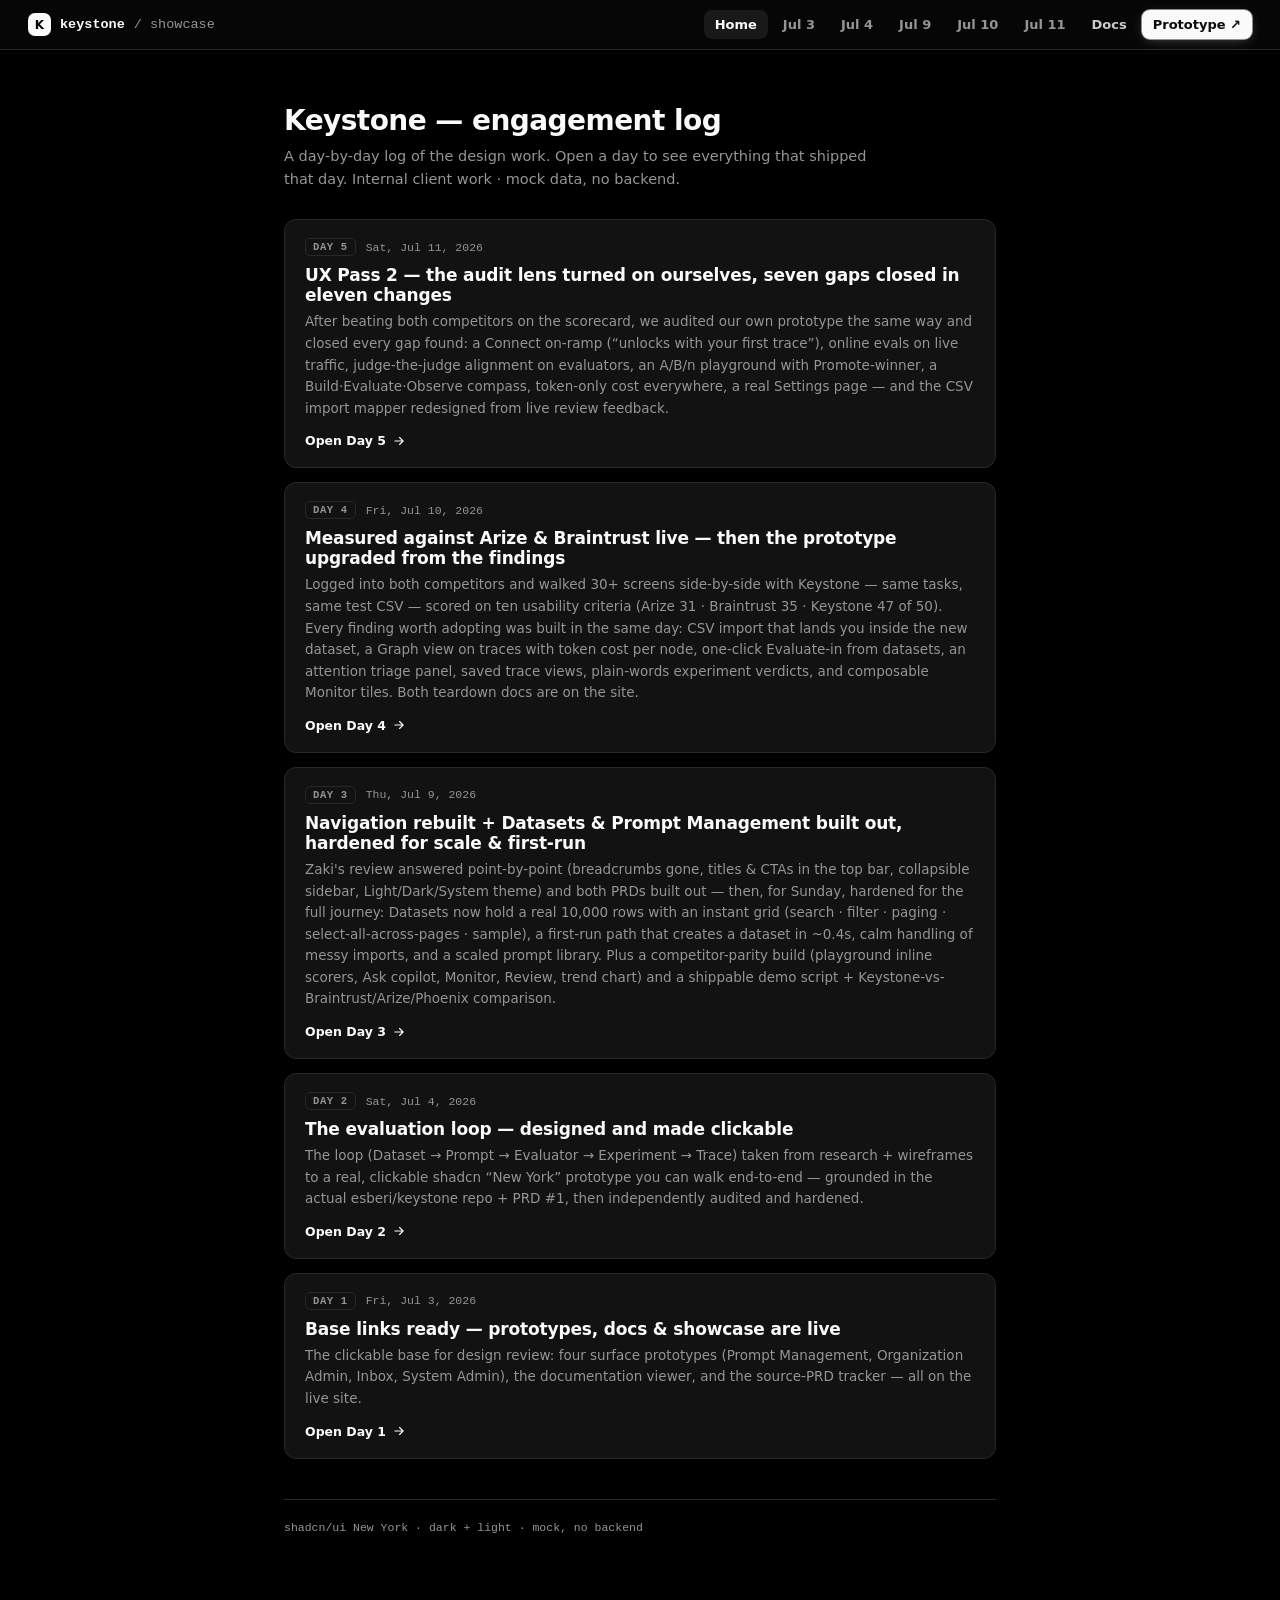
<file: docs/index.html>
<!DOCTYPE html>
<html lang="en">
<head>
<meta charset="utf-8">
<meta name="viewport" content="width=device-width, initial-scale=1">
<meta name="robots" content="noindex">
<title>Keystone — engagement log</title>
<style>
:root{
  --background:#000000; --card:#0b1220; --foreground:#f8fafc;
  --muted:#111a29; --muted-foreground:#8b96a5; --border:#1e293b; --input:#475569;
  --primary:#f8fafc; --ring:#94a3b8;
  --sans:ui-sans-serif,system-ui,"Segoe UI",Inter,Roboto,sans-serif;
  --mono:ui-monospace,"Cascadia Mono",Consolas,Menlo,monospace;
}
*{box-sizing:border-box;margin:0;padding:0}
body{font-family:var(--sans);background:var(--background);color:var(--foreground);-webkit-font-smoothing:antialiased;min-height:100vh;padding:0 0 80px;filter:grayscale(1)}
a{color:#cbd5e1}
.wrap{max-width:760px;margin:0 auto;padding:34px 24px 0}
/* shared top nav */
.topnav{position:sticky;top:0;z-index:50;display:flex;align-items:center;justify-content:space-between;gap:14px;padding:10px clamp(14px,4vw,28px);background:rgba(2,8,23,.86);backdrop-filter:blur(8px);-webkit-backdrop-filter:blur(8px);border-bottom:1px solid var(--border)}
.topnav .brand{display:flex;align-items:center;gap:9px;font-family:var(--mono);font-size:13.5px;font-weight:600;color:var(--foreground);text-decoration:none;flex:none}
.topnav .brand .g{width:23px;height:23px;border-radius:7px;background:var(--primary);color:var(--background);display:grid;place-items:center;font-weight:800;font-family:var(--sans);font-size:12px}
.topnav .brand .sub{color:var(--muted-foreground);font-weight:400}
.topnav .navlinks{display:flex;align-items:center;gap:4px;flex-wrap:wrap;justify-content:flex-end}
.topnav a.nl{font-size:13px;font-weight:550;color:var(--muted-foreground);text-decoration:none;padding:7px 11px;border-radius:8px;transition:background .15s,color .15s;white-space:nowrap}
.topnav a.nl:hover{color:var(--foreground);background:var(--muted)}
.topnav a.nl.on{color:var(--foreground);background:var(--muted)}
.topnav a.nl.docs{color:#5eead4}
.topnav a.nl.docs:hover,.topnav a.nl.docs.on{color:#99f6e4;background:rgba(45,212,191,.12)}
.topnav a.nl.proto{color:#0a0a0a;background:#fafafa;font-weight:650;box-shadow:0 0 0 1px rgba(255,255,255,.5),0 3px 14px -4px rgba(255,255,255,.35)}
.topnav a.nl.proto:hover{background:#e5e5e5}
@media(max-width:640px){.topnav{gap:8px;padding:9px 12px}.topnav .brand .sub{display:none}.topnav a.nl{padding:6px 8px;font-size:12px}}
h1{font-size:28px;font-weight:700;letter-spacing:-.02em;margin:20px 0 8px}
.lede{font-size:14.5px;color:var(--muted-foreground);max-width:600px;line-height:1.6}
.lede .mut{color:var(--muted-foreground)}
/* day log list */
.log{margin-top:28px;display:flex;flex-direction:column;gap:14px}
.logitem{display:block;text-decoration:none;color:inherit;background:var(--card);border:1px solid var(--border);border-radius:12px;padding:18px 20px;transition:border-color .16s,transform .08s,box-shadow .16s}
.logitem:hover{border-color:var(--input);transform:translateY(-2px);box-shadow:0 12px 30px -12px rgba(0,0,0,.7)}
.logtop{display:flex;align-items:center;gap:10px;flex-wrap:wrap}
.logn{font-family:var(--mono);font-size:10.5px;font-weight:700;letter-spacing:.06em;text-transform:uppercase;color:var(--muted-foreground);border:1px solid var(--border);border-radius:5px;padding:2px 7px}
.logdate{font-family:var(--mono);font-size:11.5px;color:var(--muted-foreground)}
.logitem h2{font-size:17px;font-weight:650;margin:9px 0 6px;letter-spacing:-.01em;color:var(--foreground)}
.logitem p{font-size:13.5px;color:var(--muted-foreground);line-height:1.6}
.logopen{margin-top:14px;font-size:12.5px;font-weight:600;color:var(--foreground);display:inline-flex;align-items:center;gap:4px}
footer{margin-top:40px;font-family:var(--mono);font-size:11.5px;color:var(--muted-foreground);border-top:1px solid var(--border);padding-top:18px;line-height:1.8}
</style>
</head>
<body>
<header class="topnav">
  <a class="brand" href="index.html"><span class="g">K</span>keystone <span class="sub">/ showcase</span></a>
  <div class="navlinks">
    <a class="nl" data-page="index.html" href="index.html">Home</a>
    <a class="nl" data-page="day-1.html" href="day-1.html">Jul 3</a>
    <a class="nl" data-page="day-2.html" href="day-2.html">Jul 4</a>
    <a class="nl" data-page="day-3.html" href="day-3.html">Jul 9</a>
    <a class="nl" data-page="day-4.html" href="day-4.html">Jul 10</a>
    <a class="nl" data-page="day-5.html" href="day-5.html">Jul 11</a>
    <a class="nl docs" data-page="docs.html" href="docs.html">Docs</a>
    <a class="nl proto" href="keystone/" target="_blank" rel="noopener">Prototype ↗</a>
  </div>
</header>
<div class="wrap">
  <h1>Keystone — engagement log</h1>
  <p class="lede">A day-by-day log of the design work. Open a day to see everything that shipped that day. <span class="mut">Internal client work · mock data, no backend.</span></p>
  <div class="log" id="log"></div>
  <footer>shadcn/ui New York · dark + light · mock, no backend</footer>
</div>
<script>
'use strict';
/* Engagement day log — one entry per day, newest first. daily-ship-update appends a day here. */
const DAYS=[
 { n:1, date:'2026-07-03', page:'day-1.html',
   title:'Base links ready — prototypes, docs & showcase are live',
   summary:'The clickable base for design review: four surface prototypes (Prompt Management, Organization Admin, Inbox, System Admin), the documentation viewer, and the source-PRD tracker — all on the live site.' },
 { n:2, date:'2026-07-04', page:'day-2.html',
   title:'The evaluation loop — designed and made clickable',
   summary:'The loop (Dataset → Prompt → Evaluator → Experiment → Trace) taken from research + wireframes to a real, clickable shadcn “New York” prototype you can walk end-to-end — grounded in the actual esberi/keystone repo + PRD #1, then independently audited and hardened.' },
 { n:3, date:'2026-07-09', page:'day-3.html',
   title:'Navigation rebuilt + Datasets & Prompt Management built out, hardened for scale & first-run',
   summary:'Zaki\'s review answered point-by-point (breadcrumbs gone, titles & CTAs in the top bar, collapsible sidebar, Light/Dark/System theme) and both PRDs built out — then, for Sunday, hardened for the full journey: Datasets now hold a real 10,000 rows with an instant grid (search · filter · paging · select-all-across-pages · sample), a first-run path that creates a dataset in ~0.4s, calm handling of messy imports, and a scaled prompt library. Plus a competitor-parity build (playground inline scorers, Ask copilot, Monitor, Review, trend chart) and a shippable demo script + Keystone-vs-Braintrust/Arize/Phoenix comparison.' },
 { n:4, date:'2026-07-10', page:'day-4.html',
   title:'Measured against Arize & Braintrust live — then the prototype upgraded from the findings',
   summary:'Logged into both competitors and walked 30+ screens side-by-side with Keystone — same tasks, same test CSV — scored on ten usability criteria (Arize 31 · Braintrust 35 · Keystone 47 of 50). Every finding worth adopting was built in the same day: CSV import that lands you inside the new dataset, a Graph view on traces with token cost per node, one-click Evaluate-in from datasets, an attention triage panel, saved trace views, plain-words experiment verdicts, and composable Monitor tiles. Both teardown docs are on the site.' },
 { n:5, date:'2026-07-11', page:'day-5.html',
   title:'UX Pass 2 — the audit lens turned on ourselves, seven gaps closed in eleven changes',
   summary:'After beating both competitors on the scorecard, we audited our own prototype the same way and closed every gap found: a Connect on-ramp (“unlocks with your first trace”), online evals on live traffic, judge-the-judge alignment on evaluators, an A/B/n playground with Promote-winner, a Build·Evaluate·Observe compass, token-only cost everywhere, a real Settings page — and the CSV import mapper redesigned from live review feedback.' },
];
(function(){
 const MO=['Jan','Feb','Mar','Apr','May','Jun','Jul','Aug','Sep','Oct','Nov','Dec'];
 const DOW=['Sun','Mon','Tue','Wed','Thu','Fri','Sat'];
 const dow=d=>DOW[new Date(d+'T00:00:00').getDay()];
 const fmt=d=>{const p=d.split('-');return MO[+p[1]-1]+' '+(+p[2])+', '+p[0];};
 const esc=s=>String(s).replace(/&/g,'&amp;').replace(/</g,'&lt;').replace(/>/g,'&gt;');
 const arrow='<svg width="14" height="14" viewBox="0 0 24 24" fill="none" stroke="currentColor" stroke-width="2" stroke-linecap="round" stroke-linejoin="round" style="margin-left:2px"><path d="M5 12h14M13 6l6 6-6 6"/></svg>';
 document.getElementById('log').innerHTML=[...DAYS].reverse().map(function(d){return '<a class="logitem" href="'+d.page+'"><div class="logtop"><span class="logn">Day '+d.n+'</span><span class="logdate">'+dow(d.date)+', '+fmt(d.date)+'</span></div><h2>'+esc(d.title)+'</h2><p>'+esc(d.summary)+'</p><div class="logopen">Open Day '+d.n+' '+arrow+'</div></a>';}).join('');
})();
</script>
<script>(function(){var p=(location.pathname.split('/').pop()||'index.html');if(p==='day-2-walkthrough.html')p='day-2.html';document.querySelectorAll('.topnav a.nl[data-page]').forEach(function(a){if(a.getAttribute('data-page')===p)a.classList.add('on');});})();</script>
</body>
</html>
</file>
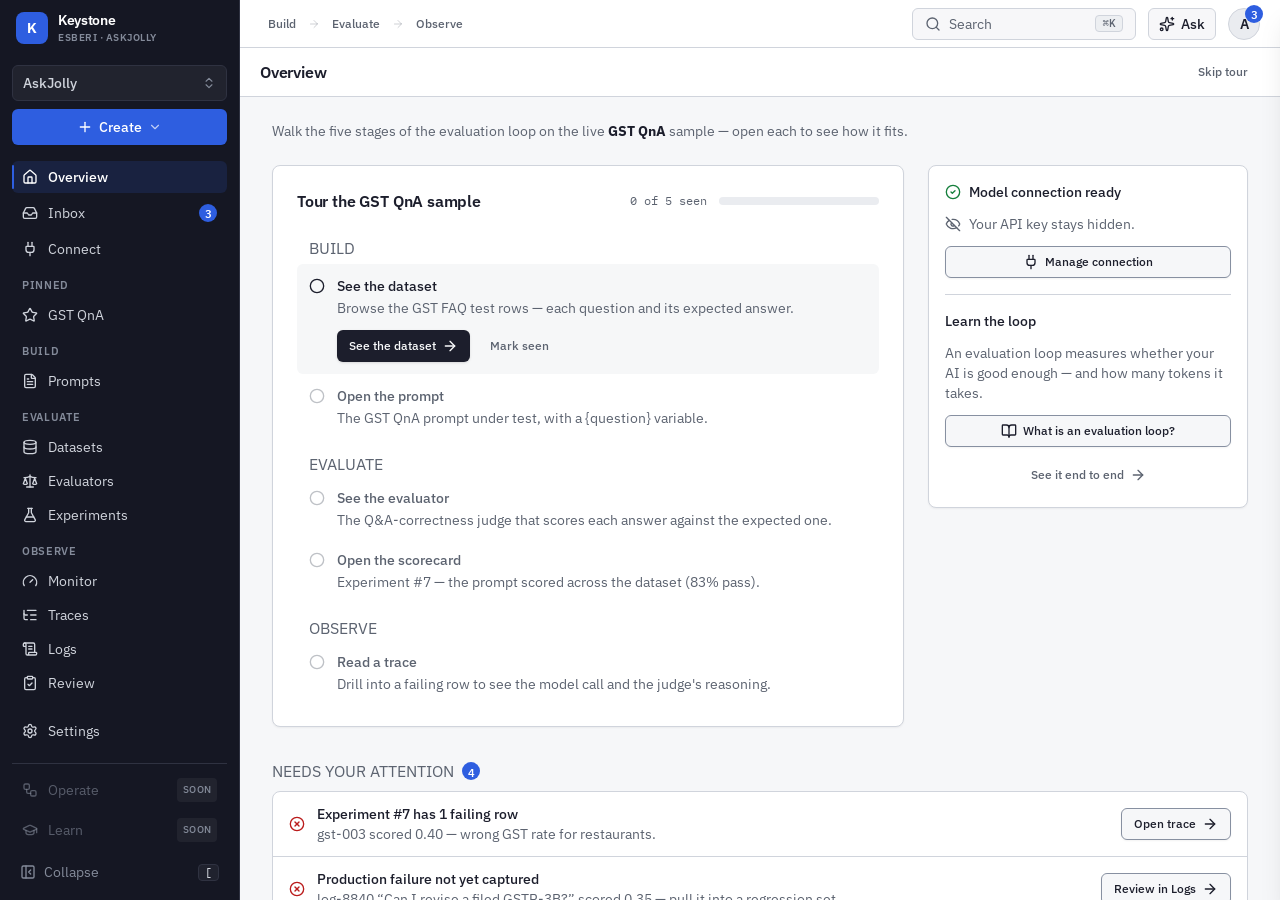
<file: docs/keystone/index.html>
<!doctype html>
<html lang="en" class="dark">
  <head>
    <meta charset="UTF-8" />
    <link rel="icon" type="image/svg+xml" href="./favicon.svg" />
    <meta name="viewport" content="width=device-width, initial-scale=1.0" />
    <link rel="preconnect" href="https://fonts.googleapis.com" />
    <link rel="preconnect" href="https://fonts.gstatic.com" crossorigin />
    <link
      href="https://fonts.googleapis.com/css2?family=IBM+Plex+Mono:wght@400;500;600&family=IBM+Plex+Sans:wght@400;500;600;700&display=swap"
      rel="stylesheet"
    />
    <title>Keystone</title>
    <script type="module" crossorigin src="./assets/index-GHhfxn6G.js"></script>
    <link rel="stylesheet" crossorigin href="./assets/index-CJ2dcxrI.css">
  </head>
  <body>
    <div id="root"></div>
  </body>
</html>
</file>
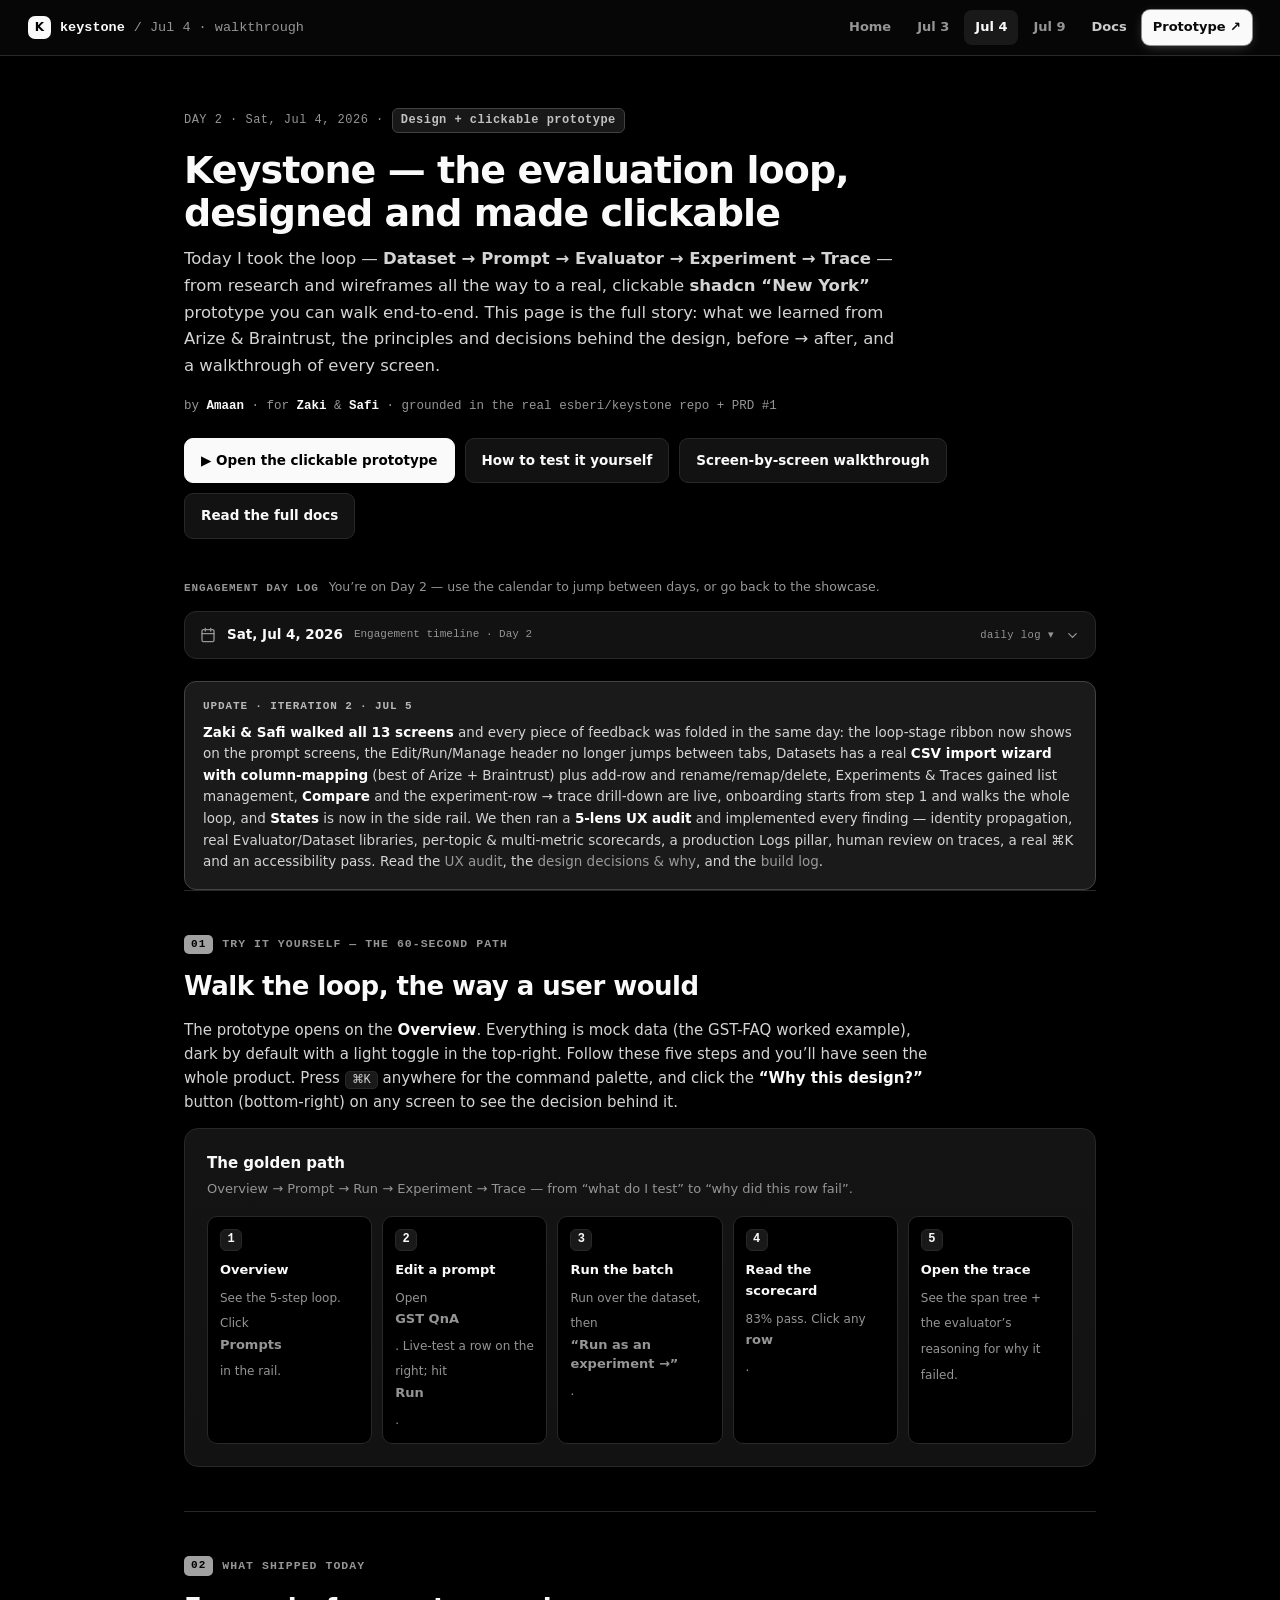
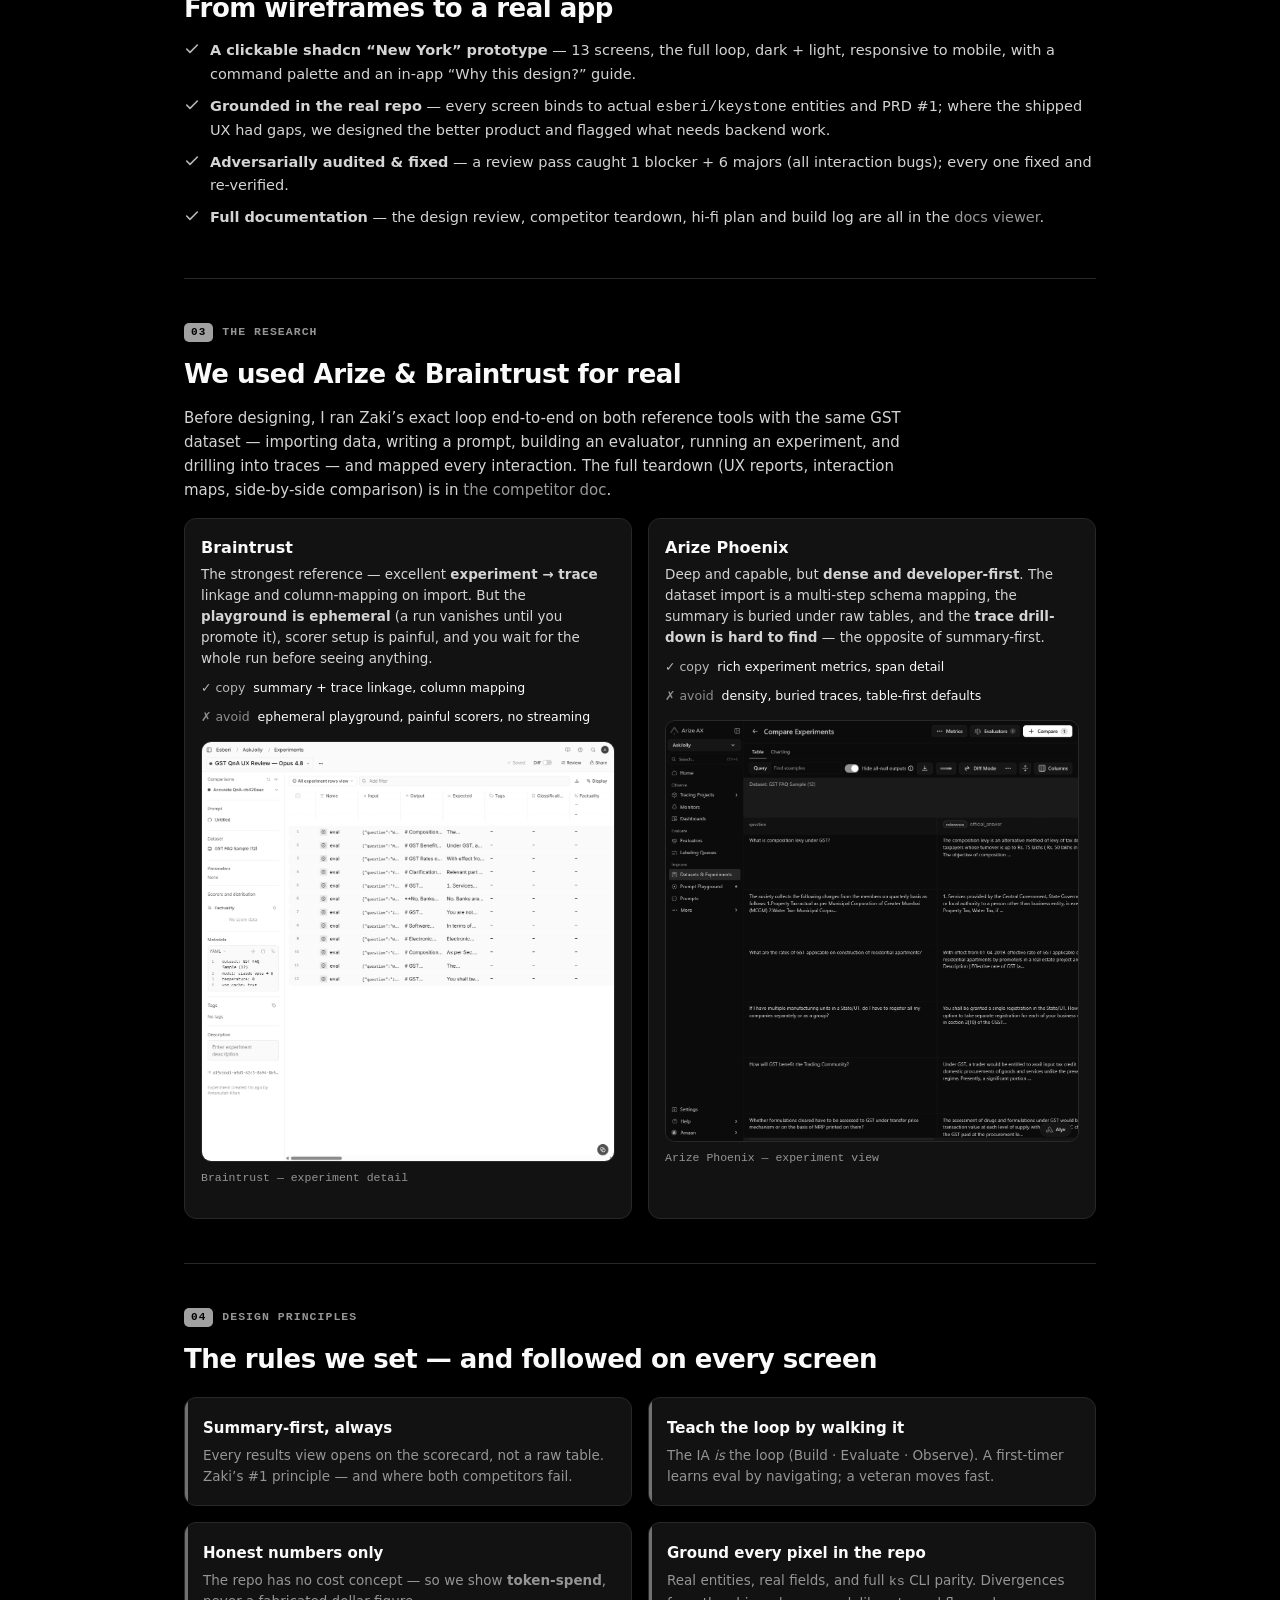
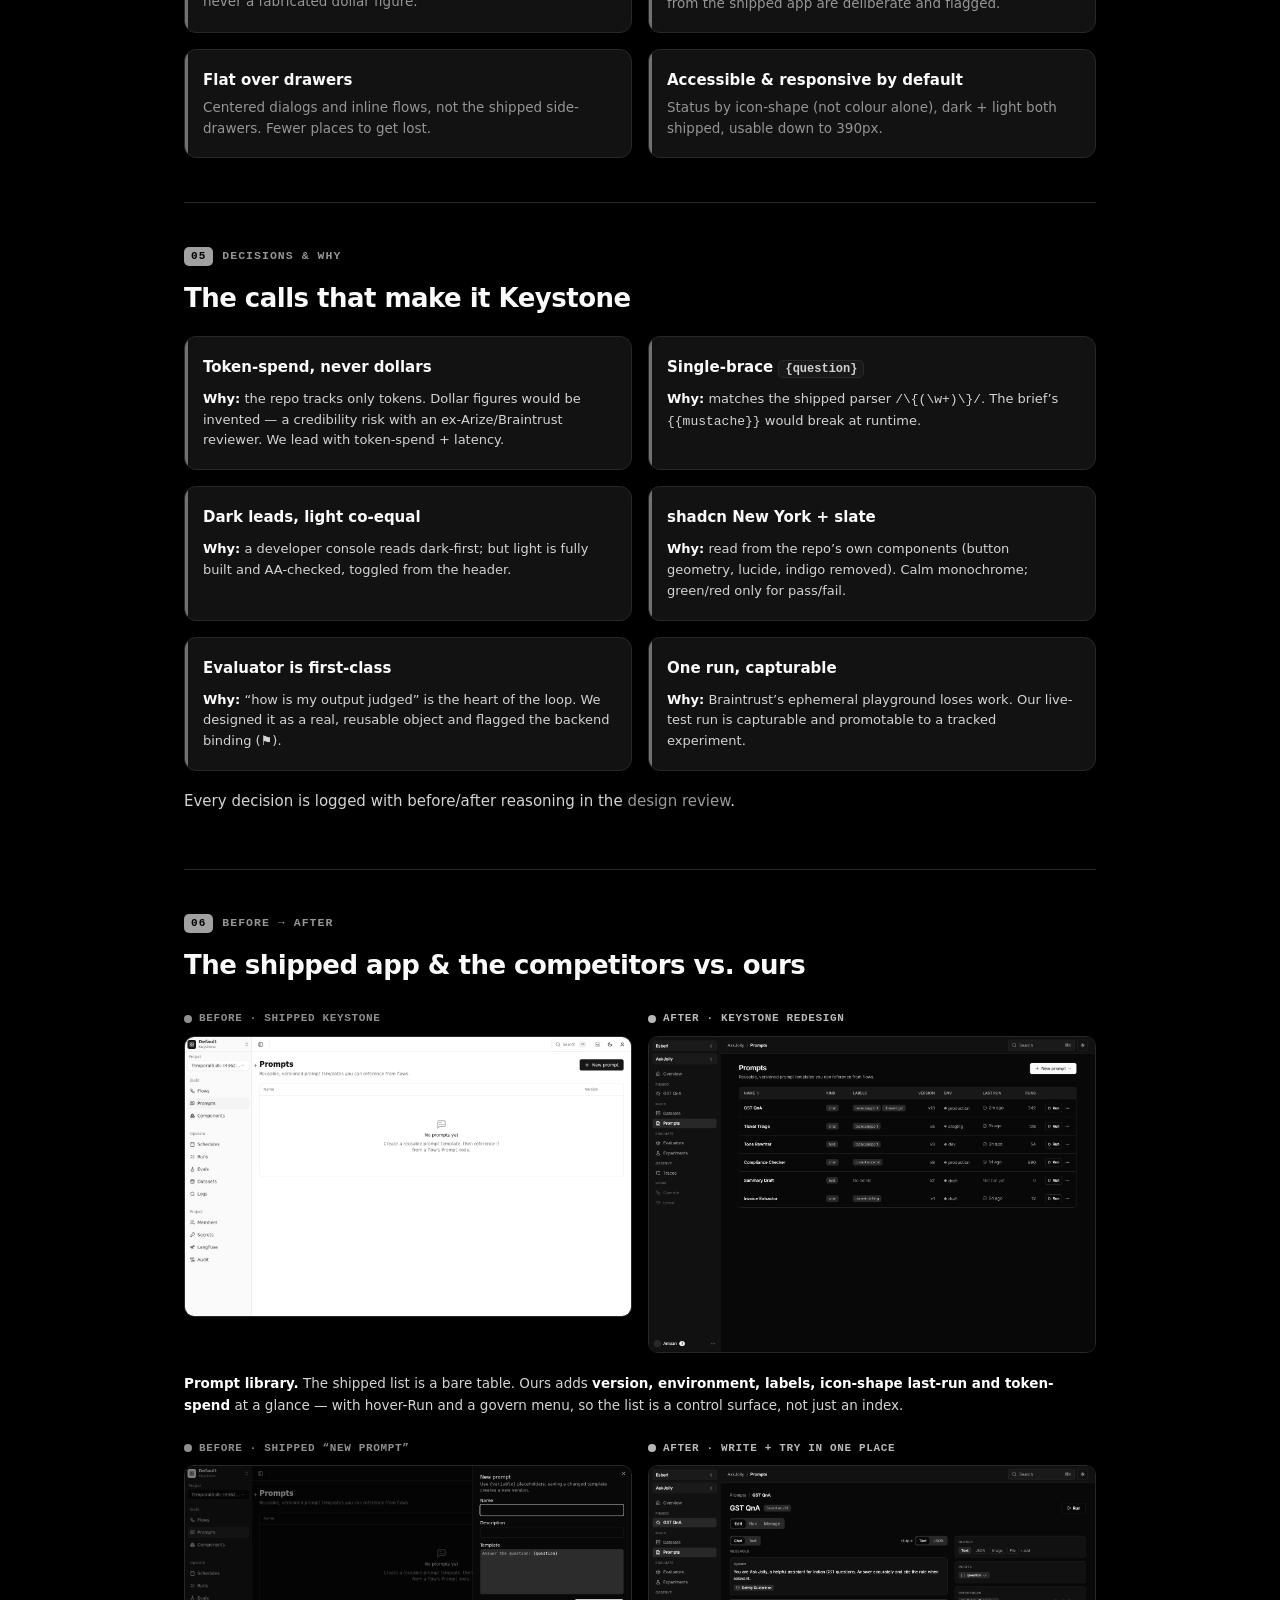
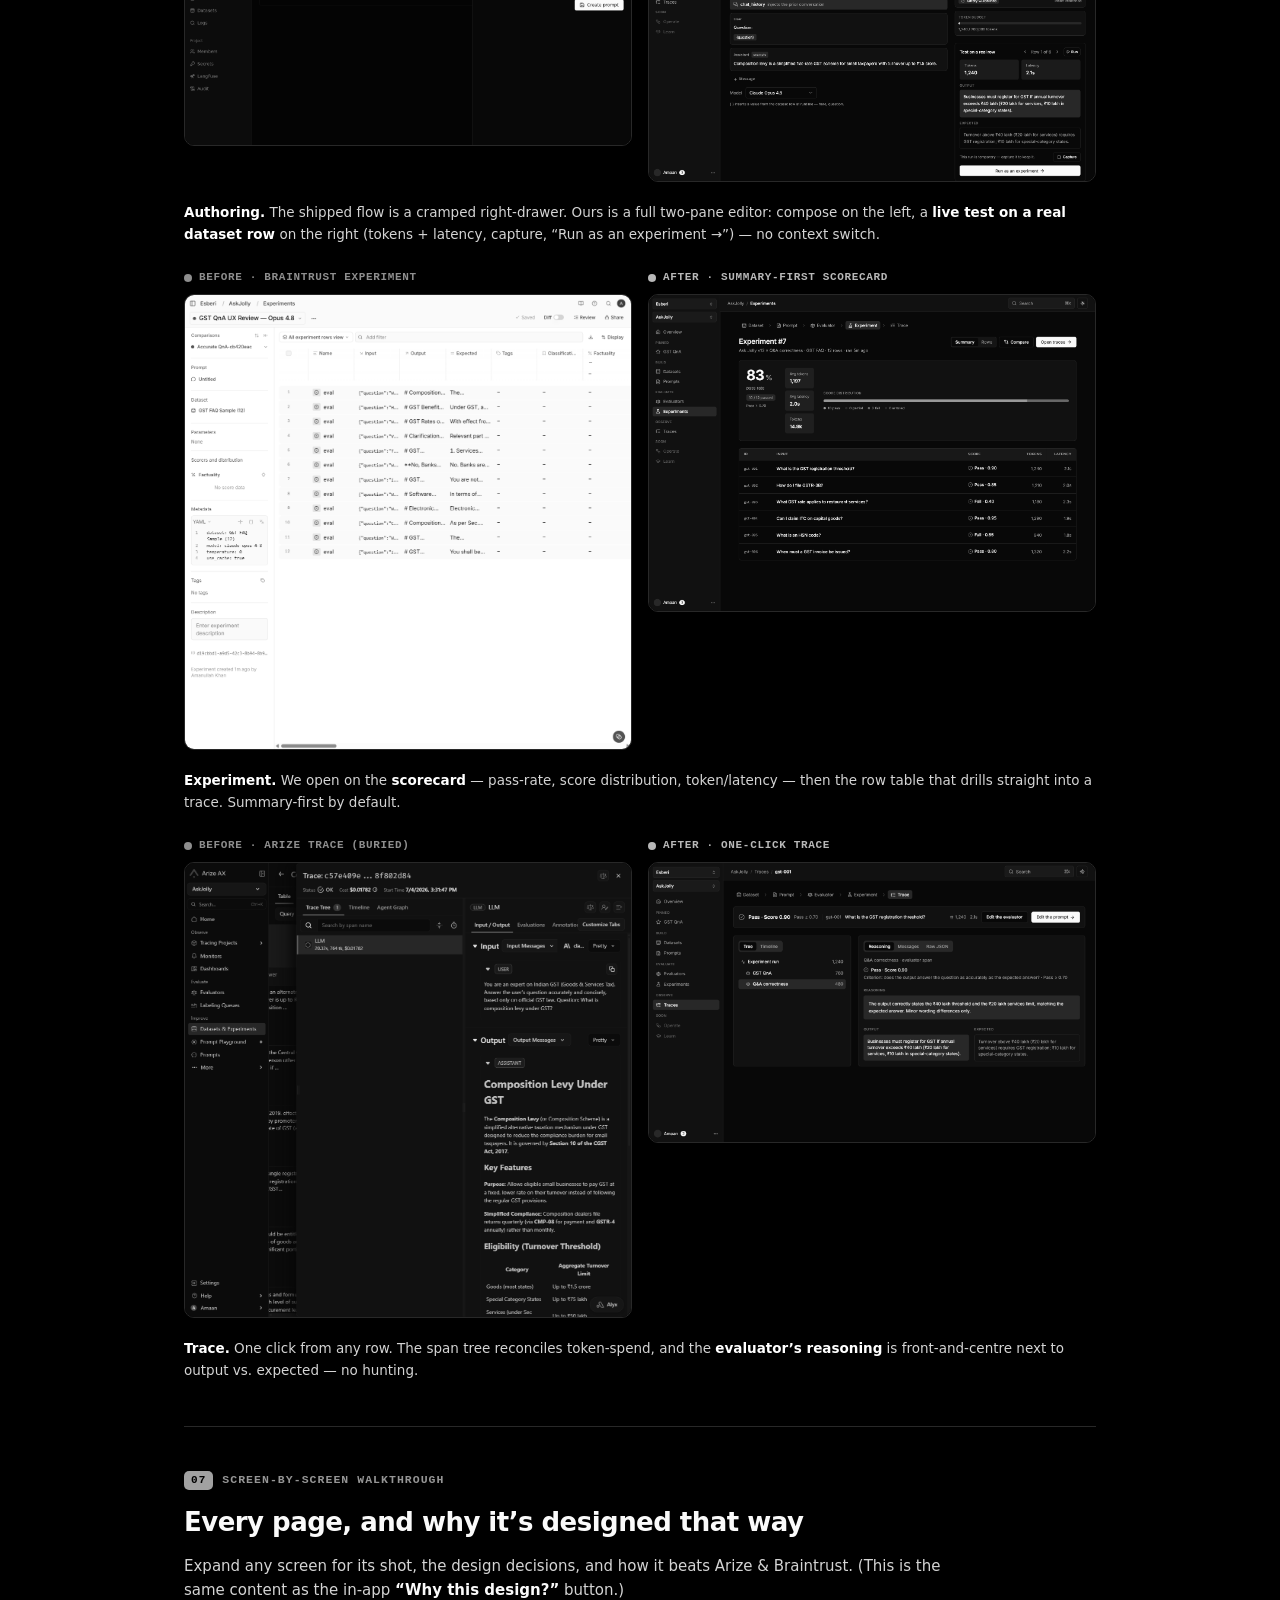
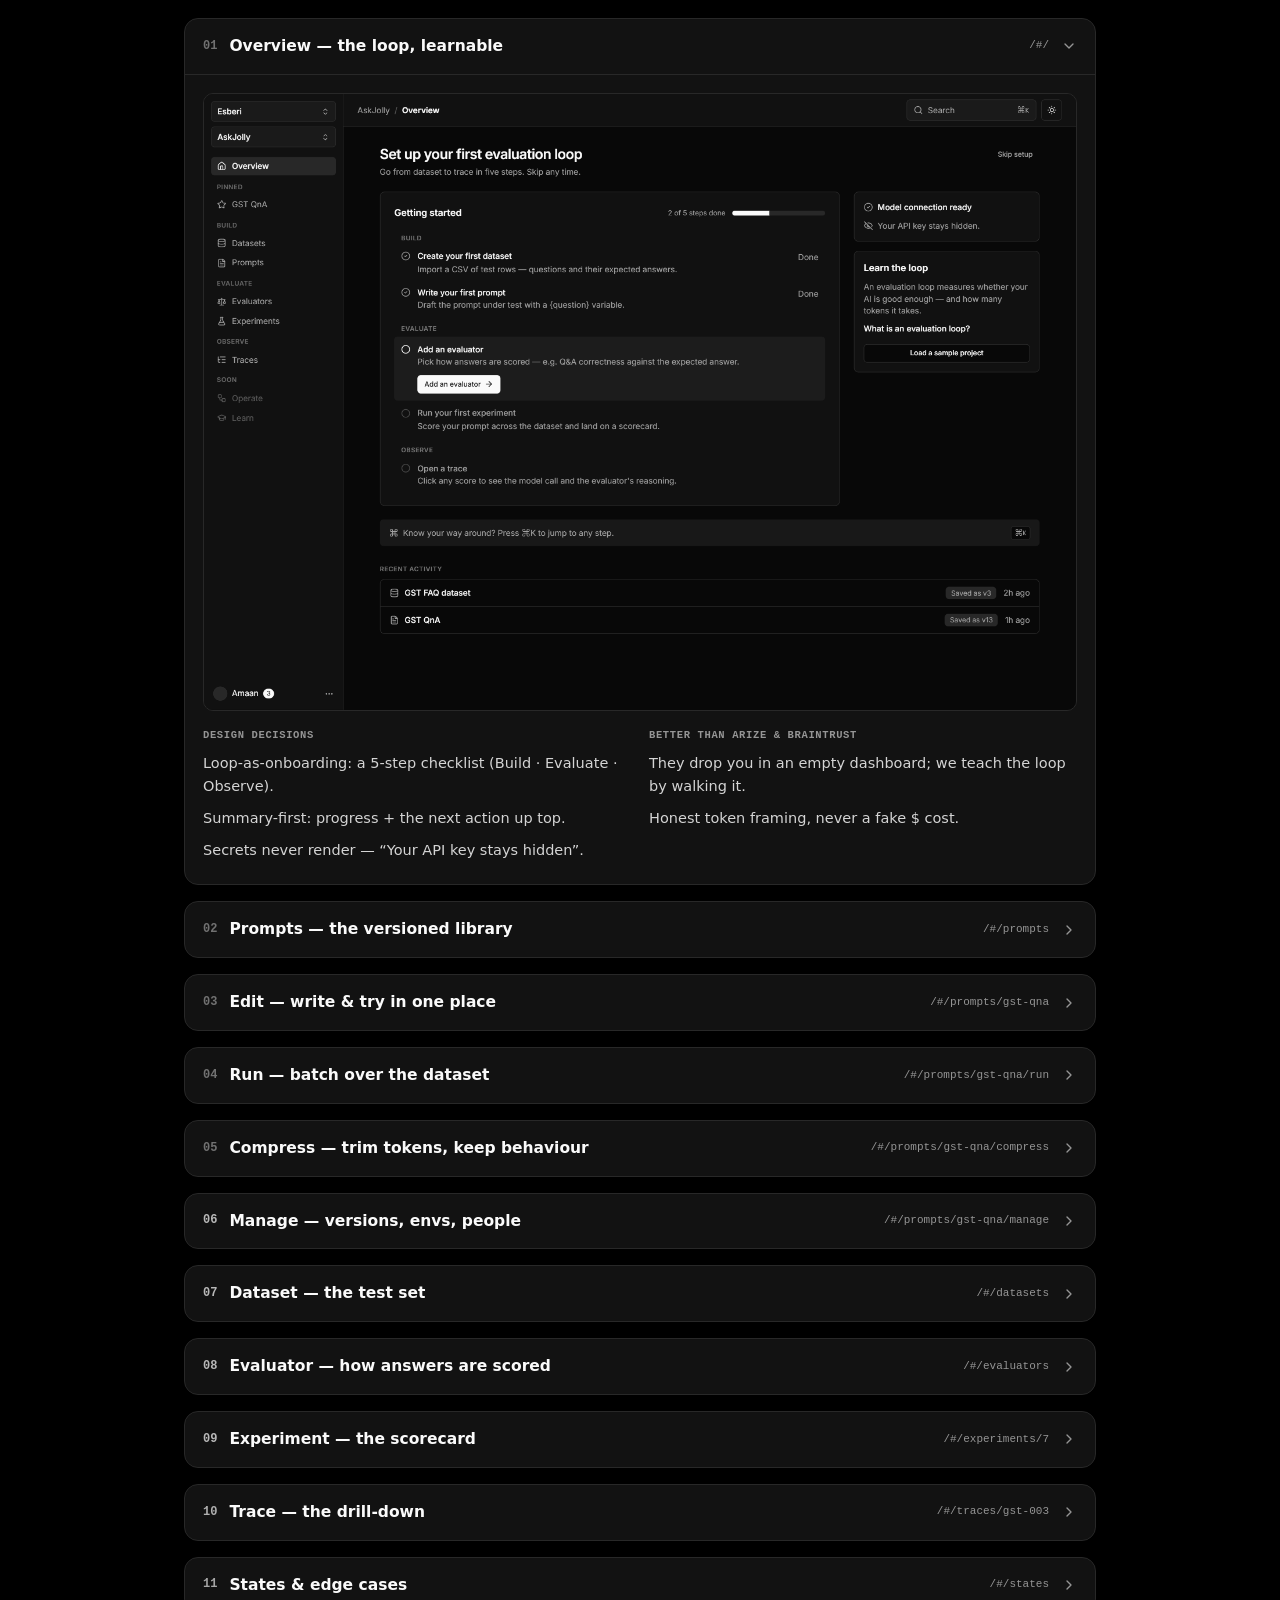
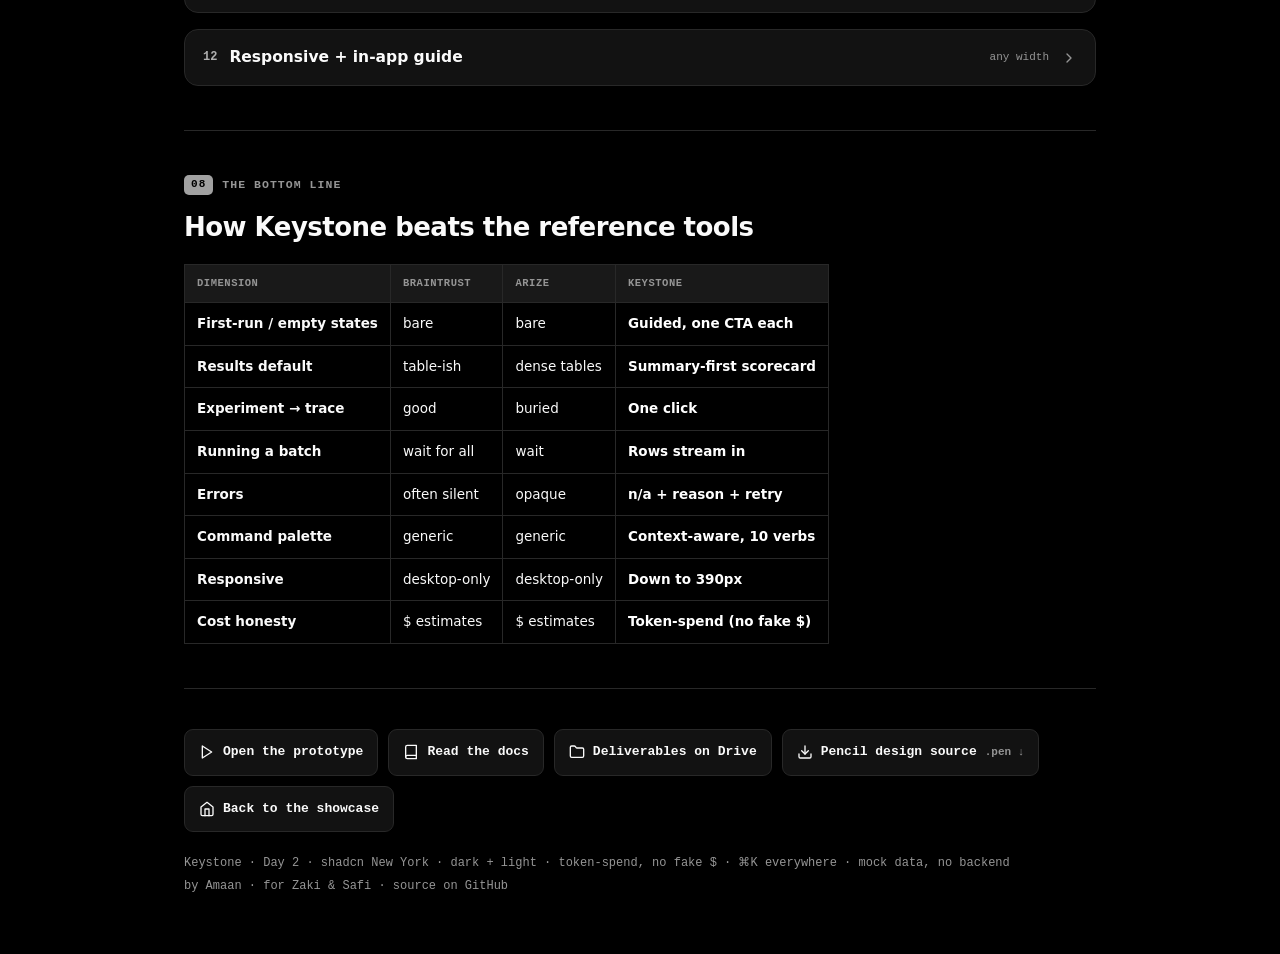
<file: docs/day-2-walkthrough.html>
<!DOCTYPE html>
<html lang="en">
<head>
<meta charset="utf-8">
<meta name="viewport" content="width=device-width, initial-scale=1">
<meta name="robots" content="noindex">
<title>Keystone — Day 2 · Walkthrough</title>
<style>
:root{
  --background:#000000; --card:#0b1220; --foreground:#f8fafc;
  --muted:#111a29; --muted-foreground:#8b96a5; --border:#1e293b; --input:#475569;
  --primary:#f8fafc; --ring:#94a3b8;
  --prompts:#8b5cf6; --inbox:#f59e0b; --platform:#22d3ee; --org:#4ade80; --pass:#4ade80; --fail:#f87171;
  --sans:ui-sans-serif,system-ui,"Segoe UI",Inter,Roboto,sans-serif;
  --mono:ui-monospace,"Cascadia Mono",Consolas,Menlo,monospace;
}
*{box-sizing:border-box;margin:0;padding:0}
body{font-family:var(--sans);background:var(--background);color:var(--foreground);-webkit-font-smoothing:antialiased;line-height:1.6;filter:grayscale(1)}
a{color:#cbd5e1}
a{color:#a78bfa;text-decoration:none}
.wrap{max-width:960px;margin:0 auto;padding:0 24px}
/* shared top nav */
.topnav{position:sticky;top:0;z-index:50;display:flex;align-items:center;justify-content:space-between;gap:14px;padding:10px clamp(14px,4vw,28px);background:rgba(2,8,23,.86);backdrop-filter:blur(8px);-webkit-backdrop-filter:blur(8px);border-bottom:1px solid var(--border)}
.topnav .brand{display:flex;align-items:center;gap:9px;font-family:var(--mono);font-size:13.5px;font-weight:600;color:var(--foreground);text-decoration:none;flex:none}
.topnav .brand .g{width:23px;height:23px;border-radius:7px;background:var(--primary);color:var(--background);display:grid;place-items:center;font-weight:800;font-family:var(--sans);font-size:12px}
.topnav .brand .sub{color:var(--muted-foreground);font-weight:400}
.topnav .navlinks{display:flex;align-items:center;gap:4px;flex-wrap:wrap;justify-content:flex-end}
.topnav a.nl{font-size:13px;font-weight:550;color:var(--muted-foreground);text-decoration:none;padding:7px 11px;border-radius:8px;transition:background .15s,color .15s;white-space:nowrap}
.topnav a.nl:hover{color:var(--foreground);background:var(--muted)}
.topnav a.nl.on{color:var(--foreground);background:var(--muted)}
.topnav a.nl.docs{color:#5eead4}
.topnav a.nl.docs:hover,.topnav a.nl.docs.on{color:#99f6e4;background:rgba(45,212,191,.12)}
.topnav a.nl.proto{color:#0a0a0a;background:#fafafa;font-weight:650;box-shadow:0 0 0 1px rgba(255,255,255,.5),0 3px 14px -4px rgba(255,255,255,.35)}
.topnav a.nl.proto:hover{background:#e5e5e5}
@media(max-width:640px){.topnav{gap:8px;padding:9px 12px}.topnav .brand .sub{display:none}.topnav a.nl{padding:6px 8px;font-size:12px}}
img{max-width:100%;display:block}
/* top bar */
.top{position:sticky;top:0;z-index:20;background:rgba(2,8,23,.86);backdrop-filter:blur(8px);border-bottom:1px solid var(--border)}
.topin{max-width:960px;margin:0 auto;padding:12px 24px;display:flex;align-items:center;gap:12px}
.home{display:flex;align-items:center;gap:9px;color:var(--muted-foreground);font-family:var(--mono);font-size:12.5px}
.home .g{width:24px;height:24px;border-radius:7px;background:var(--primary);color:var(--background);display:grid;place-items:center;font-weight:800}
.home:hover{color:var(--foreground)}
.topsp{flex:1}
.topcta{font-size:12.5px;font-weight:600;color:var(--foreground);border:1px solid var(--border);border-radius:7px;padding:7px 12px}
.topcta:hover{background:var(--muted);border-color:var(--input)}
.topcta.pri{background:var(--primary);color:var(--background);border-color:var(--primary)}
.topcta.pri:hover{opacity:.9}
/* hero */
.hero{padding:52px 0 8px}
.kick{font-family:var(--mono);font-size:12px;letter-spacing:.04em;color:var(--muted-foreground);display:flex;align-items:center;gap:8px}
.kick .pill{background:#231605;color:#fbbf24;border:1px solid #78350f;border-radius:6px;padding:2px 8px;font-weight:700}
h1{font-size:38px;font-weight:750;letter-spacing:-.025em;margin:16px 0 12px;line-height:1.12}
.lede{font-size:16.5px;color:#cbd5e1;max-width:720px;line-height:1.62}
.by{margin-top:16px;font-family:var(--mono);font-size:12.5px;color:var(--muted-foreground)}
.by b{color:var(--foreground);font-weight:600}
.herocta{display:flex;flex-wrap:wrap;gap:10px;margin-top:22px}
.btn{display:inline-flex;align-items:center;gap:8px;font-size:13.5px;font-weight:600;border-radius:9px;padding:11px 16px;border:1px solid var(--border);color:var(--foreground);background:var(--card);transition:background .15s,border-color .15s,transform .08s}
.btn:hover{background:var(--muted);border-color:var(--input);transform:translateY(-1px)}
.btn.pri{background:var(--primary);color:var(--background);border-color:var(--primary)}
.btn.pri:hover{opacity:.92}
/* section */
section{padding:44px 0;border-top:1px solid var(--border)}
.eyebrow{font-family:var(--mono);font-size:11.5px;font-weight:700;letter-spacing:.09em;text-transform:uppercase;color:var(--muted-foreground);display:flex;align-items:center;gap:9px}
.eyebrow .num{color:var(--background);background:var(--ring);border-radius:5px;padding:1px 7px;font-size:11px}
h2{font-size:26px;font-weight:700;letter-spacing:-.02em;margin:12px 0 10px}
h3{font-size:17px;font-weight:650;margin:26px 0 8px}
p.body{font-size:15px;color:#cbd5e1;max-width:760px;margin-bottom:12px}
p.body b{color:var(--foreground);font-weight:650}
.mono{font-family:var(--mono)}
.tokchip{font-family:var(--mono);font-size:12px;background:var(--muted);border:1px solid var(--border);border-radius:5px;padding:1px 6px;color:#e7c6ff}
/* flow steps (how to test) */
.flowbox{margin-top:14px;border:1px solid var(--border);border-radius:14px;background:linear-gradient(180deg,#0d1424,#0b1220);padding:22px}
.flowbox .fh{font-size:15px;font-weight:650;margin-bottom:4px}
.flowbox .fs{font-size:13px;color:var(--muted-foreground);margin-bottom:16px}
.steps{display:grid;grid-template-columns:repeat(5,1fr);gap:10px}
@media(max-width:760px){.steps{grid-template-columns:1fr 1fr}}
.step{background:var(--background);border:1px solid var(--border);border-radius:10px;padding:12px}
.step .sn{width:22px;height:22px;border-radius:6px;background:var(--muted);border:1px solid var(--border);display:grid;place-items:center;font-family:var(--mono);font-size:12px;font-weight:700;color:var(--foreground);margin-bottom:9px}
.step b{font-size:13px;font-weight:650;display:block;margin-bottom:3px}
.step span{font-size:12px;color:var(--muted-foreground);line-height:1.5}
/* cards / bullets */
.bullets{list-style:none;display:flex;flex-direction:column;gap:9px;margin:6px 0 4px}
.bullets li{display:flex;gap:10px;font-size:14.5px;color:#cbd5e1}
.bullets .ic{flex:none;margin-top:2px;width:16px;height:16px}
.grid2{display:grid;grid-template-columns:1fr 1fr;gap:16px;margin-top:16px}
@media(max-width:760px){.grid2{grid-template-columns:1fr}}
.card{background:var(--card);border:1px solid var(--border);border-radius:12px;padding:18px;position:relative;overflow:hidden}
.card::before{content:"";position:absolute;left:0;top:0;bottom:0;width:3px;background:var(--accent,var(--ring))}
.card .t{font-size:15px;font-weight:650;margin-bottom:5px}
.card .w{font-size:13.5px;color:var(--muted-foreground);line-height:1.55}
.card .why{margin-top:10px;font-size:13px;color:#cbd5e1}
.card .why b{color:#fff}
.dec{--accent:var(--prompts)}
/* competitor two-up */
.compare{display:grid;grid-template-columns:1fr 1fr;gap:16px;margin-top:16px}
@media(max-width:760px){.compare{grid-template-columns:1fr}}
.crev{background:var(--card);border:1px solid var(--border);border-radius:12px;padding:16px}
.crev h3{margin:0 0 4px;font-size:16px}
.crev .verdict{font-size:13.5px;color:#cbd5e1;line-height:1.55}
.crev .row{display:flex;gap:8px;font-size:12.5px;margin-top:9px}
.tagok{color:#4ade80} .tagno{color:#f87171}
figure{margin:14px 0}
figure img{border:1px solid var(--border);border-radius:10px;background:var(--muted)}
figcaption{font-family:var(--mono);font-size:11.5px;color:var(--muted-foreground);margin-top:7px}
.imgrow{display:grid;grid-template-columns:1fr 1fr;gap:14px}
@media(max-width:760px){.imrow{grid-template-columns:1fr}}
/* before/after */
.ba{margin-top:18px}
.ba .pair{display:grid;grid-template-columns:1fr 1fr;gap:16px;align-items:start}
@media(max-width:760px){.ba .pair{grid-template-columns:1fr}}
.ba .side .lbl{font-family:var(--mono);font-size:11px;font-weight:700;letter-spacing:.06em;text-transform:uppercase;display:inline-flex;align-items:center;gap:7px;margin-bottom:8px}
.ba .before .lbl{color:#f87171}.ba .before .lbl::before{content:"";width:8px;height:8px;border-radius:99px;background:#f87171}
.ba .after .lbl{color:#4ade80}.ba .after .lbl::before{content:"";width:8px;height:8px;border-radius:99px;background:#4ade80}
.ba img{border:1px solid var(--border);border-radius:10px}
.ba .cap{font-size:13.5px;color:#cbd5e1;margin-top:20px}
.ba .cap b{color:#fff}
/* walkthrough */
.wt{border:1px solid var(--border);border-radius:14px;background:var(--card);overflow:hidden;margin-top:16px}
.wt>summary{list-style:none;cursor:pointer;display:flex;align-items:center;gap:12px;padding:15px 18px;user-select:none}
.wt>summary::-webkit-details-marker{display:none}
.wt>summary:hover{background:var(--muted)}
.wt .wn{font-family:var(--mono);font-size:12px;font-weight:700;color:var(--accent);flex:none}
.wt .wtt{font-size:15.5px;font-weight:650;flex:1;min-width:0}
.wt .route{font-family:var(--mono);font-size:11px;color:var(--muted-foreground);flex:none}
.wt .chev{flex:none;width:16px;height:16px;stroke:var(--muted-foreground);stroke-width:2;fill:none;stroke-linecap:round;stroke-linejoin:round;transition:transform .18s}
.wt[open] .chev{transform:rotate(90deg)}
.wtbody{border-top:1px solid var(--border);padding:18px}
.wtbody .shot{border:1px solid var(--border);border-radius:10px;margin-bottom:16px}
.wtcols{display:grid;grid-template-columns:1fr 1fr;gap:18px}
@media(max-width:680px){.wtcols{grid-template-columns:1fr}}
.wtcols h4{font-family:var(--mono);font-size:10.5px;font-weight:700;letter-spacing:.06em;text-transform:uppercase;color:var(--muted-foreground);margin-bottom:8px}
.p1{--accent:var(--prompts)}.p2{--accent:var(--org)}.p3{--accent:var(--inbox)}.p4{--accent:var(--platform)}
/* scorecard */
.score{width:100%;border-collapse:collapse;margin-top:16px;font-size:13.5px;display:block;overflow-x:auto}
.score th,.score td{border:1px solid var(--border);padding:10px 12px;text-align:left;vertical-align:top}
.score th{background:var(--muted);font-family:var(--mono);font-size:10.5px;letter-spacing:.05em;text-transform:uppercase;color:var(--muted-foreground);white-space:nowrap}
.score td.ks{color:#fff;font-weight:600}
.score tr td:first-child{font-weight:600;white-space:nowrap}
footer{border-top:1px solid var(--border);padding:34px 0 60px;font-family:var(--mono);font-size:12px;color:var(--muted-foreground);line-height:1.9}
footer a{color:var(--muted-foreground)}
.links{display:flex;flex-wrap:wrap;gap:10px;margin:6px 0 20px}
.linkchip{display:inline-flex;align-items:center;gap:8px;font-size:13px;font-weight:600;color:var(--foreground);background:var(--card);border:1px solid var(--border);border-radius:9px;padding:10px 14px}
.linkchip:hover{background:var(--muted);border-color:var(--input)}
.svgi{width:16px;height:16px;stroke:currentColor;fill:none;stroke-width:2;stroke-linecap:round;stroke-linejoin:round;flex:none}
.svgi.f{fill:currentColor;stroke:none}
/* engagement calendar / day navigator */
.cal{margin-top:14px;border:1px solid var(--border);border-radius:12px;background:var(--card);overflow:hidden}
.calbar{list-style:none;cursor:pointer;display:flex;align-items:center;gap:11px;padding:12px 15px;user-select:none}
.calbar::-webkit-details-marker{display:none}
.calbar:hover{background:var(--muted)}
.calbar .cicon{width:16px;height:16px;flex:none;stroke:var(--muted-foreground);fill:none;stroke-width:2;stroke-linecap:round;stroke-linejoin:round}
.caldate{font-weight:650;font-size:13.5px}
.calmeta{font-family:var(--mono);font-size:11px;color:var(--muted-foreground)}
.calsp{flex:1}
.calhint{font-family:var(--mono);font-size:10.5px;color:var(--muted-foreground);letter-spacing:.04em}
.calchev{width:15px;height:15px;flex:none;stroke:var(--muted-foreground);fill:none;stroke-width:2;stroke-linecap:round;stroke-linejoin:round;transition:transform .18s}
.cal[open] .calchev{transform:rotate(180deg)}
.calbody{border-top:1px solid var(--border);padding:14px 15px}
.daytabs{display:flex;flex-wrap:wrap;gap:8px;margin-bottom:14px}
.daytab{display:flex;flex-direction:column;gap:2px;text-align:left;background:var(--background);border:1px solid var(--border);border-radius:8px;padding:8px 12px;cursor:pointer;color:inherit;transition:background .15s,border-color .15s;min-width:104px}
.daytab:hover{background:var(--muted)}
.daytab.on{border-color:var(--input);background:var(--muted);box-shadow:inset 2px 0 0 var(--ring)}
.daytab b{font-size:13px;font-weight:650;display:flex;align-items:center;gap:6px}
.daytab .dt{font-family:var(--mono);font-size:10.5px;color:var(--muted-foreground);font-weight:400}
.daytab .doneb{color:#4ade80}
.daytab .planned{font-size:9px;font-weight:700;letter-spacing:.05em;text-transform:uppercase;color:#fbbf24;border:1px solid #78350f;background:#231605;border-radius:5px;padding:1px 5px}
.daypanel h4{font-size:14.5px;font-weight:650;color:var(--foreground);margin:0 0 3px}
.daypanel .dsum{color:var(--muted-foreground);font-size:12.5px;line-height:1.55;margin-bottom:11px}
.dayitems{list-style:none;display:flex;flex-direction:column;gap:7px}
.dayitems li{display:flex;align-items:flex-start;gap:9px;font-size:13px;color:#cbd5e1}
.dayitems .mk{flex:none;margin-top:1px;width:14px;height:14px;fill:none;stroke-width:2.4;stroke-linecap:round;stroke-linejoin:round}
.dayitems .mk.done{stroke:#4ade80}
.dayitems .mk.plan{stroke:var(--muted-foreground)}
.dayitems a{color:#a78bfa;text-decoration:none;font-weight:500}
.dayitems a:hover{text-decoration:underline}
.daypage{display:inline-flex;align-items:center;gap:6px;margin-top:13px;font-size:12.5px;font-weight:600;color:var(--foreground);text-decoration:none;border:1px solid var(--border);border-radius:6px;padding:6px 11px;transition:background .15s,border-color .15s}
.daypage:hover{background:var(--muted);border-color:var(--input)}
.daynote{margin-top:12px;font-family:var(--mono);font-size:10.5px;color:var(--muted-foreground);border-top:1px dashed var(--border);padding-top:9px;line-height:1.5}
.dayslack{margin-top:14px;border:1px solid var(--border);border-radius:8px;background:var(--background);overflow:hidden}
.dayslackhead{display:flex;align-items:center;justify-content:space-between;gap:8px;padding:8px 11px;border-bottom:1px solid var(--border);background:var(--muted)}
.dayslackhead b{font-size:10.5px;font-weight:700;letter-spacing:.06em;text-transform:uppercase;color:var(--muted-foreground)}
.slackcopy{display:inline-flex;align-items:center;gap:6px;font-size:11.5px;font-weight:600;color:var(--foreground);background:var(--card);border:1px solid var(--border);border-radius:6px;padding:4px 9px;cursor:pointer;transition:background .15s,border-color .15s,color .15s}
.slackcopy:hover{background:var(--muted);border-color:var(--input)}
.slackcopy.done{color:#4ade80;border-color:#14532d}
.slacktext{margin:0;padding:11px 13px;font-family:var(--mono);font-size:11.5px;line-height:1.6;color:#cbd5e1;white-space:pre-wrap;word-break:break-word;max-height:300px;overflow:auto}
</style>
</head>
<body>

<header class="topnav">
  <a class="brand" href="index.html"><span class="g">K</span>keystone <span class="sub">/ Jul 4 · walkthrough</span></a>
  <div class="navlinks">
    <a class="nl" data-page="index.html" href="index.html">Home</a>
    <a class="nl" data-page="day-1.html" href="day-1.html">Jul 3</a>
    <a class="nl" data-page="day-2.html" href="day-2.html">Jul 4</a>
    <a class="nl" data-page="day-3.html" href="day-3.html">Jul 9</a>
    <a class="nl docs" data-page="docs.html" href="docs.html">Docs</a>
    <a class="nl proto" href="keystone/" target="_blank" rel="noopener">Prototype ↗</a>
  </div>
</header>

<div class="wrap">

  <div class="hero">
    <div class="kick">DAY 2 · Sat, Jul 4, 2026 · <span class="pill">Design + clickable prototype</span></div>
    <h1>Keystone — the evaluation loop,<br>designed and made clickable</h1>
    <p class="lede">Today I took the loop — <b>Dataset → Prompt → Evaluator → Experiment → Trace</b> — from research and wireframes all the way to a real, clickable <b>shadcn “New York”</b> prototype you can walk end-to-end. This page is the full story: what we learned from Arize &amp; Braintrust, the principles and decisions behind the design, before → after, and a walkthrough of every screen.</p>
    <div class="by">by <b>Amaan</b> · for <b>Zaki</b> &amp; <b>Safi</b> · grounded in the real <span class="mono">esberi/keystone</span> repo + PRD&nbsp;#1</div>
    <div class="herocta">
      <a class="btn pri" href="keystone/" target="_blank" rel="noopener">▶ Open the clickable prototype</a>
      <a class="btn" href="#test">How to test it yourself</a>
      <a class="btn" href="#walk">Screen-by-screen walkthrough</a>
      <a class="btn" href="docs.html">Read the full docs</a>
    </div>
  </div>

  <!-- ENGAGEMENT DAY LOG -->
  <div style="margin:30px 0 4px;display:flex;align-items:baseline;gap:10px;flex-wrap:wrap">
    <span style="font-family:var(--mono);font-size:11px;font-weight:700;letter-spacing:.08em;text-transform:uppercase;color:var(--muted-foreground)">Engagement day log</span>
    <span style="font-size:12.5px;color:var(--muted-foreground)">You’re on Day 2 — use the calendar to jump between days, or go <a href="index.html">back to the showcase</a>.</span>
  </div>
  <details class="cal" id="cal">
    <summary class="calbar">
      <svg class="cicon" viewBox="0 0 24 24" aria-hidden="true"><rect x="3" y="4" width="18" height="18" rx="2"/><path d="M16 2v4M8 2v4M3 10h18"/></svg>
      <span class="caldate" id="calDate">—</span>
      <span class="calmeta" id="calMeta"></span>
      <span class="calsp"></span>
      <span class="calhint">daily log ▾</span>
      <svg class="calchev" viewBox="0 0 24 24" aria-hidden="true"><polyline points="6 9 12 15 18 9"/></svg>
    </summary>
    <div class="calbody">
      <div class="daytabs" id="dayTabs"></div>
      <div class="daypanel" id="dayPanel"></div>
    </div>
  </details>

  <!-- ITERATION 2 CALLOUT -->
  <div style="margin:22px 0 0;border:1px solid #14532d;background:#0d1f14;border-radius:12px;padding:16px 18px">
    <div style="font-family:var(--mono);font-size:11px;font-weight:700;letter-spacing:.08em;text-transform:uppercase;color:#4ade80;margin-bottom:6px">Update · Iteration 2 · Jul 5</div>
    <div style="font-size:13.5px;color:#cbd5e1;line-height:1.6"><b style="color:#fff">Zaki &amp; Safi walked all 13 screens</b> and every piece of feedback was folded in the same day: the loop-stage ribbon now shows on the prompt screens, the Edit/Run/Manage header no longer jumps between tabs, Datasets has a real <b style="color:#fff">CSV import wizard with column-mapping</b> (best of Arize + Braintrust) plus add-row and rename/remap/delete, Experiments &amp; Traces gained list management, <b style="color:#fff">Compare</b> and the experiment-row → trace drill-down are live, onboarding starts from step 1 and walks the whole loop, and <b style="color:#fff">States</b> is now in the side rail. We then ran a <b style="color:#fff">5-lens UX audit</b> and implemented every finding — identity propagation, real Evaluator/Dataset libraries, per-topic &amp; multi-metric scorecards, a production Logs pillar, human review on traces, a real ⌘K and an accessibility pass. Read the <a href="docs.html#day2-ux-audit" style="color:#a78bfa">UX audit</a>, the <a href="docs.html#day2-design-decisions" style="color:#a78bfa">design decisions &amp; why</a>, and the <a href="docs.html#day2-hifi-build" style="color:#a78bfa">build log</a>.</div>
  </div>

  <!-- HOW TO TEST -->
  <section id="test">
    <div class="eyebrow"><span class="num">01</span> Try it yourself — the 60-second path</div>
    <h2>Walk the loop, the way a user would</h2>
    <p class="body">The prototype opens on the <b>Overview</b>. Everything is mock data (the GST-FAQ worked example), dark by default with a light toggle in the top-right. Follow these five steps and you’ll have seen the whole product. Press <span class="tokchip">⌘K</span> anywhere for the command palette, and click the <b>“Why this design?”</b> button (bottom-right) on any screen to see the decision behind it.</p>
    <div class="flowbox">
      <div class="fh">The golden path</div>
      <div class="fs">Overview → Prompt → Run → Experiment → Trace — from “what do I test” to “why did this row fail”.</div>
      <div class="steps">
        <div class="step"><div class="sn">1</div><b>Overview</b><span>See the 5-step loop. Click <b>Prompts</b> in the rail.</span></div>
        <div class="step"><div class="sn">2</div><b>Edit a prompt</b><span>Open <b>GST QnA</b>. Live-test a row on the right; hit <b>Run</b>.</span></div>
        <div class="step"><div class="sn">3</div><b>Run the batch</b><span>Run over the dataset, then <b>“Run as an experiment →”</b>.</span></div>
        <div class="step"><div class="sn">4</div><b>Read the scorecard</b><span>83% pass. Click any <b>row</b>.</span></div>
        <div class="step"><div class="sn">5</div><b>Open the trace</b><span>See the span tree + the evaluator’s reasoning for why it failed.</span></div>
      </div>
    </div>
  </section>

  <!-- WHAT WE SHIPPED -->
  <section>
    <div class="eyebrow"><span class="num">02</span> What shipped today</div>
    <h2>From wireframes to a real app</h2>
    <ul class="bullets">
      <li><svg class="ic" viewBox="0 0 24 24" fill="none" stroke="#4ade80" stroke-width="2.4" stroke-linecap="round" stroke-linejoin="round"><polyline points="20 6 9 17 4 12"/></svg><span><b>A clickable shadcn “New York” prototype</b> — 13 screens, the full loop, dark + light, responsive to mobile, with a command palette and an in-app “Why this design?” guide.</span></li>
      <li><svg class="ic" viewBox="0 0 24 24" fill="none" stroke="#4ade80" stroke-width="2.4" stroke-linecap="round" stroke-linejoin="round"><polyline points="20 6 9 17 4 12"/></svg><span><b>Grounded in the real repo</b> — every screen binds to actual <span class="mono">esberi/keystone</span> entities and PRD&nbsp;#1; where the shipped UX had gaps, we designed the better product and flagged what needs backend work.</span></li>
      <li><svg class="ic" viewBox="0 0 24 24" fill="none" stroke="#4ade80" stroke-width="2.4" stroke-linecap="round" stroke-linejoin="round"><polyline points="20 6 9 17 4 12"/></svg><span><b>Adversarially audited &amp; fixed</b> — a review pass caught 1 blocker + 6 majors (all interaction bugs); every one fixed and re-verified.</span></li>
      <li><svg class="ic" viewBox="0 0 24 24" fill="none" stroke="#4ade80" stroke-width="2.4" stroke-linecap="round" stroke-linejoin="round"><polyline points="20 6 9 17 4 12"/></svg><span><b>Full documentation</b> — the design review, competitor teardown, hi-fi plan and build log are all in the <a href="docs.html">docs viewer</a>.</span></li>
    </ul>
  </section>

  <!-- RESEARCH -->
  <section>
    <div class="eyebrow"><span class="num">03</span> The research</div>
    <h2>We used Arize &amp; Braintrust for real</h2>
    <p class="body">Before designing, I ran Zaki’s exact loop end-to-end on both reference tools with the same GST dataset — importing data, writing a prompt, building an evaluator, running an experiment, and drilling into traces — and mapped every interaction. The full teardown (UX reports, interaction maps, side-by-side comparison) is in <a href="docs.html#day2-competitor-teardown">the competitor doc</a>.</p>
    <div class="compare">
      <div class="crev">
        <h3>Braintrust</h3>
        <p class="verdict">The strongest reference — excellent <b>experiment → trace</b> linkage and column-mapping on import. But the <b>playground is ephemeral</b> (a run vanishes until you promote it), scorer setup is painful, and you wait for the whole run before seeing anything.</p>
        <div class="row"><span class="tagok">✓ copy</span> summary + trace linkage, column mapping</div>
        <div class="row"><span class="tagno">✗ avoid</span> ephemeral playground, painful scorers, no streaming</div>
        <figure><img src="img/day2/bt-experiment.png" alt="Braintrust experiment detail" loading="lazy"><figcaption>Braintrust — experiment detail</figcaption></figure>
      </div>
      <div class="crev">
        <h3>Arize Phoenix</h3>
        <p class="verdict">Deep and capable, but <b>dense and developer-first</b>. The dataset import is a multi-step schema mapping, the summary is buried under raw tables, and the <b>trace drill-down is hard to find</b> — the opposite of summary-first.</p>
        <div class="row"><span class="tagok">✓ copy</span> rich experiment metrics, span detail</div>
        <div class="row"><span class="tagno">✗ avoid</span> density, buried traces, table-first defaults</div>
        <figure><img src="img/day2/az-experiment.png" alt="Arize experiment view" loading="lazy"><figcaption>Arize Phoenix — experiment view</figcaption></figure>
      </div>
    </div>
  </section>

  <!-- PRINCIPLES -->
  <section>
    <div class="eyebrow"><span class="num">04</span> Design principles</div>
    <h2>The rules we set — and followed on every screen</h2>
    <div class="grid2">
      <div class="card dec"><div class="t">Summary-first, always</div><div class="w">Every results view opens on the scorecard, not a raw table. Zaki’s #1 principle — and where both competitors fail.</div></div>
      <div class="card dec"><div class="t">Teach the loop by walking it</div><div class="w">The IA <i>is</i> the loop (Build · Evaluate · Observe). A first-timer learns eval by navigating; a veteran moves fast.</div></div>
      <div class="card dec"><div class="t">Honest numbers only</div><div class="w">The repo has no cost concept — so we show <b>token-spend</b>, never a fabricated dollar figure.</div></div>
      <div class="card dec"><div class="t">Ground every pixel in the repo</div><div class="w">Real entities, real fields, and full <span class="mono">ks</span> CLI parity. Divergences from the shipped app are deliberate and flagged.</div></div>
      <div class="card dec"><div class="t">Flat over drawers</div><div class="w">Centered dialogs and inline flows, not the shipped side-drawers. Fewer places to get lost.</div></div>
      <div class="card dec"><div class="t">Accessible &amp; responsive by default</div><div class="w">Status by icon-shape (not colour alone), dark + light both shipped, usable down to 390px.</div></div>
    </div>
  </section>

  <!-- DECISIONS -->
  <section>
    <div class="eyebrow"><span class="num">05</span> Decisions &amp; why</div>
    <h2>The calls that make it Keystone</h2>
    <div class="grid2">
      <div class="card dec"><div class="t">Token-spend, never dollars</div><div class="why"><b>Why:</b> the repo tracks only tokens. Dollar figures would be invented — a credibility risk with an ex-Arize/Braintrust reviewer. We lead with token-spend + latency.</div></div>
      <div class="card dec"><div class="t">Single-brace <span class="tokchip">{question}</span></div><div class="why"><b>Why:</b> matches the shipped parser <span class="mono">/\{(\w+)\}/</span>. The brief’s <span class="mono">{{mustache}}</span> would break at runtime.</div></div>
      <div class="card dec"><div class="t">Dark leads, light co-equal</div><div class="why"><b>Why:</b> a developer console reads dark-first; but light is fully built and AA-checked, toggled from the header.</div></div>
      <div class="card dec"><div class="t">shadcn New York + slate</div><div class="why"><b>Why:</b> read from the repo’s own components (button geometry, lucide, indigo removed). Calm monochrome; green/red only for pass/fail.</div></div>
      <div class="card dec"><div class="t">Evaluator is first-class</div><div class="why"><b>Why:</b> “how is my output judged” is the heart of the loop. We designed it as a real, reusable object and flagged the backend binding (⚑).</div></div>
      <div class="card dec"><div class="t">One run, capturable</div><div class="why"><b>Why:</b> Braintrust’s ephemeral playground loses work. Our live-test run is capturable and promotable to a tracked experiment.</div></div>
    </div>
    <p class="body" style="margin-top:18px">Every decision is logged with before/after reasoning in the <a href="docs.html#day2-design-review">design review</a>.</p>
  </section>

  <!-- BEFORE / AFTER -->
  <section id="ba">
    <div class="eyebrow"><span class="num">06</span> Before → after</div>
    <h2>The shipped app &amp; the competitors vs. ours</h2>

    <div class="ba">
      <div class="pair">
        <div class="side before"><div class="lbl">Before · shipped keystone</div><img src="img/day2/before-prompts.png" alt="Shipped Keystone prompts" loading="lazy"></div>
        <div class="side after"><div class="lbl">After · Keystone redesign</div><img src="img/day2/hifi-list-dark.png" alt="Our prompt list" loading="lazy"></div>
      </div>
      <p class="cap"><b>Prompt library.</b> The shipped list is a bare table. Ours adds <b>version, environment, labels, icon-shape last-run and token-spend</b> at a glance — with hover-Run and a govern menu, so the list is a control surface, not just an index.</p>
    </div>

    <div class="ba">
      <div class="pair">
        <div class="side before"><div class="lbl">Before · shipped “new prompt”</div><img src="img/day2/before-newprompt.png" alt="Shipped new-prompt drawer" loading="lazy"></div>
        <div class="side after"><div class="lbl">After · write + try in one place</div><img src="img/day2/hifi-edit.png" alt="Our editor" loading="lazy"></div>
      </div>
      <p class="cap"><b>Authoring.</b> The shipped flow is a cramped right-drawer. Ours is a full two-pane editor: compose on the left, a <b>live test on a real dataset row</b> on the right (tokens + latency, capture, “Run as an experiment →”) — no context switch.</p>
    </div>

    <div class="ba">
      <div class="pair">
        <div class="side before"><div class="lbl">Before · Braintrust experiment</div><img src="img/day2/bt-experiment.png" alt="Braintrust experiment" loading="lazy"></div>
        <div class="side after"><div class="lbl">After · summary-first scorecard</div><img src="img/day2/hifi-experiment.png" alt="Our experiment scorecard" loading="lazy"></div>
      </div>
      <p class="cap"><b>Experiment.</b> We open on the <b>scorecard</b> — pass-rate, score distribution, token/latency — then the row table that drills straight into a trace. Summary-first by default.</p>
    </div>

    <div class="ba">
      <div class="pair">
        <div class="side before"><div class="lbl">Before · Arize trace (buried)</div><img src="img/day2/az-trace.png" alt="Arize trace" loading="lazy"></div>
        <div class="side after"><div class="lbl">After · one-click trace</div><img src="img/day2/hifi-trace-pass.png" alt="Our trace" loading="lazy"></div>
      </div>
      <p class="cap"><b>Trace.</b> One click from any row. The span tree reconciles token-spend, and the <b>evaluator’s reasoning</b> is front-and-centre next to output vs. expected — no hunting.</p>
    </div>
  </section>

  <!-- WALKTHROUGH -->
  <section id="walk">
    <div class="eyebrow"><span class="num">07</span> Screen-by-screen walkthrough</div>
    <h2>Every page, and why it’s designed that way</h2>
    <p class="body">Expand any screen for its shot, the design decisions, and how it beats Arize &amp; Braintrust. (This is the same content as the in-app <b>“Why this design?”</b> button.)</p>

    <details class="wt p1" open>
      <summary><span class="wn">01</span><span class="wtt">Overview — the loop, learnable</span><span class="route">/#/</span><svg class="chev" viewBox="0 0 24 24"><polyline points="9 6 15 12 9 18"/></svg></summary>
      <div class="wtbody">
        <img class="shot" src="img/day2/hifi-overview.png" alt="Overview" loading="lazy">
        <div class="wtcols">
          <div><h4>Design decisions</h4><ul class="bullets"><li><span>Loop-as-onboarding: a 5-step checklist (Build · Evaluate · Observe).</span></li><li><span>Summary-first: progress + the next action up top.</span></li><li><span>Secrets never render — “Your API key stays hidden”.</span></li></ul></div>
          <div><h4>Better than Arize &amp; Braintrust</h4><ul class="bullets"><li><span>They drop you in an empty dashboard; we teach the loop by walking it.</span></li><li><span>Honest token framing, never a fake $ cost.</span></li></ul></div>
        </div>
      </div>
    </details>

    <details class="wt p1">
      <summary><span class="wn">02</span><span class="wtt">Prompts — the versioned library</span><span class="route">/#/prompts</span><svg class="chev" viewBox="0 0 24 24"><polyline points="9 6 15 12 9 18"/></svg></summary>
      <div class="wtbody">
        <img class="shot" src="img/day2/hifi-list-dark.png" alt="Prompt list" loading="lazy">
        <div class="wtcols">
          <div><h4>Design decisions</h4><ul class="bullets"><li><span>Run status by icon shape (WCAG), not colour alone.</span></li><li><span>Version, env dot, labels, last-run all visible.</span></li><li><span>Row → Edit; hover-Run; ⋯ menu to govern.</span></li></ul></div>
          <div><h4>Better than Arize &amp; Braintrust</h4><ul class="bullets"><li><span>A real library with env + version; competitors bury versioning.</span></li><li><span>Token-spend column, never a made-up dollar figure.</span></li></ul></div>
        </div>
      </div>
    </details>

    <details class="wt p1">
      <summary><span class="wn">03</span><span class="wtt">Edit — write &amp; try in one place</span><span class="route">/#/prompts/gst-qna</span><svg class="chev" viewBox="0 0 24 24"><polyline points="9 6 15 12 9 18"/></svg></summary>
      <div class="wtbody">
        <img class="shot" src="img/day2/hifi-edit.png" alt="Edit" loading="lazy">
        <div class="wtcols">
          <div><h4>Design decisions</h4><ul class="bullets"><li><span>Single-brace <span class="tokchip">{question}</span> — matches the shipped parser.</span></li><li><span>Live test: tokens + latency (no cost) + Capture.</span></li><li><span>Inspector: output type, inputs, references, token budget.</span></li></ul></div>
          <div><h4>Better than Arize &amp; Braintrust</h4><ul class="bullets"><li><span>Braintrust’s playground is ephemeral; ours is capturable + promotable.</span></li><li><span>One surface: write → try → “Run as an experiment →”.</span></li></ul></div>
        </div>
      </div>
    </details>

    <details class="wt p1">
      <summary><span class="wn">04</span><span class="wtt">Run — batch over the dataset</span><span class="route">/#/prompts/gst-qna/run</span><svg class="chev" viewBox="0 0 24 24"><polyline points="9 6 15 12 9 18"/></svg></summary>
      <div class="wtbody">
        <img class="shot" src="img/day2/hifi-run.png" alt="Run" loading="lazy">
        <div class="wtcols">
          <div><h4>Design decisions</h4><ul class="bullets"><li><span>Rows stream in as they finish.</span></li><li><span>Temporary until promoted to a tracked experiment.</span></li><li><span>Token-spend + latency per row.</span></li></ul></div>
          <div><h4>Better than Arize &amp; Braintrust</h4><ul class="bullets"><li><span>Braintrust makes you wait for the whole run; ours streams.</span></li><li><span>A clear ephemeral → tracked seam.</span></li></ul></div>
        </div>
      </div>
    </details>

    <details class="wt p1">
      <summary><span class="wn">05</span><span class="wtt">Compress — trim tokens, keep behaviour</span><span class="route">/#/prompts/gst-qna/compress</span><svg class="chev" viewBox="0 0 24 24"><polyline points="9 6 15 12 9 18"/></svg></summary>
      <div class="wtbody">
        <img class="shot" src="img/day2/hifi-compress.png" alt="Compress" loading="lazy">
        <div class="wtcols">
          <div><h4>Design decisions</h4><ul class="bullets"><li><span>Greyed = removed (with a legend), not struck.</span></li><li><span>Token savings shown (1,240 → 890, 28%).</span></li><li><span>LLMLingua backend flagged as a fast-follow (⚑).</span></li></ul></div>
          <div><h4>Better than Arize &amp; Braintrust</h4><ul class="bullets"><li><span>Neither competitor offers prompt compression with token economics.</span></li></ul></div>
        </div>
      </div>
    </details>

    <details class="wt p2">
      <summary><span class="wn">06</span><span class="wtt">Manage — versions, envs, people</span><span class="route">/#/prompts/gst-qna/manage</span><svg class="chev" viewBox="0 0 24 24"><polyline points="9 6 15 12 9 18"/></svg></summary>
      <div class="wtbody">
        <img class="shot" src="img/day2/hifi-manage.png" alt="Manage" loading="lazy">
        <div class="wtcols">
          <div><h4>Design decisions</h4><ul class="bullets"><li><span>Promote disabled when already in production (tooltip why).</span></li><li><span>Owner static; members removable; roles as selects.</span></li><li><span>Delete gated by type-to-confirm.</span></li></ul></div>
          <div><h4>Better than Arize &amp; Braintrust</h4><ul class="bullets"><li><span>Governance is first-class + summary-first, not buried in settings.</span></li></ul></div>
        </div>
      </div>
    </details>

    <details class="wt p2">
      <summary><span class="wn">07</span><span class="wtt">Dataset — the test set</span><span class="route">/#/datasets</span><svg class="chev" viewBox="0 0 24 24"><polyline points="9 6 15 12 9 18"/></svg></summary>
      <div class="wtbody">
        <img class="shot" src="img/day2/hifi-datasets.png" alt="Datasets" loading="lazy">
        <div class="wtcols">
          <div><h4>Design decisions</h4><ul class="bullets"><li><span>Column mapping set once at import (input/expected/metadata).</span></li><li><span>One standard dataset template across the loop.</span></li></ul></div>
          <div><h4>Better than Arize &amp; Braintrust</h4><ul class="bullets"><li><span>Arize’s import is dense + multi-step; ours is a single mapping.</span></li></ul></div>
        </div>
      </div>
    </details>

    <details class="wt p2">
      <summary><span class="wn">08</span><span class="wtt">Evaluator — how answers are scored</span><span class="route">/#/evaluators</span><svg class="chev" viewBox="0 0 24 24"><polyline points="9 6 15 12 9 18"/></svg></summary>
      <div class="wtbody">
        <img class="shot" src="img/day2/hifi-evaluators.png" alt="Evaluators" loading="lazy">
        <div class="wtcols">
          <div><h4>Design decisions</h4><ul class="bullets"><li><span>Evaluator is a first-class, reusable object (⚑ backend flagged).</span></li><li><span>Variables mapped once (input/output/expected).</span></li><li><span>Live test shows verdict + reasoning + token-spend.</span></li></ul></div>
          <div><h4>Better than Arize &amp; Braintrust</h4><ul class="bullets"><li><span>Braintrust’s scorer setup is painful; ours is a template + live test.</span></li><li><span>Decoupled evaluators, reusable across experiments.</span></li></ul></div>
        </div>
      </div>
    </details>

    <details class="wt p2">
      <summary><span class="wn">09</span><span class="wtt">Experiment — the scorecard</span><span class="route">/#/experiments/7</span><svg class="chev" viewBox="0 0 24 24"><polyline points="9 6 15 12 9 18"/></svg></summary>
      <div class="wtbody">
        <img class="shot" src="img/day2/hifi-experiment.png" alt="Experiment" loading="lazy">
        <div class="wtcols">
          <div><h4>Design decisions</h4><ul class="bullets"><li><span>Summary-first: 83% pass + distribution before the table.</span></li><li><span>Token-spend + latency tiles (no $).</span></li><li><span>Any row → its own trace in one click.</span></li></ul></div>
          <div><h4>Better than Arize &amp; Braintrust</h4><ul class="bullets"><li><span>Summary-first by default — competitors open on a raw table.</span></li><li><span>One-click experiment → trace linkage.</span></li></ul></div>
        </div>
      </div>
    </details>

    <details class="wt p4">
      <summary><span class="wn">10</span><span class="wtt">Trace — the drill-down</span><span class="route">/#/traces/gst-003</span><svg class="chev" viewBox="0 0 24 24"><polyline points="9 6 15 12 9 18"/></svg></summary>
      <div class="wtbody">
        <img class="shot" src="img/day2/hifi-trace-pass.png" alt="Trace" loading="lazy">
        <div class="wtcols">
          <div><h4>Design decisions</h4><ul class="bullets"><li><span>Token chip + reconciling span totals (no $).</span></li><li><span>Reasoning / Messages / Raw JSON tabs.</span></li><li><span>Every row opens its own trace.</span></li></ul></div>
          <div><h4>Better than Arize &amp; Braintrust</h4><ul class="bullets"><li><span>Braintrust’s link is good; Arize buries it — ours is one click.</span></li><li><span>The evaluator’s reasoning is front-and-centre.</span></li></ul></div>
        </div>
      </div>
    </details>

    <details class="wt p3">
      <summary><span class="wn">11</span><span class="wtt">States &amp; edge cases</span><span class="route">/#/states</span><svg class="chev" viewBox="0 0 24 24"><polyline points="9 6 15 12 9 18"/></svg></summary>
      <div class="wtbody">
        <img class="shot" src="img/day2/hifi-states.png" alt="States" loading="lazy">
        <div class="wtcols">
          <div><h4>Design decisions</h4><ul class="bullets"><li><span>Empty states with one clear call-to-action.</span></li><li><span>A streaming “running” progress state.</span></li><li><span>Errored rows show n/a + the reason (429), never a silent blank.</span></li></ul></div>
          <div><h4>Better than Arize &amp; Braintrust</h4><ul class="bullets"><li><span>They under-design these; we make them first-class.</span></li></ul></div>
        </div>
      </div>
    </details>

    <details class="wt p4">
      <summary><span class="wn">12</span><span class="wtt">Responsive + in-app guide</span><span class="route">any width</span><svg class="chev" viewBox="0 0 24 24"><polyline points="9 6 15 12 9 18"/></svg></summary>
      <div class="wtbody">
        <div class="imrow imgrow" style="display:grid;grid-template-columns:1fr 1fr;gap:14px">
          <figure style="margin:0"><img class="shot" style="margin:0" src="img/day2/hifi-mobile-list-cards.png" alt="Mobile" loading="lazy"><figcaption>Mobile — table becomes cards; rail collapses to a sheet.</figcaption></figure>
          <figure style="margin:0"><img class="shot" style="margin:0" src="img/day2/hifi-guide.png" alt="Guide button" loading="lazy"><figcaption>The “Why this design?” panel — on every screen.</figcaption></figure>
        </div>
        <div class="wtcols" style="margin-top:6px">
          <div><h4>Design decisions</h4><ul class="bullets"><li><span>Usable to 390px: rail → hamburger sheet, panes stack, tables → cards.</span></li><li><span>⌘K, loop ribbon and summary-first are identical at every width.</span></li></ul></div>
          <div><h4>Better than Arize &amp; Braintrust</h4><ul class="bullets"><li><span>Both are effectively unusable below ~1000px.</span></li><li><span>The in-app guide explains our thinking as you click — no doc-hunting.</span></li></ul></div>
        </div>
      </div>
    </details>
  </section>

  <!-- SCORECARD -->
  <section>
    <div class="eyebrow"><span class="num">08</span> The bottom line</div>
    <h2>How Keystone beats the reference tools</h2>
    <table class="score">
      <thead><tr><th>Dimension</th><th>Braintrust</th><th>Arize</th><th>Keystone</th></tr></thead>
      <tbody>
        <tr><td>First-run / empty states</td><td>bare</td><td>bare</td><td class="ks">Guided, one CTA each</td></tr>
        <tr><td>Results default</td><td>table-ish</td><td>dense tables</td><td class="ks">Summary-first scorecard</td></tr>
        <tr><td>Experiment → trace</td><td>good</td><td>buried</td><td class="ks">One click</td></tr>
        <tr><td>Running a batch</td><td>wait for all</td><td>wait</td><td class="ks">Rows stream in</td></tr>
        <tr><td>Errors</td><td>often silent</td><td>opaque</td><td class="ks">n/a + reason + retry</td></tr>
        <tr><td>Command palette</td><td>generic</td><td>generic</td><td class="ks">Context-aware, 10 verbs</td></tr>
        <tr><td>Responsive</td><td>desktop-only</td><td>desktop-only</td><td class="ks">Down to 390px</td></tr>
        <tr><td>Cost honesty</td><td>$ estimates</td><td>$ estimates</td><td class="ks">Token-spend (no fake $)</td></tr>
      </tbody>
    </table>
  </section>

  <footer>
    <div class="links">
      <a class="linkchip" href="keystone/" target="_blank" rel="noopener"><svg class="svgi" viewBox="0 0 24 24"><polygon points="5 3 19 12 5 21 5 3"/></svg>Open the prototype</a>
      <a class="linkchip" href="docs.html"><svg class="svgi" viewBox="0 0 24 24"><path d="M4 19.5A2.5 2.5 0 0 1 6.5 17H20"/><path d="M6.5 2H20v20H6.5A2.5 2.5 0 0 1 4 19.5v-15A2.5 2.5 0 0 1 6.5 2Z"/></svg>Read the docs</a>
      <a class="linkchip" href="https://drive.google.com/drive/folders/1gpu2vbfQFWN8FaoEotStJr9d5Ml4bhPE" target="_blank" rel="noopener"><svg class="svgi" viewBox="0 0 24 24"><path d="M4 20h16a2 2 0 0 0 2-2V8a2 2 0 0 0-2-2h-7.9a2 2 0 0 1-1.69-.9L9.6 3.9A2 2 0 0 0 7.93 3H4a2 2 0 0 0-2 2v13c0 1.1.9 2 2 2Z"/></svg>Deliverables on Drive</a>
      <a class="linkchip" href="keystone-loop-wireframes.pen" download><svg class="svgi" viewBox="0 0 24 24"><path d="M21 15v4a2 2 0 0 1-2 2H5a2 2 0 0 1-2-2v-4"/><polyline points="7 10 12 15 17 10"/><line x1="12" y1="15" x2="12" y2="3"/></svg>Pencil design source <span style="font-family:var(--mono);font-size:11px;color:var(--muted-foreground)">.pen ↓</span></a>
      <a class="linkchip" href="index.html"><svg class="svgi" viewBox="0 0 24 24"><path d="M3 9l9-7 9 7v11a2 2 0 0 1-2 2H5a2 2 0 0 1-2-2z"/><polyline points="9 22 9 12 15 12 15 22"/></svg>Back to the showcase</a>
    </div>
    Keystone · Day 2 · shadcn New York · dark + light · token-spend, no fake $ · ⌘K everywhere · mock data, no backend<br>
    by Amaan · for Zaki &amp; Safi · <a href="https://github.com/aman-esberi/esberi.github.com/tree/keystone-prototypes" target="_blank" rel="noopener">source on GitHub</a>
  </footer>

</div>
<script>
'use strict';
/* Engagement day log — shared across the showcase and every day page. */
const DAYS=[
 { n:1, date:'2026-07-03', status:'done', page:'day-1.html',
   title:'Base links ready — prototypes, docs & showcase are live',
   summary:'The clickable base for design review is up: four surface prototypes, the documentation viewer, the GitHub-updates section, and the source-PRD tracker — all on the live site. Docs are ready for review.',
   items:[
     {t:'Live showcase (this site)', href:'index.html', done:true},
     {t:'Prompt Management prototype', href:'prompts.html', done:true},
     {t:'Organization Admin prototype', href:'org-admin.html', done:true},
     {t:'Inbox prototype', href:'inbox.html', done:true},
     {t:'System Admin prototype', href:'platform.html', done:true},
     {t:'Documentation viewer — 15 docs, at-a-glance + copy-markdown', href:'docs.html', done:true},
   ],
   note:'Base links for design review. Docs need Amaan’s review next.' },
 { n:2, date:'2026-07-04', status:'done', page:'day-2.html',
   title:'The evaluation loop — designed and made clickable',
   summary:'Took the loop (Dataset → Prompt → Evaluator → Experiment → Trace) from research + wireframes to a real, clickable shadcn “New York” prototype you can walk end-to-end — grounded in the actual esberi/keystone repo + PRD #1, dark + light, responsive, with an in-app “Why this design?” guide. Audited and fixed.',
   items:[
     {t:'Clickable Keystone prototype — 13 screens, the full loop (dark + light, responsive)', href:'keystone/', done:true},
     {t:'Day 2 walkthrough — research, principles, decisions, before/after, screen-by-screen', href:'day-2-walkthrough.html', done:true},
     {t:'Arize + Braintrust teardown — ran the loop live on both; copy vs avoid', href:'docs.html#day2-competitor-teardown', done:true},
     {t:'Design review — the 7 principles + every decision & why', href:'docs.html#day2-design-review', done:true},
     {t:'Hi-fi build log + adversarial audit (1 blocker + 6 majors, all fixed)', href:'docs.html#day2-hifi-build', done:true},
   ],
   note:'The clickable prototype is the headline — open it and walk Overview → Edit → Run → Experiment → Trace.',
   slack:`:rocket: *Keystone — Day 2 · Sat, Jul 4*

The evaluation loop is now a *clickable prototype* you can walk end-to-end — all mock data (no backend), for look, flow and feel.

*What's ready*
• The full loop as a real shadcn "New York" app — Overview → Prompt → Run → Experiment → Trace, plus Datasets, Evaluators, Manage, Compress and edge-case states (13 screens, dark + light, responsive to mobile)
• Grounded in the real esberi/keystone repo + PRD #1 — token-spend (no invented $ cost), single-brace {variable} to match the shipped parser, evaluator designed as a first-class object
• An in-app "Why this design?" button on every screen — the decision + why + how we beat Arize/Braintrust, as you click
• A Day 2 write-up: research, the 7 principles, decisions, before → after, and a screen-by-screen walkthrough

*How to test it (60 seconds)*
Open the prototype → Overview → open GST QnA → live-test a row → Run → "Run as an experiment" → click a row → read the trace + the evaluator's reasoning.

*Last 24 hours*
• Reviewed Arize + Braintrust live (ran the same GST loop on both) and folded the lessons in
• Built the prototype, then ran an adversarial audit — 1 blocker + 6 majors, all fixed and re-verified
• Published it on the showcase + mirrored today's artefacts (Pencil file, HTML, screenshots, docs) to Google Drive

*Open questions before backend wiring* (in the Day 2 doc)
• Evaluator-as-object binding, prompt compression scope, org cost/budgets, and a canned sample project

🔗 Prototype + write-up: https://aman-esberi.github.io/esberi.github.com/day-2.html` },
];
(function(){
 const MO=['Jan','Feb','Mar','Apr','May','Jun','Jul','Aug','Sep','Oct','Nov','Dec'];
 const DOW=['Sun','Mon','Tue','Wed','Thu','Fri','Sat'];
 const dow=d=>DOW[new Date(d+'T00:00:00').getDay()];
 const fmt=d=>{const p=d.split('-');return MO[+p[1]-1]+' '+(+p[2])+', '+p[0];};
 const CHK='<svg class="mk done" viewBox="0 0 24 24"><polyline points="20 6 9 17 4 12"/></svg>';
 const DOT='<svg class="mk plan" viewBox="0 0 24 24"><circle cx="12" cy="12" r="9"/></svg>';
 const tabs=document.getElementById('dayTabs'), panel=document.getElementById('dayPanel');
 if(!tabs||!panel)return;
 const current=[...DAYS].reverse().find(d=>d.status!=='planned')||DAYS[DAYS.length-1];
 document.getElementById('calDate').textContent=dow(current.date)+', '+fmt(current.date);
 document.getElementById('calMeta').textContent='Engagement timeline · Day '+current.n;
 function esc(s){return String(s).replace(/&/g,'&amp;').replace(/</g,'&lt;').replace(/>/g,'&gt;');}
 function render(sel){
  tabs.innerHTML=DAYS.map(d=>'<button class="daytab'+(d.n===sel?' on':'')+'" data-n="'+d.n+'"><b>'+(d.status==='done'?'<span class="doneb">✓</span>':'')+'Day '+d.n+(d.status==='planned'?' <span class="planned">planned</span>':'')+'</b><span class="dt">'+dow(d.date)+' '+fmt(d.date)+'</span></button>').join('');
  const d=DAYS.find(x=>x.n===sel)||current;
  panel.innerHTML='<h4>'+esc(d.title)+'</h4><div class="dsum">'+esc(d.summary)+'</div><ul class="dayitems">'+
   d.items.map(it=>'<li>'+(it.done?CHK:DOT)+(it.href?'<a href="'+it.href+'">'+esc(it.t)+'</a>':'<span>'+esc(it.t)+'</span>')+'</li>').join('')+
   '</ul>'+(d.page?'<a class="daypage" href="'+d.page+'">Open the full Day '+d.n+' page →</a>':'')+(d.note?'<div class="daynote">'+esc(d.note)+'</div>':'')+
   (d.slack?'<div class="dayslack"><div class="dayslackhead"><b>Slack update · Day '+d.n+'</b><button class="slackcopy" type="button">Copy message</button></div><pre class="slacktext">'+esc(d.slack)+'</pre></div>':'');
  tabs.querySelectorAll('.daytab').forEach(b=>b.addEventListener('click',()=>render(+b.dataset.n)));
  const sc=panel.querySelector('.slackcopy');
  if(sc)sc.addEventListener('click',async()=>{
   const msg=(DAYS.find(x=>x.n===sel)||{}).slack||'';let ok=true;
   try{await navigator.clipboard.writeText(msg);}catch(e){try{const ta=document.createElement('textarea');ta.value=msg;ta.style.position='fixed';ta.style.opacity='0';document.body.appendChild(ta);ta.select();document.execCommand('copy');ta.remove();}catch(e2){ok=false;}}
   sc.textContent=ok?'Copied':'Copy failed';sc.classList.toggle('done',ok);
   setTimeout(()=>{sc.textContent='Copy message';sc.classList.remove('done');},1600);
  });
 }
 render(current.n);
})();
</script>
<script>(function(){var p=(location.pathname.split('/').pop()||'index.html');if(p==='day-2-walkthrough.html')p='day-2.html';document.querySelectorAll('.topnav a.nl[data-page]').forEach(function(a){if(a.getAttribute('data-page')===p)a.classList.add('on');});})();</script>
</body>
</html>
</file>
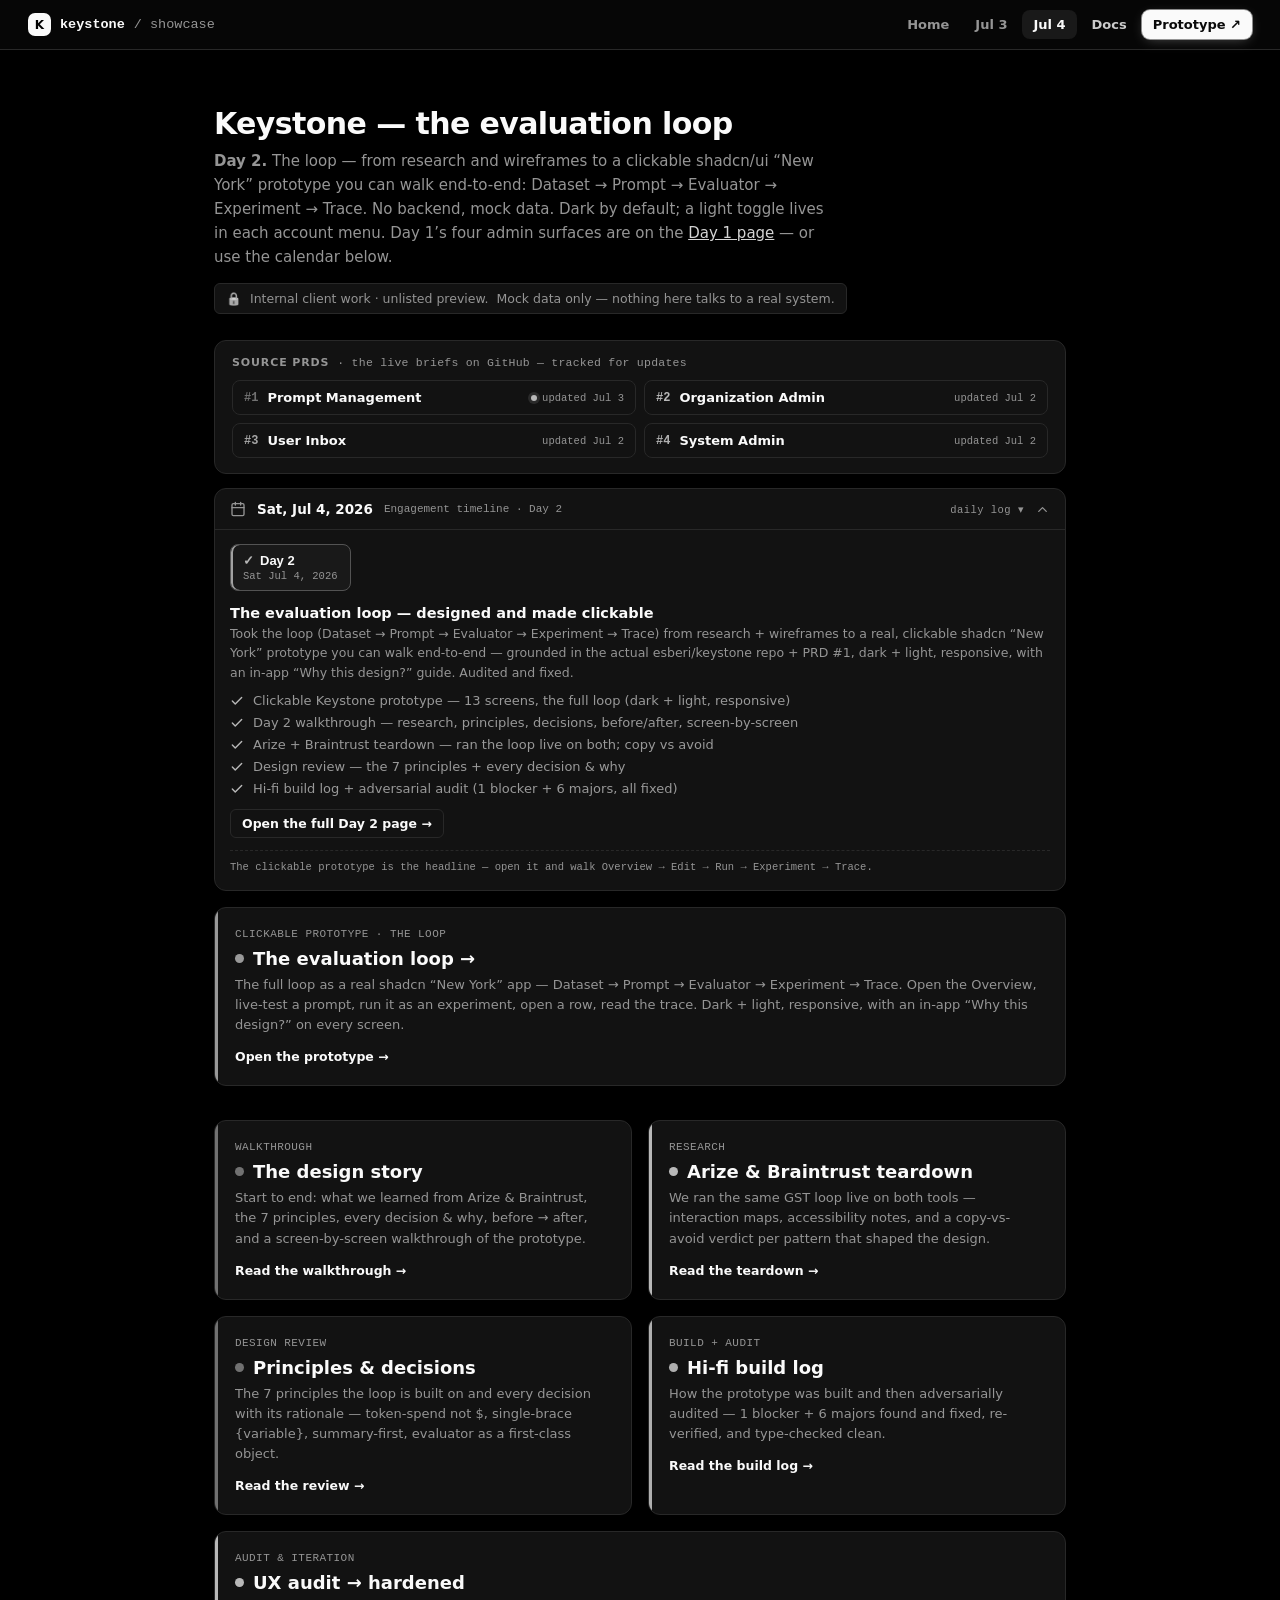
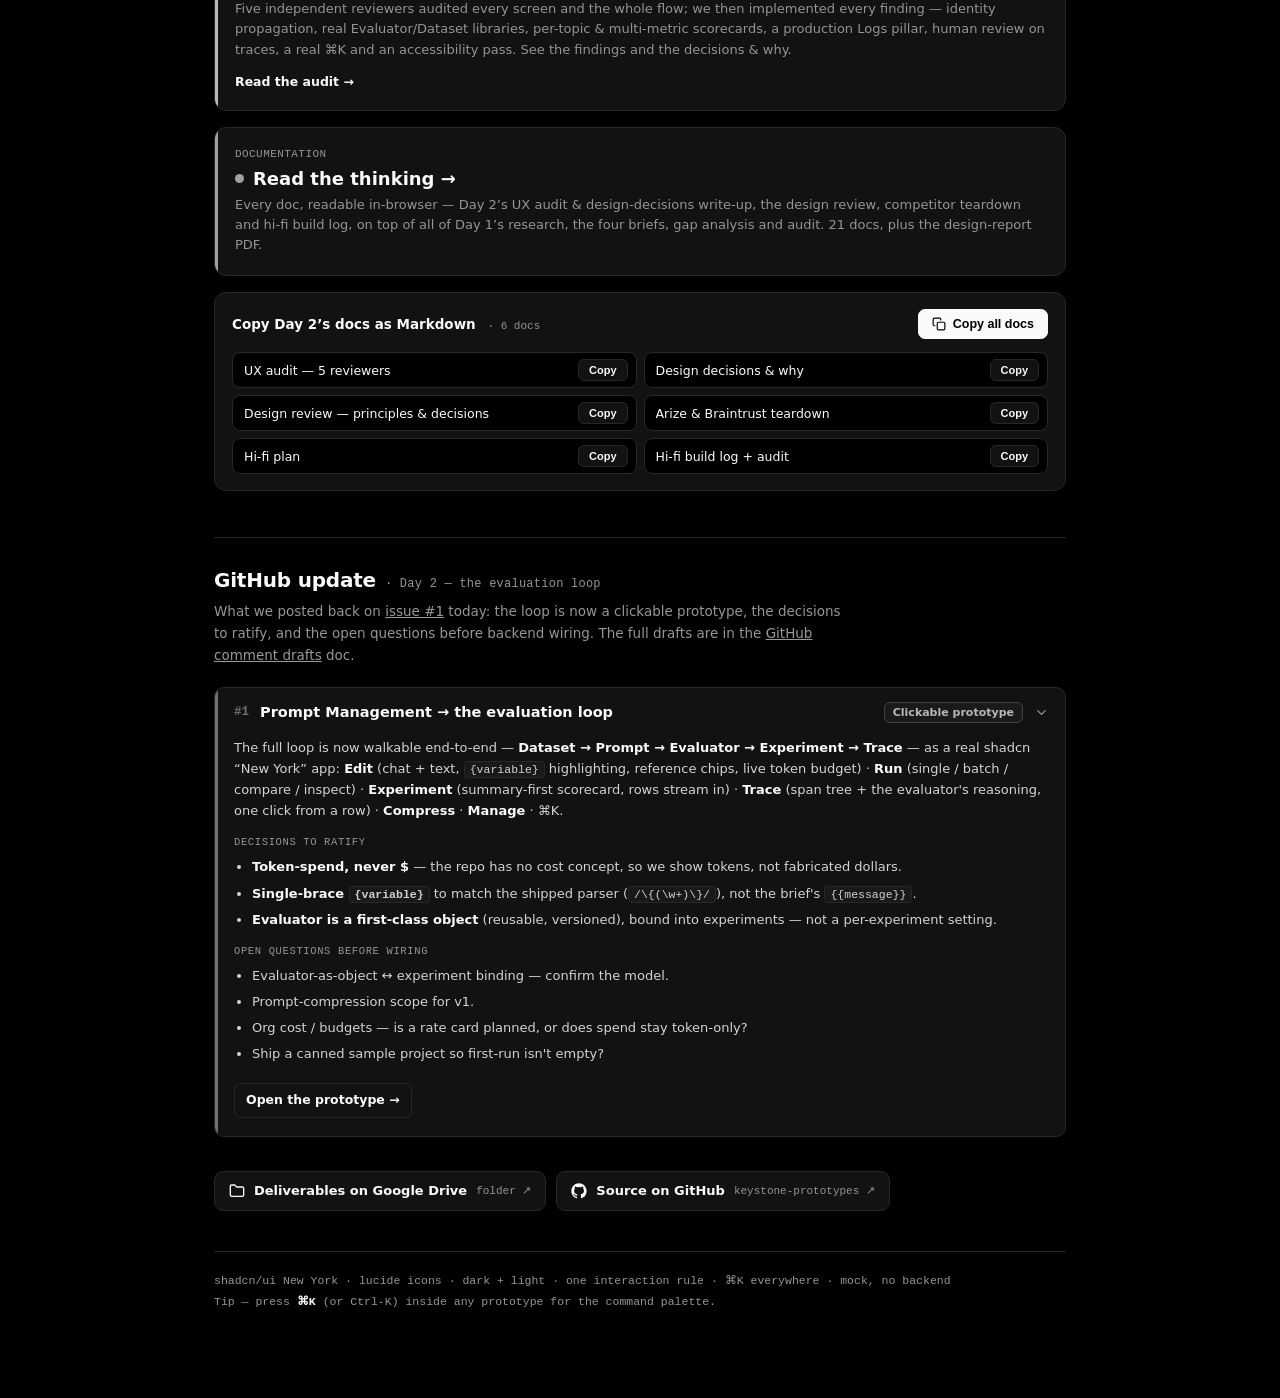
<file: docs/day-2.html>
<!DOCTYPE html>
<html lang="en">
<head>
<meta charset="utf-8">
<meta name="viewport" content="width=device-width, initial-scale=1">
<meta name="robots" content="noindex">
<title>Keystone — Day 2 · The evaluation loop</title>
<style>
:root{
  --background:#000000; --card:#0b1220; --foreground:#f8fafc;
  --muted:#111a29; --muted-foreground:#8b96a5; --border:#1e293b; --input:#475569;
  --primary:#f8fafc; --ring:#94a3b8;
  --prompts:#8b5cf6; --inbox:#f59e0b; --platform:#22d3ee; --org:#4ade80;
  --sans:ui-sans-serif,system-ui,"Segoe UI",Inter,Roboto,sans-serif;
  --mono:ui-monospace,"Cascadia Mono",Consolas,Menlo,monospace;
}
*{box-sizing:border-box;margin:0;padding:0}
body{font-family:var(--sans);background:var(--background);color:var(--foreground);-webkit-font-smoothing:antialiased;min-height:100vh;padding:0 0 80px;filter:grayscale(1)}
a{color:#cbd5e1}
.wrap{max-width:900px;margin:0 auto;padding:34px 24px 0}
/* shared top nav */
.topnav{position:sticky;top:0;z-index:50;display:flex;align-items:center;justify-content:space-between;gap:14px;padding:10px clamp(14px,4vw,28px);background:rgba(2,8,23,.86);backdrop-filter:blur(8px);-webkit-backdrop-filter:blur(8px);border-bottom:1px solid var(--border)}
.topnav .brand{display:flex;align-items:center;gap:9px;font-family:var(--mono);font-size:13.5px;font-weight:600;color:var(--foreground);text-decoration:none;flex:none}
.topnav .brand .g{width:23px;height:23px;border-radius:7px;background:var(--primary);color:var(--background);display:grid;place-items:center;font-weight:800;font-family:var(--sans);font-size:12px}
.topnav .brand .sub{color:var(--muted-foreground);font-weight:400}
.topnav .navlinks{display:flex;align-items:center;gap:4px;flex-wrap:wrap;justify-content:flex-end}
.topnav a.nl{font-size:13px;font-weight:550;color:var(--muted-foreground);text-decoration:none;padding:7px 11px;border-radius:8px;transition:background .15s,color .15s;white-space:nowrap}
.topnav a.nl:hover{color:var(--foreground);background:var(--muted)}
.topnav a.nl.on{color:var(--foreground);background:var(--muted)}
.topnav a.nl.docs{color:#5eead4}
.topnav a.nl.docs:hover,.topnav a.nl.docs.on{color:#99f6e4;background:rgba(45,212,191,.12)}
.topnav a.nl.proto{color:#0a0a0a;background:#fafafa;font-weight:650;box-shadow:0 0 0 1px rgba(255,255,255,.5),0 3px 14px -4px rgba(255,255,255,.35)}
.topnav a.nl.proto:hover{background:#e5e5e5}
@media(max-width:640px){.topnav{gap:8px;padding:9px 12px}.topnav .brand .sub{display:none}.topnav a.nl{padding:6px 8px;font-size:12px}}
.mark{display:flex;align-items:center;gap:10px;font-family:var(--mono);font-size:14px;color:var(--muted-foreground);letter-spacing:.02em}
.mark .glyph{width:26px;height:26px;border-radius:7px;background:var(--primary);color:var(--background);display:grid;place-items:center;font-weight:800}
h1{font-size:30px;font-weight:700;letter-spacing:-.02em;margin:22px 0 8px}
.lede{font-size:15px;color:var(--muted-foreground);max-width:620px;line-height:1.6}
.note{margin-top:14px;display:inline-flex;gap:8px;align-items:center;font-size:12.5px;color:var(--muted-foreground);border:1px solid var(--border);border-radius:6px;padding:7px 11px;background:var(--card)}
.note b{color:var(--foreground);font-weight:600}
/* PRD tracker */
.prds{margin-top:26px;border:1px solid var(--border);border-radius:12px;background:var(--card);padding:15px 17px}
.prdhead{font-size:11px;font-weight:700;letter-spacing:.08em;text-transform:uppercase;color:var(--muted-foreground);display:flex;align-items:center;gap:8px;margin-bottom:11px}
.prdhead .n{font-family:var(--mono);font-weight:500;letter-spacing:.02em;text-transform:none;font-size:11.5px;color:var(--muted-foreground)}
.prdrow{display:grid;grid-template-columns:repeat(2,1fr);gap:8px}
@media (max-width:680px){.prdrow{grid-template-columns:1fr}}
.prd{display:flex;align-items:center;gap:9px;text-decoration:none;color:inherit;border:1px solid var(--border);border-radius:8px;padding:9px 11px;font-size:13px;transition:background .15s,border-color .15s}
.prd:hover{background:var(--muted);border-color:var(--input)}
.prd .pn{font-family:var(--mono);font-size:12px;font-weight:700;color:var(--accent);flex:none}
.prd .pt{font-weight:600;flex:1;min-width:0;white-space:nowrap;overflow:hidden;text-overflow:ellipsis}
.prd .upd{font-family:var(--mono);font-size:10.5px;color:var(--muted-foreground);flex:none;display:inline-flex;align-items:center;gap:5px}
.prd .upd .fresh{width:6px;height:6px;border-radius:99px;background:#4ade80;box-shadow:0 0 0 3px rgba(74,222,128,.15)}
.prd.i1{--accent:var(--prompts)} .prd.i2{--accent:var(--org)} .prd.i3{--accent:var(--inbox)} .prd.i4{--accent:var(--platform)}
/* engagement calendar / day navigator */
.cal{margin-top:14px;border:1px solid var(--border);border-radius:12px;background:var(--card);overflow:hidden}
.calbar{list-style:none;cursor:pointer;display:flex;align-items:center;gap:11px;padding:12px 15px;user-select:none}
.calbar::-webkit-details-marker{display:none}
.calbar:hover{background:var(--muted)}
.calbar .cicon{width:16px;height:16px;flex:none;stroke:var(--muted-foreground);fill:none;stroke-width:2;stroke-linecap:round;stroke-linejoin:round}
.caldate{font-weight:650;font-size:13.5px}
.calmeta{font-family:var(--mono);font-size:11px;color:var(--muted-foreground)}
.calsp{flex:1}
.calhint{font-family:var(--mono);font-size:10.5px;color:var(--muted-foreground);letter-spacing:.04em}
.calchev{width:15px;height:15px;flex:none;stroke:var(--muted-foreground);fill:none;stroke-width:2;stroke-linecap:round;stroke-linejoin:round;transition:transform .18s}
.cal[open] .calchev{transform:rotate(180deg)}
.calbody{border-top:1px solid var(--border);padding:14px 15px}
.daytabs{display:flex;flex-wrap:wrap;gap:8px;margin-bottom:14px}
.daytab{display:flex;flex-direction:column;gap:2px;text-align:left;background:var(--background);border:1px solid var(--border);border-radius:8px;padding:8px 12px;cursor:pointer;color:inherit;transition:background .15s,border-color .15s;min-width:104px}
.daytab:hover{background:var(--muted)}
.daytab.on{border-color:var(--input);background:var(--muted);box-shadow:inset 2px 0 0 var(--ring)}
.daytab b{font-size:13px;font-weight:650;display:flex;align-items:center;gap:6px}
.daytab .dt{font-family:var(--mono);font-size:10.5px;color:var(--muted-foreground);font-weight:400}
.daytab .doneb{color:#4ade80}
.daytab .planned{font-size:9px;font-weight:700;letter-spacing:.05em;text-transform:uppercase;color:#fbbf24;border:1px solid #78350f;background:#231605;border-radius:5px;padding:1px 5px}
.daypanel h4{font-size:14.5px;font-weight:650;color:var(--foreground);margin:0 0 3px}
.daypanel .dsum{color:var(--muted-foreground);font-size:12.5px;line-height:1.55;margin-bottom:11px}
.dayitems{list-style:none;display:flex;flex-direction:column;gap:7px}
.dayitems li{display:flex;align-items:flex-start;gap:9px;font-size:13px;color:#cbd5e1}
.dayitems .mk{flex:none;margin-top:1px;width:14px;height:14px;fill:none;stroke-width:2.4;stroke-linecap:round;stroke-linejoin:round}
.dayitems .mk.done{stroke:#4ade80}
.dayitems .mk.plan{stroke:var(--muted-foreground)}
.dayitems a{color:#a78bfa;text-decoration:none;font-weight:500}
.dayitems a:hover{text-decoration:underline}
.daypage{display:inline-flex;align-items:center;gap:6px;margin-top:13px;font-size:12.5px;font-weight:600;color:var(--foreground);text-decoration:none;border:1px solid var(--border);border-radius:6px;padding:6px 11px;transition:background .15s,border-color .15s}
.daypage:hover{background:var(--muted);border-color:var(--input)}
.daynote{margin-top:12px;font-family:var(--mono);font-size:10.5px;color:var(--muted-foreground);border-top:1px dashed var(--border);padding-top:9px;line-height:1.5}
.dayslack{margin-top:14px;border:1px solid var(--border);border-radius:8px;background:var(--background);overflow:hidden}
.dayslackhead{display:flex;align-items:center;justify-content:space-between;gap:8px;padding:8px 11px;border-bottom:1px solid var(--border);background:var(--muted)}
.dayslackhead b{font-size:10.5px;font-weight:700;letter-spacing:.06em;text-transform:uppercase;color:var(--muted-foreground)}
.slackcopy{display:inline-flex;align-items:center;gap:6px;font-size:11.5px;font-weight:600;color:var(--foreground);background:var(--card);border:1px solid var(--border);border-radius:6px;padding:4px 9px;cursor:pointer;transition:background .15s,border-color .15s,color .15s}
.slackcopy:hover{background:var(--muted);border-color:var(--input)}
.slackcopy.done{color:#4ade80;border-color:#14532d}
.slacktext{margin:0;padding:11px 13px;font-family:var(--mono);font-size:11.5px;line-height:1.6;color:#cbd5e1;white-space:pre-wrap;word-break:break-word;max-height:300px;overflow:auto}
.grid{display:grid;grid-template-columns:repeat(2,1fr);gap:16px;margin-top:34px}
@media (max-width:680px){.grid{grid-template-columns:1fr}}
.cardlink{display:block;text-decoration:none;color:inherit;background:var(--card);border:1px solid var(--border);border-radius:12px;padding:20px;transition:border-color .16s,transform .08s,box-shadow .16s;position:relative;overflow:hidden}
.cardlink:hover{border-color:var(--input);transform:translateY(-2px);box-shadow:0 12px 30px -12px rgba(0,0,0,.7)}
.cardlink::before{content:"";position:absolute;left:0;top:0;bottom:0;width:3px;background:var(--accent)}
.cardlink .tag{font-family:var(--mono);font-size:11px;color:var(--muted-foreground);letter-spacing:.04em}
.cardlink h2{font-size:18px;font-weight:650;margin:8px 0 6px;display:flex;align-items:center;gap:9px}
.dot{width:9px;height:9px;border-radius:99px;background:var(--accent);flex:none}
.cardlink p{font-size:13px;color:var(--muted-foreground);line-height:1.55}
.cardlink .open{margin-top:14px;font-size:12.5px;font-weight:600;color:var(--foreground);display:inline-flex;align-items:center;gap:6px}
.p1{--accent:var(--prompts)} .p2{--accent:var(--org)} .p3{--accent:var(--inbox)} .p4{--accent:var(--platform)}
/* github updates section */
.gh{margin-top:46px;border-top:1px solid var(--border);padding-top:30px}
.gh h2{font-size:20px;font-weight:680;letter-spacing:-.01em;display:flex;align-items:baseline;gap:9px;flex-wrap:wrap}
.ghsub{font-family:var(--mono);font-size:12px;color:var(--muted-foreground);font-weight:400;letter-spacing:.02em}
.ghlede{font-size:13.5px;color:var(--muted-foreground);line-height:1.62;max-width:640px;margin:9px 0 20px}
.ghlede a{color:#a78bfa}
.ghitem{background:var(--card);border:1px solid var(--border);border-radius:10px;margin-bottom:10px;overflow:hidden;position:relative}
.ghitem::before{content:"";position:absolute;left:0;top:0;bottom:0;width:3px;background:var(--accent)}
.ghitem>summary{list-style:none;cursor:pointer;display:flex;align-items:center;gap:11px;padding:14px 16px 14px 19px;user-select:none}
.ghitem>summary::-webkit-details-marker{display:none}
.ghitem>summary:hover{background:var(--muted)}
.ghtag{font-family:var(--mono);font-size:12.5px;font-weight:700;color:var(--accent);flex:none}
.ghtitle{font-size:14.5px;font-weight:620;flex:1;min-width:0}
.ghstatus{font-size:11px;font-weight:600;color:#4ade80;border:1px solid #14532d;background:#0d1f14;border-radius:6px;padding:3px 8px;white-space:nowrap}
.ghstatus.warn{color:#fbbf24;border-color:#78350f;background:#231605}
.ghchev{flex:none;width:15px;height:15px;stroke:var(--muted-foreground);stroke-width:2;fill:none;stroke-linecap:round;stroke-linejoin:round;transition:transform .18s}
.ghitem[open] .ghchev{transform:rotate(90deg)}
.ghbody{padding:0 19px 18px 19px;font-size:13px;color:#cbd5e1;line-height:1.62}
.ghbody p{margin:0 0 10px}
.ghbody b{color:var(--foreground);font-weight:620}
.ghbody .lbl{font-family:var(--mono);font-size:10.5px;letter-spacing:.06em;text-transform:uppercase;color:var(--muted-foreground);display:block;margin:13px 0 5px}
.ghbody ul{margin:0;padding-left:18px}
.ghbody li{margin-bottom:5px}
.ghbody code{font-family:var(--mono);font-size:11.5px;background:var(--muted);border:1px solid var(--border);border-radius:4px;padding:1px 5px;color:#e7c6ff}
.ghopen{display:inline-flex;align-items:center;gap:6px;margin-top:14px;font-size:12.5px;font-weight:600;color:var(--foreground);text-decoration:none;border:1px solid var(--border);border-radius:6px;padding:6px 11px;transition:background .15s,border-color .15s}
.ghopen:hover{background:var(--muted);border-color:var(--input)}
/* copy docs as markdown */
.docsx{margin-top:16px;border:1px solid var(--border);border-radius:12px;background:var(--card);padding:16px 17px}
.docsxhead{display:flex;align-items:center;justify-content:space-between;gap:10px;flex-wrap:wrap;margin-bottom:13px}
.docsxhead .t{font-size:13.5px;font-weight:650}
.docsxhead .t span{color:var(--muted-foreground);font-weight:400;font-family:var(--mono);font-size:11px;margin-left:7px}
.copyall{display:inline-flex;align-items:center;gap:7px;font-size:12.5px;font-weight:600;color:var(--background);background:var(--primary);border:1px solid var(--primary);border-radius:7px;padding:7px 13px;cursor:pointer;transition:opacity .15s,background .15s,color .15s}
.copyall:hover{opacity:.9}
.copyall svg{width:14px;height:14px;stroke:currentColor;fill:none;stroke-width:2;stroke-linecap:round;stroke-linejoin:round}
.copyall.done{background:#0d1f14;color:#4ade80;border-color:#14532d}
.docsxgrid{display:grid;grid-template-columns:repeat(2,1fr);gap:7px}
@media(max-width:680px){.docsxgrid{grid-template-columns:1fr}}
.docx{display:flex;align-items:center;gap:10px;border:1px solid var(--border);border-radius:8px;padding:6px 8px 6px 11px;background:var(--background)}
.docx .dn{flex:1;min-width:0;font-size:12.5px;font-weight:500;white-space:nowrap;overflow:hidden;text-overflow:ellipsis}
.docxcopy{flex:none;display:inline-flex;align-items:center;gap:5px;font-size:11px;font-weight:600;color:var(--foreground);background:var(--card);border:1px solid var(--border);border-radius:6px;padding:4px 10px;cursor:pointer;transition:background .15s,border-color .15s,color .15s}
.docxcopy:hover{background:var(--muted);border-color:var(--input)}
.docxcopy.done{color:#4ade80;border-color:#14532d}
.links{display:flex;flex-wrap:wrap;gap:10px;margin-top:34px}
.linkchip{display:inline-flex;align-items:center;gap:9px;text-decoration:none;font-size:13px;font-weight:600;color:var(--foreground);background:var(--card);border:1px solid var(--border);border-radius:9px;padding:11px 14px;transition:background .15s,border-color .15s,transform .08s}
.linkchip:hover{background:var(--muted);border-color:var(--input);transform:translateY(-1px)}
.linkchip svg{width:16px;height:16px;flex:none}
.linkchip .sub{font-weight:400;color:var(--muted-foreground);font-family:var(--mono);font-size:11px}
footer{margin-top:40px;font-family:var(--mono);font-size:11.5px;color:var(--muted-foreground);border-top:1px solid var(--border);padding-top:18px;line-height:1.9}
footer a{color:var(--muted-foreground)}
</style>
</head>
<body>
<header class="topnav">
  <a class="brand" href="index.html"><span class="g">K</span>keystone <span class="sub">/ showcase</span></a>
  <div class="navlinks">
    <a class="nl" data-page="index.html" href="index.html">Home</a>
    <a class="nl" data-page="day-1.html" href="day-1.html">Jul 3</a>
    <a class="nl" data-page="day-2.html" href="day-2.html">Jul 4</a>
    <a class="nl docs" data-page="docs.html" href="docs.html">Docs</a>
    <a class="nl proto" href="keystone/" target="_blank" rel="noopener">Prototype ↗</a>
  </div>
</header>
<div class="wrap">
  <h1>Keystone — the evaluation loop</h1>
  <p class="lede"><b>Day 2.</b> The loop — from research and wireframes to a clickable shadcn/ui “New York” prototype you can walk end-to-end: Dataset → Prompt → Evaluator → Experiment → Trace. No backend, mock data. Dark by default; a light toggle lives in each account menu. <span style="color:var(--muted-foreground)">Day 1’s four admin surfaces are on the <a href="day-1.html">Day 1 page</a> — or use the calendar below.</span></p>
  <div class="note">🔒 <span>Internal client work · unlisted preview.</span> Mock data only — nothing here talks to a real system.</div>

  <div class="prds">
    <div class="prdhead">Source PRDs <span class="n">· the live briefs on GitHub — tracked for updates</span></div>
    <div class="prdrow">
      <a class="prd i1" href="https://github.com/esberi/keystone/issues/1" target="_blank" rel="noopener"><span class="pn">#1</span><span class="pt">Prompt Management</span><span class="upd"><span class="fresh"></span>updated Jul 3</span></a>
      <a class="prd i2" href="https://github.com/esberi/keystone/issues/2" target="_blank" rel="noopener"><span class="pn">#2</span><span class="pt">Organization Admin</span><span class="upd">updated Jul 2</span></a>
      <a class="prd i3" href="https://github.com/esberi/keystone/issues/3" target="_blank" rel="noopener"><span class="pn">#3</span><span class="pt">User Inbox</span><span class="upd">updated Jul 2</span></a>
      <a class="prd i4" href="https://github.com/esberi/keystone/issues/4" target="_blank" rel="noopener"><span class="pn">#4</span><span class="pt">System Admin</span><span class="upd">updated Jul 2</span></a>
    </div>
  </div>

  <details class="cal" id="cal" open>
    <summary class="calbar">
      <svg class="cicon" viewBox="0 0 24 24" aria-hidden="true"><rect x="3" y="4" width="18" height="18" rx="2"/><path d="M16 2v4M8 2v4M3 10h18"/></svg>
      <span class="caldate" id="calDate">—</span>
      <span class="calmeta" id="calMeta"></span>
      <span class="calsp"></span>
      <span class="calhint">daily log ▾</span>
      <svg class="calchev" viewBox="0 0 24 24" aria-hidden="true"><polyline points="6 9 12 15 18 9"/></svg>
    </summary>
    <div class="calbody">
      <div class="daytabs" id="dayTabs"></div>
      <div class="daypanel" id="dayPanel"></div>
    </div>
  </details>

  <a class="cardlink" href="keystone/" target="_blank" rel="noopener" style="--accent:#a78bfa;display:block;margin-top:16px">
    <div class="tag">CLICKABLE PROTOTYPE · THE LOOP</div>
    <h2><span class="dot"></span>The evaluation loop →</h2>
    <p>The full loop as a real shadcn “New York” app — Dataset → Prompt → Evaluator → Experiment → Trace. Open the Overview, live-test a prompt, run it as an experiment, open a row, read the trace. Dark + light, responsive, with an in-app “Why this design?” on every screen.</p>
    <div class="open">Open the prototype →</div>
  </a>

  <div class="grid">
    <a class="cardlink p1" href="day-2-walkthrough.html">
      <div class="tag">WALKTHROUGH</div>
      <h2><span class="dot"></span>The design story</h2>
      <p>Start to end: what we learned from Arize &amp; Braintrust, the 7 principles, every decision &amp; why, before → after, and a screen-by-screen walkthrough of the prototype.</p>
      <div class="open">Read the walkthrough →</div>
    </a>
    <a class="cardlink p2" href="docs.html#day2-competitor-teardown">
      <div class="tag">RESEARCH</div>
      <h2><span class="dot"></span>Arize &amp; Braintrust teardown</h2>
      <p>We ran the same GST loop live on both tools — interaction maps, accessibility notes, and a copy-vs-avoid verdict per pattern that shaped the design.</p>
      <div class="open">Read the teardown →</div>
    </a>
    <a class="cardlink p1" href="docs.html#day2-design-review">
      <div class="tag">DESIGN REVIEW</div>
      <h2><span class="dot"></span>Principles &amp; decisions</h2>
      <p>The 7 principles the loop is built on and every decision with its rationale — token-spend not $, single-brace {variable}, summary-first, evaluator as a first-class object.</p>
      <div class="open">Read the review →</div>
    </a>
    <a class="cardlink p4" href="docs.html#day2-hifi-build">
      <div class="tag">BUILD + AUDIT</div>
      <h2><span class="dot"></span>Hi-fi build log</h2>
      <p>How the prototype was built and then adversarially audited — 1 blocker + 6 majors found and fixed, re-verified, and type-checked clean.</p>
      <div class="open">Read the build log →</div>
    </a>
    <a class="cardlink p2" href="docs.html#day2-ux-audit" style="grid-column:1/-1">
      <div class="tag">AUDIT &amp; ITERATION</div>
      <h2><span class="dot"></span>UX audit → hardened</h2>
      <p>Five independent reviewers audited every screen and the whole flow; we then implemented every finding — identity propagation, real Evaluator/Dataset libraries, per-topic &amp; multi-metric scorecards, a production Logs pillar, human review on traces, a real ⌘K and an accessibility pass. See the findings and the decisions &amp; why.</p>
      <div class="open">Read the audit →</div>
    </a>
  </div>

  <a class="cardlink" href="docs.html" style="--accent:#94a3b8;display:block;margin-top:16px">
    <div class="tag">DOCUMENTATION</div>
    <h2><span class="dot"></span>Read the thinking →</h2>
    <p>Every doc, readable in-browser — Day 2’s UX audit &amp; design-decisions write-up, the design review, competitor teardown and hi-fi build log, on top of all of Day 1’s research, the four briefs, gap analysis and audit. 21 docs, plus the design-report PDF.</p>
  </a>

  <div class="docsx">
    <div class="docsxhead">
      <div class="t">Copy Day 2’s docs as Markdown <span id="docsxN"></span></div>
      <button class="copyall" id="copyAll" type="button"><svg viewBox="0 0 24 24" aria-hidden="true"><rect x="9" y="9" width="13" height="13" rx="2"/><path d="M5 15H4a2 2 0 0 1-2-2V4a2 2 0 0 1 2-2h9a2 2 0 0 1 2 2v1"/></svg><span class="lbl">Copy all docs</span></button>
    </div>
    <div class="docsxgrid" id="docsxGrid"></div>
  </div>

  <section class="gh">
    <h2>GitHub update <span class="ghsub">· Day 2 — the evaluation loop</span></h2>
    <p class="ghlede">What we posted back on <a href="https://github.com/esberi/keystone/issues/1" target="_blank" rel="noopener">issue #1</a> today: the loop is now a clickable prototype, the decisions to ratify, and the open questions before backend wiring. The full drafts are in the <a href="docs.html#github-comments">GitHub comment drafts</a> doc.</p>

    <details class="ghitem p1" open>
      <summary><span class="ghtag">#1</span><span class="ghtitle">Prompt Management → the evaluation loop</span><span class="ghstatus">Clickable prototype</span><svg class="ghchev" viewBox="0 0 24 24" aria-hidden="true"><polyline points="9 6 15 12 9 18"/></svg></summary>
      <div class="ghbody">
        <p>The full loop is now walkable end-to-end — <b>Dataset → Prompt → Evaluator → Experiment → Trace</b> — as a real shadcn “New York” app: <b>Edit</b> (chat + text, <code>{variable}</code> highlighting, reference chips, live token budget) · <b>Run</b> (single / batch / compare / inspect) · <b>Experiment</b> (summary-first scorecard, rows stream in) · <b>Trace</b> (span tree + the evaluator's reasoning, one click from a row) · <b>Compress</b> · <b>Manage</b> · ⌘K.</p>
        <span class="lbl">Decisions to ratify</span>
        <ul>
          <li><b>Token-spend, never $</b> — the repo has no cost concept, so we show tokens, not fabricated dollars.</li>
          <li><b>Single-brace <code>{variable}</code></b> to match the shipped parser (<code>/\{(\w+)\}/</code>), not the brief's <code>{{message}}</code>.</li>
          <li><b>Evaluator is a first-class object</b> (reusable, versioned), bound into experiments — not a per-experiment setting.</li>
        </ul>
        <span class="lbl">Open questions before wiring</span>
        <ul>
          <li>Evaluator-as-object ↔ experiment binding — confirm the model.</li>
          <li>Prompt-compression scope for v1.</li>
          <li>Org cost / budgets — is a rate card planned, or does spend stay token-only?</li>
          <li>Ship a canned sample project so first-run isn't empty?</li>
        </ul>
        <a class="ghopen" href="keystone/" target="_blank" rel="noopener">Open the prototype →</a>
      </div>
    </details>
  </section>

  <div class="links">
    <a class="linkchip" href="https://drive.google.com/drive/folders/1gpu2vbfQFWN8FaoEotStJr9d5Ml4bhPE" target="_blank" rel="noopener">
      <svg viewBox="0 0 24 24" fill="none" stroke="currentColor" stroke-width="2" stroke-linecap="round" stroke-linejoin="round" aria-hidden="true"><path d="M4 20h16a2 2 0 0 0 2-2V8a2 2 0 0 0-2-2h-7.9a2 2 0 0 1-1.69-.9L9.6 3.9A2 2 0 0 0 7.93 3H4a2 2 0 0 0-2 2v13c0 1.1.9 2 2 2Z"/></svg>
      Deliverables on Google Drive <span class="sub">folder ↗</span>
    </a>
    <a class="linkchip" href="https://github.com/aman-esberi/esberi.github.com/tree/keystone-prototypes" target="_blank" rel="noopener">
      <svg viewBox="0 0 24 24" fill="currentColor" aria-hidden="true"><path d="M12 .5C5.73.5.5 5.73.5 12c0 5.08 3.29 9.39 7.86 10.91.58.11.79-.25.79-.56 0-.28-.01-1.02-.02-2-3.2.7-3.88-1.54-3.88-1.54-.52-1.33-1.28-1.68-1.28-1.68-1.05-.72.08-.7.08-.7 1.16.08 1.77 1.19 1.77 1.19 1.03 1.77 2.7 1.26 3.36.96.1-.75.4-1.26.73-1.55-2.55-.29-5.24-1.28-5.24-5.68 0-1.25.45-2.28 1.19-3.08-.12-.29-.52-1.46.11-3.05 0 0 .97-.31 3.18 1.18a11 11 0 0 1 5.79 0c2.2-1.49 3.17-1.18 3.17-1.18.63 1.59.23 2.76.11 3.05.74.8 1.19 1.83 1.19 3.08 0 4.41-2.69 5.38-5.25 5.67.41.35.78 1.05.78 2.12 0 1.53-.01 2.77-.01 3.15 0 .31.21.68.8.56A11.51 11.51 0 0 0 23.5 12C23.5 5.73 18.27.5 12 .5Z"/></svg>
      Source on GitHub <span class="sub">keystone-prototypes ↗</span>
    </a>
  </div>

  <footer>
    shadcn/ui New York · lucide icons · dark + light · one interaction rule · ⌘K everywhere · mock, no backend<br>
    Tip — press <b style="color:var(--foreground)">⌘K</b> (or Ctrl-K) inside any prototype for the command palette.
  </footer>
</div>
<script>
'use strict';
/* Engagement day log. daily-ship-update appends one entry per day (with that day's links). */
const DAYS=[
 { n:2, date:'2026-07-04', status:'done', page:'day-2.html',
   title:'The evaluation loop — designed and made clickable',
   summary:'Took the loop (Dataset → Prompt → Evaluator → Experiment → Trace) from research + wireframes to a real, clickable shadcn “New York” prototype you can walk end-to-end — grounded in the actual esberi/keystone repo + PRD #1, dark + light, responsive, with an in-app “Why this design?” guide. Audited and fixed.',
   items:[
     {t:'Clickable Keystone prototype — 13 screens, the full loop (dark + light, responsive)', href:'keystone/', done:true},
     {t:'Day 2 walkthrough — research, principles, decisions, before/after, screen-by-screen', href:'day-2-walkthrough.html', done:true},
     {t:'Arize + Braintrust teardown — ran the loop live on both; copy vs avoid', href:'docs.html#day2-competitor-teardown', done:true},
     {t:'Design review — the 7 principles + every decision & why', href:'docs.html#day2-design-review', done:true},
     {t:'Hi-fi build log + adversarial audit (1 blocker + 6 majors, all fixed)', href:'docs.html#day2-hifi-build', done:true},
   ],
   note:'The clickable prototype is the headline — open it and walk Overview → Edit → Run → Experiment → Trace.' },
];
(function(){
 const MO=['Jan','Feb','Mar','Apr','May','Jun','Jul','Aug','Sep','Oct','Nov','Dec'];
 const DOW=['Sun','Mon','Tue','Wed','Thu','Fri','Sat'];
 const dow=d=>DOW[new Date(d+'T00:00:00').getDay()];
 const fmt=d=>{const p=d.split('-');return MO[+p[1]-1]+' '+(+p[2])+', '+p[0];};
 const CHK='<svg class="mk done" viewBox="0 0 24 24"><polyline points="20 6 9 17 4 12"/></svg>';
 const DOT='<svg class="mk plan" viewBox="0 0 24 24"><circle cx="12" cy="12" r="9"/></svg>';
 const tabs=document.getElementById('dayTabs'), panel=document.getElementById('dayPanel');
 // collapsed bar + default selection = the latest day that has actually shipped (not a planned placeholder)
 const current=[...DAYS].reverse().find(d=>d.status!=='planned')||DAYS[DAYS.length-1];
 document.getElementById('calDate').textContent=dow(current.date)+', '+fmt(current.date);
 document.getElementById('calMeta').textContent='Engagement timeline · Day '+current.n;
 function esc(s){return String(s).replace(/&/g,'&amp;').replace(/</g,'&lt;').replace(/>/g,'&gt;');}
 function render(sel){
  tabs.innerHTML=DAYS.map(d=>'<button class="daytab'+(d.n===sel?' on':'')+'" data-n="'+d.n+'"><b>'+(d.status==='done'?'<span class="doneb">✓</span>':'')+'Day '+d.n+(d.status==='planned'?' <span class="planned">planned</span>':'')+'</b><span class="dt">'+dow(d.date)+' '+fmt(d.date)+'</span></button>').join('');
  const d=DAYS.find(x=>x.n===sel)||current;
  panel.innerHTML='<h4>'+esc(d.title)+'</h4><div class="dsum">'+esc(d.summary)+'</div><ul class="dayitems">'+
   d.items.map(it=>'<li>'+(it.done?CHK:DOT)+(it.href?'<a href="'+it.href+'">'+esc(it.t)+'</a>':'<span>'+esc(it.t)+'</span>')+'</li>').join('')+
   '</ul>'+(d.page?'<a class="daypage" href="'+d.page+'">Open the full Day '+d.n+' page →</a>':'')+(d.note?'<div class="daynote">'+esc(d.note)+'</div>':'')+
   (d.slack?'<div class="dayslack"><div class="dayslackhead"><b>Slack update · Day '+d.n+'</b><button class="slackcopy" type="button">Copy message</button></div><pre class="slacktext">'+esc(d.slack)+'</pre></div>':'');
  tabs.querySelectorAll('.daytab').forEach(b=>b.addEventListener('click',()=>render(+b.dataset.n)));
  const sc=panel.querySelector('.slackcopy');
  if(sc)sc.addEventListener('click',async()=>{
   const msg=(DAYS.find(x=>x.n===sel)||{}).slack||'';let ok=true;
   try{await navigator.clipboard.writeText(msg);}catch(e){try{const ta=document.createElement('textarea');ta.value=msg;ta.style.position='fixed';ta.style.opacity='0';document.body.appendChild(ta);ta.select();document.execCommand('copy');ta.remove();}catch(e2){ok=false;}}
   sc.textContent=ok?'Copied':'Copy failed';sc.classList.toggle('done',ok);
   setTimeout(()=>{sc.textContent='Copy message';sc.classList.remove('done');},1600);
  });
 }
 render(current.n);
})();
</script>
<script>
'use strict';
/* Copy the docs as Markdown — master (all) + per-doc, straight from the landing page */
(function(){
 const DOCS=[
  {s:'day2-ux-audit',t:'UX audit — 5 reviewers'},
  {s:'day2-design-decisions',t:'Design decisions & why'},
  {s:'day2-design-review',t:'Design review — principles & decisions'},
  {s:'day2-competitor-teardown',t:'Arize & Braintrust teardown'},
  {s:'day2-hifi-plan',t:'Hi-fi plan'},
  {s:'day2-hifi-build',t:'Hi-fi build log + audit'}
 ];
 function esc(s){return String(s).replace(/&/g,'&amp;').replace(/</g,'&lt;').replace(/>/g,'&gt;');}
 function cleanMd(src){
  const L=src.replace(/\r\n?/g,'\n').split('\n');const out=[];let inF=false;
  for(let i=0;i<L.length;i++){let ln=L[i];const f=/^\s*(```|~~~)/.test(ln);if(f)inF=!inF;
   if(!inF&&!f)ln=ln.replace(/[ \t]+$/,'');
   if(!inF&&!f&&/^#{1,6}\s/.test(ln)&&out.length&&out[out.length-1].trim()!=='')out.push('');
   out.push(ln);
   if(!inF&&!f&&/^#{1,6}\s/.test(ln)&&L[i+1]!==undefined&&L[i+1].trim()!=='')out.push('');}
  return out.join('\n').replace(/\n{3,}/g,'\n\n').replace(/\s+$/,'')+'\n';
 }
 async function fetchMd(s){const r=await fetch('md/'+s+'.md');if(!r.ok)throw new Error('404 '+s);return cleanMd(await r.text());}
 async function clip(t){try{await navigator.clipboard.writeText(t);return true;}catch(e){try{const ta=document.createElement('textarea');ta.value=t;ta.style.position='fixed';ta.style.opacity='0';document.body.appendChild(ta);ta.focus();ta.select();document.execCommand('copy');ta.remove();return true;}catch(e2){return false;}}}
 function feedback(btn,ok,restore){const l=btn.querySelector('.lbl');l.textContent=ok?'Copied':'Failed';btn.classList.toggle('done',ok);clearTimeout(btn._t);btn._t=setTimeout(()=>{l.textContent=restore;btn.classList.remove('done');},1700);}
 const nEl=document.getElementById('docsxN');if(nEl)nEl.textContent='· '+DOCS.length+' docs';
 const grid=document.getElementById('docsxGrid');
 grid.innerHTML=DOCS.map(d=>'<div class="docx"><span class="dn">'+esc(d.t)+'</span><button class="docxcopy" data-s="'+d.s+'" type="button"><span class="lbl">Copy</span></button></div>').join('');
 grid.querySelectorAll('.docxcopy').forEach(b=>b.addEventListener('click',async()=>{
  b.querySelector('.lbl').textContent='…';let ok=false;
  try{ok=await clip(await fetchMd(b.dataset.s));}catch(e){ok=false;}
  feedback(b,ok,'Copy');
 }));
 const all=document.getElementById('copyAll');
 all.addEventListener('click',async()=>{
  all.querySelector('.lbl').textContent='Copying…';let ok=false;
  try{
   const parts=await Promise.all(DOCS.map(d=>fetchMd(d.s).catch(()=>'')));
   const body='# Keystone — Day 2 Documentation\n\n*Day 2’s design docs, copied from the showcase. Read them at docs.html.*\n\n---\n\n'+parts.filter(Boolean).join('\n\n---\n\n')+'\n';
   ok=await clip(body);
  }catch(e){ok=false;}
  feedback(all,ok,'Copy all docs');
 });
})();
</script>
<script>(function(){var p=(location.pathname.split('/').pop()||'index.html');if(p==='day-2-walkthrough.html')p='day-2.html';document.querySelectorAll('.topnav a.nl[data-page]').forEach(function(a){if(a.getAttribute('data-page')===p)a.classList.add('on');});})();</script>
</body>
</html>
</file>
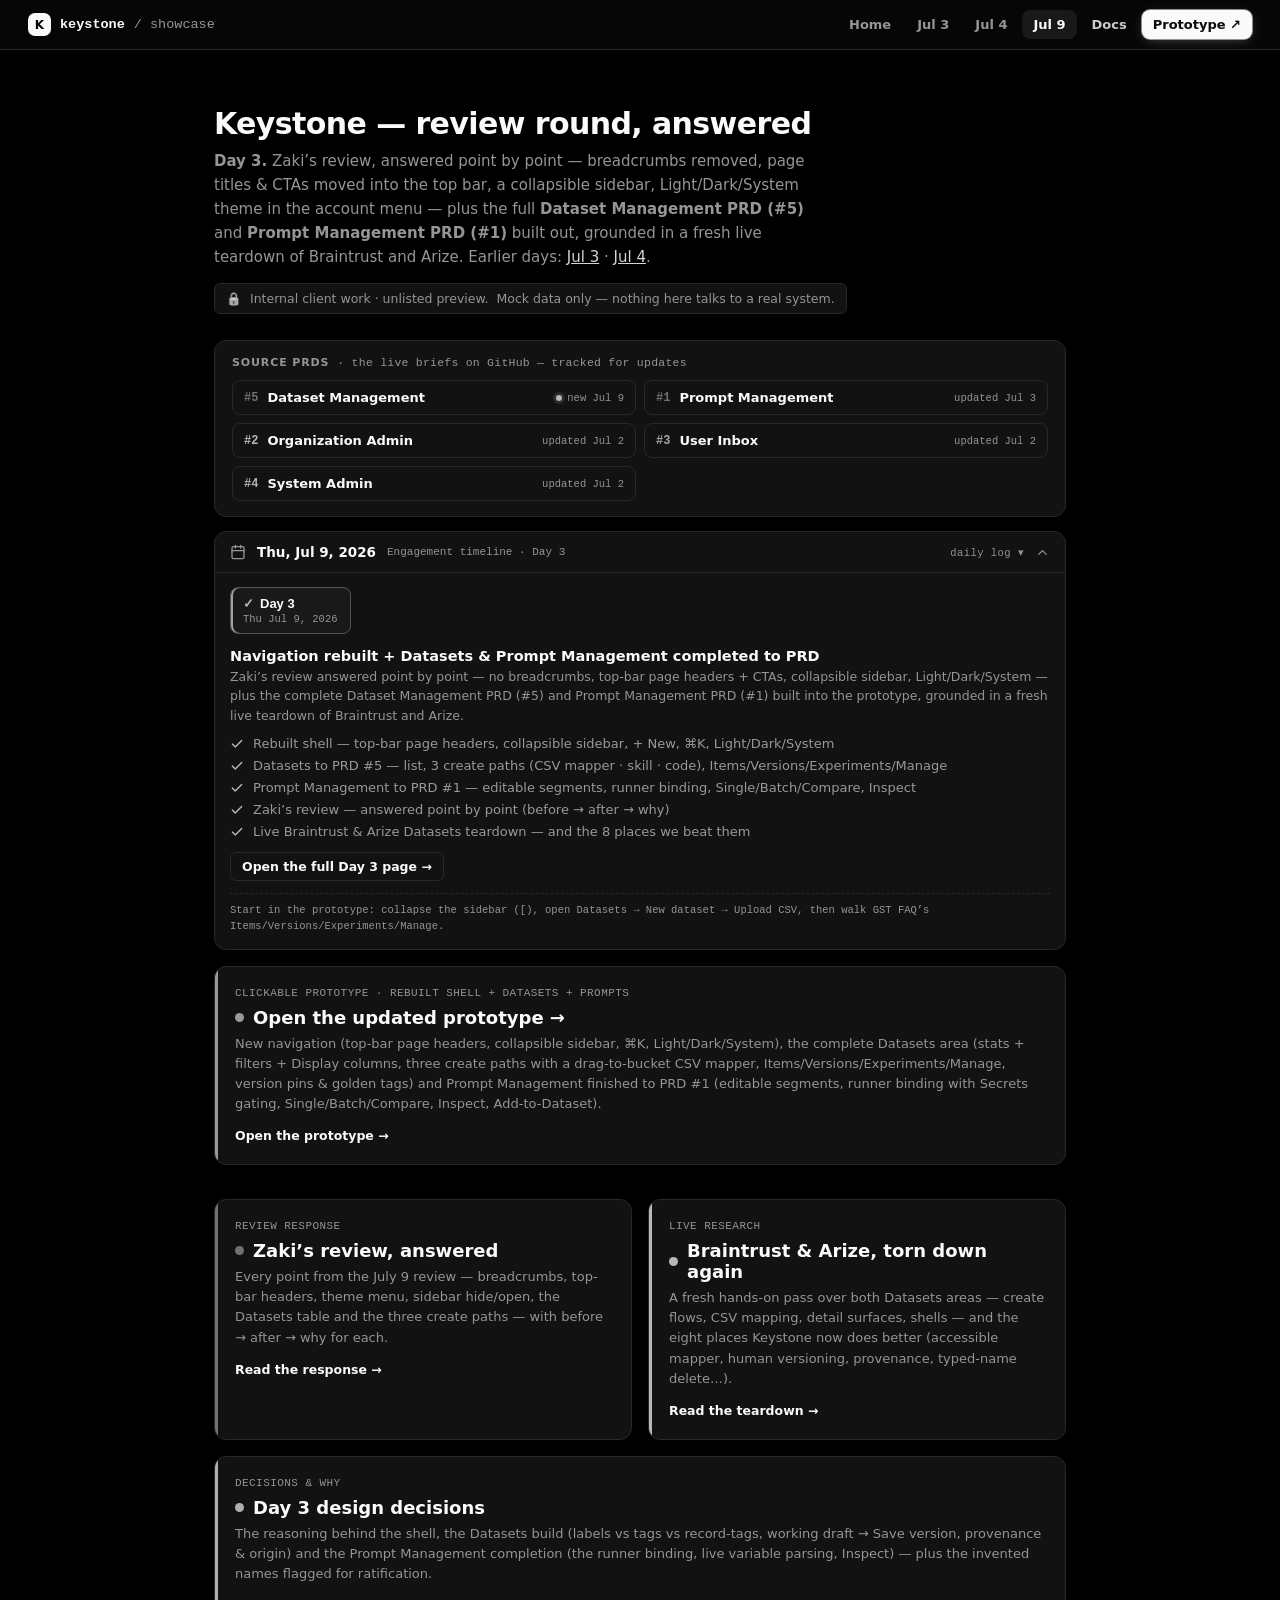
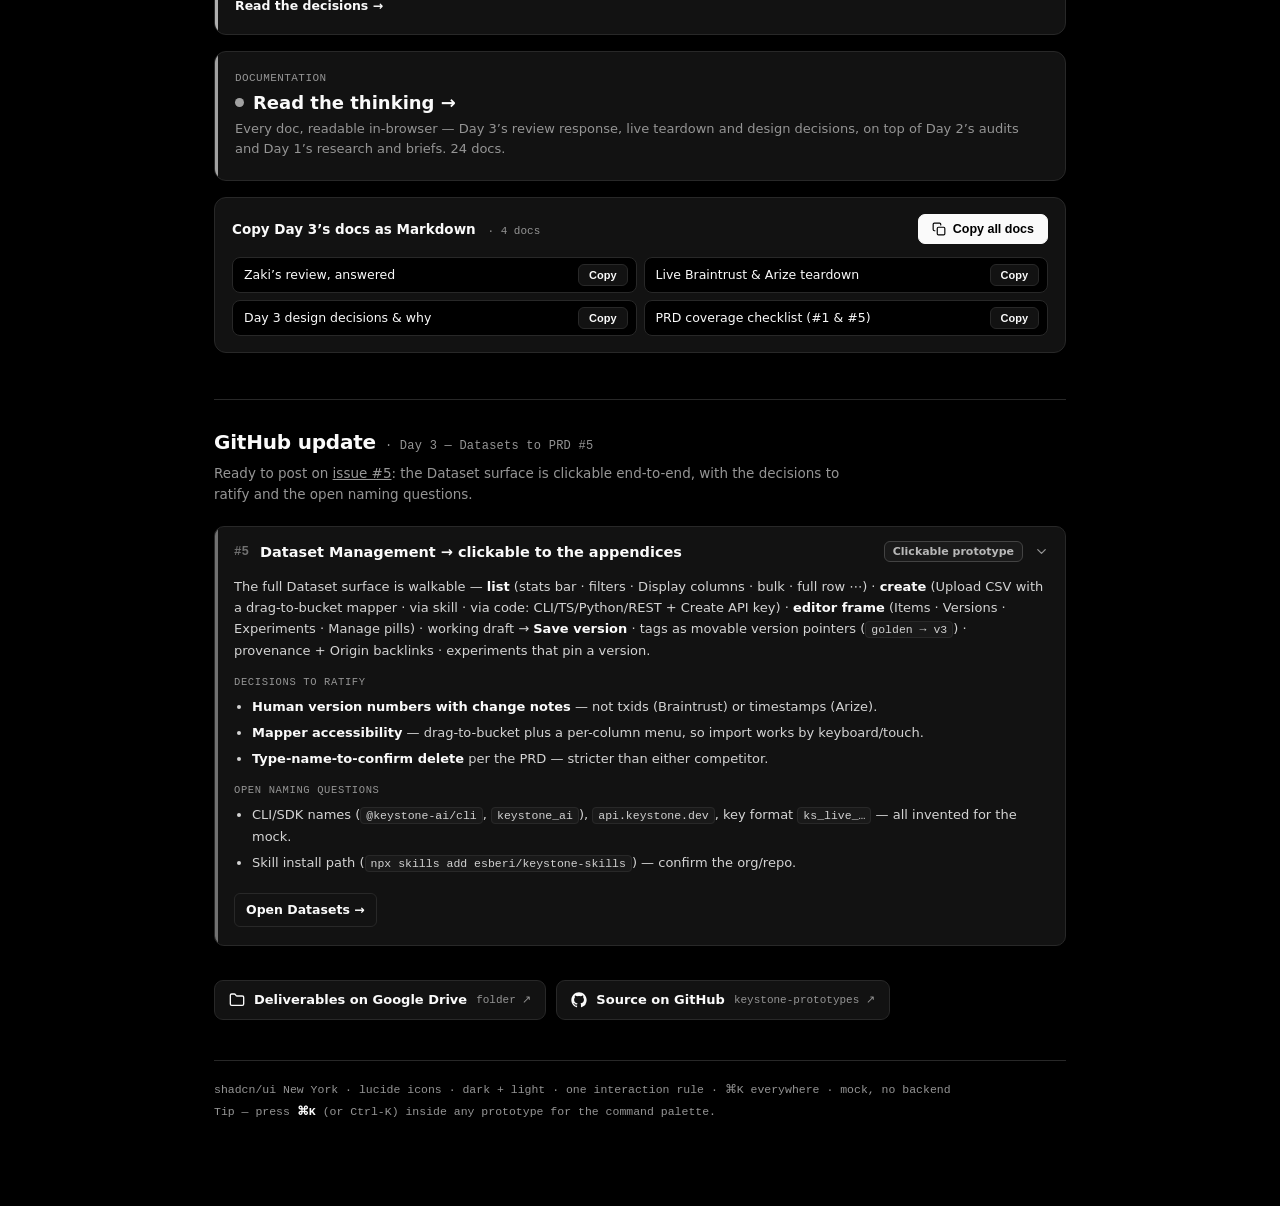
<file: docs/day-3.html>
<!DOCTYPE html>
<html lang="en">
<head>
<meta charset="utf-8">
<meta name="viewport" content="width=device-width, initial-scale=1">
<meta name="robots" content="noindex">
<title>Keystone — Day 3 · navigation + Datasets & Prompt Management to PRD</title>
<style>
:root{
  --background:#000000; --card:#0b1220; --foreground:#f8fafc;
  --muted:#111a29; --muted-foreground:#8b96a5; --border:#1e293b; --input:#475569;
  --primary:#f8fafc; --ring:#94a3b8;
  --prompts:#8b5cf6; --inbox:#f59e0b; --platform:#22d3ee; --org:#4ade80;
  --sans:ui-sans-serif,system-ui,"Segoe UI",Inter,Roboto,sans-serif;
  --mono:ui-monospace,"Cascadia Mono",Consolas,Menlo,monospace;
}
*{box-sizing:border-box;margin:0;padding:0}
body{font-family:var(--sans);background:var(--background);color:var(--foreground);-webkit-font-smoothing:antialiased;min-height:100vh;padding:0 0 80px;filter:grayscale(1)}
a{color:#cbd5e1}
.wrap{max-width:900px;margin:0 auto;padding:34px 24px 0}
/* shared top nav */
.topnav{position:sticky;top:0;z-index:50;display:flex;align-items:center;justify-content:space-between;gap:14px;padding:10px clamp(14px,4vw,28px);background:rgba(2,8,23,.86);backdrop-filter:blur(8px);-webkit-backdrop-filter:blur(8px);border-bottom:1px solid var(--border)}
.topnav .brand{display:flex;align-items:center;gap:9px;font-family:var(--mono);font-size:13.5px;font-weight:600;color:var(--foreground);text-decoration:none;flex:none}
.topnav .brand .g{width:23px;height:23px;border-radius:7px;background:var(--primary);color:var(--background);display:grid;place-items:center;font-weight:800;font-family:var(--sans);font-size:12px}
.topnav .brand .sub{color:var(--muted-foreground);font-weight:400}
.topnav .navlinks{display:flex;align-items:center;gap:4px;flex-wrap:wrap;justify-content:flex-end}
.topnav a.nl{font-size:13px;font-weight:550;color:var(--muted-foreground);text-decoration:none;padding:7px 11px;border-radius:8px;transition:background .15s,color .15s;white-space:nowrap}
.topnav a.nl:hover{color:var(--foreground);background:var(--muted)}
.topnav a.nl.on{color:var(--foreground);background:var(--muted)}
.topnav a.nl.docs{color:#5eead4}
.topnav a.nl.docs:hover,.topnav a.nl.docs.on{color:#99f6e4;background:rgba(45,212,191,.12)}
.topnav a.nl.proto{color:#0a0a0a;background:#fafafa;font-weight:650;box-shadow:0 0 0 1px rgba(255,255,255,.5),0 3px 14px -4px rgba(255,255,255,.35)}
.topnav a.nl.proto:hover{background:#e5e5e5}
@media(max-width:640px){.topnav{gap:8px;padding:9px 12px}.topnav .brand .sub{display:none}.topnav a.nl{padding:6px 8px;font-size:12px}}
.mark{display:flex;align-items:center;gap:10px;font-family:var(--mono);font-size:14px;color:var(--muted-foreground);letter-spacing:.02em}
.mark .glyph{width:26px;height:26px;border-radius:7px;background:var(--primary);color:var(--background);display:grid;place-items:center;font-weight:800}
h1{font-size:30px;font-weight:700;letter-spacing:-.02em;margin:22px 0 8px}
.lede{font-size:15px;color:var(--muted-foreground);max-width:620px;line-height:1.6}
.note{margin-top:14px;display:inline-flex;gap:8px;align-items:center;font-size:12.5px;color:var(--muted-foreground);border:1px solid var(--border);border-radius:6px;padding:7px 11px;background:var(--card)}
.note b{color:var(--foreground);font-weight:600}
/* PRD tracker */
.prds{margin-top:26px;border:1px solid var(--border);border-radius:12px;background:var(--card);padding:15px 17px}
.prdhead{font-size:11px;font-weight:700;letter-spacing:.08em;text-transform:uppercase;color:var(--muted-foreground);display:flex;align-items:center;gap:8px;margin-bottom:11px}
.prdhead .n{font-family:var(--mono);font-weight:500;letter-spacing:.02em;text-transform:none;font-size:11.5px;color:var(--muted-foreground)}
.prdrow{display:grid;grid-template-columns:repeat(2,1fr);gap:8px}
@media (max-width:680px){.prdrow{grid-template-columns:1fr}}
.prd{display:flex;align-items:center;gap:9px;text-decoration:none;color:inherit;border:1px solid var(--border);border-radius:8px;padding:9px 11px;font-size:13px;transition:background .15s,border-color .15s}
.prd:hover{background:var(--muted);border-color:var(--input)}
.prd .pn{font-family:var(--mono);font-size:12px;font-weight:700;color:var(--accent);flex:none}
.prd .pt{font-weight:600;flex:1;min-width:0;white-space:nowrap;overflow:hidden;text-overflow:ellipsis}
.prd .upd{font-family:var(--mono);font-size:10.5px;color:var(--muted-foreground);flex:none;display:inline-flex;align-items:center;gap:5px}
.prd .upd .fresh{width:6px;height:6px;border-radius:99px;background:#4ade80;box-shadow:0 0 0 3px rgba(74,222,128,.15)}
.prd.i1{--accent:var(--prompts)} .prd.i2{--accent:var(--org)} .prd.i3{--accent:var(--inbox)} .prd.i4{--accent:var(--platform)}
/* engagement calendar / day navigator */
.cal{margin-top:14px;border:1px solid var(--border);border-radius:12px;background:var(--card);overflow:hidden}
.calbar{list-style:none;cursor:pointer;display:flex;align-items:center;gap:11px;padding:12px 15px;user-select:none}
.calbar::-webkit-details-marker{display:none}
.calbar:hover{background:var(--muted)}
.calbar .cicon{width:16px;height:16px;flex:none;stroke:var(--muted-foreground);fill:none;stroke-width:2;stroke-linecap:round;stroke-linejoin:round}
.caldate{font-weight:650;font-size:13.5px}
.calmeta{font-family:var(--mono);font-size:11px;color:var(--muted-foreground)}
.calsp{flex:1}
.calhint{font-family:var(--mono);font-size:10.5px;color:var(--muted-foreground);letter-spacing:.04em}
.calchev{width:15px;height:15px;flex:none;stroke:var(--muted-foreground);fill:none;stroke-width:2;stroke-linecap:round;stroke-linejoin:round;transition:transform .18s}
.cal[open] .calchev{transform:rotate(180deg)}
.calbody{border-top:1px solid var(--border);padding:14px 15px}
.daytabs{display:flex;flex-wrap:wrap;gap:8px;margin-bottom:14px}
.daytab{display:flex;flex-direction:column;gap:2px;text-align:left;background:var(--background);border:1px solid var(--border);border-radius:8px;padding:8px 12px;cursor:pointer;color:inherit;transition:background .15s,border-color .15s;min-width:104px}
.daytab:hover{background:var(--muted)}
.daytab.on{border-color:var(--input);background:var(--muted);box-shadow:inset 2px 0 0 var(--ring)}
.daytab b{font-size:13px;font-weight:650;display:flex;align-items:center;gap:6px}
.daytab .dt{font-family:var(--mono);font-size:10.5px;color:var(--muted-foreground);font-weight:400}
.daytab .doneb{color:#4ade80}
.daytab .planned{font-size:9px;font-weight:700;letter-spacing:.05em;text-transform:uppercase;color:#fbbf24;border:1px solid #78350f;background:#231605;border-radius:5px;padding:1px 5px}
.daypanel h4{font-size:14.5px;font-weight:650;color:var(--foreground);margin:0 0 3px}
.daypanel .dsum{color:var(--muted-foreground);font-size:12.5px;line-height:1.55;margin-bottom:11px}
.dayitems{list-style:none;display:flex;flex-direction:column;gap:7px}
.dayitems li{display:flex;align-items:flex-start;gap:9px;font-size:13px;color:#cbd5e1}
.dayitems .mk{flex:none;margin-top:1px;width:14px;height:14px;fill:none;stroke-width:2.4;stroke-linecap:round;stroke-linejoin:round}
.dayitems .mk.done{stroke:#4ade80}
.dayitems .mk.plan{stroke:var(--muted-foreground)}
.dayitems a{color:#a78bfa;text-decoration:none;font-weight:500}
.dayitems a:hover{text-decoration:underline}
.daypage{display:inline-flex;align-items:center;gap:6px;margin-top:13px;font-size:12.5px;font-weight:600;color:var(--foreground);text-decoration:none;border:1px solid var(--border);border-radius:6px;padding:6px 11px;transition:background .15s,border-color .15s}
.daypage:hover{background:var(--muted);border-color:var(--input)}
.daynote{margin-top:12px;font-family:var(--mono);font-size:10.5px;color:var(--muted-foreground);border-top:1px dashed var(--border);padding-top:9px;line-height:1.5}
.dayslack{margin-top:14px;border:1px solid var(--border);border-radius:8px;background:var(--background);overflow:hidden}
.dayslackhead{display:flex;align-items:center;justify-content:space-between;gap:8px;padding:8px 11px;border-bottom:1px solid var(--border);background:var(--muted)}
.dayslackhead b{font-size:10.5px;font-weight:700;letter-spacing:.06em;text-transform:uppercase;color:var(--muted-foreground)}
.slackcopy{display:inline-flex;align-items:center;gap:6px;font-size:11.5px;font-weight:600;color:var(--foreground);background:var(--card);border:1px solid var(--border);border-radius:6px;padding:4px 9px;cursor:pointer;transition:background .15s,border-color .15s,color .15s}
.slackcopy:hover{background:var(--muted);border-color:var(--input)}
.slackcopy.done{color:#4ade80;border-color:#14532d}
.slacktext{margin:0;padding:11px 13px;font-family:var(--mono);font-size:11.5px;line-height:1.6;color:#cbd5e1;white-space:pre-wrap;word-break:break-word;max-height:300px;overflow:auto}
.grid{display:grid;grid-template-columns:repeat(2,1fr);gap:16px;margin-top:34px}
@media (max-width:680px){.grid{grid-template-columns:1fr}}
.cardlink{display:block;text-decoration:none;color:inherit;background:var(--card);border:1px solid var(--border);border-radius:12px;padding:20px;transition:border-color .16s,transform .08s,box-shadow .16s;position:relative;overflow:hidden}
.cardlink:hover{border-color:var(--input);transform:translateY(-2px);box-shadow:0 12px 30px -12px rgba(0,0,0,.7)}
.cardlink::before{content:"";position:absolute;left:0;top:0;bottom:0;width:3px;background:var(--accent)}
.cardlink .tag{font-family:var(--mono);font-size:11px;color:var(--muted-foreground);letter-spacing:.04em}
.cardlink h2{font-size:18px;font-weight:650;margin:8px 0 6px;display:flex;align-items:center;gap:9px}
.dot{width:9px;height:9px;border-radius:99px;background:var(--accent);flex:none}
.cardlink p{font-size:13px;color:var(--muted-foreground);line-height:1.55}
.cardlink .open{margin-top:14px;font-size:12.5px;font-weight:600;color:var(--foreground);display:inline-flex;align-items:center;gap:6px}
.p1{--accent:var(--prompts)} .p2{--accent:var(--org)} .p3{--accent:var(--inbox)} .p4{--accent:var(--platform)}
/* github updates section */
.gh{margin-top:46px;border-top:1px solid var(--border);padding-top:30px}
.gh h2{font-size:20px;font-weight:680;letter-spacing:-.01em;display:flex;align-items:baseline;gap:9px;flex-wrap:wrap}
.ghsub{font-family:var(--mono);font-size:12px;color:var(--muted-foreground);font-weight:400;letter-spacing:.02em}
.ghlede{font-size:13.5px;color:var(--muted-foreground);line-height:1.62;max-width:640px;margin:9px 0 20px}
.ghlede a{color:#a78bfa}
.ghitem{background:var(--card);border:1px solid var(--border);border-radius:10px;margin-bottom:10px;overflow:hidden;position:relative}
.ghitem::before{content:"";position:absolute;left:0;top:0;bottom:0;width:3px;background:var(--accent)}
.ghitem>summary{list-style:none;cursor:pointer;display:flex;align-items:center;gap:11px;padding:14px 16px 14px 19px;user-select:none}
.ghitem>summary::-webkit-details-marker{display:none}
.ghitem>summary:hover{background:var(--muted)}
.ghtag{font-family:var(--mono);font-size:12.5px;font-weight:700;color:var(--accent);flex:none}
.ghtitle{font-size:14.5px;font-weight:620;flex:1;min-width:0}
.ghstatus{font-size:11px;font-weight:600;color:#4ade80;border:1px solid #14532d;background:#0d1f14;border-radius:6px;padding:3px 8px;white-space:nowrap}
.ghstatus.warn{color:#fbbf24;border-color:#78350f;background:#231605}
.ghchev{flex:none;width:15px;height:15px;stroke:var(--muted-foreground);stroke-width:2;fill:none;stroke-linecap:round;stroke-linejoin:round;transition:transform .18s}
.ghitem[open] .ghchev{transform:rotate(90deg)}
.ghbody{padding:0 19px 18px 19px;font-size:13px;color:#cbd5e1;line-height:1.62}
.ghbody p{margin:0 0 10px}
.ghbody b{color:var(--foreground);font-weight:620}
.ghbody .lbl{font-family:var(--mono);font-size:10.5px;letter-spacing:.06em;text-transform:uppercase;color:var(--muted-foreground);display:block;margin:13px 0 5px}
.ghbody ul{margin:0;padding-left:18px}
.ghbody li{margin-bottom:5px}
.ghbody code{font-family:var(--mono);font-size:11.5px;background:var(--muted);border:1px solid var(--border);border-radius:4px;padding:1px 5px;color:#e7c6ff}
.ghopen{display:inline-flex;align-items:center;gap:6px;margin-top:14px;font-size:12.5px;font-weight:600;color:var(--foreground);text-decoration:none;border:1px solid var(--border);border-radius:6px;padding:6px 11px;transition:background .15s,border-color .15s}
.ghopen:hover{background:var(--muted);border-color:var(--input)}
/* copy docs as markdown */
.docsx{margin-top:16px;border:1px solid var(--border);border-radius:12px;background:var(--card);padding:16px 17px}
.docsxhead{display:flex;align-items:center;justify-content:space-between;gap:10px;flex-wrap:wrap;margin-bottom:13px}
.docsxhead .t{font-size:13.5px;font-weight:650}
.docsxhead .t span{color:var(--muted-foreground);font-weight:400;font-family:var(--mono);font-size:11px;margin-left:7px}
.copyall{display:inline-flex;align-items:center;gap:7px;font-size:12.5px;font-weight:600;color:var(--background);background:var(--primary);border:1px solid var(--primary);border-radius:7px;padding:7px 13px;cursor:pointer;transition:opacity .15s,background .15s,color .15s}
.copyall:hover{opacity:.9}
.copyall svg{width:14px;height:14px;stroke:currentColor;fill:none;stroke-width:2;stroke-linecap:round;stroke-linejoin:round}
.copyall.done{background:#0d1f14;color:#4ade80;border-color:#14532d}
.docsxgrid{display:grid;grid-template-columns:repeat(2,1fr);gap:7px}
@media(max-width:680px){.docsxgrid{grid-template-columns:1fr}}
.docx{display:flex;align-items:center;gap:10px;border:1px solid var(--border);border-radius:8px;padding:6px 8px 6px 11px;background:var(--background)}
.docx .dn{flex:1;min-width:0;font-size:12.5px;font-weight:500;white-space:nowrap;overflow:hidden;text-overflow:ellipsis}
.docxcopy{flex:none;display:inline-flex;align-items:center;gap:5px;font-size:11px;font-weight:600;color:var(--foreground);background:var(--card);border:1px solid var(--border);border-radius:6px;padding:4px 10px;cursor:pointer;transition:background .15s,border-color .15s,color .15s}
.docxcopy:hover{background:var(--muted);border-color:var(--input)}
.docxcopy.done{color:#4ade80;border-color:#14532d}
.links{display:flex;flex-wrap:wrap;gap:10px;margin-top:34px}
.linkchip{display:inline-flex;align-items:center;gap:9px;text-decoration:none;font-size:13px;font-weight:600;color:var(--foreground);background:var(--card);border:1px solid var(--border);border-radius:9px;padding:11px 14px;transition:background .15s,border-color .15s,transform .08s}
.linkchip:hover{background:var(--muted);border-color:var(--input);transform:translateY(-1px)}
.linkchip svg{width:16px;height:16px;flex:none}
.linkchip .sub{font-weight:400;color:var(--muted-foreground);font-family:var(--mono);font-size:11px}
footer{margin-top:40px;font-family:var(--mono);font-size:11.5px;color:var(--muted-foreground);border-top:1px solid var(--border);padding-top:18px;line-height:1.9}
footer a{color:var(--muted-foreground)}
</style>
</head>
<body>
<header class="topnav">
  <a class="brand" href="index.html"><span class="g">K</span>keystone <span class="sub">/ showcase</span></a>
  <div class="navlinks">
    <a class="nl" data-page="index.html" href="index.html">Home</a>
    <a class="nl" data-page="day-1.html" href="day-1.html">Jul 3</a>
    <a class="nl" data-page="day-2.html" href="day-2.html">Jul 4</a>
    <a class="nl" data-page="day-3.html" href="day-3.html">Jul 9</a>
    <a class="nl docs" data-page="docs.html" href="docs.html">Docs</a>
    <a class="nl proto" href="keystone/" target="_blank" rel="noopener">Prototype ↗</a>
  </div>
</header>
<div class="wrap">
  <h1>Keystone — review round, answered</h1>
  <p class="lede"><b>Day 3.</b> Zaki’s review, answered point by point — breadcrumbs removed, page titles &amp; CTAs moved into the top bar, a collapsible sidebar, Light/Dark/System theme in the account menu — plus the full <b>Dataset Management PRD (#5)</b> and <b>Prompt Management PRD (#1)</b> built out, grounded in a fresh live teardown of Braintrust and Arize. <span style="color:var(--muted-foreground)">Earlier days: <a href="day-1.html">Jul 3</a> · <a href="day-2.html">Jul 4</a>.</span></p>
  <div class="note">🔒 <span>Internal client work · unlisted preview.</span> Mock data only — nothing here talks to a real system.</div>

  <div class="prds">
    <div class="prdhead">Source PRDs <span class="n">· the live briefs on GitHub — tracked for updates</span></div>
    <div class="prdrow">
      <a class="prd i1" href="https://github.com/esberi/keystone/issues/5" target="_blank" rel="noopener"><span class="pn">#5</span><span class="pt">Dataset Management</span><span class="upd"><span class="fresh"></span>new Jul 9</span></a>
      <a class="prd i1" href="https://github.com/esberi/keystone/issues/1" target="_blank" rel="noopener"><span class="pn">#1</span><span class="pt">Prompt Management</span><span class="upd">updated Jul 3</span></a>
      <a class="prd i2" href="https://github.com/esberi/keystone/issues/2" target="_blank" rel="noopener"><span class="pn">#2</span><span class="pt">Organization Admin</span><span class="upd">updated Jul 2</span></a>
      <a class="prd i3" href="https://github.com/esberi/keystone/issues/3" target="_blank" rel="noopener"><span class="pn">#3</span><span class="pt">User Inbox</span><span class="upd">updated Jul 2</span></a>
      <a class="prd i4" href="https://github.com/esberi/keystone/issues/4" target="_blank" rel="noopener"><span class="pn">#4</span><span class="pt">System Admin</span><span class="upd">updated Jul 2</span></a>
    </div>
  </div>

  <details class="cal" id="cal" open>
    <summary class="calbar">
      <svg class="cicon" viewBox="0 0 24 24" aria-hidden="true"><rect x="3" y="4" width="18" height="18" rx="2"/><path d="M16 2v4M8 2v4M3 10h18"/></svg>
      <span class="caldate" id="calDate">—</span>
      <span class="calmeta" id="calMeta"></span>
      <span class="calsp"></span>
      <span class="calhint">daily log ▾</span>
      <svg class="calchev" viewBox="0 0 24 24" aria-hidden="true"><polyline points="6 9 12 15 18 9"/></svg>
    </summary>
    <div class="calbody">
      <div class="daytabs" id="dayTabs"></div>
      <div class="daypanel" id="dayPanel"></div>
    </div>
  </details>

  <a class="cardlink" href="keystone/" target="_blank" rel="noopener" style="--accent:#a78bfa;display:block;margin-top:16px">
    <div class="tag">CLICKABLE PROTOTYPE · REBUILT SHELL + DATASETS + PROMPTS</div>
    <h2><span class="dot"></span>Open the updated prototype →</h2>
    <p>New navigation (top-bar page headers, collapsible sidebar, ⌘K, Light/Dark/System), the complete Datasets area (stats + filters + Display columns, three create paths with a drag-to-bucket CSV mapper, Items/Versions/Experiments/Manage, version pins &amp; golden tags) and Prompt Management finished to PRD #1 (editable segments, runner binding with Secrets gating, Single/Batch/Compare, Inspect, Add-to-Dataset).</p>
    <div class="open">Open the prototype →</div>
  </a>

  <div class="grid">
    <a class="cardlink p1" href="docs.html#day3-zaki-feedback-response">
      <div class="tag">REVIEW RESPONSE</div>
      <h2><span class="dot"></span>Zaki’s review, answered</h2>
      <p>Every point from the July 9 review — breadcrumbs, top-bar headers, theme menu, sidebar hide/open, the Datasets table and the three create paths — with before → after → why for each.</p>
      <div class="open">Read the response →</div>
    </a>
    <a class="cardlink p2" href="docs.html#day3-datasets-vs-competitors">
      <div class="tag">LIVE RESEARCH</div>
      <h2><span class="dot"></span>Braintrust &amp; Arize, torn down again</h2>
      <p>A fresh hands-on pass over both Datasets areas — create flows, CSV mapping, detail surfaces, shells — and the eight places Keystone now does better (accessible mapper, human versioning, provenance, typed-name delete…).</p>
      <div class="open">Read the teardown →</div>
    </a>
    <a class="cardlink p4" href="docs.html#day3-design-decisions" style="grid-column:1/-1">
      <div class="tag">DECISIONS &amp; WHY</div>
      <h2><span class="dot"></span>Day 3 design decisions</h2>
      <p>The reasoning behind the shell, the Datasets build (labels vs tags vs record-tags, working draft → Save version, provenance &amp; origin) and the Prompt Management completion (the runner binding, live variable parsing, Inspect) — plus the invented names flagged for ratification.</p>
      <div class="open">Read the decisions →</div>
    </a>
  </div>

  <a class="cardlink" href="docs.html" style="--accent:#94a3b8;display:block;margin-top:16px">
    <div class="tag">DOCUMENTATION</div>
    <h2><span class="dot"></span>Read the thinking →</h2>
    <p>Every doc, readable in-browser — Day 3’s review response, live teardown and design decisions, on top of Day 2’s audits and Day 1’s research and briefs. 24 docs.</p>
  </a>

  <div class="docsx">
    <div class="docsxhead">
      <div class="t">Copy Day 3’s docs as Markdown <span id="docsxN"></span></div>
      <button class="copyall" id="copyAll" type="button"><svg viewBox="0 0 24 24" aria-hidden="true"><rect x="9" y="9" width="13" height="13" rx="2"/><path d="M5 15H4a2 2 0 0 1-2-2V4a2 2 0 0 1 2-2h9a2 2 0 0 1 2 2v1"/></svg><span class="lbl">Copy all docs</span></button>
    </div>
    <div class="docsxgrid" id="docsxGrid"></div>
  </div>

  <section class="gh">
    <h2>GitHub update <span class="ghsub">· Day 3 — Datasets to PRD #5</span></h2>
    <p class="ghlede">Ready to post on <a href="https://github.com/esberi/keystone/issues/5" target="_blank" rel="noopener">issue #5</a>: the Dataset surface is clickable end-to-end, with the decisions to ratify and the open naming questions.</p>

    <details class="ghitem p1" open>
      <summary><span class="ghtag">#5</span><span class="ghtitle">Dataset Management → clickable to the appendices</span><span class="ghstatus">Clickable prototype</span><svg class="ghchev" viewBox="0 0 24 24" aria-hidden="true"><polyline points="9 6 15 12 9 18"/></svg></summary>
      <div class="ghbody">
        <p>The full Dataset surface is walkable — <b>list</b> (stats bar · filters · Display columns · bulk · full row ⋯) · <b>create</b> (Upload CSV with a drag-to-bucket mapper · via skill · via code: CLI/TS/Python/REST + Create API key) · <b>editor frame</b> (Items · Versions · Experiments · Manage pills) · working draft → <b>Save version</b> · tags as movable version pointers (<code>golden → v3</code>) · provenance + Origin backlinks · experiments that pin a version.</p>
        <span class="lbl">Decisions to ratify</span>
        <ul>
          <li><b>Human version numbers with change notes</b> — not txids (Braintrust) or timestamps (Arize).</li>
          <li><b>Mapper accessibility</b> — drag-to-bucket plus a per-column menu, so import works by keyboard/touch.</li>
          <li><b>Type-name-to-confirm delete</b> per the PRD — stricter than either competitor.</li>
        </ul>
        <span class="lbl">Open naming questions</span>
        <ul>
          <li>CLI/SDK names (<code>@keystone-ai/cli</code>, <code>keystone_ai</code>), <code>api.keystone.dev</code>, key format <code>ks_live_…</code> — all invented for the mock.</li>
          <li>Skill install path (<code>npx skills add esberi/keystone-skills</code>) — confirm the org/repo.</li>
        </ul>
        <a class="ghopen" href="keystone/#/datasets" target="_blank" rel="noopener">Open Datasets →</a>
      </div>
    </details>
  </section>

  <div class="links">
    <a class="linkchip" href="https://drive.google.com/drive/folders/1gpu2vbfQFWN8FaoEotStJr9d5Ml4bhPE" target="_blank" rel="noopener">
      <svg viewBox="0 0 24 24" fill="none" stroke="currentColor" stroke-width="2" stroke-linecap="round" stroke-linejoin="round" aria-hidden="true"><path d="M4 20h16a2 2 0 0 0 2-2V8a2 2 0 0 0-2-2h-7.9a2 2 0 0 1-1.69-.9L9.6 3.9A2 2 0 0 0 7.93 3H4a2 2 0 0 0-2 2v13c0 1.1.9 2 2 2Z"/></svg>
      Deliverables on Google Drive <span class="sub">folder ↗</span>
    </a>
    <a class="linkchip" href="https://github.com/aman-esberi/esberi.github.com/tree/keystone-prototypes" target="_blank" rel="noopener">
      <svg viewBox="0 0 24 24" fill="currentColor" aria-hidden="true"><path d="M12 .5C5.73.5.5 5.73.5 12c0 5.08 3.29 9.39 7.86 10.91.58.11.79-.25.79-.56 0-.28-.01-1.02-.02-2-3.2.7-3.88-1.54-3.88-1.54-.52-1.33-1.28-1.68-1.28-1.68-1.05-.72.08-.7.08-.7 1.16.08 1.77 1.19 1.77 1.19 1.03 1.77 2.7 1.26 3.36.96.1-.75.4-1.26.73-1.55-2.55-.29-5.24-1.28-5.24-5.68 0-1.25.45-2.28 1.19-3.08-.12-.29-.52-1.46.11-3.05 0 0 .97-.31 3.18 1.18a11 11 0 0 1 5.79 0c2.2-1.49 3.17-1.18 3.17-1.18.63 1.59.23 2.76.11 3.05.74.8 1.19 1.83 1.19 3.08 0 4.41-2.69 5.38-5.25 5.67.41.35.78 1.05.78 2.12 0 1.53-.01 2.77-.01 3.15 0 .31.21.68.8.56A11.51 11.51 0 0 0 23.5 12C23.5 5.73 18.27.5 12 .5Z"/></svg>
      Source on GitHub <span class="sub">keystone-prototypes ↗</span>
    </a>
  </div>

  <footer>
    shadcn/ui New York · lucide icons · dark + light · one interaction rule · ⌘K everywhere · mock, no backend<br>
    Tip — press <b style="color:var(--foreground)">⌘K</b> (or Ctrl-K) inside any prototype for the command palette.
  </footer>
</div>
<script>
'use strict';
/* Engagement day log. daily-ship-update appends one entry per day (with that day's links). */
const DAYS=[
 { n:3, date:'2026-07-09', status:'done', page:'day-3.html',
   title:'Navigation rebuilt + Datasets & Prompt Management completed to PRD',
   summary:'Zaki\u2019s review answered point by point \u2014 no breadcrumbs, top-bar page headers + CTAs, collapsible sidebar, Light/Dark/System \u2014 plus the complete Dataset Management PRD (#5) and Prompt Management PRD (#1) built into the prototype, grounded in a fresh live teardown of Braintrust and Arize.',
   items:[
     {t:'Rebuilt shell \u2014 top-bar page headers, collapsible sidebar, + New, \u2318K, Light/Dark/System', href:'keystone/', done:true},
     {t:'Datasets to PRD #5 \u2014 list, 3 create paths (CSV mapper \u00b7 skill \u00b7 code), Items/Versions/Experiments/Manage', href:'keystone/#/datasets', done:true},
     {t:'Prompt Management to PRD #1 \u2014 editable segments, runner binding, Single/Batch/Compare, Inspect', href:'keystone/#/prompts', done:true},
     {t:'Zaki\u2019s review \u2014 answered point by point (before \u2192 after \u2192 why)', href:'docs.html#day3-zaki-feedback-response', done:true},
     {t:'Live Braintrust & Arize Datasets teardown \u2014 and the 8 places we beat them', href:'docs.html#day3-datasets-vs-competitors', done:true},
   ],
   note:'Start in the prototype: collapse the sidebar ([), open Datasets \u2192 New dataset \u2192 Upload CSV, then walk GST FAQ\u2019s Items/Versions/Experiments/Manage.' },
];
(function(){
 const MO=['Jan','Feb','Mar','Apr','May','Jun','Jul','Aug','Sep','Oct','Nov','Dec'];
 const DOW=['Sun','Mon','Tue','Wed','Thu','Fri','Sat'];
 const dow=d=>DOW[new Date(d+'T00:00:00').getDay()];
 const fmt=d=>{const p=d.split('-');return MO[+p[1]-1]+' '+(+p[2])+', '+p[0];};
 const CHK='<svg class="mk done" viewBox="0 0 24 24"><polyline points="20 6 9 17 4 12"/></svg>';
 const DOT='<svg class="mk plan" viewBox="0 0 24 24"><circle cx="12" cy="12" r="9"/></svg>';
 const tabs=document.getElementById('dayTabs'), panel=document.getElementById('dayPanel');
 // collapsed bar + default selection = the latest day that has actually shipped (not a planned placeholder)
 const current=[...DAYS].reverse().find(d=>d.status!=='planned')||DAYS[DAYS.length-1];
 document.getElementById('calDate').textContent=dow(current.date)+', '+fmt(current.date);
 document.getElementById('calMeta').textContent='Engagement timeline · Day '+current.n;
 function esc(s){return String(s).replace(/&/g,'&amp;').replace(/</g,'&lt;').replace(/>/g,'&gt;');}
 function render(sel){
  tabs.innerHTML=DAYS.map(d=>'<button class="daytab'+(d.n===sel?' on':'')+'" data-n="'+d.n+'"><b>'+(d.status==='done'?'<span class="doneb">✓</span>':'')+'Day '+d.n+(d.status==='planned'?' <span class="planned">planned</span>':'')+'</b><span class="dt">'+dow(d.date)+' '+fmt(d.date)+'</span></button>').join('');
  const d=DAYS.find(x=>x.n===sel)||current;
  panel.innerHTML='<h4>'+esc(d.title)+'</h4><div class="dsum">'+esc(d.summary)+'</div><ul class="dayitems">'+
   d.items.map(it=>'<li>'+(it.done?CHK:DOT)+(it.href?'<a href="'+it.href+'">'+esc(it.t)+'</a>':'<span>'+esc(it.t)+'</span>')+'</li>').join('')+
   '</ul>'+(d.page?'<a class="daypage" href="'+d.page+'">Open the full Day '+d.n+' page →</a>':'')+(d.note?'<div class="daynote">'+esc(d.note)+'</div>':'')+
   (d.slack?'<div class="dayslack"><div class="dayslackhead"><b>Slack update · Day '+d.n+'</b><button class="slackcopy" type="button">Copy message</button></div><pre class="slacktext">'+esc(d.slack)+'</pre></div>':'');
  tabs.querySelectorAll('.daytab').forEach(b=>b.addEventListener('click',()=>render(+b.dataset.n)));
  const sc=panel.querySelector('.slackcopy');
  if(sc)sc.addEventListener('click',async()=>{
   const msg=(DAYS.find(x=>x.n===sel)||{}).slack||'';let ok=true;
   try{await navigator.clipboard.writeText(msg);}catch(e){try{const ta=document.createElement('textarea');ta.value=msg;ta.style.position='fixed';ta.style.opacity='0';document.body.appendChild(ta);ta.select();document.execCommand('copy');ta.remove();}catch(e2){ok=false;}}
   sc.textContent=ok?'Copied':'Copy failed';sc.classList.toggle('done',ok);
   setTimeout(()=>{sc.textContent='Copy message';sc.classList.remove('done');},1600);
  });
 }
 render(current.n);
})();
</script>
<script>
'use strict';
/* Copy the docs as Markdown — master (all) + per-doc, straight from the landing page */
(function(){
 const DOCS=[
  {s:'day3-zaki-feedback-response',t:'Zaki’s review, answered'},
  {s:'day3-datasets-vs-competitors',t:'Live Braintrust & Arize teardown'},
  {s:'day3-design-decisions',t:'Day 3 design decisions & why'},
  {s:'day3-prd-coverage',t:'PRD coverage checklist (#1 & #5)'}
 ];
 function esc(s){return String(s).replace(/&/g,'&amp;').replace(/</g,'&lt;').replace(/>/g,'&gt;');}
 function cleanMd(src){
  const L=src.replace(/\r\n?/g,'\n').split('\n');const out=[];let inF=false;
  for(let i=0;i<L.length;i++){let ln=L[i];const f=/^\s*(```|~~~)/.test(ln);if(f)inF=!inF;
   if(!inF&&!f)ln=ln.replace(/[ \t]+$/,'');
   if(!inF&&!f&&/^#{1,6}\s/.test(ln)&&out.length&&out[out.length-1].trim()!=='')out.push('');
   out.push(ln);
   if(!inF&&!f&&/^#{1,6}\s/.test(ln)&&L[i+1]!==undefined&&L[i+1].trim()!=='')out.push('');}
  return out.join('\n').replace(/\n{3,}/g,'\n\n').replace(/\s+$/,'')+'\n';
 }
 async function fetchMd(s){const r=await fetch('md/'+s+'.md');if(!r.ok)throw new Error('404 '+s);return cleanMd(await r.text());}
 async function clip(t){try{await navigator.clipboard.writeText(t);return true;}catch(e){try{const ta=document.createElement('textarea');ta.value=t;ta.style.position='fixed';ta.style.opacity='0';document.body.appendChild(ta);ta.focus();ta.select();document.execCommand('copy');ta.remove();return true;}catch(e2){return false;}}}
 function feedback(btn,ok,restore){const l=btn.querySelector('.lbl');l.textContent=ok?'Copied':'Failed';btn.classList.toggle('done',ok);clearTimeout(btn._t);btn._t=setTimeout(()=>{l.textContent=restore;btn.classList.remove('done');},1700);}
 const nEl=document.getElementById('docsxN');if(nEl)nEl.textContent='· '+DOCS.length+' docs';
 const grid=document.getElementById('docsxGrid');
 grid.innerHTML=DOCS.map(d=>'<div class="docx"><span class="dn">'+esc(d.t)+'</span><button class="docxcopy" data-s="'+d.s+'" type="button"><span class="lbl">Copy</span></button></div>').join('');
 grid.querySelectorAll('.docxcopy').forEach(b=>b.addEventListener('click',async()=>{
  b.querySelector('.lbl').textContent='…';let ok=false;
  try{ok=await clip(await fetchMd(b.dataset.s));}catch(e){ok=false;}
  feedback(b,ok,'Copy');
 }));
 const all=document.getElementById('copyAll');
 all.addEventListener('click',async()=>{
  all.querySelector('.lbl').textContent='Copying…';let ok=false;
  try{
   const parts=await Promise.all(DOCS.map(d=>fetchMd(d.s).catch(()=>'')));
   const body='# Keystone — Day 3 Documentation\n\n*Day 3’s design docs, copied from the showcase. Read them at docs.html.*\n\n---\n\n'+parts.filter(Boolean).join('\n\n---\n\n')+'\n';
   ok=await clip(body);
  }catch(e){ok=false;}
  feedback(all,ok,'Copy all docs');
 });
})();
</script>
<script>(function(){var p=(location.pathname.split('/').pop()||'index.html');if(p==='day-2-walkthrough.html')p='day-2.html';document.querySelectorAll('.topnav a.nl[data-page]').forEach(function(a){if(a.getAttribute('data-page')===p)a.classList.add('on');});})();</script>
</body>
</html>
</file>
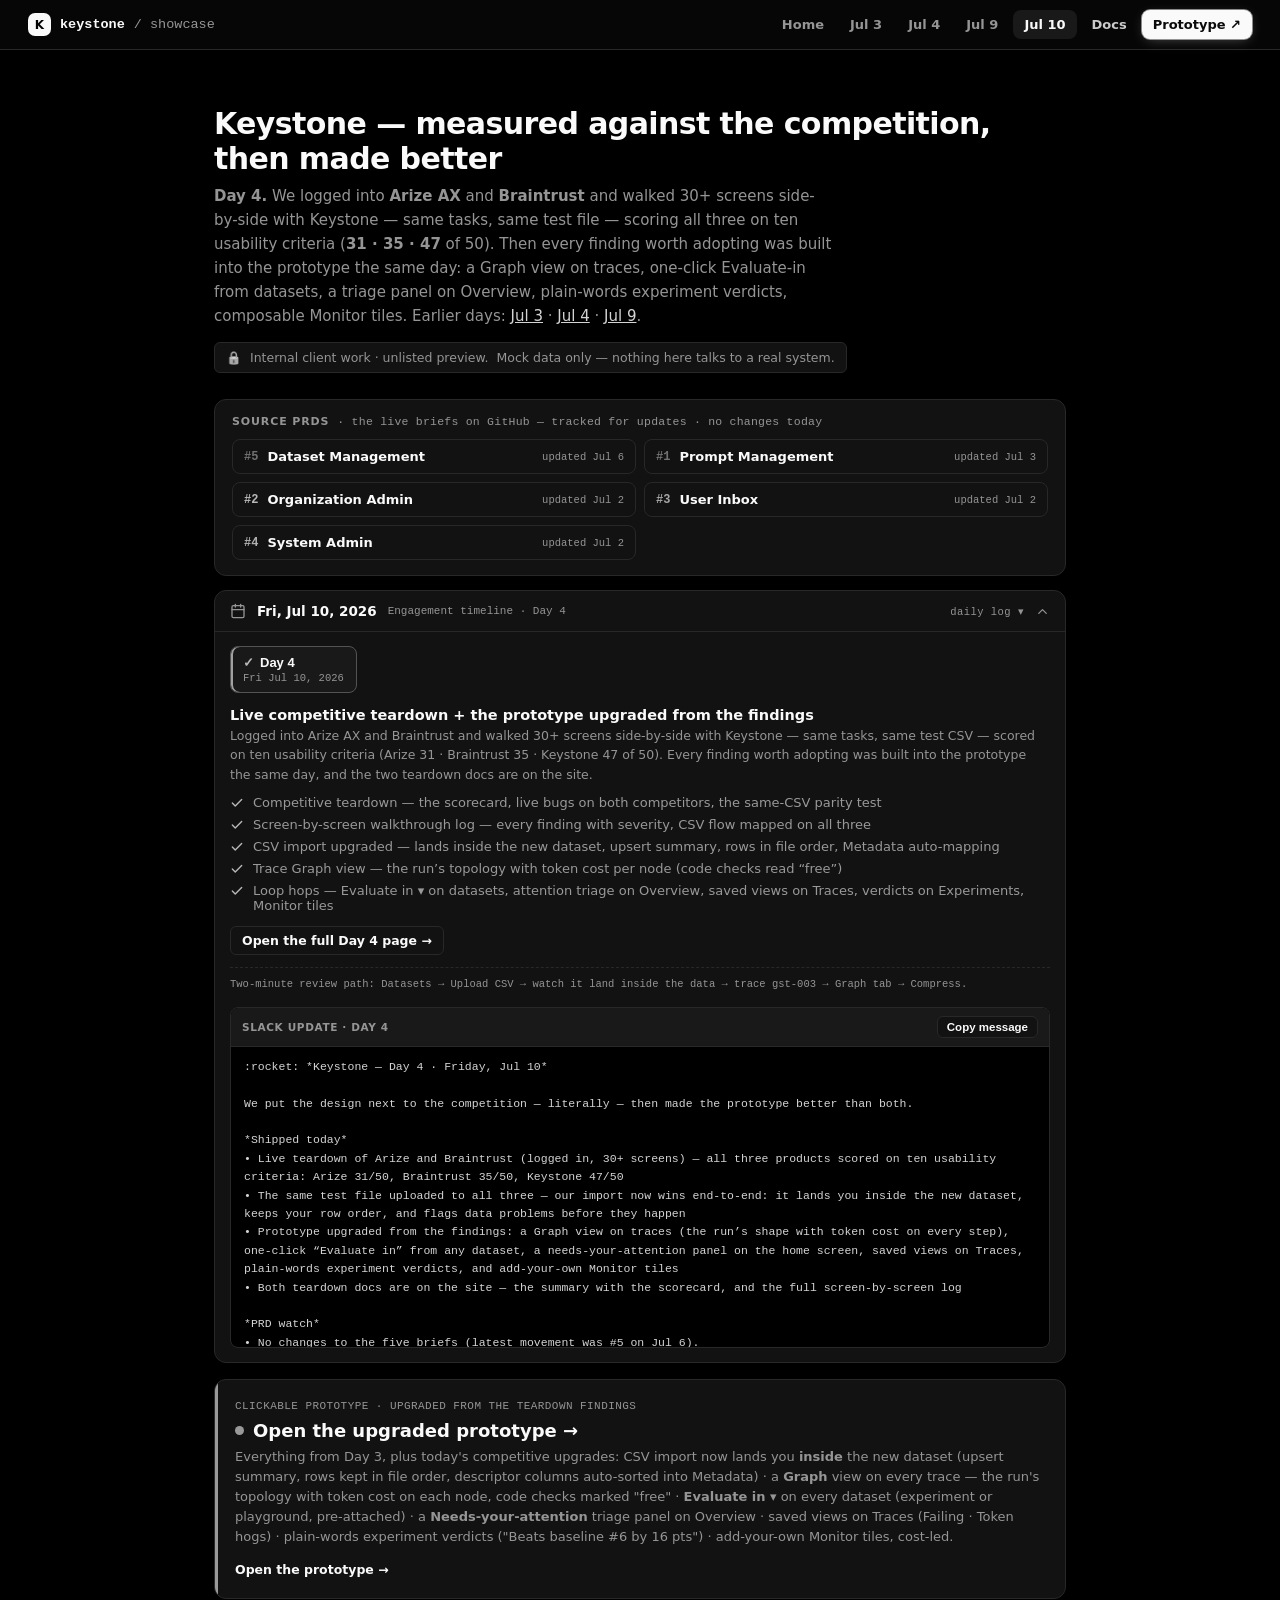
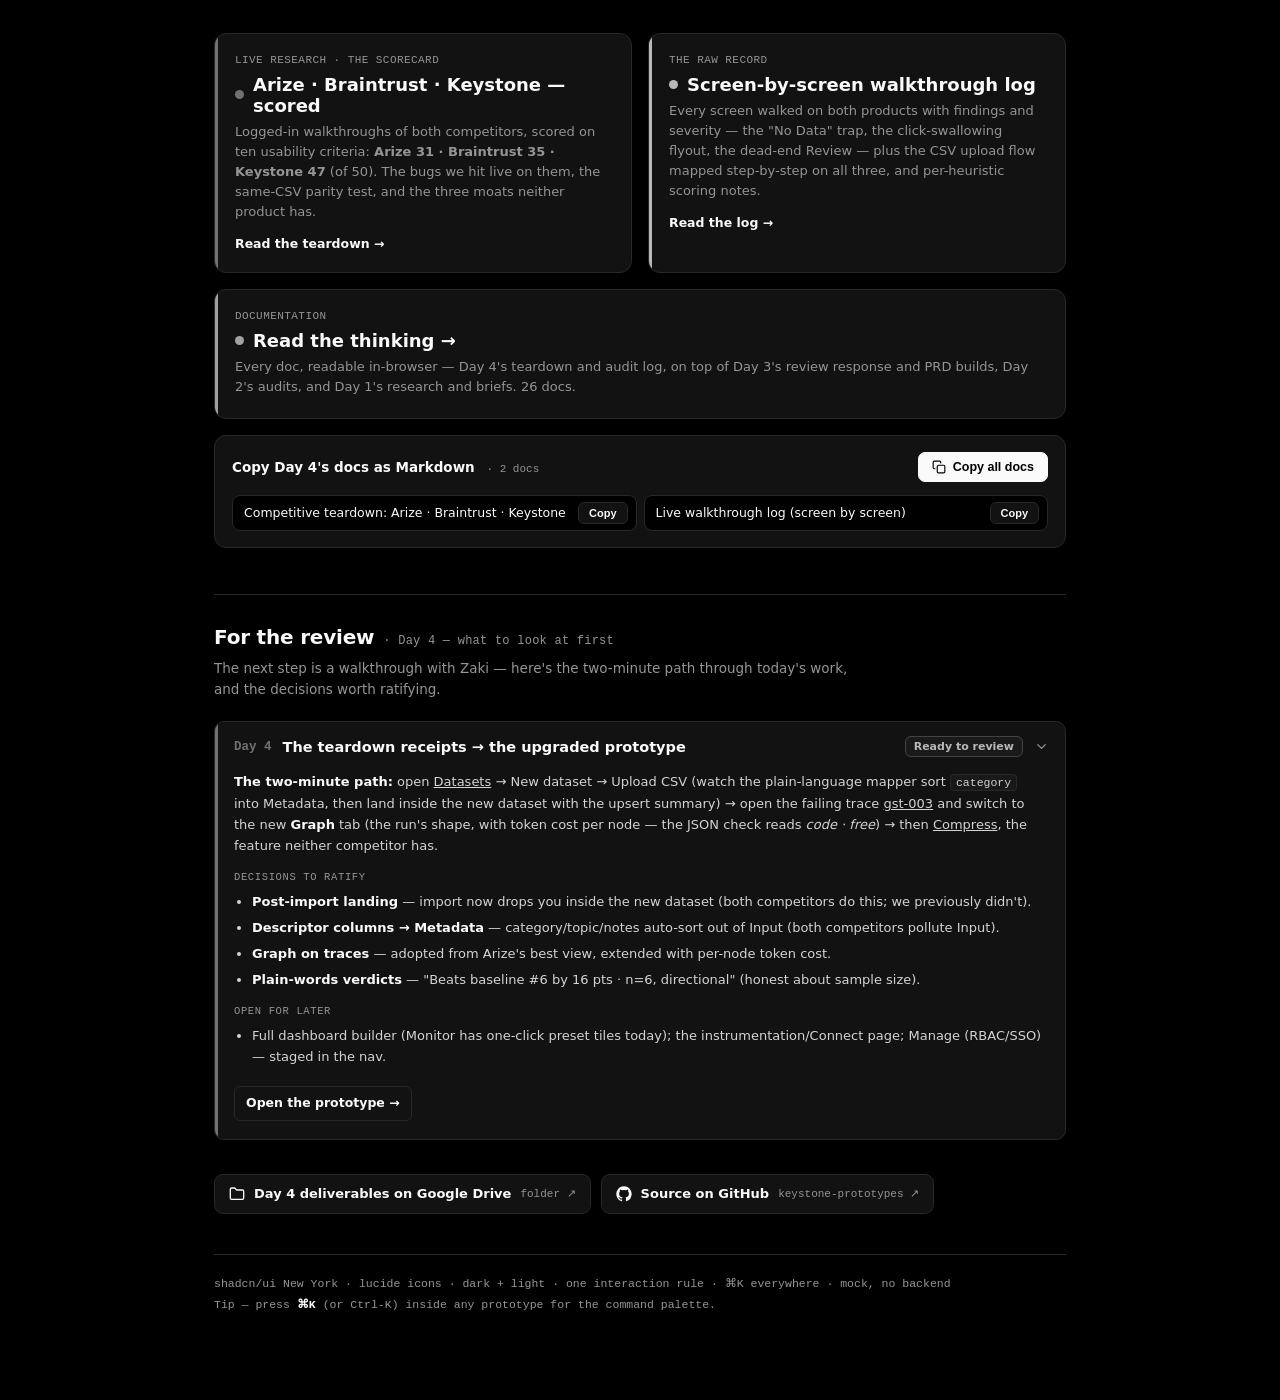
<file: docs/day-4.html>
<!DOCTYPE html>
<html lang="en">
<head>
<meta charset="utf-8">
<meta name="viewport" content="width=device-width, initial-scale=1">
<meta name="robots" content="noindex">
<title>Keystone — Day 4 · live teardown, scorecard & the upgraded prototype</title>
<style>
:root{
  --background:#000000; --card:#0b1220; --foreground:#f8fafc;
  --muted:#111a29; --muted-foreground:#8b96a5; --border:#1e293b; --input:#475569;
  --primary:#f8fafc; --ring:#94a3b8;
  --prompts:#8b5cf6; --inbox:#f59e0b; --platform:#22d3ee; --org:#4ade80;
  --sans:ui-sans-serif,system-ui,"Segoe UI",Inter,Roboto,sans-serif;
  --mono:ui-monospace,"Cascadia Mono",Consolas,Menlo,monospace;
}
*{box-sizing:border-box;margin:0;padding:0}
body{font-family:var(--sans);background:var(--background);color:var(--foreground);-webkit-font-smoothing:antialiased;min-height:100vh;padding:0 0 80px;filter:grayscale(1)}
a{color:#cbd5e1}
.wrap{max-width:900px;margin:0 auto;padding:34px 24px 0}
/* shared top nav */
.topnav{position:sticky;top:0;z-index:50;display:flex;align-items:center;justify-content:space-between;gap:14px;padding:10px clamp(14px,4vw,28px);background:rgba(2,8,23,.86);backdrop-filter:blur(8px);-webkit-backdrop-filter:blur(8px);border-bottom:1px solid var(--border)}
.topnav .brand{display:flex;align-items:center;gap:9px;font-family:var(--mono);font-size:13.5px;font-weight:600;color:var(--foreground);text-decoration:none;flex:none}
.topnav .brand .g{width:23px;height:23px;border-radius:7px;background:var(--primary);color:var(--background);display:grid;place-items:center;font-weight:800;font-family:var(--sans);font-size:12px}
.topnav .brand .sub{color:var(--muted-foreground);font-weight:400}
.topnav .navlinks{display:flex;align-items:center;gap:4px;flex-wrap:wrap;justify-content:flex-end}
.topnav a.nl{font-size:13px;font-weight:550;color:var(--muted-foreground);text-decoration:none;padding:7px 11px;border-radius:8px;transition:background .15s,color .15s;white-space:nowrap}
.topnav a.nl:hover{color:var(--foreground);background:var(--muted)}
.topnav a.nl.on{color:var(--foreground);background:var(--muted)}
.topnav a.nl.docs{color:#5eead4}
.topnav a.nl.docs:hover,.topnav a.nl.docs.on{color:#99f6e4;background:rgba(45,212,191,.12)}
.topnav a.nl.proto{color:#0a0a0a;background:#fafafa;font-weight:650;box-shadow:0 0 0 1px rgba(255,255,255,.5),0 3px 14px -4px rgba(255,255,255,.35)}
.topnav a.nl.proto:hover{background:#e5e5e5}
@media(max-width:640px){.topnav{gap:8px;padding:9px 12px}.topnav .brand .sub{display:none}.topnav a.nl{padding:6px 8px;font-size:12px}}
h1{font-size:30px;font-weight:700;letter-spacing:-.02em;margin:22px 0 8px}
.lede{font-size:15px;color:var(--muted-foreground);max-width:620px;line-height:1.6}
.note{margin-top:14px;display:inline-flex;gap:8px;align-items:center;font-size:12.5px;color:var(--muted-foreground);border:1px solid var(--border);border-radius:6px;padding:7px 11px;background:var(--card)}
.note b{color:var(--foreground);font-weight:600}
/* PRD tracker */
.prds{margin-top:26px;border:1px solid var(--border);border-radius:12px;background:var(--card);padding:15px 17px}
.prdhead{font-size:11px;font-weight:700;letter-spacing:.08em;text-transform:uppercase;color:var(--muted-foreground);display:flex;align-items:center;gap:8px;margin-bottom:11px}
.prdhead .n{font-family:var(--mono);font-weight:500;letter-spacing:.02em;text-transform:none;font-size:11.5px;color:var(--muted-foreground)}
.prdrow{display:grid;grid-template-columns:repeat(2,1fr);gap:8px}
@media (max-width:680px){.prdrow{grid-template-columns:1fr}}
.prd{display:flex;align-items:center;gap:9px;text-decoration:none;color:inherit;border:1px solid var(--border);border-radius:8px;padding:9px 11px;font-size:13px;transition:background .15s,border-color .15s}
.prd:hover{background:var(--muted);border-color:var(--input)}
.prd .pn{font-family:var(--mono);font-size:12px;font-weight:700;color:var(--accent);flex:none}
.prd .pt{font-weight:600;flex:1;min-width:0;white-space:nowrap;overflow:hidden;text-overflow:ellipsis}
.prd .upd{font-family:var(--mono);font-size:10.5px;color:var(--muted-foreground);flex:none;display:inline-flex;align-items:center;gap:5px}
.prd.i1{--accent:var(--prompts)} .prd.i2{--accent:var(--org)} .prd.i3{--accent:var(--inbox)} .prd.i4{--accent:var(--platform)}
/* engagement calendar / day navigator */
.cal{margin-top:14px;border:1px solid var(--border);border-radius:12px;background:var(--card);overflow:hidden}
.calbar{list-style:none;cursor:pointer;display:flex;align-items:center;gap:11px;padding:12px 15px;user-select:none}
.calbar::-webkit-details-marker{display:none}
.calbar:hover{background:var(--muted)}
.calbar .cicon{width:16px;height:16px;flex:none;stroke:var(--muted-foreground);fill:none;stroke-width:2;stroke-linecap:round;stroke-linejoin:round}
.caldate{font-weight:650;font-size:13.5px}
.calmeta{font-family:var(--mono);font-size:11px;color:var(--muted-foreground)}
.calsp{flex:1}
.calhint{font-family:var(--mono);font-size:10.5px;color:var(--muted-foreground);letter-spacing:.04em}
.calchev{width:15px;height:15px;flex:none;stroke:var(--muted-foreground);fill:none;stroke-width:2;stroke-linecap:round;stroke-linejoin:round;transition:transform .18s}
.cal[open] .calchev{transform:rotate(180deg)}
.calbody{border-top:1px solid var(--border);padding:14px 15px}
.daytabs{display:flex;flex-wrap:wrap;gap:8px;margin-bottom:14px}
.daytab{display:flex;flex-direction:column;gap:2px;text-align:left;background:var(--background);border:1px solid var(--border);border-radius:8px;padding:8px 12px;cursor:pointer;color:inherit;transition:background .15s,border-color .15s;min-width:104px}
.daytab:hover{background:var(--muted)}
.daytab.on{border-color:var(--input);background:var(--muted);box-shadow:inset 2px 0 0 var(--ring)}
.daytab b{font-size:13px;font-weight:650;display:flex;align-items:center;gap:6px}
.daytab .dt{font-family:var(--mono);font-size:10.5px;color:var(--muted-foreground);font-weight:400}
.daytab .doneb{color:#4ade80}
.daytab .planned{font-size:9px;font-weight:700;letter-spacing:.05em;text-transform:uppercase;color:#fbbf24;border:1px solid #78350f;background:#231605;border-radius:5px;padding:1px 5px}
.daypanel h4{font-size:14.5px;font-weight:650;color:var(--foreground);margin:0 0 3px}
.daypanel .dsum{color:var(--muted-foreground);font-size:12.5px;line-height:1.55;margin-bottom:11px}
.dayitems{list-style:none;display:flex;flex-direction:column;gap:7px}
.dayitems li{display:flex;align-items:flex-start;gap:9px;font-size:13px;color:#cbd5e1}
.dayitems .mk{flex:none;margin-top:1px;width:14px;height:14px;fill:none;stroke-width:2.4;stroke-linecap:round;stroke-linejoin:round}
.dayitems .mk.done{stroke:#4ade80}
.dayitems .mk.plan{stroke:var(--muted-foreground)}
.dayitems a{color:#a78bfa;text-decoration:none;font-weight:500}
.dayitems a:hover{text-decoration:underline}
.daypage{display:inline-flex;align-items:center;gap:6px;margin-top:13px;font-size:12.5px;font-weight:600;color:var(--foreground);text-decoration:none;border:1px solid var(--border);border-radius:6px;padding:6px 11px;transition:background .15s,border-color .15s}
.daypage:hover{background:var(--muted);border-color:var(--input)}
.daynote{margin-top:12px;font-family:var(--mono);font-size:10.5px;color:var(--muted-foreground);border-top:1px dashed var(--border);padding-top:9px;line-height:1.5}
.dayslack{margin-top:14px;border:1px solid var(--border);border-radius:8px;background:var(--background);overflow:hidden}
.dayslackhead{display:flex;align-items:center;justify-content:space-between;gap:8px;padding:8px 11px;border-bottom:1px solid var(--border);background:var(--muted)}
.dayslackhead b{font-size:10.5px;font-weight:700;letter-spacing:.06em;text-transform:uppercase;color:var(--muted-foreground)}
.slackcopy{display:inline-flex;align-items:center;gap:6px;font-size:11.5px;font-weight:600;color:var(--foreground);background:var(--card);border:1px solid var(--border);border-radius:6px;padding:4px 9px;cursor:pointer;transition:background .15s,border-color .15s,color .15s}
.slackcopy:hover{background:var(--muted);border-color:var(--input)}
.slackcopy.done{color:#4ade80;border-color:#14532d}
.slacktext{margin:0;padding:11px 13px;font-family:var(--mono);font-size:11.5px;line-height:1.6;color:#cbd5e1;white-space:pre-wrap;word-break:break-word;max-height:300px;overflow:auto}
.grid{display:grid;grid-template-columns:repeat(2,1fr);gap:16px;margin-top:34px}
@media (max-width:680px){.grid{grid-template-columns:1fr}}
.cardlink{display:block;text-decoration:none;color:inherit;background:var(--card);border:1px solid var(--border);border-radius:12px;padding:20px;transition:border-color .16s,transform .08s,box-shadow .16s;position:relative;overflow:hidden}
.cardlink:hover{border-color:var(--input);transform:translateY(-2px);box-shadow:0 12px 30px -12px rgba(0,0,0,.7)}
.cardlink::before{content:"";position:absolute;left:0;top:0;bottom:0;width:3px;background:var(--accent)}
.cardlink .tag{font-family:var(--mono);font-size:11px;color:var(--muted-foreground);letter-spacing:.04em}
.cardlink h2{font-size:18px;font-weight:650;margin:8px 0 6px;display:flex;align-items:center;gap:9px}
.dot{width:9px;height:9px;border-radius:99px;background:var(--accent);flex:none}
.cardlink p{font-size:13px;color:var(--muted-foreground);line-height:1.55}
.cardlink .open{margin-top:14px;font-size:12.5px;font-weight:600;color:var(--foreground);display:inline-flex;align-items:center;gap:6px}
.p1{--accent:var(--prompts)} .p2{--accent:var(--org)} .p3{--accent:var(--inbox)} .p4{--accent:var(--platform)}
/* github updates section */
.gh{margin-top:46px;border-top:1px solid var(--border);padding-top:30px}
.gh h2{font-size:20px;font-weight:680;letter-spacing:-.01em;display:flex;align-items:baseline;gap:9px;flex-wrap:wrap}
.ghsub{font-family:var(--mono);font-size:12px;color:var(--muted-foreground);font-weight:400;letter-spacing:.02em}
.ghlede{font-size:13.5px;color:var(--muted-foreground);line-height:1.62;max-width:640px;margin:9px 0 20px}
.ghlede a{color:#a78bfa}
.ghitem{background:var(--card);border:1px solid var(--border);border-radius:10px;margin-bottom:10px;overflow:hidden;position:relative}
.ghitem::before{content:"";position:absolute;left:0;top:0;bottom:0;width:3px;background:var(--accent)}
.ghitem>summary{list-style:none;cursor:pointer;display:flex;align-items:center;gap:11px;padding:14px 16px 14px 19px;user-select:none}
.ghitem>summary::-webkit-details-marker{display:none}
.ghitem>summary:hover{background:var(--muted)}
.ghtag{font-family:var(--mono);font-size:12.5px;font-weight:700;color:var(--accent);flex:none}
.ghtitle{font-size:14.5px;font-weight:620;flex:1;min-width:0}
.ghstatus{font-size:11px;font-weight:600;color:#4ade80;border:1px solid #14532d;background:#0d1f14;border-radius:6px;padding:3px 8px;white-space:nowrap}
.ghstatus.warn{color:#fbbf24;border-color:#78350f;background:#231605}
.ghchev{flex:none;width:15px;height:15px;stroke:var(--muted-foreground);stroke-width:2;fill:none;stroke-linecap:round;stroke-linejoin:round;transition:transform .18s}
.ghitem[open] .ghchev{transform:rotate(90deg)}
.ghbody{padding:0 19px 18px 19px;font-size:13px;color:#cbd5e1;line-height:1.62}
.ghbody p{margin:0 0 10px}
.ghbody b{color:var(--foreground);font-weight:620}
.ghbody .lbl{font-family:var(--mono);font-size:10.5px;letter-spacing:.06em;text-transform:uppercase;color:var(--muted-foreground);display:block;margin:13px 0 5px}
.ghbody ul{margin:0;padding-left:18px}
.ghbody li{margin-bottom:5px}
.ghbody code{font-family:var(--mono);font-size:11.5px;background:var(--muted);border:1px solid var(--border);border-radius:4px;padding:1px 5px;color:#e7c6ff}
.ghopen{display:inline-flex;align-items:center;gap:6px;margin-top:14px;font-size:12.5px;font-weight:600;color:var(--foreground);text-decoration:none;border:1px solid var(--border);border-radius:6px;padding:6px 11px;transition:background .15s,border-color .15s}
.ghopen:hover{background:var(--muted);border-color:var(--input)}
/* copy docs as markdown */
.docsx{margin-top:16px;border:1px solid var(--border);border-radius:12px;background:var(--card);padding:16px 17px}
.docsxhead{display:flex;align-items:center;justify-content:space-between;gap:10px;flex-wrap:wrap;margin-bottom:13px}
.docsxhead .t{font-size:13.5px;font-weight:650}
.docsxhead .t span{color:var(--muted-foreground);font-weight:400;font-family:var(--mono);font-size:11px;margin-left:7px}
.copyall{display:inline-flex;align-items:center;gap:7px;font-size:12.5px;font-weight:600;color:var(--background);background:var(--primary);border:1px solid var(--primary);border-radius:7px;padding:7px 13px;cursor:pointer;transition:opacity .15s,background .15s,color .15s}
.copyall:hover{opacity:.9}
.copyall svg{width:14px;height:14px;stroke:currentColor;fill:none;stroke-width:2;stroke-linecap:round;stroke-linejoin:round}
.copyall.done{background:#0d1f14;color:#4ade80;border-color:#14532d}
.docsxgrid{display:grid;grid-template-columns:repeat(2,1fr);gap:7px}
@media(max-width:680px){.docsxgrid{grid-template-columns:1fr}}
.docx{display:flex;align-items:center;gap:10px;border:1px solid var(--border);border-radius:8px;padding:6px 8px 6px 11px;background:var(--background)}
.docx .dn{flex:1;min-width:0;font-size:12.5px;font-weight:500;white-space:nowrap;overflow:hidden;text-overflow:ellipsis}
.docxcopy{flex:none;display:inline-flex;align-items:center;gap:5px;font-size:11px;font-weight:600;color:var(--foreground);background:var(--card);border:1px solid var(--border);border-radius:6px;padding:4px 10px;cursor:pointer;transition:background .15s,border-color .15s,color .15s}
.docxcopy:hover{background:var(--muted);border-color:var(--input)}
.docxcopy.done{color:#4ade80;border-color:#14532d}
.links{display:flex;flex-wrap:wrap;gap:10px;margin-top:34px}
.linkchip{display:inline-flex;align-items:center;gap:9px;text-decoration:none;font-size:13px;font-weight:600;color:var(--foreground);background:var(--card);border:1px solid var(--border);border-radius:9px;padding:11px 14px;transition:background .15s,border-color .15s,transform .08s}
.linkchip:hover{background:var(--muted);border-color:var(--input);transform:translateY(-1px)}
.linkchip svg{width:16px;height:16px;flex:none}
.linkchip .sub{font-weight:400;color:var(--muted-foreground);font-family:var(--mono);font-size:11px}
footer{margin-top:40px;font-family:var(--mono);font-size:11.5px;color:var(--muted-foreground);border-top:1px solid var(--border);padding-top:18px;line-height:1.9}
footer a{color:var(--muted-foreground)}
</style>
</head>
<body>
<header class="topnav">
  <a class="brand" href="index.html"><span class="g">K</span>keystone <span class="sub">/ showcase</span></a>
  <div class="navlinks">
    <a class="nl" data-page="index.html" href="index.html">Home</a>
    <a class="nl" data-page="day-1.html" href="day-1.html">Jul 3</a>
    <a class="nl" data-page="day-2.html" href="day-2.html">Jul 4</a>
    <a class="nl" data-page="day-3.html" href="day-3.html">Jul 9</a>
    <a class="nl" data-page="day-4.html" href="day-4.html">Jul 10</a>
    <a class="nl docs" data-page="docs.html" href="docs.html">Docs</a>
    <a class="nl proto" href="keystone/" target="_blank" rel="noopener">Prototype ↗</a>
  </div>
</header>
<div class="wrap">
  <h1>Keystone — measured against the competition, then made better</h1>
  <p class="lede"><b>Day 4.</b> We logged into <b>Arize AX</b> and <b>Braintrust</b> and walked 30+ screens side-by-side with Keystone — same tasks, same test file — scoring all three on ten usability criteria (<b>31 · 35 · 47</b> of 50). Then every finding worth adopting was built into the prototype the same day: a Graph view on traces, one-click Evaluate-in from datasets, a triage panel on Overview, plain-words experiment verdicts, composable Monitor tiles. <span style="color:var(--muted-foreground)">Earlier days: <a href="day-1.html">Jul 3</a> · <a href="day-2.html">Jul 4</a> · <a href="day-3.html">Jul 9</a>.</span></p>
  <div class="note">🔒 <span>Internal client work · unlisted preview.</span> Mock data only — nothing here talks to a real system.</div>

  <div class="prds">
    <div class="prdhead">Source PRDs <span class="n">· the live briefs on GitHub — tracked for updates · no changes today</span></div>
    <div class="prdrow">
      <a class="prd i1" href="https://github.com/esberi/keystone/issues/5" target="_blank" rel="noopener"><span class="pn">#5</span><span class="pt">Dataset Management</span><span class="upd">updated Jul 6</span></a>
      <a class="prd i1" href="https://github.com/esberi/keystone/issues/1" target="_blank" rel="noopener"><span class="pn">#1</span><span class="pt">Prompt Management</span><span class="upd">updated Jul 3</span></a>
      <a class="prd i2" href="https://github.com/esberi/keystone/issues/2" target="_blank" rel="noopener"><span class="pn">#2</span><span class="pt">Organization Admin</span><span class="upd">updated Jul 2</span></a>
      <a class="prd i3" href="https://github.com/esberi/keystone/issues/3" target="_blank" rel="noopener"><span class="pn">#3</span><span class="pt">User Inbox</span><span class="upd">updated Jul 2</span></a>
      <a class="prd i4" href="https://github.com/esberi/keystone/issues/4" target="_blank" rel="noopener"><span class="pn">#4</span><span class="pt">System Admin</span><span class="upd">updated Jul 2</span></a>
    </div>
  </div>

  <details class="cal" id="cal" open>
    <summary class="calbar">
      <svg class="cicon" viewBox="0 0 24 24" aria-hidden="true"><rect x="3" y="4" width="18" height="18" rx="2"/><path d="M16 2v4M8 2v4M3 10h18"/></svg>
      <span class="caldate" id="calDate">—</span>
      <span class="calmeta" id="calMeta"></span>
      <span class="calsp"></span>
      <span class="calhint">daily log ▾</span>
      <svg class="calchev" viewBox="0 0 24 24" aria-hidden="true"><polyline points="6 9 12 15 18 9"/></svg>
    </summary>
    <div class="calbody">
      <div class="daytabs" id="dayTabs"></div>
      <div class="daypanel" id="dayPanel"></div>
    </div>
  </details>

  <a class="cardlink" href="keystone/" target="_blank" rel="noopener" style="--accent:#a78bfa;display:block;margin-top:16px">
    <div class="tag">CLICKABLE PROTOTYPE · UPGRADED FROM THE TEARDOWN FINDINGS</div>
    <h2><span class="dot"></span>Open the upgraded prototype →</h2>
    <p>Everything from Day 3, plus today's competitive upgrades: CSV import now lands you <b>inside</b> the new dataset (upsert summary, rows kept in file order, descriptor columns auto-sorted into Metadata) · a <b>Graph</b> view on every trace — the run's topology with token cost on each node, code checks marked "free" · <b>Evaluate in ▾</b> on every dataset (experiment or playground, pre-attached) · a <b>Needs-your-attention</b> triage panel on Overview · saved views on Traces (Failing · Token hogs) · plain-words experiment verdicts ("Beats baseline #6 by 16 pts") · add-your-own Monitor tiles, cost-led.</p>
    <div class="open">Open the prototype →</div>
  </a>

  <div class="grid">
    <a class="cardlink p1" href="docs.html#day4-competitive-teardown">
      <div class="tag">LIVE RESEARCH · THE SCORECARD</div>
      <h2><span class="dot"></span>Arize · Braintrust · Keystone — scored</h2>
      <p>Logged-in walkthroughs of both competitors, scored on ten usability criteria: <b>Arize 31 · Braintrust 35 · Keystone 47</b> (of 50). The bugs we hit live on them, the same-CSV parity test, and the three moats neither product has.</p>
      <div class="open">Read the teardown →</div>
    </a>
    <a class="cardlink p2" href="docs.html#day4-walkthrough-live">
      <div class="tag">THE RAW RECORD</div>
      <h2><span class="dot"></span>Screen-by-screen walkthrough log</h2>
      <p>Every screen walked on both products with findings and severity — the "No Data" trap, the click-swallowing flyout, the dead-end Review — plus the CSV upload flow mapped step-by-step on all three, and per-heuristic scoring notes.</p>
      <div class="open">Read the log →</div>
    </a>
  </div>

  <a class="cardlink" href="docs.html" style="--accent:#94a3b8;display:block;margin-top:16px">
    <div class="tag">DOCUMENTATION</div>
    <h2><span class="dot"></span>Read the thinking →</h2>
    <p>Every doc, readable in-browser — Day 4's teardown and audit log, on top of Day 3's review response and PRD builds, Day 2's audits, and Day 1's research and briefs. 26 docs.</p>
  </a>

  <div class="docsx">
    <div class="docsxhead">
      <div class="t">Copy Day 4's docs as Markdown <span id="docsxN"></span></div>
      <button class="copyall" id="copyAll" type="button"><svg viewBox="0 0 24 24" aria-hidden="true"><rect x="9" y="9" width="13" height="13" rx="2"/><path d="M5 15H4a2 2 0 0 1-2-2V4a2 2 0 0 1 2-2h9a2 2 0 0 1 2 2v1"/></svg><span class="lbl">Copy all docs</span></button>
    </div>
    <div class="docsxgrid" id="docsxGrid"></div>
  </div>

  <section class="gh">
    <h2>For the review <span class="ghsub">· Day 4 — what to look at first</span></h2>
    <p class="ghlede">The next step is a walkthrough with Zaki — here's the two-minute path through today's work, and the decisions worth ratifying.</p>

    <details class="ghitem p1" open>
      <summary><span class="ghtag">Day 4</span><span class="ghtitle">The teardown receipts → the upgraded prototype</span><span class="ghstatus">Ready to review</span><svg class="ghchev" viewBox="0 0 24 24" aria-hidden="true"><polyline points="9 6 15 12 9 18"/></svg></summary>
      <div class="ghbody">
        <p><b>The two-minute path:</b> open <a href="keystone/#/datasets" target="_blank" rel="noopener">Datasets</a> → New dataset → Upload CSV (watch the plain-language mapper sort <code>category</code> into Metadata, then land inside the new dataset with the upsert summary) → open the failing trace <a href="keystone/#/traces/gst-003?exp=7" target="_blank" rel="noopener">gst-003</a> and switch to the new <b>Graph</b> tab (the run's shape, with token cost per node — the JSON check reads <i>code · free</i>) → then <a href="keystone/#/prompts/gst-qna/compress" target="_blank" rel="noopener">Compress</a>, the feature neither competitor has.</p>
        <span class="lbl">Decisions to ratify</span>
        <ul>
          <li><b>Post-import landing</b> — import now drops you inside the new dataset (both competitors do this; we previously didn't).</li>
          <li><b>Descriptor columns → Metadata</b> — category/topic/notes auto-sort out of Input (both competitors pollute Input).</li>
          <li><b>Graph on traces</b> — adopted from Arize's best view, extended with per-node token cost.</li>
          <li><b>Plain-words verdicts</b> — "Beats baseline #6 by 16 pts · n=6, directional" (honest about sample size).</li>
        </ul>
        <span class="lbl">Open for later</span>
        <ul>
          <li>Full dashboard builder (Monitor has one-click preset tiles today); the instrumentation/Connect page; Manage (RBAC/SSO) — staged in the nav.</li>
        </ul>
        <a class="ghopen" href="keystone/" target="_blank" rel="noopener">Open the prototype →</a>
      </div>
    </details>
  </section>

  <div class="links">
    <a class="linkchip" href="https://drive.google.com/drive/folders/1pqTWyDD_YeiRtgklhVL6xp-FGN_OK0PT" target="_blank" rel="noopener">
      <svg viewBox="0 0 24 24" fill="none" stroke="currentColor" stroke-width="2" stroke-linecap="round" stroke-linejoin="round" aria-hidden="true"><path d="M4 20h16a2 2 0 0 0 2-2V8a2 2 0 0 0-2-2h-7.9a2 2 0 0 1-1.69-.9L9.6 3.9A2 2 0 0 0 7.93 3H4a2 2 0 0 0-2 2v13c0 1.1.9 2 2 2Z"/></svg>
      Day 4 deliverables on Google Drive <span class="sub">folder ↗</span>
    </a>
    <a class="linkchip" href="https://github.com/aman-esberi/esberi.github.com/tree/keystone-prototypes" target="_blank" rel="noopener">
      <svg viewBox="0 0 24 24" fill="currentColor" aria-hidden="true"><path d="M12 .5C5.73.5.5 5.73.5 12c0 5.08 3.29 9.39 7.86 10.91.58.11.79-.25.79-.56 0-.28-.01-1.02-.02-2-3.2.7-3.88-1.54-3.88-1.54-.52-1.33-1.28-1.68-1.28-1.68-1.05-.72.08-.7.08-.7 1.16.08 1.77 1.19 1.77 1.19 1.03 1.77 2.7 1.26 3.36.96.1-.75.4-1.26.73-1.55-2.55-.29-5.24-1.28-5.24-5.68 0-1.25.45-2.28 1.19-3.08-.12-.29-.52-1.46.11-3.05 0 0 .97-.31 3.18 1.18a11 11 0 0 1 5.79 0c2.2-1.49 3.17-1.18 3.17-1.18.63 1.59.23 2.76.11 3.05.74.8 1.19 1.83 1.19 3.08 0 4.41-2.69 5.38-5.25 5.67.41.35.78 1.05.78 2.12 0 1.53-.01 2.77-.01 3.15 0 .31.21.68.8.56A11.51 11.51 0 0 0 23.5 12C23.5 5.73 18.27.5 12 .5Z"/></svg>
      Source on GitHub <span class="sub">keystone-prototypes ↗</span>
    </a>
  </div>

  <footer>
    shadcn/ui New York · lucide icons · dark + light · one interaction rule · ⌘K everywhere · mock, no backend<br>
    Tip — press <b style="color:var(--foreground)">⌘K</b> (or Ctrl-K) inside any prototype for the command palette.
  </footer>
</div>
<script>
'use strict';
/* Engagement day log. daily-ship-update appends one entry per day (with that day's links). */
const DAYS=[
 { n:4, date:'2026-07-10', status:'done', page:'day-4.html',
   title:'Live competitive teardown + the prototype upgraded from the findings',
   summary:'Logged into Arize AX and Braintrust and walked 30+ screens side-by-side with Keystone — same tasks, same test CSV — scored on ten usability criteria (Arize 31 · Braintrust 35 · Keystone 47 of 50). Every finding worth adopting was built into the prototype the same day, and the two teardown docs are on the site.',
   items:[
     {t:'Competitive teardown — the scorecard, live bugs on both competitors, the same-CSV parity test', href:'docs.html#day4-competitive-teardown', done:true},
     {t:'Screen-by-screen walkthrough log — every finding with severity, CSV flow mapped on all three', href:'docs.html#day4-walkthrough-live', done:true},
     {t:'CSV import upgraded — lands inside the new dataset, upsert summary, rows in file order, Metadata auto-mapping', href:'keystone/#/datasets', done:true},
     {t:'Trace Graph view — the run’s topology with token cost per node (code checks read “free”)', href:'keystone/#/traces/gst-003?exp=7', done:true},
     {t:'Loop hops — Evaluate in ▾ on datasets, attention triage on Overview, saved views on Traces, verdicts on Experiments, Monitor tiles', href:'keystone/', done:true},
   ],
   note:'Two-minute review path: Datasets → Upload CSV → watch it land inside the data → trace gst-003 → Graph tab → Compress.',
   slack:':rocket: *Keystone — Day 4 · Friday, Jul 10*\n\nWe put the design next to the competition — literally — then made the prototype better than both.\n\n*Shipped today*\n• Live teardown of Arize and Braintrust (logged in, 30+ screens) — all three products scored on ten usability criteria: Arize 31/50, Braintrust 35/50, Keystone 47/50\n• The same test file uploaded to all three — our import now wins end-to-end: it lands you inside the new dataset, keeps your row order, and flags data problems before they happen\n• Prototype upgraded from the findings: a Graph view on traces (the run’s shape with token cost on every step), one-click “Evaluate in” from any dataset, a needs-your-attention panel on the home screen, saved views on Traces, plain-words experiment verdicts, and add-your-own Monitor tiles\n• Both teardown docs are on the site — the summary with the scorecard, and the full screen-by-screen log\n\n*PRD watch*\n• No changes to the five briefs (latest movement was #5 on Jul 6).\n\n*Next*\n• Walkthrough review with Zaki — then the group-PM presentation.\n\n🔗 Today’s work: https://aman-esberi.github.io/esberi.github.com/day-4.html' },
];
(function(){
 const MO=['Jan','Feb','Mar','Apr','May','Jun','Jul','Aug','Sep','Oct','Nov','Dec'];
 const DOW=['Sun','Mon','Tue','Wed','Thu','Fri','Sat'];
 const dow=d=>DOW[new Date(d+'T00:00:00').getDay()];
 const fmt=d=>{const p=d.split('-');return MO[+p[1]-1]+' '+(+p[2])+', '+p[0];};
 const CHK='<svg class="mk done" viewBox="0 0 24 24"><polyline points="20 6 9 17 4 12"/></svg>';
 const DOT='<svg class="mk plan" viewBox="0 0 24 24"><circle cx="12" cy="12" r="9"/></svg>';
 const tabs=document.getElementById('dayTabs'), panel=document.getElementById('dayPanel');
 const current=[...DAYS].reverse().find(d=>d.status!=='planned')||DAYS[DAYS.length-1];
 document.getElementById('calDate').textContent=dow(current.date)+', '+fmt(current.date);
 document.getElementById('calMeta').textContent='Engagement timeline · Day '+current.n;
 function esc(s){return String(s).replace(/&/g,'&amp;').replace(/</g,'&lt;').replace(/>/g,'&gt;');}
 function render(sel){
  tabs.innerHTML=DAYS.map(d=>'<button class="daytab'+(d.n===sel?' on':'')+'" data-n="'+d.n+'"><b>'+(d.status==='done'?'<span class="doneb">✓</span>':'')+'Day '+d.n+(d.status==='planned'?' <span class="planned">planned</span>':'')+'</b><span class="dt">'+dow(d.date)+' '+fmt(d.date)+'</span></button>').join('');
  const d=DAYS.find(x=>x.n===sel)||current;
  panel.innerHTML='<h4>'+esc(d.title)+'</h4><div class="dsum">'+esc(d.summary)+'</div><ul class="dayitems">'+
   d.items.map(it=>'<li>'+(it.done?CHK:DOT)+(it.href?'<a href="'+it.href+'">'+esc(it.t)+'</a>':'<span>'+esc(it.t)+'</span>')+'</li>').join('')+
   '</ul>'+(d.page?'<a class="daypage" href="'+d.page+'">Open the full Day '+d.n+' page →</a>':'')+(d.note?'<div class="daynote">'+esc(d.note)+'</div>':'')+
   (d.slack?'<div class="dayslack"><div class="dayslackhead"><b>Slack update · Day '+d.n+'</b><button class="slackcopy" type="button">Copy message</button></div><pre class="slacktext">'+esc(d.slack)+'</pre></div>':'');
  tabs.querySelectorAll('.daytab').forEach(b=>b.addEventListener('click',()=>render(+b.dataset.n)));
  const sc=panel.querySelector('.slackcopy');
  if(sc)sc.addEventListener('click',async()=>{
   const msg=(DAYS.find(x=>x.n===sel)||{}).slack||'';let ok=true;
   try{await navigator.clipboard.writeText(msg);}catch(e){try{const ta=document.createElement('textarea');ta.value=msg;ta.style.position='fixed';ta.style.opacity='0';document.body.appendChild(ta);ta.select();document.execCommand('copy');ta.remove();}catch(e2){ok=false;}}
   sc.textContent=ok?'Copied':'Copy failed';sc.classList.toggle('done',ok);
   setTimeout(()=>{sc.textContent='Copy message';sc.classList.remove('done');},1600);
  });
 }
 render(current.n);
})();
</script>
<script>
'use strict';
/* Copy the docs as Markdown — master (all) + per-doc, straight from the landing page */
(function(){
 const DOCS=[
  {s:'day4-competitive-teardown',t:'Competitive teardown: Arize · Braintrust · Keystone'},
  {s:'day4-walkthrough-live',t:'Live walkthrough log (screen by screen)'}
 ];
 function esc(s){return String(s).replace(/&/g,'&amp;').replace(/</g,'&lt;').replace(/>/g,'&gt;');}
 function cleanMd(src){
  const L=src.replace(/\r\n?/g,'\n').split('\n');const out=[];let inF=false;
  for(let i=0;i<L.length;i++){let ln=L[i];const f=/^\s*(```|~~~)/.test(ln);if(f)inF=!inF;
   if(!inF&&!f)ln=ln.replace(/[ \t]+$/,'');
   if(!inF&&!f&&/^#{1,6}\s/.test(ln)&&out.length&&out[out.length-1].trim()!=='')out.push('');
   out.push(ln);
   if(!inF&&!f&&/^#{1,6}\s/.test(ln)&&L[i+1]!==undefined&&L[i+1].trim()!=='')out.push('');}
  return out.join('\n').replace(/\n{3,}/g,'\n\n').replace(/\s+$/,'')+'\n';
 }
 async function fetchMd(s){const r=await fetch('md/'+s+'.md');if(!r.ok)throw new Error('404 '+s);return cleanMd(await r.text());}
 async function clip(t){try{await navigator.clipboard.writeText(t);return true;}catch(e){try{const ta=document.createElement('textarea');ta.value=t;ta.style.position='fixed';ta.style.opacity='0';document.body.appendChild(ta);ta.focus();ta.select();document.execCommand('copy');ta.remove();return true;}catch(e2){return false;}}}
 function feedback(btn,ok,restore){const l=btn.querySelector('.lbl');l.textContent=ok?'Copied':'Failed';btn.classList.toggle('done',ok);clearTimeout(btn._t);btn._t=setTimeout(()=>{l.textContent=restore;btn.classList.remove('done');},1700);}
 const nEl=document.getElementById('docsxN');if(nEl)nEl.textContent='· '+DOCS.length+' docs';
 const grid=document.getElementById('docsxGrid');
 grid.innerHTML=DOCS.map(d=>'<div class="docx"><span class="dn">'+esc(d.t)+'</span><button class="docxcopy" data-s="'+d.s+'" type="button"><span class="lbl">Copy</span></button></div>').join('');
 grid.querySelectorAll('.docxcopy').forEach(b=>b.addEventListener('click',async()=>{
  b.querySelector('.lbl').textContent='…';let ok=false;
  try{ok=await clip(await fetchMd(b.dataset.s));}catch(e){ok=false;}
  feedback(b,ok,'Copy');
 }));
 const all=document.getElementById('copyAll');
 all.addEventListener('click',async()=>{
  all.querySelector('.lbl').textContent='Copying…';let ok=false;
  try{
   const parts=await Promise.all(DOCS.map(d=>fetchMd(d.s).catch(()=>'')));
   const body='# Keystone — Day 4 Documentation\n\n*Day 4’s docs, copied from the showcase. Read them at docs.html.*\n\n---\n\n'+parts.filter(Boolean).join('\n\n---\n\n')+'\n';
   ok=await clip(body);
  }catch(e){ok=false;}
  feedback(all,ok,'Copy all docs');
 });
})();
</script>
<script>(function(){var p=(location.pathname.split('/').pop()||'index.html');if(p==='day-2-walkthrough.html')p='day-2.html';document.querySelectorAll('.topnav a.nl[data-page]').forEach(function(a){if(a.getAttribute('data-page')===p)a.classList.add('on');});})();</script>
</body>
</html>
</file>
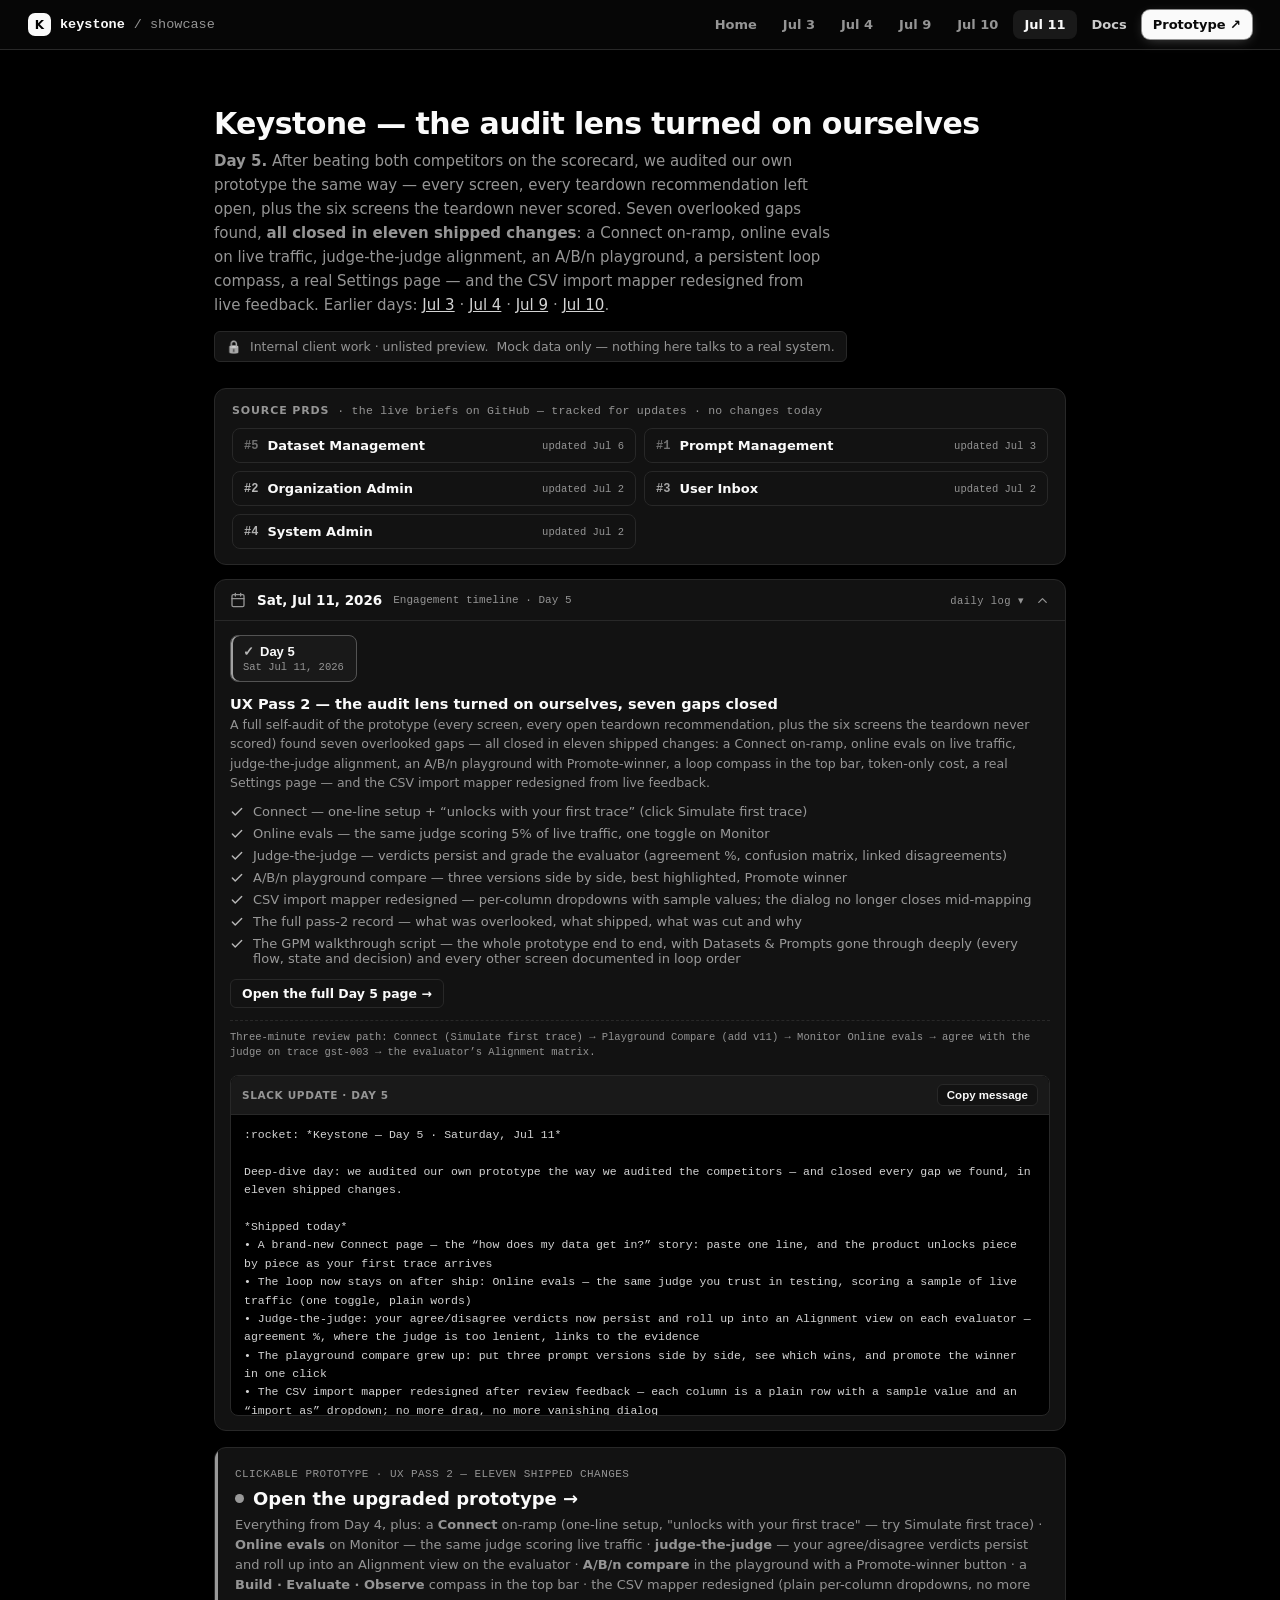
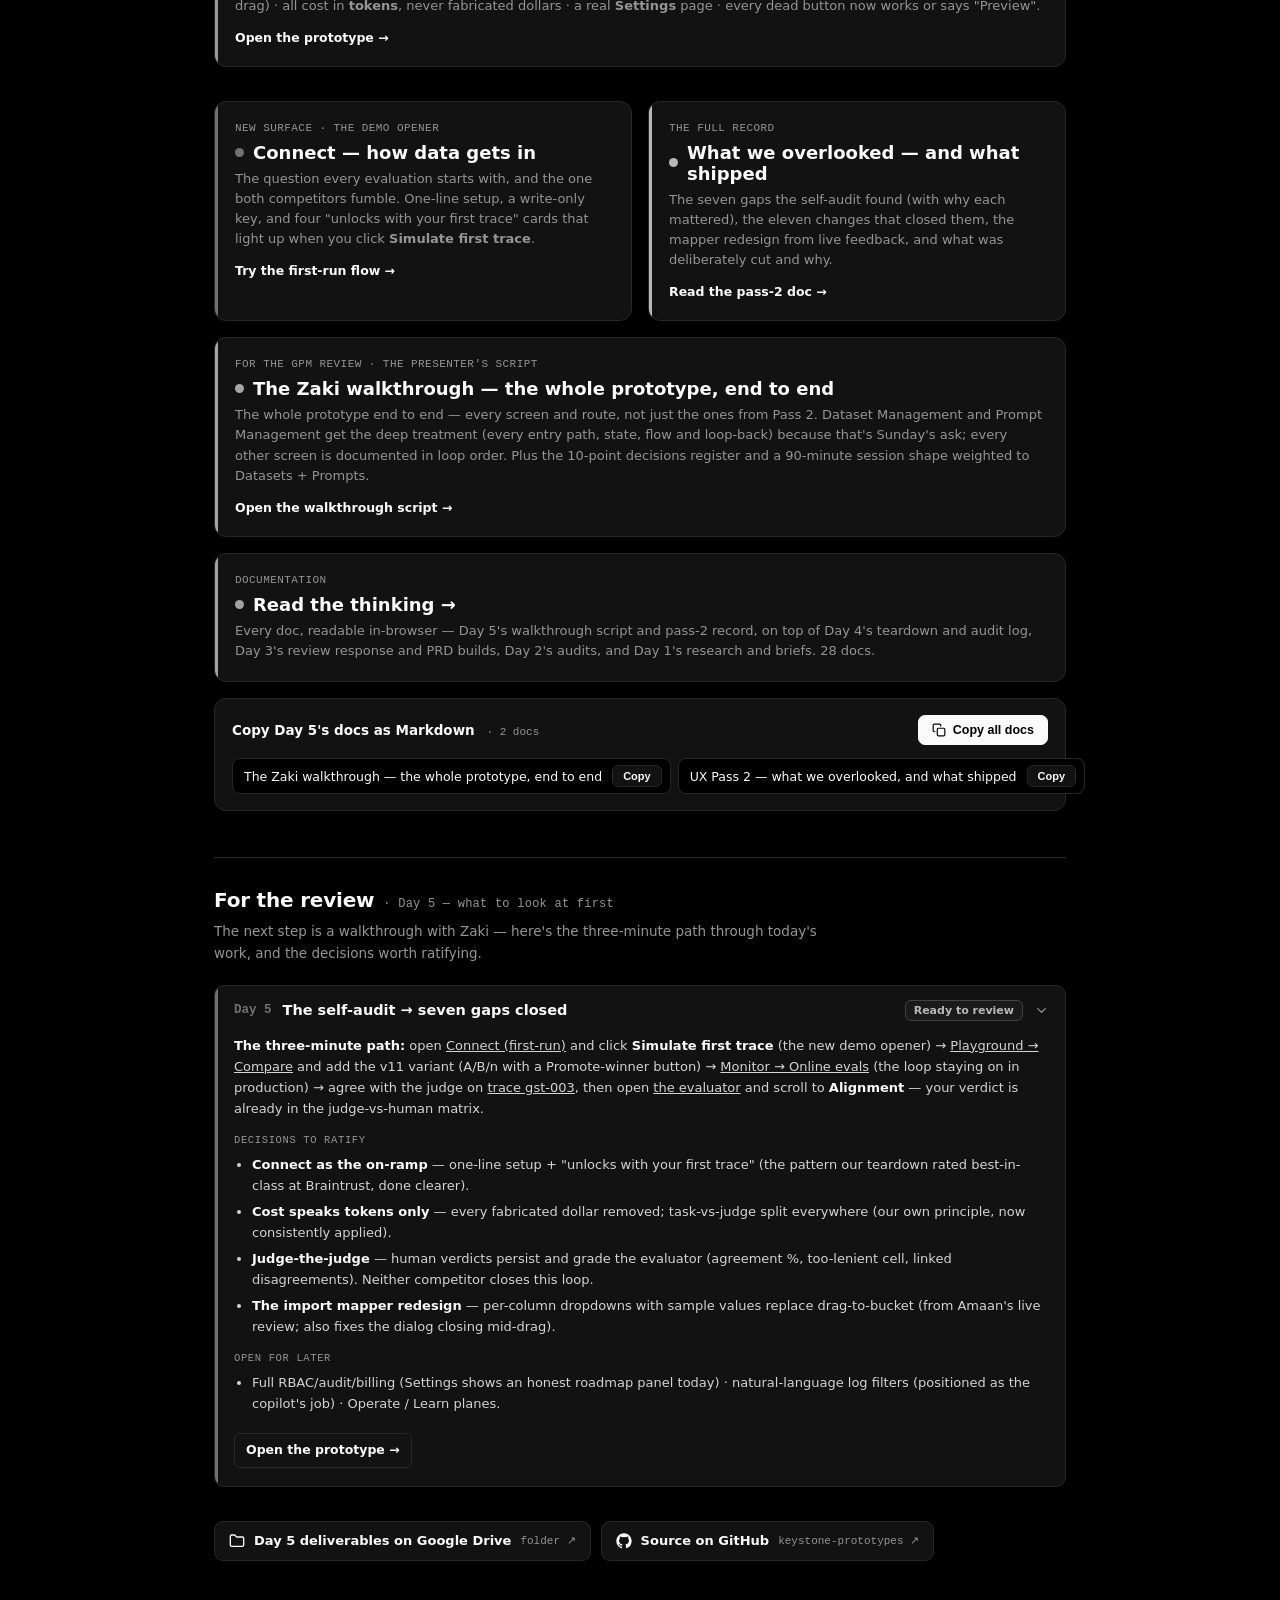
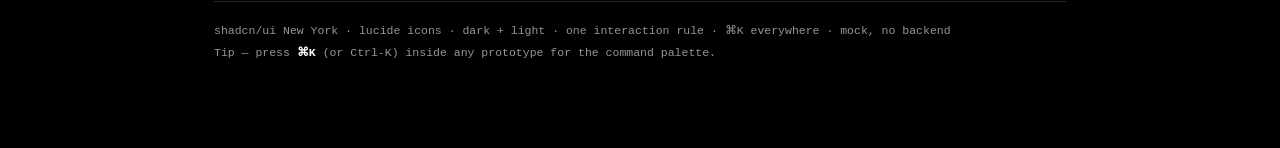
<file: docs/day-5.html>
<!DOCTYPE html>
<html lang="en">
<head>
<meta charset="utf-8">
<meta name="viewport" content="width=device-width, initial-scale=1">
<meta name="robots" content="noindex">
<title>Keystone — Day 5 · UX Pass 2: auditing ourselves, closing every gap</title>
<style>
:root{
  --background:#000000; --card:#0b1220; --foreground:#f8fafc;
  --muted:#111a29; --muted-foreground:#8b96a5; --border:#1e293b; --input:#475569;
  --primary:#f8fafc; --ring:#94a3b8;
  --prompts:#8b5cf6; --inbox:#f59e0b; --platform:#22d3ee; --org:#4ade80;
  --sans:ui-sans-serif,system-ui,"Segoe UI",Inter,Roboto,sans-serif;
  --mono:ui-monospace,"Cascadia Mono",Consolas,Menlo,monospace;
}
*{box-sizing:border-box;margin:0;padding:0}
body{font-family:var(--sans);background:var(--background);color:var(--foreground);-webkit-font-smoothing:antialiased;min-height:100vh;padding:0 0 80px;filter:grayscale(1)}
a{color:#cbd5e1}
.wrap{max-width:900px;margin:0 auto;padding:34px 24px 0}
/* shared top nav */
.topnav{position:sticky;top:0;z-index:50;display:flex;align-items:center;justify-content:space-between;gap:14px;padding:10px clamp(14px,4vw,28px);background:rgba(2,8,23,.86);backdrop-filter:blur(8px);-webkit-backdrop-filter:blur(8px);border-bottom:1px solid var(--border)}
.topnav .brand{display:flex;align-items:center;gap:9px;font-family:var(--mono);font-size:13.5px;font-weight:600;color:var(--foreground);text-decoration:none;flex:none}
.topnav .brand .g{width:23px;height:23px;border-radius:7px;background:var(--primary);color:var(--background);display:grid;place-items:center;font-weight:800;font-family:var(--sans);font-size:12px}
.topnav .brand .sub{color:var(--muted-foreground);font-weight:400}
.topnav .navlinks{display:flex;align-items:center;gap:4px;flex-wrap:wrap;justify-content:flex-end}
.topnav a.nl{font-size:13px;font-weight:550;color:var(--muted-foreground);text-decoration:none;padding:7px 11px;border-radius:8px;transition:background .15s,color .15s;white-space:nowrap}
.topnav a.nl:hover{color:var(--foreground);background:var(--muted)}
.topnav a.nl.on{color:var(--foreground);background:var(--muted)}
.topnav a.nl.docs{color:#5eead4}
.topnav a.nl.docs:hover,.topnav a.nl.docs.on{color:#99f6e4;background:rgba(45,212,191,.12)}
.topnav a.nl.proto{color:#0a0a0a;background:#fafafa;font-weight:650;box-shadow:0 0 0 1px rgba(255,255,255,.5),0 3px 14px -4px rgba(255,255,255,.35)}
.topnav a.nl.proto:hover{background:#e5e5e5}
@media(max-width:640px){.topnav{gap:8px;padding:9px 12px}.topnav .brand .sub{display:none}.topnav a.nl{padding:6px 8px;font-size:12px}}
h1{font-size:30px;font-weight:700;letter-spacing:-.02em;margin:22px 0 8px}
.lede{font-size:15px;color:var(--muted-foreground);max-width:620px;line-height:1.6}
.note{margin-top:14px;display:inline-flex;gap:8px;align-items:center;font-size:12.5px;color:var(--muted-foreground);border:1px solid var(--border);border-radius:6px;padding:7px 11px;background:var(--card)}
.note b{color:var(--foreground);font-weight:600}
/* PRD tracker */
.prds{margin-top:26px;border:1px solid var(--border);border-radius:12px;background:var(--card);padding:15px 17px}
.prdhead{font-size:11px;font-weight:700;letter-spacing:.08em;text-transform:uppercase;color:var(--muted-foreground);display:flex;align-items:center;gap:8px;margin-bottom:11px}
.prdhead .n{font-family:var(--mono);font-weight:500;letter-spacing:.02em;text-transform:none;font-size:11.5px;color:var(--muted-foreground)}
.prdrow{display:grid;grid-template-columns:repeat(2,1fr);gap:8px}
@media (max-width:680px){.prdrow{grid-template-columns:1fr}}
.prd{display:flex;align-items:center;gap:9px;text-decoration:none;color:inherit;border:1px solid var(--border);border-radius:8px;padding:9px 11px;font-size:13px;transition:background .15s,border-color .15s}
.prd:hover{background:var(--muted);border-color:var(--input)}
.prd .pn{font-family:var(--mono);font-size:12px;font-weight:700;color:var(--accent);flex:none}
.prd .pt{font-weight:600;flex:1;min-width:0;white-space:nowrap;overflow:hidden;text-overflow:ellipsis}
.prd .upd{font-family:var(--mono);font-size:10.5px;color:var(--muted-foreground);flex:none;display:inline-flex;align-items:center;gap:5px}
.prd.i1{--accent:var(--prompts)} .prd.i2{--accent:var(--org)} .prd.i3{--accent:var(--inbox)} .prd.i4{--accent:var(--platform)}
/* engagement calendar / day navigator */
.cal{margin-top:14px;border:1px solid var(--border);border-radius:12px;background:var(--card);overflow:hidden}
.calbar{list-style:none;cursor:pointer;display:flex;align-items:center;gap:11px;padding:12px 15px;user-select:none}
.calbar::-webkit-details-marker{display:none}
.calbar:hover{background:var(--muted)}
.calbar .cicon{width:16px;height:16px;flex:none;stroke:var(--muted-foreground);fill:none;stroke-width:2;stroke-linecap:round;stroke-linejoin:round}
.caldate{font-weight:650;font-size:13.5px}
.calmeta{font-family:var(--mono);font-size:11px;color:var(--muted-foreground)}
.calsp{flex:1}
.calhint{font-family:var(--mono);font-size:10.5px;color:var(--muted-foreground);letter-spacing:.04em}
.calchev{width:15px;height:15px;flex:none;stroke:var(--muted-foreground);fill:none;stroke-width:2;stroke-linecap:round;stroke-linejoin:round;transition:transform .18s}
.cal[open] .calchev{transform:rotate(180deg)}
.calbody{border-top:1px solid var(--border);padding:14px 15px}
.daytabs{display:flex;flex-wrap:wrap;gap:8px;margin-bottom:14px}
.daytab{display:flex;flex-direction:column;gap:2px;text-align:left;background:var(--background);border:1px solid var(--border);border-radius:8px;padding:8px 12px;cursor:pointer;color:inherit;transition:background .15s,border-color .15s;min-width:104px}
.daytab:hover{background:var(--muted)}
.daytab.on{border-color:var(--input);background:var(--muted);box-shadow:inset 2px 0 0 var(--ring)}
.daytab b{font-size:13px;font-weight:650;display:flex;align-items:center;gap:6px}
.daytab .dt{font-family:var(--mono);font-size:10.5px;color:var(--muted-foreground);font-weight:400}
.daytab .doneb{color:#4ade80}
.daytab .planned{font-size:9px;font-weight:700;letter-spacing:.05em;text-transform:uppercase;color:#fbbf24;border:1px solid #78350f;background:#231605;border-radius:5px;padding:1px 5px}
.daypanel h4{font-size:14.5px;font-weight:650;color:var(--foreground);margin:0 0 3px}
.daypanel .dsum{color:var(--muted-foreground);font-size:12.5px;line-height:1.55;margin-bottom:11px}
.dayitems{list-style:none;display:flex;flex-direction:column;gap:7px}
.dayitems li{display:flex;align-items:flex-start;gap:9px;font-size:13px;color:#cbd5e1}
.dayitems .mk{flex:none;margin-top:1px;width:14px;height:14px;fill:none;stroke-width:2.4;stroke-linecap:round;stroke-linejoin:round}
.dayitems .mk.done{stroke:#4ade80}
.dayitems .mk.plan{stroke:var(--muted-foreground)}
.dayitems a{color:#a78bfa;text-decoration:none;font-weight:500}
.dayitems a:hover{text-decoration:underline}
.daypage{display:inline-flex;align-items:center;gap:6px;margin-top:13px;font-size:12.5px;font-weight:600;color:var(--foreground);text-decoration:none;border:1px solid var(--border);border-radius:6px;padding:6px 11px;transition:background .15s,border-color .15s}
.daypage:hover{background:var(--muted);border-color:var(--input)}
.daynote{margin-top:12px;font-family:var(--mono);font-size:10.5px;color:var(--muted-foreground);border-top:1px dashed var(--border);padding-top:9px;line-height:1.5}
.dayslack{margin-top:14px;border:1px solid var(--border);border-radius:8px;background:var(--background);overflow:hidden}
.dayslackhead{display:flex;align-items:center;justify-content:space-between;gap:8px;padding:8px 11px;border-bottom:1px solid var(--border);background:var(--muted)}
.dayslackhead b{font-size:10.5px;font-weight:700;letter-spacing:.06em;text-transform:uppercase;color:var(--muted-foreground)}
.slackcopy{display:inline-flex;align-items:center;gap:6px;font-size:11.5px;font-weight:600;color:var(--foreground);background:var(--card);border:1px solid var(--border);border-radius:6px;padding:4px 9px;cursor:pointer;transition:background .15s,border-color .15s,color .15s}
.slackcopy:hover{background:var(--muted);border-color:var(--input)}
.slackcopy.done{color:#4ade80;border-color:#14532d}
.slacktext{margin:0;padding:11px 13px;font-family:var(--mono);font-size:11.5px;line-height:1.6;color:#cbd5e1;white-space:pre-wrap;word-break:break-word;max-height:300px;overflow:auto}
.grid{display:grid;grid-template-columns:repeat(2,1fr);gap:16px;margin-top:34px}
@media (max-width:680px){.grid{grid-template-columns:1fr}}
.cardlink{display:block;text-decoration:none;color:inherit;background:var(--card);border:1px solid var(--border);border-radius:12px;padding:20px;transition:border-color .16s,transform .08s,box-shadow .16s;position:relative;overflow:hidden}
.cardlink:hover{border-color:var(--input);transform:translateY(-2px);box-shadow:0 12px 30px -12px rgba(0,0,0,.7)}
.cardlink::before{content:"";position:absolute;left:0;top:0;bottom:0;width:3px;background:var(--accent)}
.cardlink .tag{font-family:var(--mono);font-size:11px;color:var(--muted-foreground);letter-spacing:.04em}
.cardlink h2{font-size:18px;font-weight:650;margin:8px 0 6px;display:flex;align-items:center;gap:9px}
.dot{width:9px;height:9px;border-radius:99px;background:var(--accent);flex:none}
.cardlink p{font-size:13px;color:var(--muted-foreground);line-height:1.55}
.cardlink .open{margin-top:14px;font-size:12.5px;font-weight:600;color:var(--foreground);display:inline-flex;align-items:center;gap:6px}
.p1{--accent:var(--prompts)} .p2{--accent:var(--org)} .p3{--accent:var(--inbox)} .p4{--accent:var(--platform)}
/* github updates section */
.gh{margin-top:46px;border-top:1px solid var(--border);padding-top:30px}
.gh h2{font-size:20px;font-weight:680;letter-spacing:-.01em;display:flex;align-items:baseline;gap:9px;flex-wrap:wrap}
.ghsub{font-family:var(--mono);font-size:12px;color:var(--muted-foreground);font-weight:400;letter-spacing:.02em}
.ghlede{font-size:13.5px;color:var(--muted-foreground);line-height:1.62;max-width:640px;margin:9px 0 20px}
.ghlede a{color:#a78bfa}
.ghitem{background:var(--card);border:1px solid var(--border);border-radius:10px;margin-bottom:10px;overflow:hidden;position:relative}
.ghitem::before{content:"";position:absolute;left:0;top:0;bottom:0;width:3px;background:var(--accent)}
.ghitem>summary{list-style:none;cursor:pointer;display:flex;align-items:center;gap:11px;padding:14px 16px 14px 19px;user-select:none}
.ghitem>summary::-webkit-details-marker{display:none}
.ghitem>summary:hover{background:var(--muted)}
.ghtag{font-family:var(--mono);font-size:12.5px;font-weight:700;color:var(--accent);flex:none}
.ghtitle{font-size:14.5px;font-weight:620;flex:1;min-width:0}
.ghstatus{font-size:11px;font-weight:600;color:#4ade80;border:1px solid #14532d;background:#0d1f14;border-radius:6px;padding:3px 8px;white-space:nowrap}
.ghstatus.warn{color:#fbbf24;border-color:#78350f;background:#231605}
.ghchev{flex:none;width:15px;height:15px;stroke:var(--muted-foreground);stroke-width:2;fill:none;stroke-linecap:round;stroke-linejoin:round;transition:transform .18s}
.ghitem[open] .ghchev{transform:rotate(90deg)}
.ghbody{padding:0 19px 18px 19px;font-size:13px;color:#cbd5e1;line-height:1.62}
.ghbody p{margin:0 0 10px}
.ghbody b{color:var(--foreground);font-weight:620}
.ghbody .lbl{font-family:var(--mono);font-size:10.5px;letter-spacing:.06em;text-transform:uppercase;color:var(--muted-foreground);display:block;margin:13px 0 5px}
.ghbody ul{margin:0;padding-left:18px}
.ghbody li{margin-bottom:5px}
.ghbody code{font-family:var(--mono);font-size:11.5px;background:var(--muted);border:1px solid var(--border);border-radius:4px;padding:1px 5px;color:#e7c6ff}
.ghopen{display:inline-flex;align-items:center;gap:6px;margin-top:14px;font-size:12.5px;font-weight:600;color:var(--foreground);text-decoration:none;border:1px solid var(--border);border-radius:6px;padding:6px 11px;transition:background .15s,border-color .15s}
.ghopen:hover{background:var(--muted);border-color:var(--input)}
/* copy docs as markdown */
.docsx{margin-top:16px;border:1px solid var(--border);border-radius:12px;background:var(--card);padding:16px 17px}
.docsxhead{display:flex;align-items:center;justify-content:space-between;gap:10px;flex-wrap:wrap;margin-bottom:13px}
.docsxhead .t{font-size:13.5px;font-weight:650}
.docsxhead .t span{color:var(--muted-foreground);font-weight:400;font-family:var(--mono);font-size:11px;margin-left:7px}
.copyall{display:inline-flex;align-items:center;gap:7px;font-size:12.5px;font-weight:600;color:var(--background);background:var(--primary);border:1px solid var(--primary);border-radius:7px;padding:7px 13px;cursor:pointer;transition:opacity .15s,background .15s,color .15s}
.copyall:hover{opacity:.9}
.copyall svg{width:14px;height:14px;stroke:currentColor;fill:none;stroke-width:2;stroke-linecap:round;stroke-linejoin:round}
.copyall.done{background:#0d1f14;color:#4ade80;border-color:#14532d}
.docsxgrid{display:grid;grid-template-columns:repeat(2,1fr);gap:7px}
@media(max-width:680px){.docsxgrid{grid-template-columns:1fr}}
.docx{display:flex;align-items:center;gap:10px;border:1px solid var(--border);border-radius:8px;padding:6px 8px 6px 11px;background:var(--background)}
.docx .dn{flex:1;min-width:0;font-size:12.5px;font-weight:500;white-space:nowrap;overflow:hidden;text-overflow:ellipsis}
.docxcopy{flex:none;display:inline-flex;align-items:center;gap:5px;font-size:11px;font-weight:600;color:var(--foreground);background:var(--card);border:1px solid var(--border);border-radius:6px;padding:4px 10px;cursor:pointer;transition:background .15s,border-color .15s,color .15s}
.docxcopy:hover{background:var(--muted);border-color:var(--input)}
.docxcopy.done{color:#4ade80;border-color:#14532d}
.links{display:flex;flex-wrap:wrap;gap:10px;margin-top:34px}
.linkchip{display:inline-flex;align-items:center;gap:9px;text-decoration:none;font-size:13px;font-weight:600;color:var(--foreground);background:var(--card);border:1px solid var(--border);border-radius:9px;padding:11px 14px;transition:background .15s,border-color .15s,transform .08s}
.linkchip:hover{background:var(--muted);border-color:var(--input);transform:translateY(-1px)}
.linkchip svg{width:16px;height:16px;flex:none}
.linkchip .sub{font-weight:400;color:var(--muted-foreground);font-family:var(--mono);font-size:11px}
footer{margin-top:40px;font-family:var(--mono);font-size:11.5px;color:var(--muted-foreground);border-top:1px solid var(--border);padding-top:18px;line-height:1.9}
footer a{color:var(--muted-foreground)}
</style>
</head>
<body>
<header class="topnav">
  <a class="brand" href="index.html"><span class="g">K</span>keystone <span class="sub">/ showcase</span></a>
  <div class="navlinks">
    <a class="nl" data-page="index.html" href="index.html">Home</a>
    <a class="nl" data-page="day-1.html" href="day-1.html">Jul 3</a>
    <a class="nl" data-page="day-2.html" href="day-2.html">Jul 4</a>
    <a class="nl" data-page="day-3.html" href="day-3.html">Jul 9</a>
    <a class="nl" data-page="day-4.html" href="day-4.html">Jul 10</a>
    <a class="nl" data-page="day-5.html" href="day-5.html">Jul 11</a>
    <a class="nl docs" data-page="docs.html" href="docs.html">Docs</a>
    <a class="nl proto" href="keystone/" target="_blank" rel="noopener">Prototype ↗</a>
  </div>
</header>
<div class="wrap">
  <h1>Keystone — the audit lens turned on ourselves</h1>
  <p class="lede"><b>Day 5.</b> After beating both competitors on the scorecard, we audited our own prototype the same way — every screen, every teardown recommendation left open, plus the six screens the teardown never scored. Seven overlooked gaps found, <b>all closed in eleven shipped changes</b>: a Connect on-ramp, online evals on live traffic, judge-the-judge alignment, an A/B/n playground, a persistent loop compass, a real Settings page — and the CSV import mapper redesigned from live feedback. <span style="color:var(--muted-foreground)">Earlier days: <a href="day-1.html">Jul 3</a> · <a href="day-2.html">Jul 4</a> · <a href="day-3.html">Jul 9</a> · <a href="day-4.html">Jul 10</a>.</span></p>
  <div class="note">🔒 <span>Internal client work · unlisted preview.</span> Mock data only — nothing here talks to a real system.</div>

  <div class="prds">
    <div class="prdhead">Source PRDs <span class="n">· the live briefs on GitHub — tracked for updates · no changes today</span></div>
    <div class="prdrow">
      <a class="prd i1" href="https://github.com/esberi/keystone/issues/5" target="_blank" rel="noopener"><span class="pn">#5</span><span class="pt">Dataset Management</span><span class="upd">updated Jul 6</span></a>
      <a class="prd i1" href="https://github.com/esberi/keystone/issues/1" target="_blank" rel="noopener"><span class="pn">#1</span><span class="pt">Prompt Management</span><span class="upd">updated Jul 3</span></a>
      <a class="prd i2" href="https://github.com/esberi/keystone/issues/2" target="_blank" rel="noopener"><span class="pn">#2</span><span class="pt">Organization Admin</span><span class="upd">updated Jul 2</span></a>
      <a class="prd i3" href="https://github.com/esberi/keystone/issues/3" target="_blank" rel="noopener"><span class="pn">#3</span><span class="pt">User Inbox</span><span class="upd">updated Jul 2</span></a>
      <a class="prd i4" href="https://github.com/esberi/keystone/issues/4" target="_blank" rel="noopener"><span class="pn">#4</span><span class="pt">System Admin</span><span class="upd">updated Jul 2</span></a>
    </div>
  </div>

  <details class="cal" id="cal" open>
    <summary class="calbar">
      <svg class="cicon" viewBox="0 0 24 24" aria-hidden="true"><rect x="3" y="4" width="18" height="18" rx="2"/><path d="M16 2v4M8 2v4M3 10h18"/></svg>
      <span class="caldate" id="calDate">—</span>
      <span class="calmeta" id="calMeta"></span>
      <span class="calsp"></span>
      <span class="calhint">daily log ▾</span>
      <svg class="calchev" viewBox="0 0 24 24" aria-hidden="true"><polyline points="6 9 12 15 18 9"/></svg>
    </summary>
    <div class="calbody">
      <div class="daytabs" id="dayTabs"></div>
      <div class="daypanel" id="dayPanel"></div>
    </div>
  </details>

  <a class="cardlink" href="keystone/" target="_blank" rel="noopener" style="--accent:#a78bfa;display:block;margin-top:16px">
    <div class="tag">CLICKABLE PROTOTYPE · UX PASS 2 — ELEVEN SHIPPED CHANGES</div>
    <h2><span class="dot"></span>Open the upgraded prototype →</h2>
    <p>Everything from Day 4, plus: a <b>Connect</b> on-ramp (one-line setup, "unlocks with your first trace" — try Simulate first trace) · <b>Online evals</b> on Monitor — the same judge scoring live traffic · <b>judge-the-judge</b> — your agree/disagree verdicts persist and roll up into an Alignment view on the evaluator · <b>A/B/n compare</b> in the playground with a Promote-winner button · a <b>Build · Evaluate · Observe</b> compass in the top bar · the CSV mapper redesigned (plain per-column dropdowns, no more drag) · all cost in <b>tokens</b>, never fabricated dollars · a real <b>Settings</b> page · every dead button now works or says "Preview".</p>
    <div class="open">Open the prototype →</div>
  </a>

  <div class="grid">
    <a class="cardlink p1" href="keystone/#/connect?state=new" target="_blank" rel="noopener">
      <div class="tag">NEW SURFACE · THE DEMO OPENER</div>
      <h2><span class="dot"></span>Connect — how data gets in</h2>
      <p>The question every evaluation starts with, and the one both competitors fumble. One-line setup, a write-only key, and four "unlocks with your first trace" cards that light up when you click <b>Simulate first trace</b>.</p>
      <div class="open">Try the first-run flow →</div>
    </a>
    <a class="cardlink p2" href="docs.html#day5-ux-pass2">
      <div class="tag">THE FULL RECORD</div>
      <h2><span class="dot"></span>What we overlooked — and what shipped</h2>
      <p>The seven gaps the self-audit found (with why each mattered), the eleven changes that closed them, the mapper redesign from live feedback, and what was deliberately cut and why.</p>
      <div class="open">Read the pass-2 doc →</div>
    </a>
    <a class="cardlink p3" href="docs.html#zaki-walkthrough" style="grid-column:1/-1">
      <div class="tag">FOR THE GPM REVIEW · THE PRESENTER'S SCRIPT</div>
      <h2><span class="dot"></span>The Zaki walkthrough — the whole prototype, end to end</h2>
      <p>The whole prototype end to end — every screen and route, not just the ones from Pass 2. Dataset Management and Prompt Management get the deep treatment (every entry path, state, flow and loop-back) because that's Sunday's ask; every other screen is documented in loop order. Plus the 10-point decisions register and a 90-minute session shape weighted to Datasets + Prompts.</p>
      <div class="open">Open the walkthrough script →</div>
    </a>
  </div>

  <a class="cardlink" href="docs.html" style="--accent:#94a3b8;display:block;margin-top:16px">
    <div class="tag">DOCUMENTATION</div>
    <h2><span class="dot"></span>Read the thinking →</h2>
    <p>Every doc, readable in-browser — Day 5's walkthrough script and pass-2 record, on top of Day 4's teardown and audit log, Day 3's review response and PRD builds, Day 2's audits, and Day 1's research and briefs. 28 docs.</p>
  </a>

  <div class="docsx">
    <div class="docsxhead">
      <div class="t">Copy Day 5's docs as Markdown <span id="docsxN"></span></div>
      <button class="copyall" id="copyAll" type="button"><svg viewBox="0 0 24 24" aria-hidden="true"><rect x="9" y="9" width="13" height="13" rx="2"/><path d="M5 15H4a2 2 0 0 1-2-2V4a2 2 0 0 1 2-2h9a2 2 0 0 1 2 2v1"/></svg><span class="lbl">Copy all docs</span></button>
    </div>
    <div class="docsxgrid" id="docsxGrid"></div>
  </div>

  <section class="gh">
    <h2>For the review <span class="ghsub">· Day 5 — what to look at first</span></h2>
    <p class="ghlede">The next step is a walkthrough with Zaki — here's the three-minute path through today's work, and the decisions worth ratifying.</p>

    <details class="ghitem p1" open>
      <summary><span class="ghtag">Day 5</span><span class="ghtitle">The self-audit → seven gaps closed</span><span class="ghstatus">Ready to review</span><svg class="ghchev" viewBox="0 0 24 24" aria-hidden="true"><polyline points="9 6 15 12 9 18"/></svg></summary>
      <div class="ghbody">
        <p><b>The three-minute path:</b> open <a href="keystone/#/connect?state=new" target="_blank" rel="noopener">Connect (first-run)</a> and click <b>Simulate first trace</b> (the new demo opener) → <a href="keystone/#/prompts/gst-qna/run" target="_blank" rel="noopener">Playground → Compare</a> and add the v11 variant (A/B/n with a Promote-winner button) → <a href="keystone/#/monitor?view=online" target="_blank" rel="noopener">Monitor → Online evals</a> (the loop staying on in production) → agree with the judge on <a href="keystone/#/traces/gst-003?exp=7" target="_blank" rel="noopener">trace gst-003</a>, then open <a href="keystone/#/evaluators/qa-correctness" target="_blank" rel="noopener">the evaluator</a> and scroll to <b>Alignment</b> — your verdict is already in the judge-vs-human matrix.</p>
        <span class="lbl">Decisions to ratify</span>
        <ul>
          <li><b>Connect as the on-ramp</b> — one-line setup + "unlocks with your first trace" (the pattern our teardown rated best-in-class at Braintrust, done clearer).</li>
          <li><b>Cost speaks tokens only</b> — every fabricated dollar removed; task-vs-judge split everywhere (our own principle, now consistently applied).</li>
          <li><b>Judge-the-judge</b> — human verdicts persist and grade the evaluator (agreement %, too-lenient cell, linked disagreements). Neither competitor closes this loop.</li>
          <li><b>The import mapper redesign</b> — per-column dropdowns with sample values replace drag-to-bucket (from Amaan's live review; also fixes the dialog closing mid-drag).</li>
        </ul>
        <span class="lbl">Open for later</span>
        <ul>
          <li>Full RBAC/audit/billing (Settings shows an honest roadmap panel today) · natural-language log filters (positioned as the copilot's job) · Operate / Learn planes.</li>
        </ul>
        <a class="ghopen" href="keystone/" target="_blank" rel="noopener">Open the prototype →</a>
      </div>
    </details>
  </section>

  <div class="links">
    <a class="linkchip" href="https://drive.google.com/drive/folders/1sm0dNsvzI5EXE3PrLsqToAPuw2Rr5aN5" target="_blank" rel="noopener">
      <svg viewBox="0 0 24 24" fill="none" stroke="currentColor" stroke-width="2" stroke-linecap="round" stroke-linejoin="round" aria-hidden="true"><path d="M4 20h16a2 2 0 0 0 2-2V8a2 2 0 0 0-2-2h-7.9a2 2 0 0 1-1.69-.9L9.6 3.9A2 2 0 0 0 7.93 3H4a2 2 0 0 0-2 2v13c0 1.1.9 2 2 2Z"/></svg>
      Day 5 deliverables on Google Drive <span class="sub">folder ↗</span>
    </a>
    <a class="linkchip" href="https://github.com/aman-esberi/esberi.github.com/tree/keystone-prototypes" target="_blank" rel="noopener">
      <svg viewBox="0 0 24 24" fill="currentColor" aria-hidden="true"><path d="M12 .5C5.73.5.5 5.73.5 12c0 5.08 3.29 9.39 7.86 10.91.58.11.79-.25.79-.56 0-.28-.01-1.02-.02-2-3.2.7-3.88-1.54-3.88-1.54-.52-1.33-1.28-1.68-1.28-1.68-1.05-.72.08-.7.08-.7 1.16.08 1.77 1.19 1.77 1.19 1.03 1.77 2.7 1.26 3.36.96.1-.75.4-1.26.73-1.55-2.55-.29-5.24-1.28-5.24-5.68 0-1.25.45-2.28 1.19-3.08-.12-.29-.52-1.46.11-3.05 0 0 .97-.31 3.18 1.18a11 11 0 0 1 5.79 0c2.2-1.49 3.17-1.18 3.17-1.18.63 1.59.23 2.76.11 3.05.74.8 1.19 1.83 1.19 3.08 0 4.41-2.69 5.38-5.25 5.67.41.35.78 1.05.78 2.12 0 1.53-.01 2.77-.01 3.15 0 .31.21.68.8.56A11.51 11.51 0 0 0 23.5 12C23.5 5.73 18.27.5 12 .5Z"/></svg>
      Source on GitHub <span class="sub">keystone-prototypes ↗</span>
    </a>
  </div>

  <footer>
    shadcn/ui New York · lucide icons · dark + light · one interaction rule · ⌘K everywhere · mock, no backend<br>
    Tip — press <b style="color:var(--foreground)">⌘K</b> (or Ctrl-K) inside any prototype for the command palette.
  </footer>
</div>
<script>
'use strict';
/* Engagement day log. daily-ship-update appends one entry per day (with that day's links). */
const DAYS=[
 { n:5, date:'2026-07-11', status:'done', page:'day-5.html',
   title:'UX Pass 2 — the audit lens turned on ourselves, seven gaps closed',
   summary:'A full self-audit of the prototype (every screen, every open teardown recommendation, plus the six screens the teardown never scored) found seven overlooked gaps — all closed in eleven shipped changes: a Connect on-ramp, online evals on live traffic, judge-the-judge alignment, an A/B/n playground with Promote-winner, a loop compass in the top bar, token-only cost, a real Settings page — and the CSV import mapper redesigned from live feedback.',
   items:[
     {t:'Connect — one-line setup + “unlocks with your first trace” (click Simulate first trace)', href:'keystone/#/connect?state=new', done:true},
     {t:'Online evals — the same judge scoring 5% of live traffic, one toggle on Monitor', href:'keystone/#/monitor?view=online', done:true},
     {t:'Judge-the-judge — verdicts persist and grade the evaluator (agreement %, confusion matrix, linked disagreements)', href:'keystone/#/evaluators/qa-correctness', done:true},
     {t:'A/B/n playground compare — three versions side by side, best highlighted, Promote winner', href:'keystone/#/prompts/gst-qna/run', done:true},
     {t:'CSV import mapper redesigned — per-column dropdowns with sample values; the dialog no longer closes mid-mapping', href:'keystone/#/datasets', done:true},
     {t:'The full pass-2 record — what was overlooked, what shipped, what was cut and why', href:'docs.html#day5-ux-pass2', done:true},
     {t:'The GPM walkthrough script — the whole prototype end to end, with Datasets & Prompts gone through deeply (every flow, state and decision) and every other screen documented in loop order', href:'docs.html#zaki-walkthrough', done:true},
   ],
   note:'Three-minute review path: Connect (Simulate first trace) → Playground Compare (add v11) → Monitor Online evals → agree with the judge on trace gst-003 → the evaluator’s Alignment matrix.',
   slack:':rocket: *Keystone — Day 5 · Saturday, Jul 11*\n\nDeep-dive day: we audited our own prototype the way we audited the competitors — and closed every gap we found, in eleven shipped changes.\n\n*Shipped today*\n• A brand-new Connect page — the “how does my data get in?” story: paste one line, and the product unlocks piece by piece as your first trace arrives\n• The loop now stays on after ship: Online evals — the same judge you trust in testing, scoring a sample of live traffic (one toggle, plain words)\n• Judge-the-judge: your agree/disagree verdicts now persist and roll up into an Alignment view on each evaluator — agreement %, where the judge is too lenient, links to the evidence\n• The playground compare grew up: put three prompt versions side by side, see which wins, and promote the winner in one click\n• The CSV import mapper redesigned after review feedback — each column is a plain row with a sample value and an “import as” dropdown; no more drag, no more vanishing dialog\n• Every dollar figure removed — cost speaks in tokens everywhere (task vs judge), matching our own design principle\n• Housekeeping across the board: one filter system on all lists, a Build·Evaluate·Observe compass in the top bar, a Home that switches to triage once you know the product, a real Settings page, and every dead button now works or honestly says “Preview”\n\n*PRD watch*\n• No changes to the five briefs (latest movement is still #5 on Jul 6).\n\n*Next*\n• The full walkthrough with Zaki — Dataset Management and Prompt Management first, then every screen one by one (flows, structure, and the reasoning behind each decision). The presenter’s script is on the site.\n\n🔗 Today’s work: https://aman-esberi.github.io/esberi.github.com/day-5.html' },
];
(function(){
 const MO=['Jan','Feb','Mar','Apr','May','Jun','Jul','Aug','Sep','Oct','Nov','Dec'];
 const DOW=['Sun','Mon','Tue','Wed','Thu','Fri','Sat'];
 const dow=d=>DOW[new Date(d+'T00:00:00').getDay()];
 const fmt=d=>{const p=d.split('-');return MO[+p[1]-1]+' '+(+p[2])+', '+p[0];};
 const CHK='<svg class="mk done" viewBox="0 0 24 24"><polyline points="20 6 9 17 4 12"/></svg>';
 const DOT='<svg class="mk plan" viewBox="0 0 24 24"><circle cx="12" cy="12" r="9"/></svg>';
 const tabs=document.getElementById('dayTabs'), panel=document.getElementById('dayPanel');
 const current=[...DAYS].reverse().find(d=>d.status!=='planned')||DAYS[DAYS.length-1];
 document.getElementById('calDate').textContent=dow(current.date)+', '+fmt(current.date);
 document.getElementById('calMeta').textContent='Engagement timeline · Day '+current.n;
 function esc(s){return String(s).replace(/&/g,'&amp;').replace(/</g,'&lt;').replace(/>/g,'&gt;');}
 function render(sel){
  tabs.innerHTML=DAYS.map(d=>'<button class="daytab'+(d.n===sel?' on':'')+'" data-n="'+d.n+'"><b>'+(d.status==='done'?'<span class="doneb">✓</span>':'')+'Day '+d.n+(d.status==='planned'?' <span class="planned">planned</span>':'')+'</b><span class="dt">'+dow(d.date)+' '+fmt(d.date)+'</span></button>').join('');
  const d=DAYS.find(x=>x.n===sel)||current;
  panel.innerHTML='<h4>'+esc(d.title)+'</h4><div class="dsum">'+esc(d.summary)+'</div><ul class="dayitems">'+
   d.items.map(it=>'<li>'+(it.done?CHK:DOT)+(it.href?'<a href="'+it.href+'">'+esc(it.t)+'</a>':'<span>'+esc(it.t)+'</span>')+'</li>').join('')+
   '</ul>'+(d.page?'<a class="daypage" href="'+d.page+'">Open the full Day '+d.n+' page →</a>':'')+(d.note?'<div class="daynote">'+esc(d.note)+'</div>':'')+
   (d.slack?'<div class="dayslack"><div class="dayslackhead"><b>Slack update · Day '+d.n+'</b><button class="slackcopy" type="button">Copy message</button></div><pre class="slacktext">'+esc(d.slack)+'</pre></div>':'');
  tabs.querySelectorAll('.daytab').forEach(b=>b.addEventListener('click',()=>render(+b.dataset.n)));
  const sc=panel.querySelector('.slackcopy');
  if(sc)sc.addEventListener('click',async()=>{
   const msg=(DAYS.find(x=>x.n===sel)||{}).slack||'';let ok=true;
   try{await navigator.clipboard.writeText(msg);}catch(e){try{const ta=document.createElement('textarea');ta.value=msg;ta.style.position='fixed';ta.style.opacity='0';document.body.appendChild(ta);ta.select();document.execCommand('copy');ta.remove();}catch(e2){ok=false;}}
   sc.textContent=ok?'Copied':'Copy failed';sc.classList.toggle('done',ok);
   setTimeout(()=>{sc.textContent='Copy message';sc.classList.remove('done');},1600);
  });
 }
 render(current.n);
})();
</script>
<script>
'use strict';
/* Copy the docs as Markdown — master (all) + per-doc, straight from the landing page */
(function(){
 const DOCS=[
  {s:'zaki-walkthrough',t:'The Zaki walkthrough — the whole prototype, end to end'},
  {s:'day5-ux-pass2',t:'UX Pass 2 — what we overlooked, and what shipped'}
 ];
 function esc(s){return String(s).replace(/&/g,'&amp;').replace(/</g,'&lt;').replace(/>/g,'&gt;');}
 function cleanMd(src){
  const L=src.replace(/\r\n?/g,'\n').split('\n');const out=[];let inF=false;
  for(let i=0;i<L.length;i++){let ln=L[i];const f=/^\s*(```|~~~)/.test(ln);if(f)inF=!inF;
   if(!inF&&!f)ln=ln.replace(/[ \t]+$/,'');
   if(!inF&&!f&&/^#{1,6}\s/.test(ln)&&out.length&&out[out.length-1].trim()!=='')out.push('');
   out.push(ln);
   if(!inF&&!f&&/^#{1,6}\s/.test(ln)&&L[i+1]!==undefined&&L[i+1].trim()!=='')out.push('');}
  return out.join('\n').replace(/\n{3,}/g,'\n\n').replace(/\s+$/,'')+'\n';
 }
 async function fetchMd(s){const r=await fetch('md/'+s+'.md');if(!r.ok)throw new Error('404 '+s);return cleanMd(await r.text());}
 async function clip(t){try{await navigator.clipboard.writeText(t);return true;}catch(e){try{const ta=document.createElement('textarea');ta.value=t;ta.style.position='fixed';ta.style.opacity='0';document.body.appendChild(ta);ta.focus();ta.select();document.execCommand('copy');ta.remove();return true;}catch(e2){return false;}}}
 function feedback(btn,ok,restore){const l=btn.querySelector('.lbl');l.textContent=ok?'Copied':'Failed';btn.classList.toggle('done',ok);clearTimeout(btn._t);btn._t=setTimeout(()=>{l.textContent=restore;btn.classList.remove('done');},1700);}
 const nEl=document.getElementById('docsxN');if(nEl)nEl.textContent='· '+DOCS.length+' docs';
 const grid=document.getElementById('docsxGrid');
 grid.innerHTML=DOCS.map(d=>'<div class="docx"><span class="dn">'+esc(d.t)+'</span><button class="docxcopy" data-s="'+d.s+'" type="button"><span class="lbl">Copy</span></button></div>').join('');
 grid.querySelectorAll('.docxcopy').forEach(b=>b.addEventListener('click',async()=>{
  b.querySelector('.lbl').textContent='…';let ok=false;
  try{ok=await clip(await fetchMd(b.dataset.s));}catch(e){ok=false;}
  feedback(b,ok,'Copy');
 }));
 const all=document.getElementById('copyAll');
 all.addEventListener('click',async()=>{
  all.querySelector('.lbl').textContent='Copying…';let ok=false;
  try{
   const parts=await Promise.all(DOCS.map(d=>fetchMd(d.s).catch(()=>'')));
   const body='# Keystone — Day 5 Documentation\n\n*Day 5’s docs, copied from the showcase. Read them at docs.html.*\n\n---\n\n'+parts.filter(Boolean).join('\n\n---\n\n')+'\n';
   ok=await clip(body);
  }catch(e){ok=false;}
  feedback(all,ok,'Copy all docs');
 });
})();
</script>
<script>(function(){var p=(location.pathname.split('/').pop()||'index.html');if(p==='day-2-walkthrough.html')p='day-2.html';document.querySelectorAll('.topnav a.nl[data-page]').forEach(function(a){if(a.getAttribute('data-page')===p)a.classList.add('on');});})();</script>
</body>
</html>
</file>
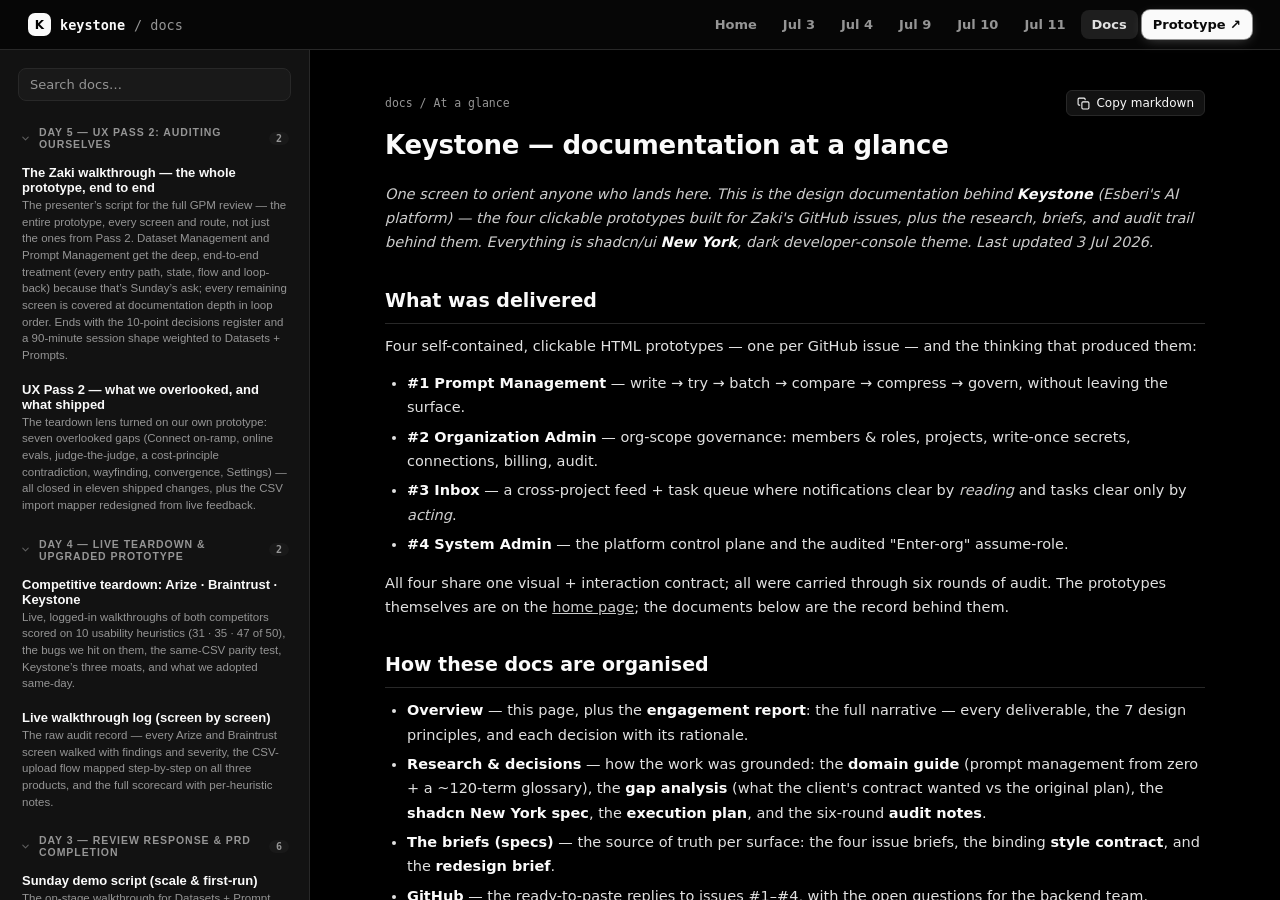
<file: docs/docs.html>
<!DOCTYPE html>
<html lang="en">
<head>
<meta charset="utf-8">
<meta name="viewport" content="width=device-width, initial-scale=1">
<meta name="robots" content="noindex">
<title>Keystone — Docs</title>
<style>
:root{
  --background:#000000; --card:#0b1220; --foreground:#f8fafc;
  --muted:#111a29; --muted-foreground:#8b96a5; --border:#1e293b; --input:#475569;
  --primary:#f8fafc; --ring:#94a3b8; --accent:#2dd4bf;
  --sans:ui-sans-serif,system-ui,"Segoe UI",Inter,Roboto,sans-serif;
  --mono:ui-monospace,"Cascadia Mono",Consolas,Menlo,monospace;
}
*{box-sizing:border-box;margin:0;padding:0}
html,body{height:100%}
body{font-family:var(--sans);background:var(--background);color:var(--foreground);-webkit-font-smoothing:antialiased;display:flex;flex-direction:column;height:100vh;overflow:hidden;filter:grayscale(1)}
a{color:#5eead4}
/* shared top nav */
.topnav{position:sticky;top:0;z-index:50;flex:none;display:flex;align-items:center;justify-content:space-between;gap:14px;padding:10px clamp(14px,4vw,28px);background:rgba(2,8,23,.86);backdrop-filter:blur(8px);-webkit-backdrop-filter:blur(8px);border-bottom:1px solid var(--border)}
.topnav .brand{display:flex;align-items:center;gap:9px;font-family:var(--mono);font-size:13.5px;font-weight:600;color:var(--foreground);text-decoration:none;flex:none}
.topnav .brand .g{width:23px;height:23px;border-radius:7px;background:var(--primary);color:var(--background);display:grid;place-items:center;font-weight:800;font-family:var(--sans);font-size:12px}
.topnav .brand .sub{color:var(--muted-foreground);font-weight:400}
.topnav .navlinks{display:flex;align-items:center;gap:4px;flex-wrap:wrap;justify-content:flex-end}
.topnav a.nl{font-size:13px;font-weight:550;color:var(--muted-foreground);text-decoration:none;padding:7px 11px;border-radius:8px;transition:background .15s,color .15s;white-space:nowrap}
.topnav a.nl:hover{color:var(--foreground);background:var(--muted)}
.topnav a.nl.on{color:var(--foreground);background:var(--muted)}
.topnav a.nl.docs{color:#5eead4}
.topnav a.nl.docs:hover,.topnav a.nl.docs.on{color:#99f6e4;background:rgba(45,212,191,.14)}
.topnav a.nl.proto{color:#0a0a0a;background:#fafafa;font-weight:650;box-shadow:0 0 0 1px rgba(255,255,255,.5),0 3px 14px -4px rgba(255,255,255,.35)}
.topnav a.nl.proto:hover{background:#e5e5e5}
@media(max-width:640px){.topnav{gap:8px;padding:9px 12px}.topnav .brand .sub{display:none}.topnav a.nl{padding:6px 8px;font-size:12px}}
/* docs shell + sidebar search/groups */
.shell{display:flex;flex:1;min-height:0;overflow:hidden}
.sidehead{padding:2px 6px 10px}
.docsearch{width:100%;background:var(--muted);border:1px solid var(--border);border-radius:8px;padding:8px 11px;color:var(--foreground);font-family:var(--sans);font-size:13px;outline:none;transition:border-color .15s}
.docsearch::placeholder{color:var(--muted-foreground)}
.docsearch:focus{border-color:var(--accent)}
.grpitems.collapsed{display:none}
.chev{width:11px;height:11px;flex:none;stroke:currentColor;fill:none;stroke-width:2.2;stroke-linecap:round;stroke-linejoin:round;transition:transform .15s;opacity:.6}
.grouplabel.collapsed .chev{transform:rotate(-90deg)}
.gcount{font-family:var(--mono);font-weight:600;letter-spacing:0;color:var(--muted-foreground);background:var(--muted);border-radius:99px;padding:1px 7px;font-size:10px}
.sidenote{padding:14px 8px 4px;font-size:11.5px;color:var(--muted-foreground)}
::-webkit-scrollbar{width:11px;height:11px}
::-webkit-scrollbar-thumb{background:var(--input);border-radius:7px;border:3px solid var(--background);background-clip:padding-box}
::-webkit-scrollbar-track{background:transparent}
/* sidebar */
.side{width:310px;flex:none;border-right:1px solid var(--border);background:var(--card);overflow-y:auto;padding:16px 12px}
.home{display:flex;align-items:center;gap:9px;text-decoration:none;color:var(--muted-foreground);font-family:var(--mono);font-size:12.5px;padding:6px 8px;border-radius:6px}
.home:hover{background:var(--muted);color:var(--foreground)}
.home .g{width:22px;height:22px;border-radius:6px;background:var(--primary);color:var(--background);display:grid;place-items:center;font-weight:800;font-size:11px}
.grouplabel{display:flex;align-items:center;gap:8px;width:100%;background:none;border:none;cursor:pointer;font-size:10.5px;font-weight:700;letter-spacing:.09em;text-transform:uppercase;color:var(--muted-foreground);padding:15px 8px 6px;transition:color .15s}
.grouplabel:hover{color:var(--foreground)}
.grouplabel .gname{flex:1;text-align:left}
.docitem{display:block;width:100%;text-align:left;background:none;border:none;cursor:pointer;padding:9px 10px;border-radius:8px;color:inherit;transition:background .15s}
.docitem:hover{background:var(--muted)}
.docitem.on{background:var(--muted);box-shadow:inset 2px 0 0 var(--accent)}
.docitem b{display:block;font-size:13px;font-weight:600}
.docitem span{display:block;font-size:11.5px;color:var(--muted-foreground);line-height:1.45;margin-top:2px}
.pdflink{display:flex;align-items:center;gap:8px;margin:14px 8px 4px;font-size:12.5px;color:#a78bfa;text-decoration:none;border:1px solid var(--border);border-radius:6px;padding:8px 10px}
.pdflink:hover{background:var(--muted)}
/* reading pane */
.read{flex:1;overflow-y:auto;padding:40px 48px 90px}
.doc{max-width:820px;margin:0 auto}
.crumbbar{max-width:820px;margin:0 auto 8px;font-family:var(--mono);font-size:11.5px;color:var(--muted-foreground);display:flex;gap:8px;align-items:center;justify-content:space-between}
.crumbbar #crumb{overflow:hidden;text-overflow:ellipsis;white-space:nowrap}
.copymd{display:inline-flex;align-items:center;gap:6px;flex:none;font-family:var(--sans);font-size:12px;font-weight:500;color:var(--foreground);background:var(--card);border:1px solid var(--border);border-radius:6px;padding:5px 10px;cursor:pointer;transition:background .15s,border-color .15s,color .15s}
.copymd:hover{background:var(--muted);border-color:var(--input)}
.copymd svg{width:13px;height:13px;stroke:currentColor;stroke-width:2;fill:none;stroke-linecap:round;stroke-linejoin:round}
.copymd.done{color:#4ade80;border-color:#14532d;background:#0d1f14}
.md{font-size:14.5px;line-height:1.68;color:#dbe2ea}
.md h1{font-size:26px;font-weight:700;letter-spacing:-.01em;margin:6px 0 14px;color:var(--foreground)}
.md h2{font-size:19px;font-weight:650;margin:30px 0 10px;padding-bottom:6px;border-bottom:1px solid var(--border);color:var(--foreground)}
.md h3{font-size:15.5px;font-weight:650;margin:22px 0 8px;color:var(--foreground)}
.md h4{font-size:12px;font-weight:700;letter-spacing:.06em;text-transform:uppercase;color:var(--muted-foreground);margin:18px 0 6px}
.md p{margin:0 0 13px}
.md ul,.md ol{margin:0 0 14px;padding-left:22px}
.md li{margin-bottom:5px}
.md strong{color:var(--foreground);font-weight:650}
.md em{color:#c4cdd8}
.md hr{border:none;border-top:1px solid var(--border);margin:22px 0}
.md blockquote{border-left:3px solid var(--input);margin:0 0 13px;padding:2px 14px;color:var(--muted-foreground)}
.md code{font-family:var(--mono);font-size:12.5px;background:var(--muted);border:1px solid var(--border);border-radius:4px;padding:1px 5px;color:#e7c6ff}
.md pre{background:var(--muted);border:1px solid var(--border);border-radius:8px;padding:14px 16px;overflow-x:auto;margin:0 0 14px}
.md pre code{background:none;border:none;padding:0;color:#cdd6e0;font-size:12.5px;line-height:1.55}
.md table{border-collapse:collapse;width:100%;margin:0 0 16px;font-size:12.8px;display:block;overflow-x:auto}
.md th{background:var(--muted);text-align:left;padding:8px 11px;border:1px solid var(--border);font-family:var(--mono);font-size:10.5px;letter-spacing:.05em;text-transform:uppercase;color:var(--muted-foreground);font-weight:600;white-space:nowrap}
.md td{padding:8px 11px;border:1px solid var(--border);vertical-align:top;line-height:1.5}
.md a{word-break:break-word}
.loading{color:var(--muted-foreground);font-family:var(--mono);font-size:13px}
@media (max-width:820px){body{flex-direction:column}.side{width:100%;flex:none;max-height:40vh;border-right:none;border-bottom:1px solid var(--border)}.read{padding:22px 18px 80px}.doc{max-width:none}.crumbbar{max-width:none}}
</style>
</head>
<body>
<header class="topnav">
  <a class="brand" href="index.html"><span class="g">K</span>keystone <span class="sub">/ docs</span></a>
  <div class="navlinks">
    <a class="nl" data-page="index.html" href="index.html">Home</a>
    <a class="nl" data-page="day-1.html" href="day-1.html">Jul 3</a>
    <a class="nl" data-page="day-2.html" href="day-2.html">Jul 4</a>
    <a class="nl" data-page="day-3.html" href="day-3.html">Jul 9</a>
    <a class="nl" data-page="day-4.html" href="day-4.html">Jul 10</a>
    <a class="nl" data-page="day-5.html" href="day-5.html">Jul 11</a>
    <a class="nl docs" data-page="docs.html" href="docs.html">Docs</a>
    <a class="nl proto" href="keystone/" target="_blank" rel="noopener">Prototype ↗</a>
  </div>
</header>
<div class="shell">
<nav class="side" id="side"></nav>
<main class="read"><div class="crumbbar"><span id="crumb"></span><button class="copymd" id="copymd" type="button" title="Copy this document's raw Markdown to the clipboard"><svg viewBox="0 0 24 24" aria-hidden="true"><rect x="9" y="9" width="13" height="13" rx="2"/><path d="M5 15H4a2 2 0 0 1-2-2V4a2 2 0 0 1 2-2h9a2 2 0 0 1 2 2v1"/></svg><span class="lbl">Copy markdown</span></button></div><div class="doc"><div class="md" id="md"><div class="loading">Loading…</div></div></div></main>
</div>
<script>
'use strict';
const DOCS=[
 {g:'Day 5 — UX Pass 2: auditing ourselves',s:'zaki-walkthrough',t:'The Zaki walkthrough — the whole prototype, end to end',sum:'The presenter’s script for the full GPM review — the entire prototype, every screen and route, not just the ones from Pass 2. Dataset Management and Prompt Management get the deep, end-to-end treatment (every entry path, state, flow and loop-back) because that’s Sunday’s ask; every remaining screen is covered at documentation depth in loop order. Ends with the 10-point decisions register and a 90-minute session shape weighted to Datasets + Prompts.'},
 {g:'Day 5 — UX Pass 2: auditing ourselves',s:'day5-ux-pass2',t:'UX Pass 2 — what we overlooked, and what shipped',sum:'The teardown lens turned on our own prototype: seven overlooked gaps (Connect on-ramp, online evals, judge-the-judge, a cost-principle contradiction, wayfinding, convergence, Settings) — all closed in eleven shipped changes, plus the CSV import mapper redesigned from live feedback.'},
 {g:'Day 4 — Live teardown & upgraded prototype',s:'day4-competitive-teardown',t:'Competitive teardown: Arize · Braintrust · Keystone',sum:'Live, logged-in walkthroughs of both competitors scored on 10 usability heuristics (31 · 35 · 47 of 50), the bugs we hit on them, the same-CSV parity test, Keystone’s three moats, and what we adopted same-day.'},
 {g:'Day 4 — Live teardown & upgraded prototype',s:'day4-walkthrough-live',t:'Live walkthrough log (screen by screen)',sum:'The raw audit record — every Arize and Braintrust screen walked with findings and severity, the CSV-upload flow mapped step-by-step on all three products, and the full scorecard with per-heuristic notes.'},
 {g:'Day 3 — Review response & PRD completion',s:'day3-sunday-demo-script',t:'Sunday demo script (scale & first-run)',sum:'The on-stage walkthrough for Datasets + Prompt Management — five beats from first-run to 10,000 rows to iterating over time, each with what to say and why it beats Braintrust/Arize/Phoenix.'},
 {g:'Day 3 — Review response & PRD completion',s:'day3-sunday-vs-competitors',t:'Keystone vs BT · Arize · Phoenix',sum:'Capability-by-capability comparison across ease-of-use, new + power users, large datasets, and flows — grounded in the live teardowns, every ✅ clickable in the prototype.'},
 {g:'Day 3 — Review response & PRD completion',s:'day3-prd-coverage',t:'PRD coverage checklist (#1 & #5)',sum:'Appendix-by-appendix: what’s built, what’s simplified, what’s deferred — every P0 clickable, nothing silently dropped.'},
 {g:'Day 3 — Review response & PRD completion',s:'day3-zaki-feedback-response',t:'Zaki’s review, answered',sum:'Every point from the July 9 review — breadcrumbs, top-bar headers, theme menu, sidebar collapse, the Datasets table and three create paths — with before → after → why.'},
 {g:'Day 3 — Review response & PRD completion',s:'day3-datasets-vs-competitors',t:'Live Braintrust & Arize teardown',sum:'Fresh hands-on teardown of both Datasets areas (create, CSV mapping, detail, shell) — and the 8 places Keystone now beats them.'},
 {g:'Day 3 — Review response & PRD completion',s:'day3-design-decisions',t:'Day 3 design decisions & why',sum:'Shell, Datasets (PRD #5), Prompt Management (PRD #1) — the reasoning behind each decision, plus flagged naming inventions for Zaki.'},
 {g:'Day 2 — Design & prototype',s:'day2-ux-audit',t:'UX audit (5 reviewers)',sum:'Five independent reviewers walked every screen + the whole loop through a different lens; deduped, severity-ranked findings and a design-decision report card.'},
 {g:'Day 2 — Design & prototype',s:'day2-design-decisions',t:'Design decisions & why',sum:'What we decided in response to the audit and why — identity propagation, the contextual ribbon, real libraries, multi-scorer results, production Logs, human review, a11y — the reasoning, not just a changelog.'},
 {g:'Day 2 — Design & prototype',s:'day2-design-review',t:'Design review (lo-fi → hi-fi)',sum:'The Day 2 synthesis — what shipped, the 7 principles, every design decision + why, the competitor scorecard, and what carries to hi-fi.'},
 {g:'Day 2 — Design & prototype',s:'day2-competitor-teardown',t:'Arize & Braintrust teardown',sum:'The hands-on review of both tools — the loop run live on each, side-by-side comparison, and copy-vs-avoid for Keystone.'},
 {g:'Day 2 — Design & prototype',s:'day2-hifi-plan',t:'Hi-fi plan',sum:'How the clickable prototype was planned — stack, component mapping, theming (dark-leads), build order and fidelity checklist.'},
 {g:'Day 2 — Design & prototype',s:'day2-hifi-build',t:'Hi-fi build log + audit',sum:'The build journal: foundation, all 13 screens, the adversarial audit (1 blocker + 6 majors) and the fixes.'},
 {g:'Overview',s:'overview',t:'At a glance',sum:'Start here — a one-screen summary of the whole documentation set: what was delivered, how the docs are organised, and where to begin.'},
 {g:'Overview',s:'readme',t:'README — folder index',sum:'The front door: what every prototype and doc is, and how to run them.'},
 {g:'Overview',s:'engagement-report',t:'Engagement report',sum:'The narrative record — deliverables, the 7 principles, every design decision + why, and the method.'},
 {g:'Research & decisions',s:'domain-guide',t:'Domain guide + jargon',sum:'Prompt management from zero: the market (Langfuse/Phoenix), 14 future-assumption → design bets, ~120-term glossary.'},
 {g:'Research & decisions',s:'gap-analysis',t:'Gap analysis',sum:'What Zaki’s contract wants vs what was originally planned — every reversal, expansion, and alignment.'},
 {g:'Research & decisions',s:'shadcn-newyork-spec',t:'shadcn New York spec',sum:'The implementation reference: radius ladder, component anatomy, elevation, and a fidelity checklist.'},
 {g:'Research & decisions',s:'execution-plan',t:'Execution plan',sum:'The master plan: phases, screen inventory, the PRD-vs-repo gap audit, and the seeded GitHub questions.'},
 {g:'Research & decisions',s:'audit-notes',t:'Audit notes',sum:'Six rounds of UI/UX audit + refinement: findings, severities, fixes, and deliberate non-changes.'},
 {g:'The briefs (specs)',s:'brief-prompts',t:'#1 Prompt Management',sum:'The prompt-management surface: jobs-to-be-done, the Maya scenario, screen-by-screen appendices.'},
 {g:'The briefs (specs)',s:'brief-org-admin',t:'#2 Organization Admin',sum:'Zaki’s published brief — org-scope governance in five surfaces: members, projects, labels, settings, audit.'},
 {g:'The briefs (specs)',s:'brief-inbox',t:'#3 Inbox',sum:'Informational vs actionable, the Needs-action queue, and the message catalog.'},
 {g:'The briefs (specs)',s:'brief-system-admin',t:'#4 System Admin',sum:'The control plane: the tenant boundary and the audited Enter-org assume-role.'},
 {g:'The briefs (specs)',s:'style-contract',t:'Style contract',sum:'The binding visual + interaction contract shared by all four prototypes.'},
 {g:'The briefs (specs)',s:'redesign-brief',t:'Redesign brief',sum:'The shadcn New York fidelity pass the v2 prototypes followed.'},
 {g:'GitHub',s:'github-comments',t:'GitHub comment drafts',sum:'Ready-to-paste replies for issues #1–#4, with the open backend questions.'}
];
/* ---- tiny self-contained markdown renderer (headings, tables, lists, code, quote, hr, inline) ---- */
function esc(s){return s.replace(/&/g,'&amp;').replace(/</g,'&lt;').replace(/>/g,'&gt;')}
function inl(s){
 return esc(s)
  .replace(/`([^`]+)`/g,(m,c)=>'<code>'+c+'</code>')
  .replace(/\*\*([^*]+)\*\*/g,'<strong>$1</strong>')
  .replace(/(^|[^*])\*([^*\n]+)\*/g,'$1<em>$2</em>')
  .replace(/\[([^\]]+)\]\(([^)]+)\)/g,'<a href="$2" target="_blank" rel="noopener">$1</a>');
}
function isTableSep(x){return x&&x.includes('-')&&/^\s*\|?[\s:|-]+\|?\s*$/.test(x)}
function isBlockStart(x,nx){
 return /^#{1,6}\s/.test(x)||/^```/.test(x)||/^\s*[-*]\s/.test(x)||/^\s*\d+\.\s/.test(x)||/^\s*>/.test(x)||/^\s*([-*_])\1{2,}\s*$/.test(x)||(x.includes('|')&&isTableSep(nx));
}
function md2html(src){
 const L=src.replace(/\r\n/g,'\n').split('\n'); let h='',i=0;
 while(i<L.length){
  let l=L[i];
  if(/^```/.test(l)){i++;let b=[];while(i<L.length&&!/^```/.test(L[i])){b.push(L[i]);i++}i++;h+='<pre><code>'+esc(b.join('\n'))+'</code></pre>';continue}
  if(l.includes('|')&&isTableSep(L[i+1])){
   const rows=[l];i+=2;
   while(i<L.length&&L[i].includes('|')&&L[i].trim()!==''){rows.push(L[i]);i++}
   const cells=r=>r.replace(/^\s*\|/,'').replace(/\|\s*$/,'').split('|').map(c=>c.trim());
   let t='<table><thead><tr>'+cells(rows[0]).map(c=>'<th>'+inl(c)+'</th>').join('')+'</tr></thead><tbody>';
   for(let k=1;k<rows.length;k++)t+='<tr>'+cells(rows[k]).map(c=>'<td>'+inl(c)+'</td>').join('')+'</tr>';
   h+=t+'</tbody></table>';continue;
  }
  let m=l.match(/^(#{1,6})\s+(.*)$/); if(m){h+='<h'+m[1].length+'>'+inl(m[2])+'</h'+m[1].length+'>';i++;continue}
  if(/^\s*([-*_])\1{2,}\s*$/.test(l)){h+='<hr>';i++;continue}
  if(/^\s*>/.test(l)){let b=[];while(i<L.length&&/^\s*>/.test(L[i])){b.push(L[i].replace(/^\s*>\s?/,''));i++}h+='<blockquote>'+inl(b.join(' '))+'</blockquote>';continue}
  if(/^\s*[-*]\s+/.test(l)){let b=[];while(i<L.length&&/^\s*[-*]\s+/.test(L[i])){b.push(L[i].replace(/^\s*[-*]\s+/,''));i++}h+='<ul>'+b.map(x=>'<li>'+inl(x)+'</li>').join('')+'</ul>';continue}
  if(/^\s*\d+\.\s+/.test(l)){let b=[];while(i<L.length&&/^\s*\d+\.\s+/.test(L[i])){b.push(L[i].replace(/^\s*\d+\.\s+/,''));i++}h+='<ol>'+b.map(x=>'<li>'+inl(x)+'</li>').join('')+'</ol>';continue}
  if(l.trim()===''){i++;continue}
  let b=[l];i++;
  while(i<L.length&&L[i].trim()!==''&&!isBlockStart(L[i],L[i+1])){b.push(L[i]);i++}
  h+='<p>'+inl(b.join(' '))+'</p>';
 }
 return h;
}
let sideQuery='', collapsed={};
function renderSide(cur){
 const q=sideQuery.trim().toLowerCase();
 const order=[],map={};
 DOCS.forEach(d=>{if(!map[d.g]){map[d.g]=[];order.push(d.g)}map[d.g].push(d)});
 let html='<div class="sidehead"><input id="docsearch" class="docsearch" type="search" placeholder="Search docs…" autocomplete="off" value="'+esc(sideQuery)+'"></div>';
 let shown=0;
 order.forEach(g=>{
  const items=map[g].filter(d=>!q||(d.t+' '+d.sum).toLowerCase().includes(q));
  if(!items.length)return; shown+=items.length;
  const gid='grp-'+g.replace(/[^a-z0-9]/gi,''), coll=q?false:!!collapsed[g];
  html+='<div class="grp"><button type="button" class="grouplabel'+(coll?' collapsed':'')+'" data-g="'+esc(g)+'">'
   +'<svg class="chev" viewBox="0 0 24 24" aria-hidden="true"><polyline points="6 9 12 15 18 9"/></svg>'
   +'<span class="gname">'+esc(g)+'</span><span class="gcount">'+items.length+'</span></button>'
   +'<div class="grpitems'+(coll?' collapsed':'')+'" id="'+gid+'">';
  items.forEach(d=>{html+='<button class="docitem'+(d.s===cur?' on':'')+'" onclick="location.hash=\''+d.s+'\'"><b>'+esc(d.t)+'</b><span>'+esc(d.sum)+'</span></button>'});
  html+='</div></div>';
 });
 if(!shown)html+='<div class="sidenote">No docs match “'+esc(sideQuery)+'”.</div>';
 html+='<a class="pdflink" href="Keystone-Design-Report.pdf" target="_blank" rel="noopener">↓ Design report (PDF)</a>';
 const side=document.getElementById('side'); side.innerHTML=html;
 const si=document.getElementById('docsearch');
 if(si)si.addEventListener('input',()=>{sideQuery=si.value;renderSide(cur);const n=document.getElementById('docsearch');if(n){n.focus();n.setSelectionRange(n.value.length,n.value.length);}});
 side.querySelectorAll('.grouplabel').forEach(b=>b.addEventListener('click',()=>{const g=b.getAttribute('data-g');collapsed[g]=!collapsed[g];renderSide(cur);}));
}
async function load(){
 let s=location.hash.replace('#','')||'overview';
 if(!DOCS.find(d=>d.s===s))s='overview';
 const d=DOCS.find(x=>x.s===s);
 renderSide(s);
 document.getElementById('crumb').innerHTML='docs / '+d.t;
 document.title='Keystone — '+d.t;
 const md=document.getElementById('md'); md.innerHTML='<div class="loading">Loading…</div>';
 const btn=document.getElementById('copymd'); btn.disabled=true; btn.style.opacity='.5';
 try{const r=await fetch('md/'+s+'.md'); if(!r.ok)throw 0; const txt=await r.text(); currentMd=txt; md.innerHTML=md2html(txt); document.querySelector('.read').scrollTop=0; btn.disabled=false; btn.style.opacity='';}
 catch(e){currentMd='';md.innerHTML='<p class="loading">Could not load this document.</p>'}
}
/* Normalise the source into clean, well-formatted Markdown (fence-aware) */
function cleanMd(src){
 const lines=src.replace(/\r\n?/g,'\n').split('\n');
 const out=[]; let inFence=false;
 for(let i=0;i<lines.length;i++){
  let ln=lines[i];
  const isFence=/^\s*(```|~~~)/.test(ln);
  if(isFence)inFence=!inFence;
  if(!inFence&&!isFence)ln=ln.replace(/[ \t]+$/,'');           // trim trailing whitespace outside code
  if(!inFence&&!isFence&&/^#{1,6}\s/.test(ln)&&out.length&&out[out.length-1].trim()!=='')out.push(''); // blank line before heading
  out.push(ln);
  if(!inFence&&!isFence&&/^#{1,6}\s/.test(ln)&&lines[i+1]!==undefined&&lines[i+1].trim()!=='')out.push(''); // blank line after heading
 }
 return out.join('\n').replace(/\n{3,}/g,'\n\n').replace(/\s+$/,'')+'\n';  // collapse extra blanks + one trailing newline
}
/* Copy the currently-open document as clean Markdown */
let currentMd='';
async function copyCurrentMd(){
 const btn=document.getElementById('copymd'),lbl=btn.querySelector('.lbl');
 if(!currentMd)return;
 const text=cleanMd(currentMd);
 let ok=true;
 try{await navigator.clipboard.writeText(text);}
 catch(e){try{const ta=document.createElement('textarea');ta.value=text;ta.style.position='fixed';ta.style.opacity='0';document.body.appendChild(ta);ta.focus();ta.select();document.execCommand('copy');ta.remove();}catch(e2){ok=false;}}
 lbl.textContent=ok?'Copied':'Copy failed';
 btn.classList.toggle('done',ok);
 clearTimeout(btn._t);
 btn._t=setTimeout(()=>{lbl.textContent='Copy markdown';btn.classList.remove('done');},1700);
}
document.getElementById('copymd').addEventListener('click',copyCurrentMd);
window.addEventListener('hashchange',load); load();
document.querySelectorAll('.topnav a.nl[data-page]').forEach(function(a){if(a.getAttribute('data-page')==='docs.html')a.classList.add('on');});
</script>
</body>
</html>
</file>
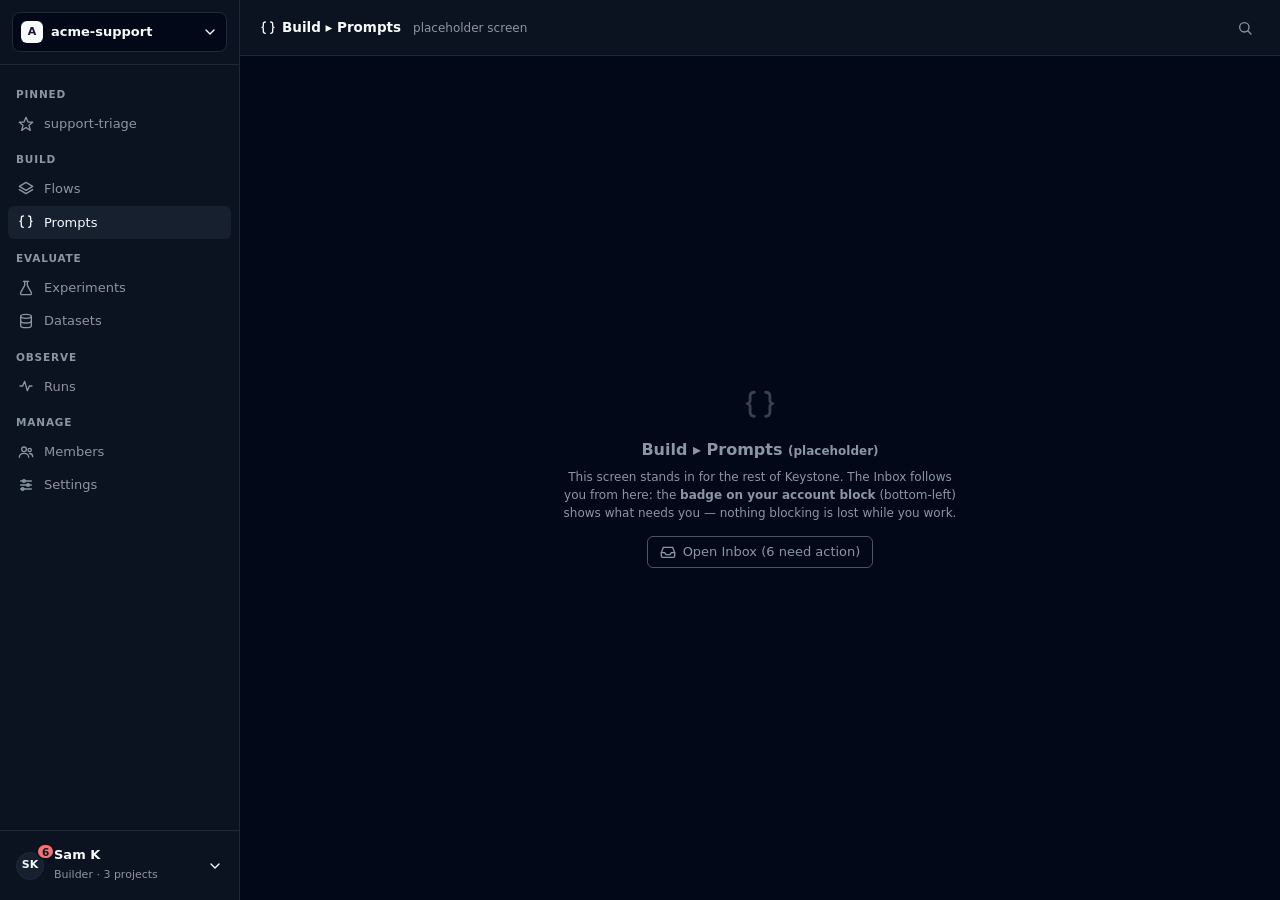
<file: docs/inbox.html>
<!DOCTYPE html>
<html lang="en" class="dark">
<head>
<meta charset="utf-8">
<meta name="viewport" content="width=device-width, initial-scale=1">
<title>Keystone — Inbox</title>
<style>
/* ============ shadcn New York token system (shared with all Keystone prototypes) ============ */
:root{
  --background:#ffffff; --foreground:#020817; --card:#ffffff;
  --primary:#0f172a; --primary-foreground:#f8fafc;
  --secondary:#f1f5f9; --secondary-foreground:#0f172a;
  --muted:#f1f5f9; --muted-foreground:#5b6472;
  --accent:#f1f5f9; --accent-foreground:#0f172a;
  --destructive:#dc2626; --destructive-foreground:#f8fafc;
  --border:#e2e8f0; --input:#7e889c; --ring:#0f172a;
  --success:#15803d; --warning:#b45309; --running:#2563eb;
  --radius:8px;
  --sans:ui-sans-serif,system-ui,"Segoe UI",Inter,Roboto,sans-serif;
  --mono:ui-monospace,"Cascadia Mono",Consolas,Menlo,monospace;
  --shadow-md:0 4px 12px -2px rgba(2,8,23,.12);
  --shadow-lg:0 12px 32px -8px rgba(2,8,23,.24);
}
.dark{
  --background:#020817; --foreground:#f8fafc; --card:#0b1220;
  --primary:#f8fafc; --primary-foreground:#0f172a;
  --secondary:#16202f; --secondary-foreground:#f8fafc;
  --muted:#111a29; --muted-foreground:#8b96a5;
  --accent:#1a2436; --accent-foreground:#f8fafc;
  --destructive:#f87171; --destructive-foreground:#0f172a;
  --border:#1e293b; --input:#475569; --ring:#94a3b8;
  --success:#4ade80; --warning:#fbbf24; --running:#60a5fa;
  --shadow-md:0 4px 12px -2px rgba(0,0,0,.5);
  --shadow-lg:0 12px 32px -8px rgba(0,0,0,.6);
}
*{box-sizing:border-box;margin:0;padding:0}
html,body{height:100%}
body{font-family:var(--sans);font-size:14px;line-height:1.5;background:var(--background);color:var(--foreground);-webkit-font-smoothing:antialiased}
button{font:inherit;color:inherit;background:none;border:none;cursor:pointer}
button:focus-visible,a:focus-visible,[tabindex]:focus-visible{outline:2px solid var(--ring);outline-offset:2px;border-radius:4px}
input,textarea,select{font:inherit;color:inherit}
::placeholder{color:var(--muted-foreground);opacity:.7}
svg.ic{width:16px;height:16px;flex:none;stroke:currentColor;fill:none;stroke-width:2;stroke-linecap:round;stroke-linejoin:round}
.mono{font-family:var(--mono);font-variant-numeric:tabular-nums}
kbd{font-family:var(--mono);font-size:11px;background:var(--muted);border:1px solid var(--border);border-radius:4px;padding:1px 5px;color:var(--muted-foreground)}
.ctxnote{font-size:12px;color:var(--muted-foreground)}

/* ============ App shell (identical anatomy to the other Keystone prototypes) ============ */
#app{display:flex;height:100vh;overflow:hidden}
/* shadcn: Sidebar */
.sidebar{width:240px;flex:none;display:flex;flex-direction:column;background:var(--card);border-right:1px solid var(--border)}
.sb-top{padding:12px;border-bottom:1px solid var(--border)}
.proj-btn{display:flex;align-items:center;gap:8px;width:100%;padding:8px;border-radius:var(--radius);border:1px solid var(--border);background:var(--background)}
.proj-btn:hover{background:var(--accent)}
.proj-logo{width:22px;height:22px;flex:none;border-radius:6px;background:var(--primary);color:var(--primary-foreground);display:grid;place-items:center;font-size:11px;font-weight:700}
.proj-name{flex:1;text-align:left;font-weight:600;font-size:13px}
.sb-nav{flex:1;overflow-y:auto;padding:10px 8px}
.sb-label{font-size:10.5px;font-weight:600;letter-spacing:.08em;text-transform:uppercase;color:var(--muted-foreground);padding:12px 8px 4px}
.nav-item{display:flex;align-items:center;gap:10px;width:100%;padding:7px 10px;border-radius:6px;color:var(--muted-foreground);font-size:13px;font-weight:500}
.nav-item:hover{background:var(--accent);color:var(--foreground)}
.nav-item.on{background:var(--secondary);color:var(--foreground)}
.sb-foot{border-top:1px solid var(--border);padding:10px}
.acct{display:flex;align-items:center;gap:10px;width:100%;padding:6px;border-radius:var(--radius);position:relative}
.acct:hover{background:var(--accent)}
/* shadcn: Avatar */
.avatar{width:28px;height:28px;flex:none;border-radius:999px;background:var(--secondary);border:1px solid var(--border);display:grid;place-items:center;font-size:11px;font-weight:700}
.acct-info{flex:1;text-align:left;min-width:0}
.acct-info b{display:block;font-size:13px;line-height:1.2}
.acct-info span{font-size:11px;color:var(--muted-foreground)}
/* the pending-actionable count badge riding on the account block */
.acct-badge{position:absolute;top:2px;left:26px;min-width:17px;height:17px;padding:0 4px;border-radius:99px;background:var(--destructive);color:var(--destructive-foreground);font-size:10.5px;font-weight:700;display:grid;place-items:center;border:2px solid var(--card);cursor:pointer}

.main{flex:1;display:flex;flex-direction:column;min-width:0}
.header{flex:none;display:flex;align-items:center;gap:12px;height:56px;padding:0 20px;border-bottom:1px solid var(--border);background:var(--card);flex-wrap:wrap}
/* shadcn: Breadcrumb */
.crumb{display:flex;align-items:center;gap:6px;font-size:13.5px}
.crumb a{color:var(--muted-foreground);cursor:pointer}
.crumb a:hover{color:var(--foreground)}
.crumb .sep{color:var(--muted-foreground);opacity:.5}
.crumb .cur{font-weight:600}
.hdr-actions{margin-left:auto;display:flex;align-items:center;gap:8px}
.content{flex:1;overflow:hidden;display:flex}

/* ============ Buttons (shadcn: Button) ============ */
.btn{display:inline-flex;align-items:center;justify-content:center;gap:7px;height:32px;padding:0 12px;border-radius:6px;font-size:13px;font-weight:500;border:1px solid transparent;white-space:nowrap}
.btn.primary{background:var(--primary);color:var(--primary-foreground)}
.btn.primary:hover{opacity:.9}
.btn.outline{border-color:var(--input);background:transparent}
.btn.outline:hover{background:var(--accent)}
.btn.ghost:hover{background:var(--accent)}
.btn.destructive{background:var(--destructive);color:var(--destructive-foreground)}
.btn.success{background:var(--success);color:var(--primary-foreground)}
.btn.sm{height:26px;padding:0 9px;font-size:12px}
.iconbtn{display:grid;place-items:center;width:30px;height:30px;border-radius:6px;color:var(--muted-foreground)}
.iconbtn:hover{background:var(--accent);color:var(--foreground)}

/* ============ Badges / chips ============ */
/* shadcn: Badge */
/* v2 — shadcn New York fidelity: badges are rounded-md, not pills */
.badge{display:inline-flex;align-items:center;gap:5px;height:19px;padding:0 8px;border-radius:6px;font-size:11px;font-weight:600;background:var(--secondary);white-space:nowrap}
.chip{display:inline-flex;align-items:center;gap:4px;height:19px;padding:0 8px;border-radius:6px;font-size:11px;font-weight:600;border:1px solid;white-space:nowrap;background:transparent}
.chip.pending{color:var(--warning);border-color:color-mix(in srgb,var(--warning) 45%,transparent)}
.chip.approved,.chip.resolved,.chip.renewed,.chip.accepted,.chip.granted{color:var(--success);border-color:color-mix(in srgb,var(--success) 45%,transparent)}
.chip.rejected,.chip.declined,.chip.denied{color:var(--destructive);border-color:color-mix(in srgb,var(--destructive) 45%,transparent)}
.chip.expired{color:var(--muted-foreground);border-color:var(--border)}
.sev{width:8px;height:8px;border-radius:99px;flex:none}
.sev.info{background:var(--running)} .sev.warning{background:var(--warning)} .sev.critical{background:var(--destructive)}
.due{display:inline-flex;align-items:center;gap:4px;font-size:11px;color:var(--warning);font-family:var(--mono)}
.unread-dot{width:7px;height:7px;border-radius:99px;background:var(--running);flex:none}

/* ============ Tabs / segments (shadcn: Tabs) ============ */
.tabs{display:inline-flex;background:var(--muted);border-radius:var(--radius);padding:3px;gap:2px}
.tab{height:28px;padding:0 13px;border-radius:6px;font-size:13px;font-weight:500;color:var(--muted-foreground);display:inline-flex;align-items:center;gap:7px}
.tab:hover{color:var(--foreground)}
.tab.on{background:var(--background);color:var(--foreground);box-shadow:0 1px 2px rgba(0,0,0,.18)}
.tab .cnt{min-width:17px;height:17px;padding:0 4px;border-radius:99px;background:var(--destructive);color:var(--destructive-foreground);font-size:10px;font-weight:700;display:grid;place-items:center}

/* ============ Split content (shadcn: ResizablePanel look) ============ */
.split{flex:1;display:flex;min-width:0}
.feed{width:46%;min-width:380px;border-right:1px solid var(--border);overflow-y:auto;background:var(--background)}
.reading{flex:1;overflow-y:auto;background:var(--card)}
.hintbar{display:flex;gap:8px;align-items:center;padding:9px 14px;font-size:12px;color:var(--muted-foreground);border-bottom:1px solid var(--border);background:var(--muted)}
.frow{display:flex;gap:10px;padding:12px 14px;border-bottom:1px solid var(--border);cursor:pointer;position:relative}
.frow:hover{background:var(--accent)}
.frow.sel{background:var(--secondary)}
.frow .ficon{width:30px;height:30px;flex:none;border-radius:7px;background:var(--muted);display:grid;place-items:center;color:var(--muted-foreground)}
.frow .fbody{flex:1;min-width:0}
.frow .ft{font-size:13px;font-weight:600;display:flex;gap:7px;align-items:center;flex-wrap:wrap}
.frow .fm{font-size:11.5px;color:var(--muted-foreground);margin-top:2px;display:flex;gap:6px;align-items:center;flex-wrap:wrap}
.frow .facts{display:flex;gap:6px;margin-top:8px}
/* actionable rows are visually loud: accent bar + raised bg */
.frow.act{background:color-mix(in srgb,var(--warning) 4%,var(--background));}
.frow.act::before{content:"";position:absolute;left:0;top:0;bottom:0;width:3px;background:var(--warning)}
.frow.act.resolved::before{background:var(--success)}
.frow.act.expired::before{background:var(--muted-foreground)}
.frow.act:hover{background:color-mix(in srgb,var(--warning) 8%,var(--background))}
.frow.act.sel{background:color-mix(in srgb,var(--warning) 12%,var(--background))}
.frow.read .ft{font-weight:500;color:var(--muted-foreground)}

/* reading pane */
.detail{padding:24px 28px;max-width:640px}
.detail .dh{display:flex;gap:10px;align-items:center;flex-wrap:wrap;margin-bottom:4px}
.detail h2{font-size:17px;line-height:1.35}
.detail .meta{font-size:12px;color:var(--muted-foreground);margin:6px 0 18px;display:flex;gap:8px;flex-wrap:wrap;align-items:center}
/* shadcn: Card */
.ctx{background:var(--background);border:1px solid var(--border);border-radius:var(--radius);padding:14px 16px;margin-bottom:16px;font-size:13px}
.ctx .krow{display:flex;gap:10px;padding:4px 0}
.ctx .krow b{width:130px;flex:none;color:var(--muted-foreground);font-weight:500;font-size:12px}
.ctx .arr{color:var(--muted-foreground)}
.quote{border-left:3px solid var(--input);padding:6px 12px;color:var(--muted-foreground);font-style:italic;margin:8px 0}
.dactions{display:flex;gap:8px;flex-wrap:wrap;margin:14px 0}
.dnote{font-size:12px;color:var(--warning);display:flex;gap:6px;align-items:center;margin-bottom:12px}
.outcome{display:flex;gap:8px;align-items:center;padding:10px 14px;border:1px solid color-mix(in srgb,var(--success) 40%,transparent);border-radius:var(--radius);color:var(--success);font-size:13px;font-weight:500;margin:14px 0}
.emptyd{display:grid;place-items:center;height:100%;color:var(--muted-foreground);font-size:13px}
.empty{display:flex;flex-direction:column;align-items:center;gap:10px;padding:70px 20px;color:var(--muted-foreground);text-align:center}
.empty svg.ic{width:30px;height:30px;opacity:.5}
.empty b{color:var(--foreground)}

/* ============ Menus (shadcn: DropdownMenu) ============ */
.menu{position:fixed;z-index:300;min-width:190px;background:var(--card);border:1px solid var(--border);border-radius:var(--radius);box-shadow:var(--shadow-lg);padding:5px;font-size:13px}
.menu .mi{display:flex;align-items:center;gap:9px;width:100%;padding:7px 9px;border-radius:5px;text-align:left}
.menu .mi:hover{background:var(--accent)}
.menu .msep{height:1px;background:var(--border);margin:5px 4px}
.menu .mlabel{font-size:11px;color:var(--muted-foreground);padding:4px 9px}

/* ============ Command palette (shadcn: Command) + dialogs ============ */
.scrim{position:fixed;inset:0;z-index:400;background:rgba(2,8,23,.6);display:flex;align-items:flex-start;justify-content:center;padding-top:12vh}
.cmdk{width:560px;max-width:92vw;background:var(--card);border:1px solid var(--border);border-radius:12px;box-shadow:var(--shadow-lg);overflow:hidden}
.cmdk .cin{display:flex;align-items:center;gap:10px;padding:13px 15px;border-bottom:1px solid var(--border)}
.cmdk input{flex:1;background:none;border:none;outline:none;font-size:14px}
.cmdk .list{max-height:44vh;overflow-y:auto;padding:7px}
.cmdk .glabel{font-size:11px;color:var(--muted-foreground);padding:7px 10px 3px;font-weight:600}
.cmdk .crow{display:flex;align-items:center;gap:10px;padding:8px 10px;border-radius:6px;font-size:13px;cursor:pointer}
.cmdk .crow:hover,.cmdk .crow.sel{background:var(--accent)}
.cmdk .cfoot{display:flex;gap:14px;padding:9px 15px;border-top:1px solid var(--border);font-size:11px;color:var(--muted-foreground)}

/* ============ Toasts (shadcn: Sonner) ============ */
#toasts{position:fixed;bottom:18px;right:18px;z-index:500;display:flex;flex-direction:column;gap:8px}
.toast{display:flex;align-items:center;gap:9px;background:var(--card);border:1px solid var(--border);border-radius:var(--radius);box-shadow:var(--shadow-md);padding:11px 14px;font-size:13px;animation:tin .18s ease-out;max-width:380px}
@keyframes tin{from{opacity:0;transform:translateY(8px)}to{opacity:1;transform:none}}
/* placeholder project screen */
.projstub{flex:1;display:grid;place-items:center;color:var(--muted-foreground);text-align:center}
select.inp{height:28px;border:1px solid var(--input);border-radius:6px;background:var(--background);font-size:12.5px;padding:0 6px}
/* ============ design polish: elevation + motion ============ */
:root{--ease:cubic-bezier(.16,.84,.44,1);--dur:.17s;
 --elev-1:0 1px 2px rgba(15,23,42,.05),0 1px 1px rgba(15,23,42,.04);
 --shadow-md:0 2px 6px rgba(15,23,42,.08),0 10px 24px -8px rgba(15,23,42,.18);
 --shadow-lg:0 8px 18px rgba(15,23,42,.12),0 28px 56px -16px rgba(15,23,42,.32)}
.dark{--elev-1:0 1px 2px rgba(0,0,0,.35);
 --shadow-md:0 2px 8px rgba(0,0,0,.46),0 14px 30px -8px rgba(0,0,0,.62);
 --shadow-lg:0 10px 22px rgba(0,0,0,.55),0 36px 68px -18px rgba(0,0,0,.74)}
@keyframes ov-fade{from{opacity:0}to{opacity:1}}
@keyframes ov-dlg{from{opacity:0;transform:translateY(10px) scale(.985)}to{opacity:1;transform:none}}
@keyframes ov-menu{from{opacity:0;transform:translateY(-5px) scale(.98)}to{opacity:1;transform:none}}
@keyframes badgepulse{0%{transform:scale(1)}45%{transform:scale(1.42)}100%{transform:scale(1)}}
@keyframes rowflash{0%{background:color-mix(in srgb,var(--success) 20%,transparent)}100%{background:transparent}}
.btn,.iconbtn{transition:background var(--dur),color var(--dur),border-color var(--dur),box-shadow var(--dur),transform .07s}
.btn:active,.iconbtn:active{transform:translateY(1px)}
.btn.primary,.btn.success{box-shadow:0 1px 2px rgba(2,8,23,.22)}
.nav-item,.mi,.crow,.tab{transition:background var(--dur),color var(--dur)}
.frow{transition:background var(--dur),max-height .26s var(--ease),opacity .18s,transform .2s var(--ease),padding .26s}
.frow.leaving{max-height:0!important;opacity:0;transform:translateX(18px);padding-top:0!important;padding-bottom:0!important;border-color:transparent!important}
.frow.flash{animation:rowflash 1.1s ease-out}
.ctx,.loginbox{box-shadow:var(--elev-1)}
.scrim{animation:ov-fade .16s ease-out}
.cmdk{animation:ov-dlg .18s var(--ease)}
.menu{animation:ov-menu .14s var(--ease);transform-origin:bottom}
.acct-badge{transition:transform .2s var(--ease)}
.acct-badge.pulse{animation:badgepulse .45s var(--ease)}
.tab .cnt{transition:transform .2s var(--ease)}
::selection{background:color-mix(in srgb,var(--ring) 32%,transparent)}
::-webkit-scrollbar{width:11px;height:11px}
::-webkit-scrollbar-thumb{background:var(--input);border-radius:7px;border:3px solid var(--background);background-clip:padding-box}
::-webkit-scrollbar-thumb:hover{background:var(--muted-foreground)}
::-webkit-scrollbar-track{background:transparent}
.header::-webkit-scrollbar{height:0}
@keyframes shimmer{0%{background-position:200% 0}100%{background-position:-200% 0}}
.sk{background:linear-gradient(90deg,var(--muted) 25%,var(--accent) 40%,var(--muted) 60%);background-size:200% 100%;animation:shimmer 1.3s ease-in-out infinite;border-radius:6px;height:12px;display:inline-block}
.sk-row{display:flex;align-items:center;gap:12px;padding:12px 14px}
.toast-act{margin-left:4px;font-weight:600;color:var(--running);padding:2px 9px;border-radius:5px;border:1px solid transparent}
.toast-act:hover{background:var(--accent);border-color:var(--border)}
@media (prefers-reduced-motion:reduce){*{animation:none!important;transition:none!important}}
/* ============ responsive ============ */
.hamburger{display:none}
.sb-scrim{display:none}
@media(max-width:900px){
 .hamburger{display:grid;place-items:center;width:36px;height:36px;border-radius:6px;color:var(--muted-foreground);flex:none;border:none;background:none}
 .hamburger:hover{background:var(--accent)}
 .sidebar{position:fixed;left:0;top:0;bottom:0;z-index:350;transform:translateX(-100%);transition:transform .2s var(--ease);box-shadow:var(--shadow-lg)}
 .sidebar.open{transform:none}
 .sb-scrim.show{display:block;position:fixed;inset:0;z-index:340;background:rgba(2,8,23,.5)}
}
@media(max-width:820px){
 .split{flex-direction:column}
 .feed{width:100%;min-width:0;border-right:none;border-bottom:1px solid var(--border);max-height:46vh}
 .reading{min-height:38vh}
 .header{flex-wrap:wrap;height:auto;padding:10px 14px}
}
@media (prefers-reduced-motion:reduce){*{animation:none!important;transition:none!important}}
</style>
</head>
<body>
<div id="app"></div>
<div id="overlays"></div>
<div id="toasts"></div>
<script>
'use strict';
/* ============ icons (lucide-style) ============ */
const ICONS={
search:'<circle cx="11" cy="11" r="7"/><line x1="21" y1="21" x2="16.5" y2="16.5"/>',
menu:'<line x1="3" y1="6" x2="21" y2="6"/><line x1="3" y1="12" x2="21" y2="12"/><line x1="3" y1="18" x2="21" y2="18"/>',
chevD:'<polyline points="6 9 12 15 18 9"/>',
check:'<polyline points="4 12 10 18 20 6"/>',
x:'<line x1="6" y1="6" x2="18" y2="18"/><line x1="18" y1="6" x2="6" y2="18"/>',
clock:'<circle cx="12" cy="12" r="9"/><polyline points="12 7 12 12 15 14"/>',
users:'<circle cx="9" cy="8" r="3.5"/><path d="M2 20c0-3.5 3-6 7-6s7 2.5 7 6"/><circle cx="17.5" cy="9" r="2.5"/><path d="M22 19c0-2.5-2-4.5-4.5-4.7"/>',
bell:'<path d="M6 8a6 6 0 0 1 12 0c0 7 3 9 3 9H3s3-2 3-9"/><path d="M10.3 21a2 2 0 0 0 3.4 0"/>',
alertT:'<path d="M10.3 3.8L1.8 18a2 2 0 0 0 1.7 3h17a2 2 0 0 0 1.7-3L13.7 3.8a2 2 0 0 0-3.4 0z"/><line x1="12" y1="9" x2="12" y2="13"/><circle cx="12" cy="16.6" r=".6" fill="currentColor" stroke="none"/>',
key:'<circle cx="7.5" cy="15.5" r="4.5"/><path d="M11 12L21 2"/><path d="M17 6l3 3"/>',
shieldCheck:'<path d="M12 22s8-3 8-10V5l-8-3-8 3v7c0 7 8 10 8 10z"/><polyline points="9 11.5 11.5 14 15.5 9"/>',
userPlus:'<circle cx="9" cy="8" r="3.5"/><path d="M2 20c0-3.5 3-6 7-6s7 2.5 7 6"/><line x1="19" y1="8" x2="19" y2="14"/><line x1="16" y1="11" x2="22" y2="11"/>',
external:'<path d="M18 13v6a2 2 0 0 1-2 2H5a2 2 0 0 1-2-2V8a2 2 0 0 1 2-2h6"/><polyline points="15 3 21 3 21 9"/><line x1="10" y1="14" x2="21" y2="3"/>',
msg:'<path d="M21 15a2 2 0 0 1-2 2H7l-4 4V5a2 2 0 0 1 2-2h14a2 2 0 0 1 2 2z"/>',
activity:'<polyline points="3 12 7 12 10 5 14 19 17 12 21 12"/>',
flask:'<path d="M10 2v6L4 19a2 2 0 0 0 2 3h12a2 2 0 0 0 2-3L14 8V2"/><line x1="8" y1="2" x2="16" y2="2"/>',
box:'<path d="M21 8l-9-5-9 5v8l9 5 9-5z"/><polyline points="3 8 12 13 21 8"/><line x1="12" y1="13" x2="12" y2="22"/>',
eye:'<path d="M2 12s4-7 10-7 10 7 10 7-4 7-10 7-10-7-10-7z"/><circle cx="12" cy="12" r="3"/>',
archive:'<rect x="3" y="4" width="18" height="5" rx="1"/><path d="M5 9v9a2 2 0 0 0 2 2h10a2 2 0 0 0 2-2V9"/><path d="M10 13h4"/>',
upload:'<path d="M12 16V4"/><polyline points="6 10 12 4 18 10"/><path d="M4 20h16"/>',
readC:'<circle cx="12" cy="12" r="9"/><polyline points="8.5 12 11 14.5 15.5 9.5"/>',
tray:'<path d="M22 13h-5l-2 3h-6l-2-3H2"/><path d="M5 5h14l3 8v5a2 2 0 0 1-2 2H4a2 2 0 0 1-2-2v-5z"/>',
sun:'<circle cx="12" cy="12" r="4"/><path d="M12 2v2M12 20v2M2 12h2M20 12h2M4.9 4.9l1.4 1.4M17.7 17.7l1.4 1.4M19.1 4.9l-1.4 1.4M6.3 17.7l-1.4 1.4"/>',
moon:'<path d="M21 12.8A9 9 0 1 1 11.2 3a7 7 0 0 0 9.8 9.8z"/>',
more:'<circle cx="5" cy="12" r="1.6" fill="currentColor" stroke="none"/><circle cx="12" cy="12" r="1.6" fill="currentColor" stroke="none"/><circle cx="19" cy="12" r="1.6" fill="currentColor" stroke="none"/>',
layers:'<polygon points="12 2 22 8 12 14 2 8 12 2"/><polyline points="2 13 12 19 22 13"/>',
braces:'<path d="M8 3c-2 0-3 1-3 3v3c0 1-1 2-2 2 1 0 2 1 2 2v4c0 2 1 3 3 3"/><path d="M16 3c2 0 3 1 3 3v3c0 1 1 2 2 2-1 0-2 1-2 2v4c0 2-1 3-3 3"/>',
db:'<ellipse cx="12" cy="5" rx="8" ry="3"/><path d="M4 5v14c0 1.7 3.6 3 8 3s8-1.3 8-3V5"/><path d="M4 12c0 1.7 3.6 3 8 3s8-1.3 8-3"/>',
sliders:'<line x1="4" y1="6" x2="20" y2="6"/><circle cx="9" cy="6" r="2"/><line x1="4" y1="12" x2="20" y2="12"/><circle cx="15" cy="12" r="2"/><line x1="4" y1="18" x2="20" y2="18"/><circle cx="7" cy="18" r="2"/>',
star:'<polygon points="12 2 15 9 22 9.3 16.5 14 18.5 21.5 12 17.3 5.5 21.5 7.5 14 2 9.3 9 9"/>'};
function icon(n,s){return '<svg class="ic" viewBox="0 0 24 24"'+(s?' style="'+s+'"':'')+'>'+(ICONS[n]||ICONS.box)+'</svg>'}
const esc=s=>String(s).replace(/&/g,'&amp;').replace(/</g,'&lt;').replace(/>/g,'&gt;').replace(/"/g,'&quot;');
function toast(m,ic,action){const t=document.createElement('div');t.className='toast';t.innerHTML=icon(ic||'check')+'<span>'+esc(m)+'</span>';
 if(action){const b=document.createElement('button');b.className='toast-act';b.textContent=action.label;b.onclick=()=>{action.fn();t.remove()};t.appendChild(b)}
 document.getElementById('toasts').appendChild(t);setTimeout(()=>t.remove(),action?5400:3400)}
const SEEN={};

/* ============ item catalog (seeded per the brief's message catalog) ============ */
/* cls: 'act' (act-to-clear) | 'info' (read-to-clear). state: pending|<outcome>|expired for act; unread|read for info. */
const ITEMS=[
 {id:'al1',cls:'info',type:'alert',state:'unread',sev:'critical',t:'2m ago',proj:'acme-support',ent:'endpoint /triage',actor:'Observe · alert rule',title:'Critical: error rate 14% on /triage (threshold 5%)',
  ctx:[['Alert rule','error-rate > 5% over 10 min'],['Window','13:40 – 13:50'],['Failing model','claude-sonnet-4-6 · timeout'],['Affected runs','31']],act2:['Acknowledge','View']},
 {id:'ap1',cls:'act',type:'approval',state:'pending',sev:'warning',t:'18m ago',due:'due in 4h',dueH:4,proj:'internal-tools',ent:'flow data-cleanup',actor:'paused run #2214',title:'Approval needed — data-cleanup is paused before a production write',
  ctx:[['Flow','data-cleanup · step 4 of 6'],['Waiting on','write to customers table (production)'],['Rows affected','12,480'],['Change','customers_v1 <span class="arr">→</span> customers_v2'],['Requested by','scheduled run · nightly']]},
 {id:'in1',cls:'act',type:'invite',state:'pending',t:'32m ago',proj:'churn-radar',ent:'project',actor:'Maya Chen',title:'Maya Chen invited you to churn-radar',
  ctx:[['Project','churn-radar'],['Offered role','Editor'],['Invited by','Maya Chen (Owner)'],['Note','"need your eyes on the retention prompts"']]},
 {id:'cm1',cls:'act',type:'comment_assigned',state:'pending',t:'1h ago',proj:'acme-support',ent:'support-triage v12',actor:'Maya Chen',title:'Maya Chen assigned you a comment on support-triage v12',
  quote:'"The billing category still catches refund disputes — should those escalate instead? Assigning to you to decide."',
  ctx:[['Prompt','support-triage · v12 (production)'],['Thread','3 replies'],['Resolve','when the decision is made']]},
 {id:'ap2',cls:'act',type:'approval',state:'pending',sev:'info',t:'2h ago',due:'due in 1d',dueH:24,proj:'acme-support',ent:'flow deploy-gate',actor:'paused run #2199',title:'Approval needed — deploy-gate before publishing churn model',
  multi:true,ctx:[['Flow','deploy-gate · final step'],['Waiting on','publish model endpoint v3'],['Approvers','you · Dana Ortiz · Maya Chen (first decision wins)'],['Eval status','48/50 passed']]},
 {id:'ar1',cls:'act',type:'access_request',state:'pending',sev:'info',t:'3h ago',proj:'internal-tools',ent:'project access',actor:'Leo Park',title:'Leo Park requested access to internal-tools',
  ctx:[['Requester','leo@acme.com'],['Requested role','Editor'],['Note','"need to fix the cleanup flow mapping"'],['Routes to','project owners/admins (you)']]},
 {id:'tk1',cls:'act',type:'token_expiring',state:'pending',sev:'warning',t:'5h ago',due:'expires in 2d',dueH:48,proj:'acme-support',ent:'token acme-ci',actor:'credentials',title:'API token acme-ci expires in 2 days',
  ctx:[['Token','acme-ci · created 90d ago'],['Used by','CI pipeline · 214 calls this week'],['Expiry','Jul 5, 09:00 UTC'],['Renew','rotates the token; old value valid 24h']]},
 {id:'rn1',cls:'info',type:'run_finished',state:'unread',t:'6h ago',proj:'acme-support',ent:'support-triage',actor:'batch run #412',title:'Run #412 finished — support-triage batch (50 rows, 1 flagged)',
  ctx:[['Result','49 ok · 1 flagged'],['Tokens','11.2k in · 0.3k out'],['Cost','$0.041'],['Duration','48s']]},
 {id:'rf1',cls:'info',type:'run_failed',state:'unread',sev:'warning',t:'7h ago',proj:'acme-support',ent:'escalation-detector',actor:'run #411',title:'Run #411 failed — escalation-detector (missing reference pii-scrubber)',
  ctx:[['Error','reference pii-scrubber not found'],['Step','assemble template'],['Fix','create the prompt or remove the reference']]},
 {id:'mn1',cls:'info',type:'mention',state:'unread',t:'8h ago',proj:'acme-support',ent:'support-triage v12',actor:'Maya Chen',title:'Maya Chen mentioned you on support-triage v12',
  quote:'"@amaan the v12 wording fixed the misrouted refunds — nice. One more idea in thread."',
  ctx:[['Thread','on version v12'],['Replies','2']]},
 {id:'ex1',cls:'info',type:'experiment_done',state:'read',t:'yesterday',proj:'acme-support',ent:'experiment triage-v11-v12',actor:'Evaluate',title:'Experiment finished — v11 vs v12: v12 wins 48/50',
  ctx:[['Dataset','helpdesk-tickets-2026-06'],['Winner','v12 (+4 exact-match)'],['Cost','$0.09']]},
 {id:'pp1',cls:'info',type:'prompt_promoted',state:'read',t:'yesterday',proj:'acme-support',ent:'support-triage',actor:'Maya Chen',title:'Maya Chen promoted support-triage v12 to production',
  ctx:[['Version','v12'],['Environment','staging <span class="arr">→</span> production'],['By','Maya Chen']]},
 {id:'rn2',cls:'info',type:'run_finished',state:'read',t:'yesterday',proj:'internal-tools',ent:'tone-rewriter',actor:'run #409',title:'Run #409 finished — tone-rewriter single',ctx:[['Result','ok'],['Cost','$0.002']]},
 {id:'og1',cls:'info',type:'org_role_changed',state:'read',t:'2d ago',proj:'acme-org',ent:'organization',actor:'Zaki A',title:'Your org role is now Admin',ctx:[['Role','Member <span class="arr">→</span> Admin'],['Changed by','Zaki A (Owner)']]},
 {id:'op1',cls:'info',type:'operator_entered_org',state:'unread',t:'2d ago',proj:'acme-org',ent:'organization audit',actor:'platform operator',title:'A platform operator accessed acme-org',
  ctx:[['When','Jul 1, 22:14 UTC'],['Session','governance session, audited'],['Purpose','restore a locked-out admin'],['Every action','recorded in Organization → Audit']]},
 {id:'iv0',cls:'act',type:'invite',state:'accepted',outcomeBy:'you',t:'2d ago',proj:'internal-tools',ent:'project',actor:'Dana Ortiz',title:'Dana Ortiz invited you to internal-tools',
  ctx:[['Project','internal-tools'],['Offered role','Editor'],['Outcome','accepted']]},
 {id:'ex0',cls:'act',type:'approval',state:'expired',t:'3d ago',proj:'internal-tools',ent:'flow schema-migration',actor:'paused run #2107',title:'Approval expired — schema-migration maintenance window (missed)',
  ctx:[['Flow','schema-migration'],['Expired','Jun 30, 02:00 UTC'],['Effect','run was stopped safely'],['Note','expired items never masquerade as done']]},
 {id:'sy1',cls:'info',type:'system',state:'read',t:'3d ago',proj:'platform',ent:'release',actor:'system',title:'Keystone upgraded to 0.9.2 — prompt compression preview enabled',ctx:[['Release notes','0.9.2']]},
 {id:'arch1',cls:'info',type:'run_finished',state:'read',archived:true,t:'1w ago',proj:'acme-support',ent:'nightly-batch',actor:'run #388',title:'Run #388 finished — nightly batch (archived example)',ctx:[['Result','ok']]}
];
const TYPEICON={approval:'shieldCheck',invite:'userPlus',token_expiring:'key',access_request:'users',comment_assigned:'msg',mention:'msg',alert:'alertT',run_finished:'activity',run_failed:'alertT',experiment_done:'flask',prompt_promoted:'upload',org_role_changed:'users',operator_entered_org:'eye',system:'box'};
const DECISIONS={approval:[['Approve','approved','success'],['Reject','rejected','destructive']],invite:[['Accept','accepted','success'],['Decline','declined','outline']],access_request:[['Grant','granted','success'],['Deny','denied','outline']],token_expiring:[['Renew','renewed','primary'],['Acknowledge','approved','outline']],comment_assigned:[['Resolve','resolved','primary'],['Open','open','outline']]};
const byId=id=>ITEMS.find(i=>i.id===id);

/* ============ state & routing ============ */
const S={seg:'all',type:'all',proj:'all',sel:null,hint:true,ksel:0,autoArmed:false};
function pendingCount(){return ITEMS.filter(i=>i.cls==='act'&&i.state==='pending'&&!i.archived).length}
function route(){const h=location.hash||'#/build';const m=h.match(/^#\/inbox\/(needs|all|unread|archived)/);if(m)return{scr:'inbox',seg:m[1]};return{scr:'build'}}
function go(h){location.hash=h}
window.addEventListener('hashchange',()=>{const r=route();if(r.scr==='inbox'){S.seg=r.seg;armAuto()}render()});
function armAuto(){if(S.autoArmed)return;S.autoArmed=true;
 setTimeout(()=>{const it=byId('ap2');if(it&&it.state==='pending'){it.state='approved';it.outcomeBy='Dana Ortiz (another approver)';
 toast('deploy-gate approval was resolved by Dana Ortiz — first decision wins, no zombie tasks','shieldCheck');resolveAnim('ap2')}},20000)}

/* ============ filtering & sorting ============ */
const SEVR={critical:0,warning:1,info:2,undefined:3};
function typeMatch(i){if(S.type==='all')return true;if(S.type==='comments')return i.type==='mention'||i.type==='comment_assigned';if(S.type==='runs')return ['run_finished','run_failed','experiment_done'].includes(i.type);return i.type===S.type}
function visible(){let l=ITEMS.filter(i=>typeMatch(i)&&(S.proj==='all'||i.proj===S.proj));
 if(S.seg==='archived')return l.filter(i=>i.archived);
 l=l.filter(i=>!i.archived);
 if(S.seg==='needs')return l.filter(i=>i.cls==='act'&&i.state==='pending').sort((a,b)=>(SEVR[a.sev]-SEVR[b.sev])||((a.dueH||999)-(b.dueH||999)));
 if(S.seg==='unread')return l.filter(i=>(i.cls==='info'&&i.state==='unread'));
 return l}

/* ============ actions (the two "done" semantics) ============ */
function decide(id,label,end){const i=byId(id);if(i.state!=='pending')return;
 if(label==='Open'){openCtx(id);return}
 i.state=end;i.outcomeBy='you';
 if(i.type==='approval')toast(end==='approved'?'Approved — run resumed':'Rejected — run stopped safely','shieldCheck');
 else if(i.type==='invite')toast(end==='accepted'?'Joined '+i.proj:'Invite declined','userPlus');
 else if(i.type==='token_expiring')toast(label==='Renew'?'Token rotated — old value valid for 24h':'Acknowledged — still expires Jul 5','key');
 else if(i.type==='access_request')toast(end==='granted'?'Access granted to Leo Park (Editor)':'Access denied','users');
 else toast('Comment resolved at its source','msg');
 resolveAnim(id)}
function resolveAnim(id){S.pulse=true;
 const row=(S.seg==='needs'||S.seg==='unread')?document.querySelector('.frow[data-id="'+id+'"]'):null;
 if(row){const h=row.offsetHeight;row.style.maxHeight=h+'px';row.style.overflow='hidden';requestAnimationFrame(()=>row.classList.add('leaving'));setTimeout(render,260)}
 else{S.flash=id;render()}}
function ackAlert(id){const i=byId(id);i.state='read';toast('Alert acknowledged','bell');resolveAnim(id)}
function toggleRead(id){const i=byId(id);if(i.cls!=='info')return;i.state=i.state==='unread'?'read':'unread';render()}
function markAll(){let n=0;ITEMS.forEach(i=>{if(i.cls==='info'&&!i.archived&&i.state==='unread'){i.state='read';n++}});
 toast('Marked '+n+' informational items read — pending actionables are untouched','readC');render()}
function archiveIt(id){const i=byId(id);if(i.cls==='act'&&i.state==='pending'){toast('A pending actionable can\'t be archived — only its decision (or expiry) clears it','alertT');return}
 i.archived=true;if(i.cls==='info'&&i.state==='unread')i.state='read';S.sel=null;render();toast('Archived '+i.type.replace(/_/g,' '),'archive',{label:'Undo',fn:()=>{i.archived=false;render();toast('Restored to the feed','archive')}})}
function openCtx(id){const i=byId(id);toast('Deep-link: opening '+i.ent+' in '+i.proj+' (mock destination)','external');go('#/build')}
function selectItem(id){S.sel=id;const i=byId(id);if(i.cls==='info'&&i.state==='unread'){i.state='read'}render()}

/* ============ shell ============ */
function sidebar(active){
 const nav=(ic,label,on,cb)=>'<button class="nav-item'+(on?' on':'')+'" onclick="'+cb+'">'+icon(ic)+label+'</button>';
 return '<aside class="sidebar"><div class="sb-top"><button class="proj-btn" onclick="toast(\'Project switcher (mock) — Inbox is cross-project either way\',\'box\')"><span class="proj-logo">A</span><span class="proj-name">acme-support</span>'+icon('chevD')+'</button></div>'+
 '<nav class="sb-nav"><div class="sb-label">Pinned</div>'+nav('star','support-triage',false,'stub()')+
 '<div class="sb-label">Build</div>'+nav('layers','Flows',false,'stub()')+nav('braces','Prompts',active==='build','go(\'#/build\')')+
 '<div class="sb-label">Evaluate</div>'+nav('flask','Experiments',false,'stub()')+nav('db','Datasets',false,'stub()')+
 '<div class="sb-label">Observe</div>'+nav('activity','Runs',false,'stub()')+
 '<div class="sb-label">Manage</div>'+nav('users','Members',false,'stub()')+nav('sliders','Settings',false,'stub()')+'</nav>'+
 '<div class="sb-foot"><button class="acct" onclick="acctMenu(event)"><span class="avatar">SK</span>'+(pendingCount()?'<span class="acct-badge" onclick="event.stopPropagation();go(\'#/inbox/needs\')" title="'+pendingCount()+' items need you — open Inbox">'+(pendingCount()>99?'99+':pendingCount())+'</span>':'')+'<span class="acct-info"><b>Sam K</b><span>Builder · 3 projects</span></span>'+icon('chevD')+'</button></div></aside>'}
function stub(){toast('Outside this prototype — it demonstrates the Inbox','box')}
function acctMenu(e){e.stopPropagation();closeMenus();const m=document.createElement('div');m.className='menu';
 m.innerHTML='<div class="mlabel">sam@acme.com</div><button class="mi" onclick="closeMenus();go(\'#/inbox/all\')">'+icon('tray')+'Inbox'+(pendingCount()?' <span class="badge" style="background:var(--destructive);color:var(--destructive-foreground)">'+pendingCount()+'</span>':'')+'</button><button class="mi" onclick="closeMenus();toast(\'User settings — separate surface\',\'sliders\')">'+icon('sliders')+'User settings</button><div class="msep"></div><button class="mi" onclick="closeMenus();document.documentElement.classList.toggle(\'dark\');render()">'+icon(document.documentElement.classList.contains('dark')?'sun':'moon')+'Toggle light / dark</button><button class="mi" onclick="closeMenus();toast(\'Signed out (mock)\',\'x\')">'+icon('x')+'Sign out</button>';
 document.body.appendChild(m);const r=e.currentTarget.getBoundingClientRect();m.style.left=r.left+'px';m.style.top=(r.top-m.offsetHeight-6)+'px'}
function closeMenus(){document.querySelectorAll('.menu').forEach(m=>m.remove())}
document.addEventListener('click',()=>closeMenus());

/* ============ build placeholder screen ============ */
function buildScreen(){return '<div class="projstub"><div>'+icon('braces','width:34px;height:34px;opacity:.4')+'<h2 style="font-size:16px;margin:10px 0 6px">Build ▸ Prompts <span class="ctxnote">(placeholder)</span></h2><p class="ctxnote" style="max-width:400px">This screen stands in for the rest of Keystone. The Inbox follows you from here: the <b>badge on your account block</b> (bottom-left) shows what needs you — nothing blocking is lost while you work.</p><button class="btn outline" style="margin-top:14px" onclick="go(\'#/inbox/needs\')">'+icon('tray')+'Open Inbox ('+pendingCount()+' need action)</button></div></div>'}

/* ============ inbox: feed row ============ */
function rowActions(i){
 if(i.cls==='act'&&i.state==='pending'){const d=DECISIONS[i.type]||[];
  return d.map(a=>'<button class="btn sm '+(a[2]==='success'?'success':a[2]==='primary'?'primary':'outline')+'" onclick="event.stopPropagation();decide(\''+i.id+'\',\''+a[0]+'\',\''+a[1]+'\')">'+a[0]+'</button>').join('')}
 if(i.type==='alert'&&i.state==='unread')return '<button class="btn sm outline" onclick="event.stopPropagation();ackAlert(\''+i.id+'\')">Acknowledge</button><button class="btn sm ghost" onclick="event.stopPropagation();openCtx(\''+i.id+'\')">View</button>';
 return '<button class="btn sm ghost" onclick="event.stopPropagation();openCtx(\''+i.id+'\')">View</button>'}
function feedRow(i){
 const cls=['frow'];if(i.cls==='act'){cls.push('act');if(i.state!=='pending')cls.push(i.state==='expired'?'expired':'resolved')}
 if(i.cls==='info'&&i.state==='read')cls.push('read');if(S.sel===i.id)cls.push('sel');
 const state=i.cls==='act'?'<span class="chip '+(i.state==='pending'?'pending':i.state==='expired'?'expired':i.state)+'">'+(i.state==='pending'?'pending':i.state==='expired'?'expired · missed':i.state+(i.outcomeBy==='you'?' by you':''))+'</span>':'';
 const sev=(i.sev&&(i.type==='alert'||i.type==='approval'||i.type==='run_failed'))?'<span class="sev '+i.sev+'" title="'+i.sev+'"></span>':'';
 const unread=(i.cls==='info'&&i.state==='unread')?'<span class="unread-dot" title="unread"></span>':'';
 return '<div class="'+cls.join(' ')+'" data-id="'+i.id+'" onclick="selectItem(\''+i.id+'\')"><div class="ficon">'+icon(TYPEICON[i.type]||'box')+'</div><div class="fbody"><div class="ft">'+unread+sev+esc(i.title)+'</div>'+
 '<div class="fm">'+esc(i.proj)+' · '+esc(i.ent)+' · '+esc(i.actor)+' · '+i.t+' '+state+(i.due&&i.state==='pending'?'<span class="due">'+icon('clock','width:11px;height:11px')+esc(i.due)+'</span>':'')+'</div>'+
 '<div class="facts">'+rowActions(i)+(i.cls==='info'?'<button class="iconbtn" style="width:24px;height:24px" title="mark read/unread" onclick="event.stopPropagation();toggleRead(\''+i.id+'\')">'+icon('readC')+'</button>':'')+'</div></div></div>'}

/* ============ inbox: detail pane ============ */
function detail(){const i=S.sel?byId(S.sel):null;
 if(!i)return '<div class="emptyd"><div style="text-align:center">'+icon('tray','width:28px;height:28px;opacity:.4')+'<p style="margin-top:8px">Select an item to read it here.<br>Decisions happen in place — deep-links for depth.</p></div></div>';
 const d=DECISIONS[i.type]||[];const pending=i.cls==='act'&&i.state==='pending';
 const chip=i.cls==='act'?'<span class="chip '+(i.state==='pending'?'pending':i.state==='expired'?'expired':i.state)+'">'+(i.state==='pending'?'pending':i.state==='expired'?'expired · missed':i.state)+'</span>':'<span class="badge">'+(i.state==='unread'?'unread':'read')+'</span>';
 return '<div class="detail"><div class="dh"><span class="badge">'+esc(i.type.replace(/_/g,' '))+'</span>'+chip+(i.sev?'<span class="sev '+i.sev+'"></span><span class="ctxnote">'+i.sev+'</span>':'')+'</div>'+
 '<h2>'+esc(i.title)+'</h2>'+
 '<div class="meta"><span>'+esc(i.proj)+' ▸ '+esc(i.ent)+'</span>·<span>'+esc(i.actor)+'</span>·<span>'+i.t+'</span></div>'+
 (pending&&i.due?'<div class="dnote">'+icon('clock')+' '+esc(i.due)+' — unacted items expire and are marked missed, never silently done.</div>':'')+
 (i.multi&&pending?'<div class="dnote">'+icon('users')+' Offered to several approvers — the first decision resolves everyone\'s copy.</div>':'')+
 '<div class="ctx">'+(i.ctx||[]).map(r=>'<div class="krow"><b>'+esc(r[0])+'</b><span>'+r[1]+'</span></div>').join('')+(i.quote?'<div class="quote">'+esc(i.quote)+'</div>':'')+'</div>'+
 (i.state!=='pending'&&i.cls==='act'&&i.state!=='expired'?'<div class="outcome">'+icon('check')+esc(i.state[0].toUpperCase()+i.state.slice(1))+(i.outcomeBy?' by '+esc(i.outcomeBy):'')+' · just now</div>':'')+
 '<div class="dactions">'+
 (pending?d.map(a=>'<button class="btn '+(a[2]==='success'?'success':a[2]==='destructive'?'destructive':a[2]==='primary'?'primary':'outline')+'" onclick="decide(\''+i.id+'\',\''+a[0]+'\',\''+a[1]+'\')">'+(a[0]==='Open'?icon('external'):icon('check'))+a[0]+'</button>').join(''):'')+
 (i.type==='alert'&&i.state==='unread'?'<button class="btn primary" onclick="ackAlert(\''+i.id+'\')">'+icon('bell')+'Acknowledge</button>':'')+
 '<button class="btn ghost" onclick="openCtx(\''+i.id+'\')">'+icon('external')+'Open in context</button>'+
 (i.cls==='info'?'<button class="btn ghost" onclick="toggleRead(\''+i.id+'\')">'+icon('readC')+'Mark '+(i.state==='unread'?'read':'unread')+'</button>':'')+
 (!pending&&!i.archived?'<button class="btn ghost" onclick="archiveIt(\''+i.id+'\')">'+icon('archive')+'Archive</button>':'')+
 '</div>'+
 (pending?'<p class="ctxnote">This is an actionable item: reading it changes nothing — only the decision above (or expiry) clears it. No dismiss, no archive while pending.</p>':'')+
 '</div>'}

/* ============ inbox screen ============ */
function inboxScreen(){
 if(!SEEN.inbox){SEEN.inbox=1;setTimeout(render,460);const sk=Array.from({length:7}).map(()=>'<div class="sk-row" style="border-bottom:1px solid var(--border)"><span class="sk" style="width:30px;height:30px;border-radius:7px"></span><span style="flex:1"><span class="sk" style="width:70%;height:13px"></span><br><span class="sk" style="width:45%;height:10px;margin-top:6px"></span></span></div>').join('');return '<div class="split"><div class="feed">'+sk+'</div><div class="reading"><div class="emptyd"></div></div></div>'}
 const list=visible();
 let feed;
 if(!list.length){
  const msg=S.seg==='needs'?['Nothing needs you right now','The queue is clear — decisions land here the moment something blocks.']:S.seg==='archived'?['Nothing archived','Archived informational items and resolved tasks end up here.']:S.seg==='unread'?['No unread items','You\'re fully caught up on the feed.']:['You\'re all caught up','New activity from all your projects lands here.'];
  feed='<div class="empty">'+icon('tray')+'<b>'+msg[0]+'</b><span style="font-size:12.5px;max-width:300px">'+msg[1]+'</span></div>'}
 else feed=(S.seg==='all'&&S.hint?'<div class="hintbar">'+icon('tray')+'Your Inbox collects approvals, invites, alerts, and run updates from every project you\'re in.<button class="iconbtn" style="margin-left:auto;width:22px;height:22px" onclick="S.hint=false;render()">'+icon('x')+'</button></div>':'')+list.map(feedRow).join('');
 return '<div class="split"><div class="feed">'+feed+'</div><div class="reading">'+detail()+'</div></div>'}
function inboxHeader(){const segs=[['needs','Needs action'],['all','All'],['unread','Unread'],['archived','Archived']];
 const i=S.sel?byId(S.sel):null;
 return '<div class="crumb">'+icon('tray')+'<span class="cur">Inbox</span>'+(i?'<span class="sep">▸</span><a style="max-width:260px;overflow:hidden;text-overflow:ellipsis;white-space:nowrap">'+esc(i.title)+'</a>':'')+'</div>'+
 '<div class="tabs">'+segs.map(s=>'<button class="tab'+(S.seg===s[0]?' on':'')+'" onclick="go(\'#/inbox/'+s[0]+'\')">'+s[1]+(s[0]==='needs'&&pendingCount()?'<span class="cnt">'+pendingCount()+'</span>':'')+'</button>').join('')+'</div>'+
 '<div class="hdr-actions">'+
 '<select class="inp" onchange="S.type=this.value;render()">'+[['all','All types'],['approval','Approvals'],['alert','Alerts'],['invite','Invites'],['access_request','Access requests'],['comments','Comments'],['runs','Runs'],['system','System']].map(o=>'<option value="'+o[0]+'"'+(S.type===o[0]?' selected':'')+'>'+o[1]+'</option>').join('')+'</select>'+
 '<select class="inp" onchange="S.proj=this.value;render()">'+[['all','All projects'],['acme-support','acme-support'],['internal-tools','internal-tools'],['churn-radar','churn-radar'],['acme-org','acme-org']].map(o=>'<option value="'+o[0]+'"'+(S.proj===o[0]?' selected':'')+'>'+o[1]+'</option>').join('')+'</select>'+
 '<button class="iconbtn" title="Search (⌘K)" onclick="openCmdk()">'+icon('search')+'</button>'+
 '<button class="btn outline sm" onclick="markAll()">'+icon('readC')+'Mark all read</button></div>'}

/* ============ command palette ============ */
function openCmdk(){S.ksel=0;const items=[
 {g:'Go to',n:'Needs action',ic:'shieldCheck',fn:"go('#/inbox/needs')"},{g:'Go to',n:'All',ic:'tray',fn:"go('#/inbox/all')"},{g:'Go to',n:'Unread',ic:'readC',fn:"go('#/inbox/unread')"},{g:'Go to',n:'Archived',ic:'archive',fn:"go('#/inbox/archived')"},{g:'Go to',n:'Back to Build',ic:'braces',fn:"go('#/build')"},
 {g:'Do',n:'Mark all read (informational)',ic:'readC',fn:'markAll()'},{g:'Do',n:'Toggle light / dark',ic:'sun',fn:"document.documentElement.classList.toggle('dark');render()"}]
 .concat(ITEMS.filter(x=>!x.archived).slice(0,8).map(x=>({g:'Items',n:x.title,ic:TYPEICON[x.type],fn:"go('#/inbox/all');S.sel='"+x.id+"';render()"})));
 window._K=items;
 document.getElementById('overlays').innerHTML='<div class="scrim" onclick="if(event.target===this)closeDlg()"><div class="cmdk"><div class="cin">'+icon('search')+'<input id="ck-in" placeholder="Search the inbox…" oninput="drawK(this.value)" autocomplete="off"><kbd>esc</kbd></div><div class="list" id="ck-list"></div><div class="cfoot"><span><kbd>↑↓</kbd> navigate</span><span><kbd>↵</kbd> select</span><span><kbd>esc</kbd> close</span></div></div></div>';
 drawK('');document.getElementById('ck-in').focus()}
function kf(q){return window._K.filter(i=>!q||i.n.toLowerCase().includes(q.toLowerCase()))}
function drawK(q){let g='';const l=kf(q);S.ksel=Math.min(S.ksel,Math.max(0,l.length-1));
 document.getElementById('ck-list').innerHTML=l.map((i,x)=>{const gl=i.g!==g?'<div class="glabel">'+i.g+'</div>':'';g=i.g;return gl+'<div class="crow'+(x===S.ksel?' sel':'')+'" onclick="execK('+x+')">'+icon(i.ic)+'<span style="overflow:hidden;text-overflow:ellipsis;white-space:nowrap">'+esc(i.n)+'</span></div>'}).join('')||'<div class="glabel">No matches</div>'}
function execK(x){const q=document.getElementById('ck-in').value;const it=kf(q)[x];if(!it)return;closeDlg();try{eval(it.fn)}catch(e){}}
function closeDlg(){document.getElementById('overlays').innerHTML=''}
document.addEventListener('keydown',e=>{
 if((e.metaKey||e.ctrlKey)&&e.key.toLowerCase()==='k'){e.preventDefault();openCmdk();return}
 const ck=document.getElementById('ck-in');
 if(ck){const q=ck.value,n=kf(q).length;
  if(e.key==='ArrowDown'){e.preventDefault();S.ksel=Math.min(n-1,S.ksel+1);drawK(q)}
  if(e.key==='ArrowUp'){e.preventDefault();S.ksel=Math.max(0,S.ksel-1);drawK(q)}
  if(e.key==='Enter'){e.preventDefault();execK(S.ksel)}
  if(e.key==='Escape')closeDlg();return}
 if(route().scr==='inbox'&&(e.key==='ArrowDown'||e.key==='ArrowUp')){e.preventDefault();const l=visible();if(!l.length)return;
  let idx=l.findIndex(i=>i.id===S.sel);idx=e.key==='ArrowDown'?Math.min(l.length-1,idx+1):Math.max(0,idx<0?0:idx-1);selectItem(l[idx].id)}
 if(e.key==='Escape'){closeDlg();closeMenus()}});

/* ============ root render ============ */
function toggleSB(){const s=document.querySelector('.sidebar');if(s)s.classList.toggle('open');const c=document.querySelector('.sb-scrim');if(c)c.classList.toggle('show')}
function render(){const r=route();let hdr,body;
 if(r.scr==='inbox'){S.seg=r.seg;hdr=inboxHeader();body=inboxScreen()}
 else{hdr='<div class="crumb">'+icon('braces')+'<span class="cur">Build ▸ Prompts</span><span class="ctxnote" style="margin-left:6px">placeholder screen</span></div><div class="hdr-actions"><button class="iconbtn" onclick="openCmdk()">'+icon('search')+'</button></div>';body=buildScreen()}
 document.getElementById('app').innerHTML=sidebar(r.scr)+'<div class="sb-scrim" onclick="toggleSB()"></div><div class="main"><header class="header"><button class="hamburger" onclick="toggleSB()" aria-label="Menu">'+icon('menu')+'</button>'+hdr+'</header><div class="content">'+body+'</div></div>';
 if(S.pulse){S.pulse=false;const b=document.querySelector('.acct-badge');if(b){requestAnimationFrame(()=>b.classList.add('pulse'))}}
 if(S.flash){const f=document.querySelector('.frow[data-id="'+S.flash+'"]');S.flash=null;if(f)requestAnimationFrame(()=>f.classList.add('flash'))}}
render();
</script>
</body>
</html>
</file>
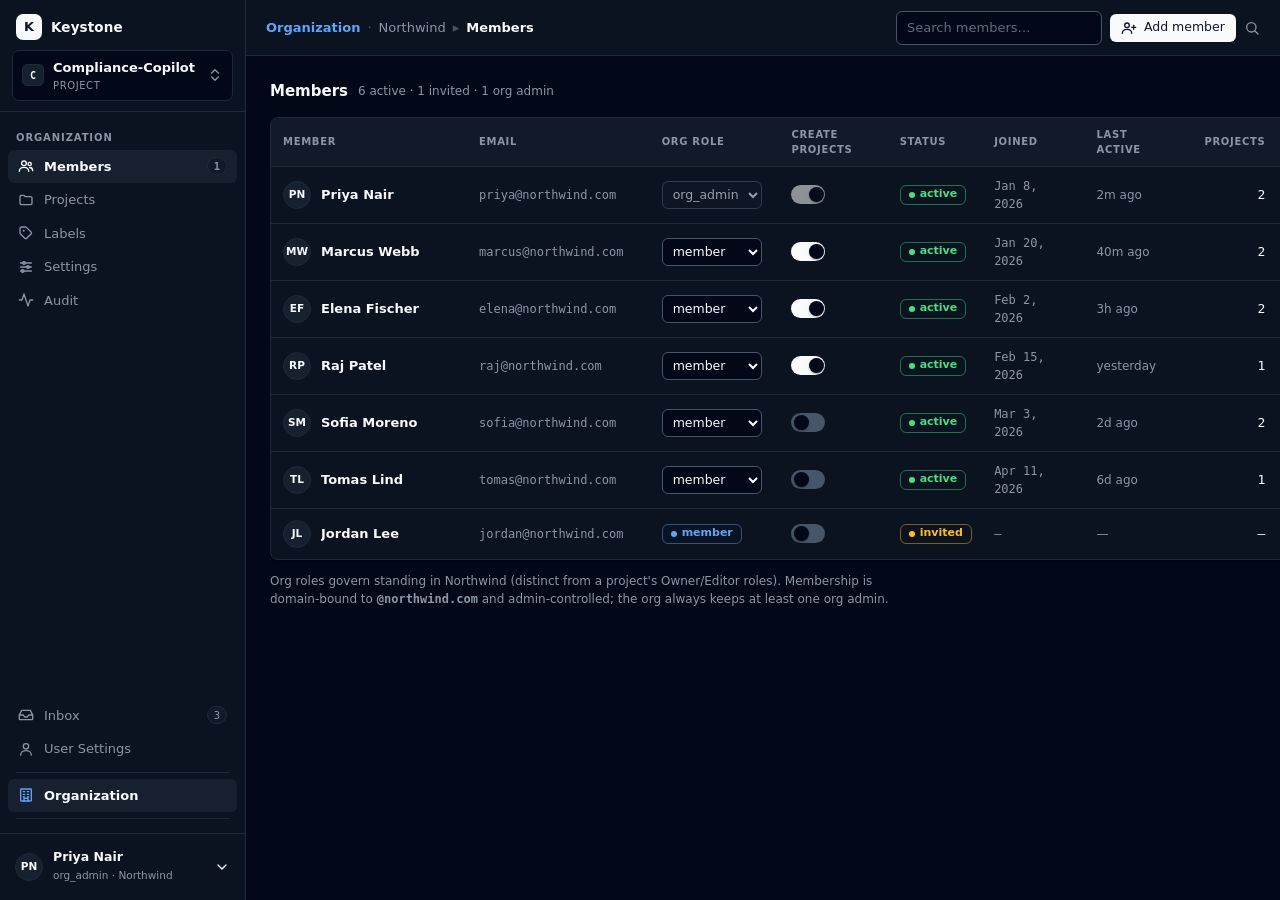
<file: docs/org-admin.html>
<!DOCTYPE html>
<html lang="en" class="dark">
<head>
<meta charset="utf-8">
<meta name="viewport" content="width=device-width, initial-scale=1">
<title>Keystone — Organization Admin</title>
<link rel="icon" href="data:image/svg+xml,<svg xmlns='http://www.w3.org/2000/svg' viewBox='0 0 32 32'><rect width='32' height='32' rx='7' fill='%230b1220'/><text x='16' y='23' text-anchor='middle' font-family='sans-serif' font-weight='800' font-size='20' fill='%23f8fafc'>K</text></svg>">
<style>
/* ============ shadcn New York token system (shared with all Keystone prototypes; v2 fidelity) ============ */
:root{
  --background:#ffffff; --foreground:#020817; --card:#ffffff;
  --primary:#0f172a; --primary-foreground:#f8fafc;
  --secondary:#f1f5f9; --secondary-foreground:#0f172a;
  --muted:#f1f5f9; --muted-foreground:#5b6472;
  --accent:#f1f5f9; --accent-foreground:#0f172a;
  --destructive:#dc2626; --destructive-foreground:#f8fafc;
  --border:#e2e8f0; --input:#7e889c; --ring:#0f172a;
  --success:#15803d; --warning:#b45309; --running:#2563eb;
  --radius:8px;
  --sans:ui-sans-serif,system-ui,"Segoe UI",Inter,Roboto,sans-serif;
  --mono:ui-monospace,"Cascadia Mono",Consolas,Menlo,monospace;
  --ease:cubic-bezier(.16,.84,.44,1); --dur:.17s;
  --elev-1:0 1px 2px rgba(15,23,42,.05),0 1px 1px rgba(15,23,42,.04);
  --shadow-md:0 2px 6px rgba(15,23,42,.08),0 10px 24px -8px rgba(15,23,42,.18);
  --shadow-lg:0 8px 18px rgba(15,23,42,.12),0 28px 56px -16px rgba(15,23,42,.32);
}
.dark{
  --background:#020817; --foreground:#f8fafc; --card:#0b1220;
  --primary:#f8fafc; --primary-foreground:#0f172a;
  --secondary:#16202f; --secondary-foreground:#f8fafc;
  --muted:#111a29; --muted-foreground:#8b96a5;
  --accent:#1a2436; --accent-foreground:#f8fafc;
  --destructive:#f87171; --destructive-foreground:#0f172a;
  --border:#1e293b; --input:#475569; --ring:#94a3b8;
  --success:#4ade80; --warning:#fbbf24; --running:#60a5fa;
  --elev-1:0 1px 2px rgba(0,0,0,.35);
  --shadow-md:0 2px 8px rgba(0,0,0,.46),0 14px 30px -8px rgba(0,0,0,.62);
  --shadow-lg:0 10px 22px rgba(0,0,0,.55),0 36px 68px -18px rgba(0,0,0,.74);
}
*{box-sizing:border-box;margin:0;padding:0}
html,body{height:100%}
body{font-family:var(--sans);font-size:14px;line-height:1.5;background:var(--background);color:var(--foreground);-webkit-font-smoothing:antialiased}
button{font:inherit;color:inherit;background:none;border:none;cursor:pointer}
button:focus-visible,a:focus-visible,[tabindex]:focus-visible,input:focus-visible,select:focus-visible{outline:2px solid var(--ring);outline-offset:2px;border-radius:4px}
input,select{font:inherit;color:inherit}
::placeholder{color:var(--muted-foreground);opacity:.7}
::selection{background:color-mix(in srgb,var(--ring) 32%,transparent)}
::-webkit-scrollbar{width:11px;height:11px}
::-webkit-scrollbar-thumb{background:var(--input);border-radius:7px;border:3px solid var(--background);background-clip:padding-box}
::-webkit-scrollbar-thumb:hover{background:var(--muted-foreground)}
::-webkit-scrollbar-track{background:transparent}
svg.ic{width:16px;height:16px;flex:none;stroke:currentColor;fill:none;stroke-width:2;stroke-linecap:round;stroke-linejoin:round}
.mono{font-family:var(--mono);font-variant-numeric:tabular-nums}
kbd{font-family:var(--mono);font-size:11px;background:var(--muted);border:1px solid var(--border);border-radius:4px;padding:1px 5px;color:var(--muted-foreground)}
.ctxnote{font-size:12px;color:var(--muted-foreground)}

/* ============ shell ============ */
#app{display:flex;height:100vh;overflow:hidden}
/* shadcn: Sidebar */
.sidebar{width:246px;flex:none;display:flex;flex-direction:column;background:var(--card);border-right:1px solid var(--border)}
.sb-brand{padding:12px 12px 10px;border-bottom:1px solid var(--border)}
.brandrow{display:flex;align-items:center;gap:9px;padding:2px 4px 10px}
.klogo{width:26px;height:26px;flex:none;border-radius:7px;background:var(--primary);color:var(--primary-foreground);display:grid;place-items:center;font-size:13px;font-weight:800}
.brandrow b{font-size:13.5px;letter-spacing:.01em}
/* shadcn: Sidebar project switcher (DropdownMenu trigger) */
.projsw{display:flex;align-items:center;gap:9px;width:100%;padding:7px 9px;border-radius:7px;border:1px solid var(--border);background:var(--background);transition:background var(--dur),border-color var(--dur)}
.projsw:hover{background:var(--accent)}
.projsw .pj{width:22px;height:22px;flex:none;border-radius:5px;background:var(--secondary);border:1px solid var(--border);display:grid;place-items:center;font-size:10px;font-weight:700;font-family:var(--mono)}
.projsw .nm{flex:1;text-align:left;min-width:0;font-size:13px;font-weight:600;white-space:nowrap;overflow:hidden;text-overflow:ellipsis}
.projsw .sub{display:block;font-size:10px;color:var(--muted-foreground);font-weight:500;text-transform:uppercase;letter-spacing:.06em}
.projsw svg{color:var(--muted-foreground)}
.sb-nav{flex:1;overflow-y:auto;padding:8px}
.sb-label{font-size:10px;font-weight:700;letter-spacing:.09em;text-transform:uppercase;color:var(--muted-foreground);padding:10px 8px 5px}
.nav-item{display:flex;align-items:center;gap:10px;width:100%;padding:7px 10px;border-radius:6px;color:var(--muted-foreground);font-size:13px;font-weight:500;transition:background var(--dur),color var(--dur)}
.nav-item:hover{background:var(--accent);color:var(--foreground)}
.nav-item.on{background:var(--secondary);color:var(--foreground);font-weight:600}
.nav-item .cnt{margin-left:auto;font-size:10.5px;color:var(--muted-foreground);font-family:var(--mono);background:var(--muted);border:1px solid var(--border);border-radius:999px;padding:0 6px;line-height:16px}
.nav-item.org-entry svg{color:var(--running)}
.sb-user{padding:8px}
.sb-sep{height:1px;background:var(--border);margin:6px 8px}
.sb-foot{border-top:1px solid var(--border);padding:9px}
.acct{display:flex;align-items:center;gap:10px;width:100%;padding:6px;border-radius:7px;transition:background var(--dur)}
.acct:hover{background:var(--accent)}
.avatar{width:28px;height:28px;flex:none;border-radius:999px;background:var(--secondary);border:1px solid var(--border);display:grid;place-items:center;font-size:10.5px;font-weight:700}
.acct-info{flex:1;text-align:left;min-width:0}
.acct-info b{display:block;font-size:12.5px;line-height:1.2}
.acct-info span{font-size:10.5px;color:var(--muted-foreground)}
.main{flex:1;display:flex;flex-direction:column;min-width:0}
.header{flex:none;display:flex;align-items:center;gap:12px;height:56px;padding:0 20px;border-bottom:1px solid var(--border);background:var(--card)}
.crumb{display:flex;align-items:center;gap:7px;font-size:13px;min-width:0}
.crumb a{color:var(--muted-foreground);cursor:pointer;white-space:nowrap}
.crumb a:hover{color:var(--foreground)}
.crumb .sep{color:var(--muted-foreground);opacity:.5}
.crumb .cur{font-weight:600;white-space:nowrap;overflow:hidden;text-overflow:ellipsis}
.crumb .org{color:var(--running);font-weight:600}
.hdr-actions{margin-left:auto;display:flex;align-items:center;gap:8px}
.hsearch{width:190px;height:30px;max-width:38vw}
.content{flex:1;overflow:auto}
.wrap{padding:22px 24px;max-width:1120px}
.wrap.wide{max-width:1220px}
.wrap>p.ctxnote{max-width:82ch}

/* ============ buttons (shadcn: Button) ============ */
.btn{display:inline-flex;align-items:center;justify-content:center;gap:7px;height:34px;padding:0 13px;border-radius:6px;font-size:13px;font-weight:500;border:1px solid transparent;white-space:nowrap;transition:background var(--dur),color var(--dur),border-color var(--dur),box-shadow var(--dur),transform .07s}
.btn:active{transform:translateY(1px)}
.btn.primary{background:var(--primary);color:var(--primary-foreground);box-shadow:0 1px 2px rgba(2,8,23,.22)}
.btn.primary:hover{opacity:.9}
.btn.primary:disabled{opacity:.45;cursor:not-allowed}
.btn.outline{border-color:var(--input);background:transparent}
.btn.outline:hover{background:var(--accent)}
.btn.ghost:hover{background:var(--accent)}
.btn.destructive{background:var(--destructive);color:var(--destructive-foreground)}
.btn.destructive:disabled{opacity:.45;cursor:not-allowed}
.btn.sm{height:28px;padding:0 10px;font-size:12.5px}
.iconbtn{display:grid;place-items:center;width:30px;height:30px;border-radius:6px;color:var(--muted-foreground);transition:background var(--dur),color var(--dur)}
.iconbtn:hover{background:var(--accent);color:var(--foreground)}
.iconbtn:disabled{opacity:.4;cursor:not-allowed}

/* ============ badges (shadcn: Badge — New York rounded-md, not pills) ============ */
.badge{display:inline-flex;align-items:center;gap:5px;height:20px;padding:0 8px;border-radius:6px;font-size:11px;font-weight:600;border:1px solid;background:transparent;white-space:nowrap}
.badge i{width:6px;height:6px;border-radius:99px;background:currentColor}
.badge.role{color:var(--running);border-color:color-mix(in srgb,var(--running) 45%,transparent)}
.badge.active{color:var(--success);border-color:color-mix(in srgb,var(--success) 45%,transparent)}
.badge.invited{color:var(--warning);border-color:color-mix(in srgb,var(--warning) 45%,transparent)}
.badge.archived{color:var(--muted-foreground);border-color:var(--border)}
.badge.neutral{color:var(--muted-foreground);border-color:var(--border)}
.badge.scope-org{color:var(--running);border-color:color-mix(in srgb,var(--running) 45%,transparent)}
.badge.scope-project{color:var(--success);border-color:color-mix(in srgb,var(--success) 45%,transparent)}
.badge.scope-primitive{color:var(--warning);border-color:color-mix(in srgb,var(--warning) 45%,transparent)}
.badge.scope-user{color:var(--muted-foreground);border-color:var(--border)}
.badge.src-ui{color:var(--muted-foreground);border-color:var(--border)}
.badge.src-api{color:var(--running);border-color:color-mix(in srgb,var(--running) 45%,transparent)}
.pill{display:inline-flex;align-items:center;height:19px;padding:0 7px;border-radius:6px;font-size:11px;font-family:var(--mono);background:var(--muted);color:var(--muted-foreground);border:1px solid var(--border)}
/* org label key:value token */
.lbl{display:inline-flex;align-items:center;height:21px;padding:0 8px;border-radius:6px;font-family:var(--mono);font-size:11.5px;background:var(--secondary);color:var(--foreground);border:1px solid var(--border);white-space:nowrap}
.lbl b{color:var(--muted-foreground);font-weight:600}

/* ============ cards / tables ============ */
.card{background:var(--card);border:1px solid var(--border);border-radius:var(--radius);padding:16px;margin-bottom:14px;box-shadow:var(--elev-1)}
.card h4{font-size:11px;letter-spacing:.07em;text-transform:uppercase;color:var(--muted-foreground);margin-bottom:12px;font-weight:600}
.krow{display:flex;gap:10px;padding:6px 0;font-size:13px;border-bottom:1px solid var(--border)}
.krow:last-child{border-bottom:none}
.krow b{width:160px;flex:none;color:var(--muted-foreground);font-weight:500;font-size:12px}
.sectionhead{display:flex;align-items:center;gap:10px;margin:2px 0 14px}
.sectionhead h3{font-size:15px;font-weight:600}
.notecard{border:1px dashed var(--input);border-radius:var(--radius);padding:11px 13px;font-size:12.5px;color:var(--muted-foreground);display:flex;gap:9px;margin-bottom:14px;align-items:flex-start}
.notecard svg{flex:none;margin-top:1px}
.table{width:100%;border:1px solid var(--border);border-radius:var(--radius);overflow:hidden;background:var(--card);box-shadow:var(--elev-1);margin-bottom:12px}
.thead{display:flex;align-items:center;background:var(--muted);border-bottom:1px solid var(--border)}
.th{font-size:10px;letter-spacing:.07em;text-transform:uppercase;color:var(--muted-foreground);padding:9px 12px;font-weight:700}
.th.r{justify-content:flex-end;text-align:right}
.trow{display:flex;align-items:center;border-bottom:1px solid var(--border);font-size:13px;transition:background var(--dur),box-shadow var(--dur)}
.trow:last-child{border-bottom:none}
.trow:hover{background:var(--accent)}
.trow.clickable{cursor:pointer}
.trow.clickable:hover{box-shadow:inset 2px 0 0 var(--muted-foreground)}
.td{padding:10px 12px;min-width:0;display:flex;align-items:center;gap:8px}
.td.r{justify-content:flex-end;text-align:right}
.td.trunc{white-space:nowrap;overflow:hidden;text-overflow:ellipsis;display:block}
.member-id{display:flex;align-items:center;gap:10px;min-width:0}
.member-id b{font-size:13px;white-space:nowrap;overflow:hidden;text-overflow:ellipsis;display:block}
.rolesel{height:28px;border:1px solid var(--input);border-radius:6px;background:var(--background);font-size:12.5px;padding:0 6px;color:var(--foreground);max-width:100%}
.rolesel:disabled{opacity:.6;cursor:not-allowed;background:var(--muted)}
.empty{display:flex;flex-direction:column;align-items:center;gap:11px;padding:54px 20px;color:var(--muted-foreground);text-align:center}
.empty svg.ic{width:30px;height:30px;opacity:.5}
.empty b{color:var(--foreground);font-size:13.5px}

/* shadcn: Switch */
.switch{position:relative;display:inline-flex;align-items:center;width:34px;height:19px;border-radius:999px;background:var(--input);transition:background var(--dur);flex:none;padding:0;border:1px solid transparent}
.switch.on{background:var(--primary)}
.switch::after{content:"";position:absolute;left:2px;top:1px;width:15px;height:15px;border-radius:999px;background:var(--background);box-shadow:0 1px 2px rgba(0,0,0,.35);transition:transform var(--dur)}
.switch.on::after{transform:translateX(15px)}
.switch:disabled{opacity:.55;cursor:not-allowed}

/* ============ filter bar (Audit) ============ */
.fbar{display:flex;gap:8px;margin-bottom:14px;flex-wrap:wrap;align-items:center}
.selm{height:32px;border:1px solid var(--input);border-radius:6px;background:var(--background);font-size:12.5px;padding:0 8px;color:var(--foreground)}
.fbar .inp{height:32px}

/* ============ menus / dialogs / cmdk / toasts ============ */
.menu{position:fixed;z-index:300;min-width:210px;max-width:280px;background:var(--card);border:1px solid var(--border);border-radius:8px;box-shadow:var(--shadow-md);padding:5px;font-size:13px;animation:ovmenu .14s var(--ease);transform-origin:top}
.menu .mi{display:flex;align-items:center;gap:9px;width:100%;padding:7px 9px;border-radius:6px;text-align:left;transition:background var(--dur)}
.menu .mi:hover{background:var(--accent)}
.menu .mi.danger{color:var(--destructive)}
.menu .mi:disabled{opacity:.42;cursor:not-allowed}
.menu .mi .rt{margin-left:auto;font-size:10.5px;color:var(--muted-foreground)}
.menu .msep{height:1px;background:var(--border);margin:5px 4px}
.menu .mnote{font-size:10.5px;color:var(--muted-foreground);padding:2px 9px 6px 32px;line-height:1.4}
.menu .mhead{font-size:10.5px;color:var(--muted-foreground);padding:6px 9px 4px;font-weight:600;text-transform:uppercase;letter-spacing:.06em}
.scrim{position:fixed;inset:0;z-index:400;background:rgba(2,8,23,.62);display:flex;align-items:flex-start;justify-content:center;padding-top:9vh;animation:fade .16s ease-out}
.dialog{width:480px;max-width:92vw;max-height:84vh;overflow:auto;background:var(--card);border:1px solid var(--border);border-radius:12px;box-shadow:var(--shadow-lg);padding:22px;animation:ovdlg .2s var(--ease)}
.dialog.lg{width:560px}
.dialog h3{font-size:16px;margin-bottom:5px;display:flex;align-items:center;gap:8px}
.dialog .sub{font-size:13px;color:var(--muted-foreground);margin-bottom:16px;line-height:1.5}
.dlg-foot{display:flex;justify-content:flex-end;gap:8px;margin-top:20px}
.field{margin-bottom:13px}
.field label{display:block;font-size:12.5px;font-weight:500;margin-bottom:5px;color:var(--foreground)}
.inp{width:100%;height:34px;padding:0 10px;border-radius:6px;border:1px solid var(--input);background:var(--background);font-size:13px;color:var(--foreground)}
.inp:focus{outline:2px solid var(--ring);outline-offset:-1px}
.inp[readonly],.inp:disabled{background:var(--muted);color:var(--muted-foreground);cursor:not-allowed}
select.inp{appearance:auto}
.fieldhint{font-size:11.5px;margin-top:5px;color:var(--muted-foreground);display:flex;align-items:center;gap:6px}
.fieldhint.ok{color:var(--success)}
.fieldhint.bad{color:var(--warning)}
.swrow{display:flex;align-items:center;gap:12px;margin-bottom:13px;padding:10px 12px;border:1px solid var(--border);border-radius:8px;background:var(--muted)}
.swrow .swtxt{font-size:13px;font-weight:500}
.swrow .swtxt span{display:block;font-size:11.5px;color:var(--muted-foreground);font-weight:400}
.swrow .switch{margin-left:auto}
.warnbox{border:1px solid color-mix(in srgb,var(--warning) 45%,transparent);background:color-mix(in srgb,var(--warning) 8%,transparent);color:var(--warning);border-radius:8px;padding:9px 11px;font-size:12px;display:flex;gap:8px;margin-bottom:13px;align-items:flex-start}
.warnbox svg{flex:none;margin-top:1px}
.reassign{border:1px solid var(--border);border-radius:8px;padding:11px 12px;margin-bottom:13px;background:var(--muted)}
.reassign .rr{display:flex;align-items:center;gap:9px;padding:6px 0}
.reassign .rr .pn{flex:1;font-size:12.5px;font-weight:600;min-width:0}
.reassign .rr select{width:190px;max-width:52%}
/* audit before/after diff */
.diff{display:flex;align-items:stretch;gap:9px;margin:2px 0 6px}
.diffcol{flex:1;border:1px solid var(--border);border-radius:8px;padding:9px 11px;background:var(--muted);min-width:0}
.diffcol .dl{font-size:10px;text-transform:uppercase;letter-spacing:.06em;color:var(--muted-foreground);margin-bottom:5px;font-weight:700}
.diffcol.before{border-color:color-mix(in srgb,var(--destructive) 40%,transparent)}
.diffcol.after{border-color:color-mix(in srgb,var(--success) 45%,transparent)}
.diffarrow{display:grid;place-items:center;color:var(--muted-foreground);flex:none}
.kv{font-family:var(--mono);font-size:11.5px;line-height:1.7;word-break:break-word}
.kv .k{color:var(--muted-foreground)}
.cmdk{width:560px;max-width:92vw;background:var(--card);border:1px solid var(--border);border-radius:12px;box-shadow:var(--shadow-lg);overflow:hidden;animation:ovdlg .18s var(--ease)}
.cmdk .cin{display:flex;align-items:center;gap:10px;padding:13px 15px;border-bottom:1px solid var(--border)}
.cmdk input{flex:1;background:none;border:none;outline:none;font-size:14px}
.cmdk .list{max-height:44vh;overflow-y:auto;padding:7px}
.cmdk .glabel{font-size:11px;color:var(--muted-foreground);padding:7px 10px 3px;font-weight:600}
.cmdk .crow{display:flex;align-items:center;gap:10px;padding:8px 10px;border-radius:6px;font-size:13px;cursor:pointer}
.cmdk .crow:hover,.cmdk .crow.sel{background:var(--accent)}
.cmdk .cfoot{display:flex;gap:14px;padding:9px 15px;border-top:1px solid var(--border);font-size:11px;color:var(--muted-foreground)}
#toasts{position:fixed;bottom:18px;right:18px;z-index:500;display:flex;flex-direction:column;gap:8px}
.toast{display:flex;align-items:center;gap:9px;background:var(--card);border:1px solid var(--border);border-radius:8px;box-shadow:var(--shadow-md);padding:11px 14px;font-size:13px;animation:tin .18s ease-out;max-width:420px}
.toast svg{flex:none}
.toast-act{margin-left:4px;font-weight:600;color:var(--running);padding:2px 9px;border-radius:5px}
.toast-act:hover{background:var(--accent)}
@keyframes tin{from{opacity:0;transform:translateY(8px)}to{opacity:1;transform:none}}
@keyframes fade{from{opacity:0}to{opacity:1}}
@keyframes ovdlg{from{opacity:0;transform:translateY(10px) scale(.985)}to{opacity:1;transform:none}}
@keyframes ovmenu{from{opacity:0;transform:translateY(-5px) scale(.98)}to{opacity:1;transform:none}}
@keyframes shimmer{0%{background-position:200% 0}100%{background-position:-200% 0}}
@keyframes rowflash{0%{background:color-mix(in srgb,var(--success) 20%,transparent)}100%{background:transparent}}
.trow.flash{animation:rowflash 1.3s ease-out}
.sk{background:linear-gradient(90deg,var(--muted) 25%,var(--accent) 40%,var(--muted) 60%);background-size:200% 100%;animation:shimmer 1.3s ease-in-out infinite;border-radius:6px;height:12px;display:inline-block}
.sk-row{display:flex;align-items:center;gap:14px;padding:13px 12px;border-bottom:1px solid var(--border)}
.stage-blank{display:flex;flex-direction:column;align-items:center;gap:14px;padding:70px 20px;text-align:center;color:var(--muted-foreground)}
.stage-blank .sicon{width:46px;height:46px;border-radius:12px;background:var(--muted);border:1px solid var(--border);display:grid;place-items:center}
.stage-blank .sicon svg{width:22px;height:22px}
.stage-blank b{color:var(--foreground);font-size:15px}
.stage-blank p{max-width:440px;font-size:13px;line-height:1.55}
/* ============ responsive ============ */
.hamburger{display:none}
.sb-scrim{display:none}
@media(max-width:900px){
 .hamburger{display:grid;place-items:center;width:36px;height:36px;border-radius:6px;color:var(--muted-foreground);flex:none;border:none;background:none}
 .hamburger:hover{background:var(--accent)}
 .sidebar{position:fixed;left:0;top:0;bottom:0;z-index:350;transform:translateX(-100%);transition:transform .2s var(--ease);box-shadow:var(--shadow-lg)}
 .sidebar.open{transform:none}
 .sb-scrim.show{display:block;position:fixed;inset:0;z-index:340;background:rgba(2,8,23,.5)}
 .wrap{padding:16px 14px}
 .hsearch{width:150px}
 .table{overflow-x:auto;overflow-y:hidden}
 .thead,.trow{width:max-content;min-width:100%}
}
@media (prefers-reduced-motion:reduce){*{animation:none!important;transition:none!important}}
</style>
</head>
<body>
<div id="app"></div>
<div id="overlays"></div>
<div id="toasts"></div>
<script>
'use strict';
/* ============ icons (lucide-style inline SVG) ============ */
const ICONS={
search:'<circle cx="11" cy="11" r="7"/><line x1="21" y1="21" x2="16.5" y2="16.5"/>',
menu:'<line x1="3" y1="6" x2="21" y2="6"/><line x1="3" y1="12" x2="21" y2="12"/><line x1="3" y1="18" x2="21" y2="18"/>',
plus:'<line x1="12" y1="5" x2="12" y2="19"/><line x1="5" y1="12" x2="19" y2="12"/>',
chevD:'<polyline points="6 9 12 15 18 9"/>',
chevR:'<polyline points="9 6 15 12 9 18"/>',
chevUpDown:'<polyline points="7 15 12 20 17 15"/><polyline points="7 9 12 4 17 9"/>',
check:'<polyline points="4 12 10 18 20 6"/>',
x:'<line x1="6" y1="6" x2="18" y2="18"/><line x1="18" y1="6" x2="6" y2="18"/>',
more:'<circle cx="5" cy="12" r="1.6" fill="currentColor" stroke="none"/><circle cx="12" cy="12" r="1.6" fill="currentColor" stroke="none"/><circle cx="19" cy="12" r="1.6" fill="currentColor" stroke="none"/>',
box:'<path d="M21 8l-9-5-9 5v8l9 5 9-5z"/><polyline points="3 8 12 13 21 8"/><line x1="12" y1="13" x2="12" y2="22"/>',
building:'<rect x="4" y="3" width="16" height="18" rx="1"/><path d="M9 21v-4h6v4"/><path d="M8 7h2M14 7h2M8 11h2M14 11h2M8 15h2M14 15h2"/>',
users:'<circle cx="9" cy="8" r="3.5"/><path d="M2 20c0-3.5 3-6 7-6s7 2.5 7 6"/><circle cx="17.5" cy="9" r="2.5"/><path d="M22 19c0-2.5-2-4.5-4.5-4.7"/>',
userPlus:'<circle cx="9" cy="8" r="3.5"/><path d="M2 20c0-3.5 3-6 7-6s7 2.5 7 6"/><line x1="19" y1="8" x2="19" y2="14"/><line x1="16" y1="11" x2="22" y2="11"/>',
user:'<circle cx="12" cy="8" r="4"/><path d="M4 21c0-4 4-6.5 8-6.5s8 2.5 8 6.5"/>',
folder:'<path d="M3 7a2 2 0 0 1 2-2h4l2 2h8a2 2 0 0 1 2 2v8a2 2 0 0 1-2 2H5a2 2 0 0 1-2-2z"/>',
tag:'<path d="M3 6a3 3 0 0 1 3-3h5.2a2 2 0 0 1 1.4.6l7 7a2 2 0 0 1 0 2.8l-6.6 6.6a2 2 0 0 1-2.8 0l-7-7A2 2 0 0 1 3 11.2z"/><circle cx="8.5" cy="8.5" r="1.5" fill="currentColor" stroke="none"/>',
sliders:'<line x1="4" y1="6" x2="20" y2="6"/><circle cx="9" cy="6" r="2"/><line x1="4" y1="12" x2="20" y2="12"/><circle cx="15" cy="12" r="2"/><line x1="4" y1="18" x2="20" y2="18"/><circle cx="7" cy="18" r="2"/>',
file:'<path d="M14 2H6a2 2 0 0 0-2 2v16a2 2 0 0 0 2 2h12a2 2 0 0 0 2-2V8z"/><polyline points="14 2 14 8 20 8"/>',
activity:'<polyline points="22 12 18 12 15 21 9 3 6 12 2 12"/>',
shieldCheck:'<path d="M12 22s8-3 8-10V5l-8-3-8 3v7c0 7 8 10 8 10z"/><polyline points="9 11.5 11.5 14 15.5 9"/>',
alertT:'<path d="M10.3 3.8L1.8 18a2 2 0 0 0 1.7 3h17a2 2 0 0 0 1.7-3L13.7 3.8a2 2 0 0 0-3.4 0z"/><line x1="12" y1="9" x2="12" y2="13"/><circle cx="12" cy="16.6" r=".6" fill="currentColor" stroke="none"/>',
trash:'<path d="M4 7h16"/><path d="M9 7V5a1 1 0 0 1 1-1h4a1 1 0 0 1 1 1v2"/><path d="M6 7l1 13h10l1-13"/>',
mail:'<rect x="2" y="4" width="20" height="16" rx="2"/><polyline points="2 7 12 13 22 7"/>',
download:'<path d="M12 4v12"/><polyline points="6 10 12 16 18 10"/><path d="M4 20h16"/>',
external:'<path d="M18 13v6a2 2 0 0 1-2 2H5a2 2 0 0 1-2-2V8a2 2 0 0 1 2-2h6"/><polyline points="15 3 21 3 21 9"/><line x1="10" y1="14" x2="21" y2="3"/>',
sun:'<circle cx="12" cy="12" r="4"/><path d="M12 2v2M12 20v2M2 12h2M20 12h2M4.9 4.9l1.4 1.4M17.7 17.7l1.4 1.4M19.1 4.9l-1.4 1.4M6.3 17.7l-1.4 1.4"/>',
moon:'<path d="M21 12.8A9 9 0 1 1 11.2 3a7 7 0 0 0 9.8 9.8z"/>',
clock:'<circle cx="12" cy="12" r="9"/><polyline points="12 7 12 12 15 14"/>',
inbox:'<polyline points="22 12 16 12 14 15 10 15 8 12 2 12"/><path d="M5.5 5h13l3.5 7v6a1 1 0 0 1-1 1H3a1 1 0 0 1-1-1v-6z"/>',
edit:'<path d="M12 20h9"/><path d="M16.5 3.5a2.1 2.1 0 0 1 3 3L7 19l-4 1 1-4z"/>',
merge:'<circle cx="18" cy="18" r="3"/><circle cx="6" cy="6" r="3"/><path d="M6 9v3a6 6 0 0 0 6 6h3"/>',
archive:'<rect x="3" y="4" width="18" height="4" rx="1"/><path d="M5 8v11a1 1 0 0 0 1 1h12a1 1 0 0 0 1-1V8"/><line x1="10" y1="12" x2="14" y2="12"/>',
arrowRight:'<line x1="5" y1="12" x2="19" y2="12"/><polyline points="12 5 19 12 12 19"/>',
undo:'<path d="M3 7v6h6"/><path d="M3 13a9 9 0 1 0 3-7.7"/>',
layers:'<polygon points="12 2 22 8.5 12 15 2 8.5 12 2"/><polyline points="2 15.5 12 22 22 15.5"/>',
checkCircle:'<circle cx="12" cy="12" r="9"/><polyline points="8 12 11 15 16 9"/>',
eye:'<path d="M2 12s4-7 10-7 10 7 10 7-4 7-10 7-10-7-10-7z"/><circle cx="12" cy="12" r="3"/>',
book:'<path d="M4 5a2 2 0 0 1 2-2h13v16H6a2 2 0 0 0-2 2z"/><path d="M4 19a2 2 0 0 1 2-2h13"/>',
lock:'<rect x="4" y="11" width="16" height="10" rx="2"/><path d="M8 11V7a4 4 0 0 1 8 0v4"/>',
key:'<circle cx="7.5" cy="15.5" r="4.5"/><path d="M11 12L21 2"/><path d="M17 6l3 3"/>',
info:'<circle cx="12" cy="12" r="9"/><line x1="12" y1="11" x2="12" y2="16"/><circle cx="12" cy="8" r=".6" fill="currentColor" stroke="none"/>'};
function icon(n,s){return '<svg class="ic" viewBox="0 0 24 24"'+(s?' style="'+s+'"':'')+'>'+(ICONS[n]||ICONS.box)+'</svg>'}
const esc=s=>String(s==null?'':s).replace(/&/g,'&amp;').replace(/</g,'&lt;').replace(/>/g,'&gt;').replace(/"/g,'&quot;');
const initials=n=>n.split(/\s+/).map(x=>x[0]||'').join('').slice(0,2).toUpperCase();
function toast(m,ic,action){const t=document.createElement('div');t.className='toast';t.innerHTML=icon(ic||'check')+'<span>'+esc(m)+'</span>';
 if(action){const b=document.createElement('button');b.className='toast-act';b.textContent=action.label;b.onclick=()=>{action.fn();t.remove()};t.appendChild(b)}
 document.getElementById('toasts').appendChild(t);setTimeout(()=>t.remove(),action?5200:2900)}

/* ============ data — Northwind (a fintech); org_admin = Priya Nair ============ */
const ORG={name:'Northwind',domain:'northwind.com',region:'us-east',residency:'United States'};
const REGIONS=['us-east','us-west','eu-west','ap-south'];
const RESIDENCY=['United States','European Union','United Kingdom','Australia'];
let MEMBERS=[
 {id:'m1',n:'Priya Nair',e:'priya@northwind.com',role:'org_admin',canCreate:true,status:'active',joined:'Jan 8, 2026',last:'2m ago',projects:['Compliance-Copilot','Fraud-Signals']},
 {id:'m2',n:'Marcus Webb',e:'marcus@northwind.com',role:'member',canCreate:true,status:'active',joined:'Jan 20, 2026',last:'40m ago',projects:['Customer-Support-Bot','Fraud-Signals']},
 {id:'m3',n:'Elena Fischer',e:'elena@northwind.com',role:'member',canCreate:true,status:'active',joined:'Feb 2, 2026',last:'3h ago',projects:['Fraud-Signals','Ledger-Recon']},
 {id:'m4',n:'Raj Patel',e:'raj@northwind.com',role:'member',canCreate:true,status:'active',joined:'Feb 15, 2026',last:'yesterday',projects:['KYC-Onboarding']},
 {id:'m5',n:'Sofia Moreno',e:'sofia@northwind.com',role:'member',canCreate:false,status:'active',joined:'Mar 3, 2026',last:'2d ago',projects:['Customer-Support-Bot','KYC-Onboarding']},
 {id:'m6',n:'Tomas Lind',e:'tomas@northwind.com',role:'member',canCreate:false,status:'active',joined:'Apr 11, 2026',last:'6d ago',projects:['Ledger-Recon']},
 {id:'m7',n:'Jordan Lee',e:'jordan@northwind.com',role:'member',canCreate:false,status:'invited',joined:'—',last:'—',projects:[]}];
let PROJECTS=[
 {id:'p1',name:'Fraud-Signals',owner:'Elena Fischer',members:5,status:'active',created:'Feb 4, 2026',activity:'12m ago'},
 {id:'p2',name:'Ledger-Recon',owner:'Elena Fischer',members:3,status:'active',created:'Mar 1, 2026',activity:'1h ago'},
 {id:'p3',name:'Compliance-Copilot',owner:'Priya Nair',members:4,status:'active',created:'Jan 12, 2026',activity:'8m ago'},
 {id:'p4',name:'Customer-Support-Bot',owner:'Marcus Webb',members:6,status:'active',created:'Jan 25, 2026',activity:'yesterday'},
 {id:'p5',name:'KYC-Onboarding',owner:'Raj Patel',members:4,status:'active',created:'Feb 18, 2026',activity:'3d ago'},
 {id:'p6',name:'Legacy-Scoring',owner:'Priya Nair',members:1,status:'archived',created:'Nov 2, 2025',activity:'7w ago'}];
let LABELS=[
 {id:'l1',key:'compliance',value:'sensitive',desc:'Legacy tag for sensitive data — inconsistent with pii/PII; being consolidated.',usage:4},
 {id:'l2',key:'data-class',value:'internal',desc:'Internal-only; not for external sharing.',usage:15},
 {id:'l3',key:'environment',value:'production',desc:'Assets serving live production traffic.',usage:22},
 {id:'l4',key:'team',value:'risk',desc:'Owned by the Risk & Fraud team.',usage:6}];
let AUDIT=[
 {t:'Jul 1, 14:03',days:2,actor:'Raj Patel',action:'project.created',target:'KYC-Onboarding',scope:'project',source:'ui',before:null,after:{owner:'Raj Patel',status:'active'},detail:'New project created.'},
 {t:'Jun 29, 22:14',days:4,actor:'Marcus Webb',action:'prompt.version_created',target:'Fraud-Signals / risk-score',scope:'primitive',source:'api',before:{version:'v3'},after:{version:'v4'},detail:'Prompt version created via API (CI pipeline). Org lens can drill into project-scope lineage.'},
 {t:'Jun 28, 10:30',days:5,actor:'Priya Nair',action:'settings.updated',target:'Northwind',scope:'org',source:'ui',before:{region:'us-west'},after:{region:'us-east'},detail:'Default region changed.'},
 {t:'Jun 20, 16:45',days:13,actor:'Priya Nair',action:'project.archived',target:'Legacy-Scoring',scope:'project',source:'ui',before:{status:'active'},after:{status:'archived'},detail:'Project archived (reversible).'},
 {t:'Jun 15, 09:12',days:18,actor:'Elena Fischer',action:'project.created',target:'Ledger-Recon',scope:'project',source:'ui',before:null,after:{owner:'Elena Fischer',status:'active'},detail:'New project created.'},
 {t:'May 30, 11:20',days:34,actor:'Priya Nair',action:'member.added',target:'sofia@northwind.com',scope:'org',source:'ui',before:null,after:{org_role:'member',can_create_projects:false},detail:'Member invited at @northwind.com.'},
 {t:'May 12, 08:03',days:52,actor:'Tomas Lind',action:'user.mfa_enabled',target:'tomas@northwind.com',scope:'user',source:'ui',before:{mfa:false},after:{mfa:true},detail:'User enabled multi-factor auth (user-scope event on the shared stream).'},
 {t:'Feb 4, 13:00',days:149,actor:'Priya Nair',action:'project.created',target:'Fraud-Signals',scope:'project',source:'ui',before:null,after:{owner:'Elena Fischer',status:'active'},detail:'New project created; owner set to Elena Fischer.'},
 {t:'Jan 8, 10:00',days:176,actor:'Priya Nair',action:'member.added',target:'priya@northwind.com',scope:'org',source:'ui',before:null,after:{org_role:'org_admin'},detail:'First org admin seeded by the Keystone system admin at org creation.'}];

/* ============ helpers ============ */
const mById=id=>MEMBERS.find(m=>m.id===id);
const pById=id=>PROJECTS.find(p=>p.id===id);
const lById=id=>LABELS.find(l=>l.id===id);
const activeMembers=()=>MEMBERS.filter(m=>m.status==='active');
const adminCount=()=>MEMBERS.filter(m=>m.role==='org_admin'&&m.status==='active').length;
const ownedBy=name=>PROJECTS.filter(p=>p.owner===name);
const isLastAdmin=m=>m.role==='org_admin'&&m.status==='active'&&adminCount()<=1;
const labelText=l=>l.key+':'+l.value;
function appendAudit(action,target,scope,source,before,after,detail){
 AUDIT.unshift({t:'just now',days:0,actor:CUR.name,action:action,target:target,scope:scope,source:source||'ui',before:before||null,after:after||null,detail:detail||''});
 S.flash=true}
const CUR={name:'Priya Nair',email:'priya@northwind.com'};

/* ============ state & routing ============ */
const S={role:'org_admin',proj:'Compliance-Copilot',mq:'',pq:'',lq:'',aq:'',aActor:'all',aAction:'all',aScope:'all',aSource:'all',aTime:'all',ksel:0,flash:false};
const SEEN={};
const ORG_SURFACES=['members','projects','labels','settings','audit'];
function route(){
 const h=location.hash||'#/org/members';
 let m=h.match(/^#\/project\/([^/]+)\/([^/]+)/);
 if(m)return{mode:'project',proj:decodeURIComponent(m[1]),stage:m[2]};
 m=h.match(/^#\/org\/(members|projects|labels|settings|audit)/);
 if(m)return{mode:'org',surface:m[1]};
 return{mode:'org',surface:'members'};
}
function go(h){location.hash=h}
function goOrg(s){location.hash='#/org/'+s}
function goProject(name,stage){location.hash='#/project/'+encodeURIComponent(name)+'/'+(stage||'build')}
window.addEventListener('hashchange',render);

/* ============ shell: sidebar (project shell; Organization sits in the bottom user-nav cluster) ============ */
const STAGES=[['build','Build','layers'],['evaluate','Evaluate','checkCircle'],['operate','Operate','activity'],['observe','Observe','eye'],['learn','Learn','book'],['manage','Manage','sliders']];
const ORGNAV=[['members','Members','users'],['projects','Projects','folder'],['labels','Labels','tag'],['settings','Settings','sliders'],['audit','Audit','activity']];
function sidebar(r){
 const isAdmin=S.role==='org_admin';
 const inOrg=r.mode==='org'&&isAdmin;
 const pend=MEMBERS.filter(m=>m.status==='invited').length;
 // top: brand + project switcher (the back-to-project affordance)
 let out='<aside class="sidebar"><div class="sb-brand"><div class="brandrow"><span class="klogo">K</span><b>Keystone</b></div>'+
  '<button class="projsw" onclick="projSwitcher(event)"><span class="pj">'+esc(initials(S.proj))+'</span><span class="nm">'+esc(S.proj)+'<span class="sub">Project</span></span>'+icon('chevUpDown')+'</button></div>';
 // middle nav: swaps between the six project stages and the five Organization surfaces
 out+='<nav class="sb-nav">';
 if(inOrg){
  out+='<div class="sb-label">Organization</div>'+ORGNAV.map(t=>'<button class="nav-item'+(r.surface===t[0]?' on':'')+'" onclick="goOrg(\''+t[0]+'\')">'+icon(t[2])+t[1]+(t[0]==='members'&&pend?'<span class="cnt">'+pend+'</span>':'')+'</button>').join('');
 }else{
  out+='<div class="sb-label">'+esc(S.proj)+'</div>'+STAGES.map(t=>'<button class="nav-item'+(r.stage===t[0]?' on':'')+'" onclick="goProject(\''+esc(S.proj)+'\',\''+t[0]+'\')">'+icon(t[2])+t[1]+'</button>').join('');
 }
 out+='</nav>';
 // bottom user-nav cluster: Inbox / User Settings — [sep] Organization (org_admin only) [sep]
 out+='<div class="sb-user"><button class="nav-item" onclick="stubNav(\'Inbox\')">'+icon('inbox')+'Inbox<span class="cnt">3</span></button>'+
  '<button class="nav-item" onclick="stubNav(\'User Settings\')">'+icon('user')+'User Settings</button>';
 if(isAdmin){
  out+='<div class="sb-sep"></div>'+
   '<button class="nav-item org-entry'+(inOrg?' on':'')+'" onclick="goOrg(\'members\')" title="Organization Admin — visible to org admins only">'+icon('building')+'Organization</button>'+
   '<div class="sb-sep"></div>';
 }
 out+='</div>';
 // account block
 out+='<div class="sb-foot"><button class="acct" onclick="acctMenu(event)"><span class="avatar">'+esc(initials(CUR.name))+'</span><span class="acct-info"><b>'+esc(CUR.name)+'</b><span>'+(S.role==='org_admin'?'org_admin':'member')+' · '+esc(ORG.name)+'</span></span>'+icon('chevD')+'</button></div></aside>';
 return out;
}
function projSwitcher(e){e.stopPropagation();closeMenus();
 const list=PROJECTS.filter(p=>p.status==='active');
 let html='<div class="mhead">Switch to a project</div>'+list.map(p=>'<button class="mi" onclick="closeMenus();switchProject(\''+esc(p.name)+'\')">'+icon('folder')+esc(p.name)+(p.name===S.proj?'<span class="rt">current</span>':'')+'</button>').join('')+
  '<div class="msep"></div><div class="mnote" style="padding-left:9px">Organization Admin sits above every project — open it from the user nav below.</div>';
 openMenuAt(e.currentTarget,html,'below');
}
function switchProject(name){S.proj=name;goProject(name,'build');toast('Switched to '+name,'folder')}
function stubNav(label){toast(label+' is a peer surface — out of scope for this Organization Admin prototype.','info')}
function acctMenu(e){e.stopPropagation();closeMenus();
 const dark=document.documentElement.classList.contains('dark');
 const html='<div class="mnote" style="padding:6px 9px 4px">'+esc(CUR.email)+'</div>'+
  '<div class="mhead">Simulate role (demo)</div>'+
  '<button class="mi" onclick="closeMenus();setViewRole(\'org_admin\')">'+icon('shieldCheck')+'org_admin'+(S.role==='org_admin'?'<span class="rt">'+'✓'+'</span>':'')+'</button>'+
  '<button class="mi" onclick="closeMenus();setViewRole(\'member\')">'+icon('user')+'member'+(S.role==='member'?'<span class="rt">'+'✓'+'</span>':'')+'</button>'+
  '<div class="mnote">Only org admins see the "Organization" entry.</div>'+
  '<div class="msep"></div>'+
  '<button class="mi" onclick="closeMenus();document.documentElement.classList.toggle(\'dark\');render()">'+icon(dark?'sun':'moon')+'Toggle light / dark</button>'+
  '<div class="msep"></div>'+
  '<button class="mi" onclick="closeMenus();toast(\'Signed out (mock)\',\'x\')">'+icon('x')+'Sign out</button>';
 openMenuAt(e.currentTarget,html,'above');
}
function setViewRole(role){S.role=role;
 if(role==='member'){S.proj=S.proj;goProject(S.proj,'build');toast('Now viewing as a member — Organization Admin is hidden (org_admin only).','user')}
 else{toast('Now viewing as org_admin.','shieldCheck');render()}
}

/* ============ header (breadcrumb + per-surface primary action + search) ============ */
const SURFACE_TITLE={members:'Members',projects:'Projects',labels:'Labels',settings:'Settings',audit:'Audit'};
function header(r){
 let crumb,actions='';
 if(r.mode==='org'){
  crumb='<div class="crumb"><span class="org">Organization</span><span class="sep">·</span><a onclick="goOrg(\'members\')">'+esc(ORG.name)+'</a><span class="sep">▸</span><span class="cur">'+SURFACE_TITLE[r.surface]+'</span></div>';
  if(r.surface==='members')actions='<input class="inp hsearch" placeholder="Search members…" value="'+esc(S.mq)+'" oninput="S.mq=this.value;render()"><button class="btn primary sm" onclick="addMemberDlg()">'+icon('userPlus')+'Add member</button>';
  else if(r.surface==='projects')actions='<input class="inp hsearch" placeholder="Search projects…" value="'+esc(S.pq)+'" oninput="S.pq=this.value;render()"><button class="btn primary sm" onclick="createProjectDlg()">'+icon('plus')+'Create project</button>';
  else if(r.surface==='labels')actions='<input class="inp hsearch" placeholder="Search labels…" value="'+esc(S.lq)+'" oninput="S.lq=this.value;render()"><button class="btn primary sm" onclick="newLabelDlg()">'+icon('plus')+'New label</button>';
  else if(r.surface==='audit')actions='<button class="btn outline sm" onclick="exportAudit()">'+icon('download')+'Export</button>';
 }else{
  crumb='<div class="crumb"><a onclick="projSwitcher(event)">'+esc(r.proj)+'</a><span class="sep">▸</span><span class="cur" style="text-transform:capitalize">'+esc(r.stage)+'</span></div>';
 }
 return crumb+'<div class="hdr-actions">'+actions+'<button class="iconbtn" title="Search (Ctrl/Cmd K)" onclick="openCmdk()">'+icon('search')+'</button></div>';
}

/* ============ project stage (out of scope here — proves the altitude the Org area sits above) ============ */
function stageScreen(r){
 const t=(STAGES.find(s=>s[0]===r.stage)||STAGES[0]);
 return '<div class="wrap"><div class="stage-blank"><div class="sicon">'+icon(t[2],'width:22px;height:22px')+'</div>'+
  '<b>'+esc(r.proj)+' · '+t[1]+'</b>'+
  '<p>This is a <b>project</b> surface — where builders do their work. It is out of scope for this prototype, which focuses on <b>Organization Admin</b>: the role-gated area <i>above</i> projects. It is here to show how the shell swaps between a project and the org.</p>'+
  '<button class="btn primary" onclick="goOrg(\'members\')">'+icon('building')+'Go to Organization</button></div></div>';
}
function deniedScreen(){
 return '<div class="wrap"><div class="stage-blank"><div class="sicon">'+icon('lock','width:22px;height:22px')+'</div>'+
  '<b>Organization Admin is org-admin only</b>'+
  '<p>You are viewing as a <b>member</b>. The Organization area — members, the project portfolio, org labels, settings and the audit log — is gated to the <b>org_admin</b> role, so it never appears for ordinary members. Switch the simulated role back to org_admin from the account menu.</p></div></div>';
}

/* ============ Members (App. C) ============ */
function membersScreen(r){
 if(!SEEN.members){SEEN.members=1;setTimeout(render,460);return '<div class="wrap wide">'+skelTable(7,9)+'</div>'}
 const q=S.mq.toLowerCase();
 let list=MEMBERS.filter(m=>!q||m.n.toLowerCase().includes(q)||m.e.toLowerCase().includes(q)||m.role.includes(q));
 const W={id:'flex:1.5;min-width:196px',em:'width:186px',role:'width:132px',cp:'width:110px',st:'width:96px',jn:'width:104px',la:'width:104px',pr:'width:92px',x:'width:44px'};
 const head='<div class="thead"><div class="th" style="'+W.id+'">Member</div><div class="th" style="'+W.em+'">Email</div><div class="th" style="'+W.role+'">Org role</div><div class="th" style="'+W.cp+'">Create projects</div><div class="th" style="'+W.st+'">Status</div><div class="th" style="'+W.jn+'">Joined</div><div class="th" style="'+W.la+'">Last active</div><div class="th r" style="'+W.pr+'">Projects</div><div class="th" style="'+W.x+'"></div></div>';
 let rows;
 if(!list.length){rows='<div class="empty">'+icon('search')+'<b>No members match this search</b><span>Try a name, email, or role.</span></div>';}
 else rows=list.map(m=>{
  const last=isLastAdmin(m);
  const roleCell=m.status==='invited'
   ? '<span class="badge role"><i></i>'+m.role+'</span>'
   : '<select class="rolesel" '+(last?'disabled title="Last org admin — promote another member first"':'')+' onchange="setRole(\''+m.id+'\',this)"><option value="member"'+(m.role==='member'?' selected':'')+'>member</option><option value="org_admin"'+(m.role==='org_admin'?' selected':'')+'>org_admin</option></select>';
  const owns=ownedBy(m.n).length;
  const prTitle=m.projects.length?m.projects.join(', ')+(owns?'  ·  owns '+owns:''):'No project memberships';
  return '<div class="trow">'+
   '<div class="td" style="'+W.id+'"><div class="member-id"><span class="avatar">'+esc(initials(m.n))+'</span><b>'+esc(m.n)+'</b></div></div>'+
   '<div class="td ctxnote mono" style="'+W.em+'"><span class="trunc">'+esc(m.e)+'</span></div>'+
   '<div class="td" style="'+W.role+'">'+roleCell+'</div>'+
   '<div class="td" style="'+W.cp+'"><button class="switch'+(m.canCreate||m.role==='org_admin'?' on':'')+'" '+(m.role==='org_admin'?'disabled title="Org admins can always create projects"':'')+' aria-label="Toggle create projects" onclick="toggleCreate(\''+m.id+'\',this)"></button></div>'+
   '<div class="td" style="'+W.st+'"><span class="badge '+(m.status==='active'?'active':'invited')+'"><i></i>'+m.status+'</span></div>'+
   '<div class="td ctxnote mono" style="'+W.jn+'">'+esc(m.joined)+'</div>'+
   '<div class="td ctxnote" style="'+W.la+'">'+esc(m.last)+'</div>'+
   '<div class="td r mono" style="'+W.pr+'" title="'+esc(prTitle)+'">'+(m.projects.length||'—')+'</div>'+
   '<div class="td" style="'+W.x+'"><button class="iconbtn" onclick="memMenu(event,\''+m.id+'\')">'+icon('more')+'</button></div></div>';
 }).join('');
 const summary=activeMembers().length+' active · '+MEMBERS.filter(m=>m.status==='invited').length+' invited · '+adminCount()+' org admin'+(adminCount()===1?'':'s');
 return '<div class="wrap wide"><div class="sectionhead"><h3>Members</h3><span class="ctxnote">'+summary+'</span></div>'+
  '<div class="table" style="min-width:1052px">'+head+rows+'</div>'+
  '<p class="ctxnote">Org roles govern standing in '+esc(ORG.name)+' (distinct from a project\'s Owner/Editor roles). Membership is domain-bound to <b class="mono">@'+esc(ORG.domain)+'</b> and admin-controlled; the org always keeps at least one org admin.</p></div>';
}
function setRole(id,el){const m=mById(id);const nv=el.value;
 if(m.role==='org_admin'&&nv==='member'&&adminCount()<=1){el.value='org_admin';toast(ORG.name+' must always have at least one org admin — promote another member first.','alertT');return}
 const before={org_role:m.role};m.role=nv;
 appendAudit('member.role_changed',m.e,'org','ui',before,{org_role:nv},nv==='org_admin'?'Promoted member to org_admin.':'Demoted org_admin to member.');
 toast(m.n+' is now '+nv+' · audited','shieldCheck');render();
}
function toggleCreate(id,el){const m=mById(id);
 if(m.role==='org_admin'){toast('Org admins can always create projects.','shieldCheck');return}
 m.canCreate=!m.canCreate;el.classList.toggle('on',m.canCreate);
 appendAudit('member.updated',m.e,'org','ui',{can_create_projects:!m.canCreate},{can_create_projects:m.canCreate},'Create-projects '+(m.canCreate?'enabled':'disabled')+'.');
 toast('Create-projects '+(m.canCreate?'on':'off')+' for '+m.n+' · audited','check');
}
function memMenu(e,id){const m=mById(id);const last=isLastAdmin(m);
 let html='<button class="mi" onclick="closeMenus();memberDetail(\''+id+'\')">'+icon('eye')+'View detail</button>'+
  '<button class="mi" '+(m.status==='invited'?'disabled':'')+' onclick="closeMenus();roleDlg(\''+id+'\')">'+icon('shieldCheck')+'Change org role</button>'+
  '<button class="mi" onclick="closeMenus();toggleCreateMenu(\''+id+'\')">'+icon('sliders')+((m.canCreate&&m.role!=='org_admin')?'Disable':'Enable')+' create-projects</button>';
 if(m.status==='invited')html+='<div class="msep"></div><button class="mi" onclick="closeMenus();resendInvite(\''+id+'\')">'+icon('mail')+'Resend invite</button>'+
  '<button class="mi danger" onclick="closeMenus();revokeInviteDlg(\''+id+'\')">'+icon('x')+'Revoke invite</button>';
 html+='<div class="msep"></div>';
 if(last)html+='<button class="mi danger" disabled>'+icon('trash')+'Remove from org</button><div class="mnote">Blocked — '+esc(ORG.name)+' must keep at least one org admin.</div>';
 else html+='<button class="mi danger" onclick="closeMenus();removeDlg(\''+id+'\')">'+icon('trash')+'Remove from org</button>';
 openMenu(e,html);
}
function toggleCreateMenu(id){const m=mById(id);if(m.role==='org_admin'){toast('Org admins can always create projects.','shieldCheck');return}m.canCreate=!m.canCreate;
 appendAudit('member.updated',m.e,'org','ui',{can_create_projects:!m.canCreate},{can_create_projects:m.canCreate},'Create-projects '+(m.canCreate?'enabled':'disabled')+'.');
 toast('Create-projects '+(m.canCreate?'on':'off')+' for '+m.n+' · audited','check');render();}
function resendInvite(id){const m=mById(id);appendAudit('member.invite_resent',m.e,'org','ui',null,null,'Pending invite re-sent.');toast('Invite re-sent to '+m.e,'mail');}

/* ============ Members — dialogs ============ */
function memberDetail(id){const m=mById(id);const owns=ownedBy(m.n);
 const rows=[['Name',esc(m.n)],['Email','<span class="mono">'+esc(m.e)+'</span>'],['Org role',m.role==='org_admin'?'<span class="badge role"><i></i>org_admin</span>':'<span class="badge neutral"><i></i>member</span>'],['Create projects',(m.canCreate||m.role==='org_admin')?'Enabled':'Disabled'],['Status','<span class="badge '+(m.status==='active'?'active':'invited')+'"><i></i>'+m.status+'</span>'],['Joined',esc(m.joined)],['Last active',esc(m.last)]];
 let body='<div class="card" style="margin:0 0 12px">'+rows.map(r=>'<div class="krow"><b>'+r[0]+'</b><span>'+r[1]+'</span></div>').join('')+'</div>';
 body+='<div class="card" style="margin:0"><h4>Project memberships (read-only rollup)</h4>'+
  (m.projects.length?m.projects.map(pn=>'<div class="krow"><b>'+esc(pn)+'</b><span>'+(owns.some(p=>p.name===pn)?'<span class="badge role"><i></i>owner</span>':'<span class="ctxnote">member</span>')+'</span></div>').join(''):'<p class="ctxnote">Not a member of any project.</p>')+'</div>';
 openDialog('<h3>'+icon('user')+esc(m.n)+'</h3><p class="sub">Org-level view. A member\'s standing inside a specific project (Owner/Editor) is governed in that project\'s Manage surface.</p>'+body+'<div class="dlg-foot"><button class="btn outline" onclick="closeDlg()">Close</button></div>');
}
function roleDlg(id){const m=mById(id);const last=isLastAdmin(m);
 openDialog('<h3>Change org role</h3><p class="sub">Set the org standing for <b>'+esc(m.n)+'</b>. Promoting to org_admin grants access to this Organization area.</p>'+
  '<div class="field"><label>Org role</label><select class="inp" id="rl-sel" '+(last?'disabled':'')+'><option value="member"'+(m.role==='member'?' selected':'')+'>member</option><option value="org_admin"'+(m.role==='org_admin'?' selected':'')+'>org_admin</option></select></div>'+
  (last?'<div class="warnbox">'+icon('alertT')+'This is the last org admin — the org must always keep one, so demotion is blocked. Promote another member first.</div>':'')+
  '<div class="dlg-foot"><button class="btn outline" onclick="closeDlg()">Cancel</button><button class="btn primary" '+(last?'disabled':'')+' onclick="doRole(\''+id+'\')">Save role</button></div>');
}
function doRole(id){const m=mById(id);const nv=document.getElementById('rl-sel').value;
 if(m.role==='org_admin'&&nv==='member'&&adminCount()<=1){toast('Blocked — the org must keep at least one org admin.','alertT');return}
 if(nv!==m.role){const before={org_role:m.role};m.role=nv;appendAudit('member.role_changed',m.e,'org','ui',before,{org_role:nv},nv==='org_admin'?'Promoted member to org_admin.':'Demoted org_admin to member.');toast(m.n+' is now '+nv+' · audited','shieldCheck');}
 closeDlg();render();
}
function revokeInviteDlg(id){const m=mById(id);
 openDialog('<h3>Revoke invite</h3><p class="sub">Cancels the pending invite for <b class="mono">'+esc(m.e)+'</b>. They will not be able to join with this link. Reversible — you can re-invite anytime.</p>'+
  '<div class="dlg-foot"><button class="btn outline" onclick="closeDlg()">Cancel</button><button class="btn destructive" onclick="doRevoke(\''+id+'\')">Revoke invite</button></div>');
}
function doRevoke(id){const m=mById(id);MEMBERS=MEMBERS.filter(x=>x.id!==id);appendAudit('member.invite_revoked',m.e,'org','ui',{status:'invited'},{status:'revoked'},'Pending invite revoked.');closeDlg();render();toast('Invite revoked for '+m.e,'x');}

/* Add member — email must match the org domain; Send stays disabled until it does */
function addMemberDlg(){
 openDialog('<h3>Add member</h3><p class="sub">Send an invite. Membership is <b>domain-bound</b>: only <b class="mono">@'+esc(ORG.domain)+'</b> addresses can join — the domain is set by your Keystone administrator.</p>'+
  '<div class="field"><label>Email</label><input class="inp mono" id="am-email" placeholder="name@'+esc(ORG.domain)+'" autocomplete="off" oninput="onEmailInput()"><div class="fieldhint" id="am-hint">Must be an <b class="mono">@'+esc(ORG.domain)+'</b> address.</div></div>'+
  '<div class="field"><label>Org role</label><select class="inp" id="am-role"><option value="member" selected>member</option><option value="org_admin">org_admin</option></select></div>'+
  '<div class="swrow"><div class="swtxt">Can create projects<span>Let this member start new projects.</span></div><button class="switch" id="am-cp" aria-label="Toggle create projects" onclick="this.classList.toggle(\'on\')"></button></div>'+
  '<div class="dlg-foot"><button class="btn outline" onclick="closeDlg()">Cancel</button><button class="btn primary" id="am-go" disabled onclick="doAddMember()">'+icon('mail')+'Send invite</button></div>');
}
function onEmailInput(){const v=document.getElementById('am-email').value.trim();const hint=document.getElementById('am-hint');const go=document.getElementById('am-go');
 const ok=new RegExp('^[^@\\s]+@'+ORG.domain.replace(/[.]/g,'\\.')+'$','i').test(v);
 if(!v){hint.className='fieldhint';hint.innerHTML='Must be an <b class="mono">@'+esc(ORG.domain)+'</b> address.';go.disabled=true;return}
 if(ok){hint.className='fieldhint ok';hint.innerHTML='Looks good — <b class="mono">@'+esc(ORG.domain)+'</b> address.';go.disabled=false;}
 else{hint.className='fieldhint bad';hint.innerHTML='Rejected — members must be at <b class="mono">@'+esc(ORG.domain)+'</b>. Other domains (personal / partner) are not supported.';go.disabled=true;}
}
function doAddMember(){const v=document.getElementById('am-email').value.trim();const role=document.getElementById('am-role').value;const cp=document.getElementById('am-cp').classList.contains('on');
 const local=v.split('@')[0].replace(/[._-]+/g,' ').replace(/\b\w/g,c=>c.toUpperCase());
 const m={id:'m'+Date.now(),n:local,e:v,role:role,canCreate:role==='org_admin'?true:cp,status:'invited',joined:'—',last:'—',projects:[]};
 MEMBERS.push(m);appendAudit('member.added',v,'org','ui',null,{org_role:role,can_create_projects:m.canCreate},'Invited at @'+ORG.domain+'.');
 closeDlg();render();toast('Invite sent to '+v+' ('+role+')','mail');
}

/* Remove from org — reassign any owned projects, then type-name-to-confirm */
function removeDlg(id){const m=mById(id);
 if(isLastAdmin(m)){toast('Blocked — the org must keep at least one org admin.','alertT');return}
 const owned=ownedBy(m.n);
 const others=activeMembers().filter(x=>x.id!==id);
 let reassign='';
 if(owned.length){
  reassign='<div class="field"><label>Reassign owned projects ('+owned.length+') — required</label><div class="reassign" id="rm-reassign">'+
   owned.map(p=>'<div class="rr">'+icon('folder')+'<span class="pn">'+esc(p.name)+'</span>'+icon('arrowRight','width:14px;height:14px;color:var(--muted-foreground)')+
    '<select data-pid="'+p.id+'" onchange="rmCheck(\''+id+'\')"><option value="">Select new owner…</option>'+others.map(o=>'<option value="'+o.id+'">'+esc(o.n)+'</option>').join('')+'</select></div>').join('')+
   '</div></div>';
 }
 openDialog('<h3 style="color:var(--destructive)">Remove '+esc(m.n)+' from '+esc(ORG.name)+'</h3><p class="sub">Ends their access to the whole org. This is recorded to Audit and <b>cannot be undone</b>.</p>'+
  (owned.length?'<div class="warnbox">'+icon('alertT')+'<b>'+esc(m.n)+'</b> owns '+owned.length+' project'+(owned.length>1?'s':'')+'. Removal never orphans work — reassign each below before you can continue.</div>':'')+
  reassign+
  '<div class="field"><label>Type <b class="mono">'+esc(m.n)+'</b> to confirm</label><input class="inp" id="rm-name" autocomplete="off" placeholder="'+esc(m.n)+'" oninput="rmCheck(\''+id+'\')"></div>'+
  '<div class="dlg-foot"><button class="btn outline" onclick="closeDlg()">Cancel</button><button class="btn destructive" id="rm-go" disabled onclick="doRemove(\''+id+'\')">'+icon('trash')+'Remove &amp; end access</button></div>');
}
function rmCheck(id){const m=mById(id);const sels=[...document.querySelectorAll('#rm-reassign select')];
 const allSet=sels.every(s=>s.value);const nameOk=document.getElementById('rm-name').value.trim()===m.n;
 document.getElementById('rm-go').disabled=!(allSet&&nameOk);
}
function doRemove(id){const m=mById(id);const sels=[...document.querySelectorAll('#rm-reassign select')];
 sels.forEach(s=>{const p=pById(s.getAttribute('data-pid'));const no=mById(s.value);if(p&&no){const before={owner:p.owner};p.owner=no.n;if(!no.projects.includes(p.name))no.projects.push(p.name);appendAudit('project.transferred',p.name,'project','ui',before,{owner:no.n},'Ownership reassigned during offboarding of '+m.n+'.');}});
 MEMBERS=MEMBERS.filter(x=>x.id!==id);
 appendAudit('member.removed',m.e,'org','ui',{status:'active'},{status:'removed'},'Offboarded from '+ORG.name+(sels.length?'; '+sels.length+' project(s) reassigned first.':'.'));
 closeDlg();render();toast('Removed '+m.n+' — access ended · audited','trash');
}

/* ============ Projects (App. D) ============ */
function projectsScreen(r){
 const q=S.pq.toLowerCase();
 let list=PROJECTS.filter(p=>!q||p.name.toLowerCase().includes(q)||p.owner.toLowerCase().includes(q));
 const W={n:'flex:1.3;min-width:190px',o:'width:180px',m:'width:92px',s:'width:110px',c:'width:112px',a:'width:120px',x:'width:44px'};
 const head='<div class="thead"><div class="th" style="'+W.n+'">Name</div><div class="th" style="'+W.o+'">Owner</div><div class="th r" style="'+W.m+'">Members</div><div class="th" style="'+W.s+'">Status</div><div class="th" style="'+W.c+'">Created</div><div class="th" style="'+W.a+'">Last activity</div><div class="th" style="'+W.x+'"></div></div>';
 let rows;
 if(!list.length)rows='<div class="empty">'+icon('folder')+'<b>No projects match this search</b><span>Try a project or owner name.</span></div>';
 else rows=list.map(p=>'<div class="trow clickable" onclick="openProject(\''+esc(p.name)+'\')">'+
  '<div class="td" style="'+W.n+'"><b>'+esc(p.name)+'</b></div>'+
  '<div class="td" style="'+W.o+'"><span class="avatar" style="width:22px;height:22px;font-size:9px">'+esc(initials(p.owner))+'</span><span class="td trunc">'+esc(p.owner)+'</span></div>'+
  '<div class="td r mono" style="'+W.m+'">'+p.members+'</div>'+
  '<div class="td" style="'+W.s+'"><span class="badge '+(p.status==='active'?'active':'archived')+'"><i></i>'+p.status+'</span></div>'+
  '<div class="td ctxnote mono" style="'+W.c+'">'+esc(p.created)+'</div>'+
  '<div class="td ctxnote" style="'+W.a+'">'+esc(p.activity)+'</div>'+
  '<div class="td" style="'+W.x+'"><button class="iconbtn" onclick="event.stopPropagation();projMenu(event,\''+p.id+'\')">'+icon('more')+'</button></div></div>').join('');
 return '<div class="wrap wide"><div class="sectionhead"><h3>Projects</h3><span class="ctxnote">'+PROJECTS.filter(p=>p.status==='active').length+' active · '+PROJECTS.filter(p=>p.status==='archived').length+' archived</span></div>'+
  '<div class="table" style="min-width:900px">'+head+rows+'</div>'+
  '<p class="ctxnote">The whole portfolio — including projects you are not a member of. <b>Transfer ownership</b> is the one capability no project-level role has; deletion of a project\'s contents stays inside the project.</p></div>';
}
function openProject(name){S.proj=name;goProject(name,'build');toast('Opened '+name+' — project oversight view','folder');}
function projMenu(e,id){const p=pById(id);
 openMenu(e,'<button class="mi" onclick="closeMenus();openProject(\''+esc(p.name)+'\')">'+icon('external')+'Open project</button>'+
  '<button class="mi" onclick="closeMenus();transferDlg(\''+id+'\')">'+icon('shieldCheck')+'Transfer ownership</button>'+
  '<div class="msep"></div>'+
  (p.status==='active'
   ? '<button class="mi" onclick="closeMenus();archiveDlg(\''+id+'\')">'+icon('archive')+'Archive project</button>'
   : '<button class="mi" onclick="closeMenus();archiveDlg(\''+id+'\')">'+icon('undo')+'Unarchive project</button>'));
}
function createProjectDlg(){
 openDialog('<h3>Create project</h3><p class="sub">A new workspace under '+esc(ORG.name)+'. Pick its initial owner — the person accountable for it.</p>'+
  '<div class="field"><label>Project name</label><input class="inp" id="cp-name" placeholder="new-project" autocomplete="off"></div>'+
  '<div class="field"><label>Initial owner</label><select class="inp" id="cp-owner">'+activeMembers().map(m=>'<option value="'+m.id+'">'+esc(m.n)+'</option>').join('')+'</select></div>'+
  '<div class="dlg-foot"><button class="btn outline" onclick="closeDlg()">Cancel</button><button class="btn primary" onclick="doCreateProject()">Create project</button></div>');
}
function doCreateProject(){const name=(document.getElementById('cp-name').value.trim()||'new-project');const owner=mById(document.getElementById('cp-owner').value);
 const p={id:'p'+Date.now(),name:name,owner:owner.n,members:1,status:'active',created:'just now',activity:'just now'};
 PROJECTS.unshift(p);if(!owner.projects.includes(name))owner.projects.push(name);
 appendAudit('project.created',name,'project','ui',null,{owner:owner.n,status:'active'},'New project created.');
 closeDlg();render();toast('Created '+name+' (owner '+owner.n+')','folder');
}
function transferDlg(id){const p=pById(id);const others=activeMembers();
 openDialog('<h3>Transfer ownership</h3><p class="sub">Reassign <b>'+esc(p.name)+'</b>. The new owner gains full ownership; if they are not already a project member they are added as owner. This is audited.</p>'+
  '<div class="field"><label>Current owner</label><input class="inp" value="'+esc(p.owner)+'" readonly></div>'+
  '<div class="field"><label>New owner</label><select class="inp" id="tr-owner">'+others.map(m=>'<option value="'+m.id+'"'+(m.n===p.owner?' disabled':'')+'>'+esc(m.n)+(m.n===p.owner?' (current)':'')+'</option>').join('')+'</select></div>'+
  '<div class="dlg-foot"><button class="btn outline" onclick="closeDlg()">Cancel</button><button class="btn primary" onclick="doTransfer(\''+id+'\')">'+icon('shieldCheck')+'Transfer ownership</button></div>');
}
function doTransfer(id){const p=pById(id);const no=mById(document.getElementById('tr-owner').value);
 if(!no||no.n===p.owner){toast('Pick a different member to transfer to.','info');return}
 const before={owner:p.owner};p.owner=no.n;if(!no.projects.includes(p.name))no.projects.push(p.name);
 appendAudit('project.transferred',p.name,'project','ui',before,{owner:no.n},'Ownership transferred '+before.owner+' to '+no.n+'.');
 closeDlg();render();toast(p.name+': ownership transferred to '+no.n+' · audited','shieldCheck');
}
function archiveDlg(id){const p=pById(id);const arch=p.status==='active';
 openDialog('<h3>'+(arch?'Archive':'Unarchive')+' '+esc(p.name)+'?</h3><p class="sub">'+(arch?'Archiving hides the project from active lists and pauses its activity. It is fully reversible — you can unarchive anytime.':'Unarchiving returns the project to the active portfolio.')+'</p>'+
  '<div class="dlg-foot"><button class="btn outline" onclick="closeDlg()">Cancel</button><button class="btn primary" onclick="doArchive(\''+id+'\')">'+(arch?'Archive':'Unarchive')+'</button></div>');
}
function doArchive(id){const p=pById(id);const before={status:p.status};p.status=p.status==='active'?'archived':'active';
 appendAudit(p.status==='archived'?'project.archived':'project.unarchived',p.name,'project','ui',before,{status:p.status},'Project '+(p.status==='archived'?'archived':'unarchived')+' (reversible).');
 closeDlg();render();toast(p.name+' '+(p.status==='archived'?'archived':'unarchived')+' · audited',p.status==='archived'?'archive':'undo');
}

/* ============ Labels — org taxonomy (App. E) ============ */
function labelsScreen(r){
 const q=S.lq.toLowerCase();
 let list=LABELS.filter(l=>!q||labelText(l).toLowerCase().includes(q)||(l.desc||'').toLowerCase().includes(q));
 const W={l:'width:230px',d:'flex:1;min-width:220px',u:'width:96px',x:'width:44px'};
 const head='<div class="thead"><div class="th" style="'+W.l+'">Label</div><div class="th" style="'+W.d+'">Description</div><div class="th r" style="'+W.u+'">Usage</div><div class="th" style="'+W.x+'"></div></div>';
 let rows;
 if(!LABELS.length)rows='<div class="empty">'+icon('tag')+'<b>No org labels yet</b><span>Define a shared <span class="mono">key:value</span> vocabulary once — every project can then use it.</span><button class="btn primary sm" onclick="newLabelDlg()">'+icon('plus')+'New label</button></div>';
 else if(!list.length)rows='<div class="empty">'+icon('search')+'<b>No labels match this search</b></div>';
 else rows=list.map(l=>'<div class="trow">'+
  '<div class="td" style="'+W.l+'"><span class="lbl"><b>'+esc(l.key)+'</b>:'+esc(l.value)+'</span></div>'+
  '<div class="td ctxnote" style="'+W.d+'"><span class="trunc">'+esc(l.desc||'—')+'</span></div>'+
  '<div class="td r mono" style="'+W.u+'" title="'+l.usage+' entities across the org use this label">'+l.usage+'</div>'+
  '<div class="td" style="'+W.x+'"><button class="iconbtn" onclick="labelMenu(event,\''+l.id+'\')">'+icon('more')+'</button></div></div>').join('');
 return '<div class="wrap"><div class="sectionhead"><h3>Labels</h3><span class="ctxnote">org taxonomy · '+LABELS.length+' labels</span></div>'+
  '<div class="notecard">'+icon('info')+'<span>Org labels are available <b>read-only</b> to every project. Projects add their own labels in each project\'s <b>Manage → Tags</b>. Scopes resolve <b class="mono">system &gt; org &gt; project</b>.</span></div>'+
  '<div class="table" style="min-width:640px">'+head+rows+'</div></div>';
}
function labelMenu(e,id){
 openMenu(e,'<button class="mi" onclick="closeMenus();editLabelDlg(\''+id+'\')">'+icon('edit')+'Edit</button>'+
  '<button class="mi" onclick="closeMenus();renameDlg(\''+id+'\')">'+icon('tag')+'Rename</button>'+
  '<button class="mi" '+(LABELS.length<2?'disabled':'')+' onclick="closeMenus();mergeDlg(\''+id+'\')">'+icon('merge')+'Merge into…</button>'+
  '<div class="msep"></div>'+
  '<button class="mi danger" onclick="closeMenus();deleteLabelDlg(\''+id+'\')">'+icon('trash')+'Delete</button>');
}
function newLabelDlg(){labelForm(null);}
function editLabelDlg(id){labelForm(id,false);}
function labelForm(id,renameOnly){const l=id?lById(id):null;const isEdit=!!l;
 openDialog('<h3>'+(isEdit?'Edit label':'New label')+'</h3><p class="sub">Define a shared <span class="mono">key:value</span> classification for all of '+esc(ORG.name)+'.</p>'+
  '<div class="field"><label>Key</label><input class="inp mono" id="lb-key" placeholder="compliance" value="'+esc(l?l.key:'')+'"></div>'+
  '<div class="field"><label>Value</label><input class="inp mono" id="lb-val" placeholder="pii" value="'+esc(l?l.value:'')+'"></div>'+
  '<div class="field"><label>Description <span class="ctxnote">(optional)</span></label><input class="inp" id="lb-desc" placeholder="What this label means" value="'+esc(l?l.desc:'')+'"></div>'+
  '<div class="dlg-foot"><button class="btn outline" onclick="closeDlg()">Cancel</button><button class="btn primary" onclick="doSaveLabel('+(id?'\''+id+'\'':'null')+')">'+(isEdit?'Save changes':'Create label')+'</button></div>');
}
function doSaveLabel(id){const key=(document.getElementById('lb-key').value.trim()||'key');const val=(document.getElementById('lb-val').value.trim()||'value');const desc=document.getElementById('lb-desc').value.trim();
 if(id){const l=lById(id);const before={key:l.key,value:l.value};l.key=key;l.value=val;l.desc=desc;appendAudit('label.updated',labelText(l),'org','ui',before,{key:key,value:val},'Org label edited.');toast('Label updated · audited','check');}
 else{const l={id:'l'+Date.now(),key:key,value:val,desc:desc,usage:0};LABELS.push(l);appendAudit('label.created',labelText(l),'org','ui',null,{key:key,value:val},'New org label defined.');toast('Created label '+labelText(l)+' · audited','tag');}
 closeDlg();render();
}
function renameDlg(id){const l=lById(id);
 openDialog('<h3>Rename label</h3><p class="sub">Renaming updates the <span class="mono">key:value</span> everywhere the label is used ('+l.usage+' entities).</p>'+
  '<div class="field"><label>Key</label><input class="inp mono" id="rn-key" value="'+esc(l.key)+'"></div>'+
  '<div class="field"><label>Value</label><input class="inp mono" id="rn-val" value="'+esc(l.value)+'"></div>'+
  '<div class="dlg-foot"><button class="btn outline" onclick="closeDlg()">Cancel</button><button class="btn primary" onclick="doRename(\''+id+'\')">Rename</button></div>');
}
function doRename(id){const l=lById(id);const before={key:l.key,value:l.value};l.key=document.getElementById('rn-key').value.trim()||l.key;l.value=document.getElementById('rn-val').value.trim()||l.value;
 appendAudit('label.renamed',labelText(l),'org','ui',before,{key:l.key,value:l.value},'Org label renamed.');closeDlg();render();toast('Renamed to '+labelText(l)+' · audited','tag');
}
function mergeDlg(id){const l=lById(id);const targets=LABELS.filter(x=>x.id!==id);
 openDialog('<h3>Merge label</h3><p class="sub">Fold <span class="lbl"><b>'+esc(l.key)+'</b>:'+esc(l.value)+'</span> into another label — its usages move to the target and this label is removed. The tool for ending taxonomy sprawl (e.g. <span class="mono">sensitive</span> / <span class="mono">PII</span> into one canonical label).</p>'+
  '<div class="field"><label>Merge into</label><select class="inp" id="mg-target">'+targets.map(t=>'<option value="'+t.id+'">'+esc(labelText(t))+' · '+t.usage+' uses</option>').join('')+'</select></div>'+
  '<div class="warnbox">'+icon('alertT')+'<span id="mg-note"><b>'+l.usage+'</b> entities will move to the target label. This cannot be undone.</span></div>'+
  '<div class="dlg-foot"><button class="btn outline" onclick="closeDlg()">Cancel</button><button class="btn primary" onclick="doMerge(\''+id+'\')">'+icon('merge')+'Merge</button></div>');
}
function doMerge(id){const l=lById(id);const t=lById(document.getElementById('mg-target').value);if(!t){return}
 const moved=l.usage;t.usage+=l.usage;LABELS=LABELS.filter(x=>x.id!==id);
 appendAudit('label.merged',labelText(l),'org','ui',{label:labelText(l),usage:moved},{merged_into:labelText(t)},moved+' entities moved to '+labelText(t)+'.');
 closeDlg();render();toast('Merged '+labelText(l)+' into '+labelText(t)+' ('+moved+' moved) · audited','merge');
}
function deleteLabelDlg(id){const l=lById(id);
 openDialog('<h3 style="color:var(--destructive)">Delete label</h3><p class="sub">Removes <span class="lbl"><b>'+esc(l.key)+'</b>:'+esc(l.value)+'</span> from the org taxonomy.</p>'+
  (l.usage>0?'<div class="warnbox">'+icon('alertT')+'<b>'+l.usage+' entities</b> currently use this label. Deleting removes the classification from them. Consider <b>Merge into…</b> instead to preserve the usages.</div>':'<p class="ctxnote" style="margin-bottom:8px">This label is not in use.</p>')+
  '<div class="dlg-foot"><button class="btn outline" onclick="closeDlg()">Cancel</button><button class="btn destructive" onclick="doDeleteLabel(\''+id+'\')">Delete label</button></div>');
}
function doDeleteLabel(id){const l=lById(id);LABELS=LABELS.filter(x=>x.id!==id);appendAudit('label.deleted',labelText(l),'org','ui',{usage:l.usage},null,'Org label deleted.');closeDlg();render();toast('Deleted '+labelText(l)+' · audited','trash');}

/* ============ Settings (App. F) — sectioned org config form ============ */
function settingsScreen(r){
 return '<div class="wrap"><div class="sectionhead"><h3>Settings</h3><span class="ctxnote">organization configuration</span></div>'+
  '<div class="card"><h4>Organization</h4>'+
   '<div class="field"><label>Organization name</label><input class="inp" id="st-name" value="'+esc(ORG.name)+'"></div>'+
   '<div class="field"><label>Email domain</label><input class="inp mono" value="'+esc(ORG.domain)+'" readonly>'+
    '<div class="fieldhint">'+icon('lock','width:12px;height:12px')+'Managed by your Keystone administrator. It defines who can be a member and is set at org creation — not editable here.</div></div>'+
  '</div>'+
  '<div class="card"><h4>Data &amp; region</h4>'+
   '<div class="field"><label>Default region</label><select class="inp" id="st-region">'+REGIONS.map(x=>'<option'+(ORG.region===x?' selected':'')+'>'+x+'</option>').join('')+'</select></div>'+
   '<div class="field"><label>Data residency</label><select class="inp" id="st-res">'+RESIDENCY.map(x=>'<option'+(ORG.residency===x?' selected':'')+'>'+x+'</option>').join('')+'</select><div class="fieldhint">Where this org\'s data is stored.</div></div>'+
  '</div>'+
  '<div class="dlg-foot" style="justify-content:flex-start"><button class="btn primary" onclick="saveSettings()">Save changes</button><span class="ctxnote" style="align-self:center">Changes are audited. Billing and SSO/SAML are out of scope for v1.</span></div></div>';
}
function saveSettings(){const name=document.getElementById('st-name').value.trim()||ORG.name;const region=document.getElementById('st-region').value;const res=document.getElementById('st-res').value;
 const before={},after={};let changed=false;
 if(name!==ORG.name){before.name=ORG.name;after.name=name;ORG.name=name;changed=true;}
 if(region!==ORG.region){before.region=ORG.region;after.region=region;ORG.region=region;changed=true;}
 if(res!==ORG.residency){before.data_residency=ORG.residency;after.data_residency=res;ORG.residency=res;changed=true;}
 if(!changed){toast('No changes to save.','info');return}
 appendAudit('settings.updated',ORG.name,'org','ui',before,after,'Organization settings updated.');
 render();toast('Settings saved · audited','check');
}

/* ============ Audit (App. G) — read-only org-scope lens ============ */
function auditFiltered(){
 return AUDIT.filter(a=>{
  if(S.aActor!=='all'&&a.actor!==S.aActor)return false;
  if(S.aAction!=='all'&&!a.action.startsWith(S.aAction))return false;
  if(S.aScope!=='all'&&a.scope!==S.aScope)return false;
  if(S.aSource!=='all'&&a.source!==S.aSource)return false;
  if(S.aTime!=='all'&&a.days>Number(S.aTime))return false;
  if(S.aq){const hay=(a.actor+' '+a.action+' '+a.target+' '+(a.detail||'')).toLowerCase();if(!hay.includes(S.aq.toLowerCase()))return false;}
  return true;
 });
}
function auditScreen(r){
 const actors=['all'].concat([...new Set(AUDIT.map(a=>a.actor))]);
 const actions=[['all','All actions'],['member.','member.*'],['project.','project.*'],['label.','label.*'],['settings.','settings.*'],['user.','user.*'],['prompt.','prompt.*']];
 const scopes=[['all','All scopes'],['org','org'],['project','project'],['primitive','primitive'],['user','user']];
 const sources=[['all','UI + API'],['ui','UI'],['api','API']];
 const times=[['all','All time'],['7','Last 7 days'],['30','Last 30 days']];
 const list=auditFiltered();
 const fbar='<div class="fbar">'+
  '<input class="inp" style="width:220px" placeholder="Search actor · action · target…" value="'+esc(S.aq)+'" oninput="S.aq=this.value;render()">'+
  '<select class="selm" onchange="S.aActor=this.value;render()">'+actors.map(a=>'<option value="'+esc(a)+'"'+(S.aActor===a?' selected':'')+'>'+(a==='all'?'All actors':esc(a))+'</option>').join('')+'</select>'+
  '<select class="selm" onchange="S.aAction=this.value;render()">'+actions.map(o=>'<option value="'+o[0]+'"'+(S.aAction===o[0]?' selected':'')+'>'+o[1]+'</option>').join('')+'</select>'+
  '<select class="selm" onchange="S.aScope=this.value;render()">'+scopes.map(o=>'<option value="'+o[0]+'"'+(S.aScope===o[0]?' selected':'')+'>'+o[1]+'</option>').join('')+'</select>'+
  '<select class="selm" onchange="S.aSource=this.value;render()">'+sources.map(o=>'<option value="'+o[0]+'"'+(S.aSource===o[0]?' selected':'')+'>'+o[1]+'</option>').join('')+'</select>'+
  '<select class="selm" onchange="S.aTime=this.value;render()">'+times.map(o=>'<option value="'+o[0]+'"'+(S.aTime===o[0]?' selected':'')+'>'+o[1]+'</option>').join('')+'</select>'+
  ((S.aActor!=='all'||S.aAction!=='all'||S.aScope!=='all'||S.aSource!=='all'||S.aTime!=='all'||S.aq)?'<button class="btn ghost sm" onclick="clearAuditFilters()">'+icon('x')+'Clear</button>':'')+
  '</div>';
 const W={t:'width:118px',ac:'width:150px',an:'width:200px',tg:'flex:1;min-width:180px',sc:'width:110px',sr:'width:76px'};
 const head='<div class="thead"><div class="th" style="'+W.t+'">Time</div><div class="th" style="'+W.ac+'">Actor</div><div class="th" style="'+W.an+'">Action</div><div class="th" style="'+W.tg+'">Target</div><div class="th" style="'+W.sc+'">Scope</div><div class="th" style="'+W.sr+'">Source</div></div>';
 let rows;
 if(!list.length)rows='<div class="empty">'+icon('search')+'<b>No events match these filters</b><span>Adjust or clear the filter bar above.</span></div>';
 else rows=list.map(a=>{const i=AUDIT.indexOf(a);return '<div class="trow clickable" onclick="eventDlg('+i+')">'+
  '<div class="td ctxnote mono" style="'+W.t+'">'+esc(a.t)+'</div>'+
  '<div class="td" style="'+W.ac+'"><span class="avatar" style="width:20px;height:20px;font-size:8.5px">'+esc(initials(a.actor))+'</span><span class="td trunc" style="font-size:12.5px">'+esc(a.actor)+'</span></div>'+
  '<div class="td mono" style="'+W.an+';font-size:11.5px">'+esc(a.action)+'</div>'+
  '<div class="td" style="'+W.tg+'"><span class="td trunc" style="font-size:12.5px">'+esc(a.target)+'</span></div>'+
  '<div class="td" style="'+W.sc+'"><span class="badge scope-'+a.scope+'"><i></i>'+a.scope+'</span></div>'+
  '<div class="td" style="'+W.sr+'"><span class="badge src-'+a.source+'">'+a.source.toUpperCase()+'</span></div></div>';
 }).join('');
 return '<div class="wrap wide"><div class="sectionhead"><h3>Audit</h3><span class="ctxnote">org-scope lens · reverse-chronological · read-only</span></div>'+
  fbar+
  '<div class="table" style="min-width:900px">'+head+rows+'</div>'+
  '<p class="ctxnote">'+list.length+' of '+AUDIT.length+' events shown. One shared, scope-tagged event stream — this is the org lens, and it can drill into project- and primitive-scope events. The log is <b>immutable</b>: no create, edit, or delete. <b>Export</b> downloads exactly the filtered view.</p></div>';
}
function clearAuditFilters(){S.aq='';S.aActor='all';S.aAction='all';S.aScope='all';S.aSource='all';S.aTime='all';render();}
function kvBlock(obj){if(!obj)return '<span class="ctxnote">—</span>';return '<div class="kv">'+Object.keys(obj).map(k=>'<div><span class="k">'+esc(k)+':</span> '+esc(String(obj[k]))+'</div>').join('')+'</div>';}
function eventDlg(i){const a=AUDIT[i];if(!a)return;
 const hasDiff=a.before||a.after;
 let diff='';
 if(hasDiff){diff='<div style="font-size:10px;text-transform:uppercase;letter-spacing:.06em;color:var(--muted-foreground);font-weight:700;margin:2px 0 6px">Change</div>'+
  '<div class="diff"><div class="diffcol before"><div class="dl">Before</div>'+kvBlock(a.before)+'</div>'+
  '<div class="diffarrow">'+icon('arrowRight')+'</div>'+
  '<div class="diffcol after"><div class="dl">After</div>'+kvBlock(a.after)+'</div></div>';}
 openDialog('<h3 class="mono" style="font-size:14px">'+esc(a.action)+'</h3><p class="sub">'+esc(a.t)+' · by '+esc(a.actor)+'</p>'+
  '<div class="card" style="margin:0 0 12px">'+
   '<div class="krow"><b>Target</b><span>'+esc(a.target)+'</span></div>'+
   '<div class="krow"><b>Scope</b><span><span class="badge scope-'+a.scope+'"><i></i>'+a.scope+'</span></span></div>'+
   '<div class="krow"><b>Source</b><span><span class="badge src-'+a.source+'">'+a.source.toUpperCase()+'</span></span></div>'+
   (a.detail?'<div class="krow"><b>Detail</b><span>'+esc(a.detail)+'</span></div>':'')+
  '</div>'+
  diff+
  '<p class="ctxnote">Audit events are immutable — this view is read-only.</p>'+
  '<div class="dlg-foot"><button class="btn outline" onclick="closeDlg()">Close</button></div>');
}
function exportAudit(){const n=auditFiltered().length;toast('Exported '+n+' event'+(n===1?'':'s')+' (filtered view) as CSV — mock','download');}

/* ============ menus / dialogs ============ */
function openDialog(html,lg){document.getElementById('overlays').innerHTML='<div class="scrim" onclick="if(event.target===this)closeDlg()"><div class="dialog'+(lg?' lg':'')+'" role="dialog" aria-modal="true">'+html+'</div></div>';
 const f=document.querySelector('.dialog input,.dialog select,.dialog button.primary');if(f&&f.tagName==='INPUT')setTimeout(()=>f.focus(),30);}
function closeDlg(){document.getElementById('overlays').innerHTML='';}
function openMenu(e,html){e.stopPropagation();closeMenus();const m=document.createElement('div');m.className='menu';m.innerHTML=html;document.body.appendChild(m);
 const x=Math.min(e.clientX||120,innerWidth-m.offsetWidth-16),y=Math.min(e.clientY||120,innerHeight-m.offsetHeight-10);
 m.style.left=Math.max(8,x)+'px';m.style.top=Math.max(8,y)+'px';}
function openMenuAt(el,html,pos){closeMenus();const m=document.createElement('div');m.className='menu';m.innerHTML=html;document.body.appendChild(m);
 const r=el.getBoundingClientRect();let left=r.left;if(left+m.offsetWidth>innerWidth-8)left=innerWidth-m.offsetWidth-8;
 let top=pos==='above'?(r.top-m.offsetHeight-6):(r.bottom+6);if(top<8)top=8;if(top+m.offsetHeight>innerHeight-8)top=innerHeight-m.offsetHeight-8;
 m.style.left=Math.max(8,left)+'px';m.style.top=top+'px';}
function closeMenus(){document.querySelectorAll('.menu').forEach(m=>m.remove());}
document.addEventListener('click',()=>closeMenus());

/* ============ command palette (Ctrl/Cmd-K) ============ */
function openCmdk(){S.ksel=0;const items=[
 {g:'Go to',n:'Members',ic:'users',fn:"goOrg('members')"},
 {g:'Go to',n:'Projects',ic:'folder',fn:"goOrg('projects')"},
 {g:'Go to',n:'Labels',ic:'tag',fn:"goOrg('labels')"},
 {g:'Go to',n:'Settings',ic:'sliders',fn:"goOrg('settings')"},
 {g:'Go to',n:'Audit',ic:'activity',fn:"goOrg('audit')"},
 {g:'Do',n:'Add member',ic:'userPlus',fn:'addMemberDlg()'},
 {g:'Do',n:'Create project',ic:'plus',fn:'createProjectDlg()'},
 {g:'Do',n:'New label',ic:'tag',fn:'newLabelDlg()'},
 {g:'Do',n:'Export audit (filtered view)',ic:'download',fn:'exportAudit()'},
 {g:'Do',n:'Back to project ('+S.proj+')',ic:'undo',fn:"goProject(S.proj,'build')"},
 {g:'Do',n:'Toggle light / dark',ic:'sun',fn:"document.documentElement.classList.toggle('dark');render()"}];
 window._K=items;
 document.getElementById('overlays').innerHTML='<div class="scrim" style="padding-top:12vh" onclick="if(event.target===this)closeDlg()"><div class="cmdk"><div class="cin">'+icon('search')+'<input id="ck-in" placeholder="Search the organization…" oninput="drawK(this.value)" autocomplete="off"><kbd>esc</kbd></div><div class="list" id="ck-list"></div><div class="cfoot"><span><kbd>up/down</kbd> navigate</span><span><kbd>enter</kbd> select</span><span><kbd>esc</kbd> close</span></div></div></div>';
 drawK('');document.getElementById('ck-in').focus();}
function kf(q){return window._K.filter(i=>!q||i.n.toLowerCase().includes(q.toLowerCase()));}
function drawK(q){let g='';const l=kf(q);S.ksel=Math.min(S.ksel,Math.max(0,l.length-1));
 document.getElementById('ck-list').innerHTML=l.map((i,x)=>{const gl=i.g!==g?'<div class="glabel">'+i.g+'</div>':'';g=i.g;return gl+'<div class="crow'+(x===S.ksel?' sel':'')+'" onclick="execK('+x+')">'+icon(i.ic)+esc(i.n)+'</div>';}).join('')||'<div class="glabel">No matches</div>';}
function execK(x){const q=document.getElementById('ck-in').value;const it=kf(q)[x];if(!it)return;closeDlg();try{eval(it.fn)}catch(err){}}
document.addEventListener('keydown',e=>{
 if((e.metaKey||e.ctrlKey)&&e.key.toLowerCase()==='k'){e.preventDefault();openCmdk();return}
 const ck=document.getElementById('ck-in');
 if(ck){const q=ck.value,n=kf(q).length;
  if(e.key==='ArrowDown'){e.preventDefault();S.ksel=Math.min(n-1,S.ksel+1);drawK(q)}
  if(e.key==='ArrowUp'){e.preventDefault();S.ksel=Math.max(0,S.ksel-1);drawK(q)}
  if(e.key==='Enter'){e.preventDefault();execK(S.ksel)}}
 if(e.key==='Escape'){closeDlg();closeMenus()}});

/* ============ skeleton ============ */
function skelTable(rows,cols){let out='<div class="table"><div class="thead">';
 for(let c=0;c<cols;c++)out+='<div class="th" style="flex:1"><span class="sk" style="width:'+(40+((c*13)%40))+'%;height:9px"></span></div>';
 out+='</div>';
 for(let i=0;i<rows;i++){let cells='';for(let c=0;c<cols;c++)cells+='<span class="sk" style="width:'+(46+((i*7+c*11)%44))+'%;height:13px"></span>';out+='<div class="sk-row" style="justify-content:space-between">'+cells+'</div>';}
 return out+'</div>';}

/* ============ root ============ */
function toggleSB(){const s=document.querySelector('.sidebar');if(s)s.classList.toggle('open');const c=document.querySelector('.sb-scrim');if(c)c.classList.toggle('show');}
function render(){const r=route();let hdr,body;
 if(r.mode==='org'&&S.role!=='org_admin'){
  hdr='<div class="crumb"><span class="cur">No access</span></div><div class="hdr-actions"><button class="iconbtn" title="Search" onclick="openCmdk()">'+icon('search')+'</button></div>';
  body=deniedScreen();
 }else{
  hdr=header(r);
  if(r.mode==='project')body=stageScreen(r);
  else body=({members:membersScreen,projects:projectsScreen,labels:labelsScreen,settings:settingsScreen,audit:auditScreen}[r.surface])(r);
 }
 document.getElementById('app').innerHTML=sidebar(r)+'<div class="sb-scrim" onclick="toggleSB()"></div><div class="main"><header class="header"><button class="hamburger" onclick="toggleSB()" aria-label="Menu">'+icon('menu')+'</button>'+hdr+'</header><div class="content">'+body+'</div></div>';
 if(S.flash){S.flash=false;if(r.mode==='org'&&r.surface==='audit'){const row=document.querySelector('.content .trow');if(row)requestAnimationFrame(()=>row.classList.add('flash'));}}
}
render();
</script>
</body>
</html>
</file>
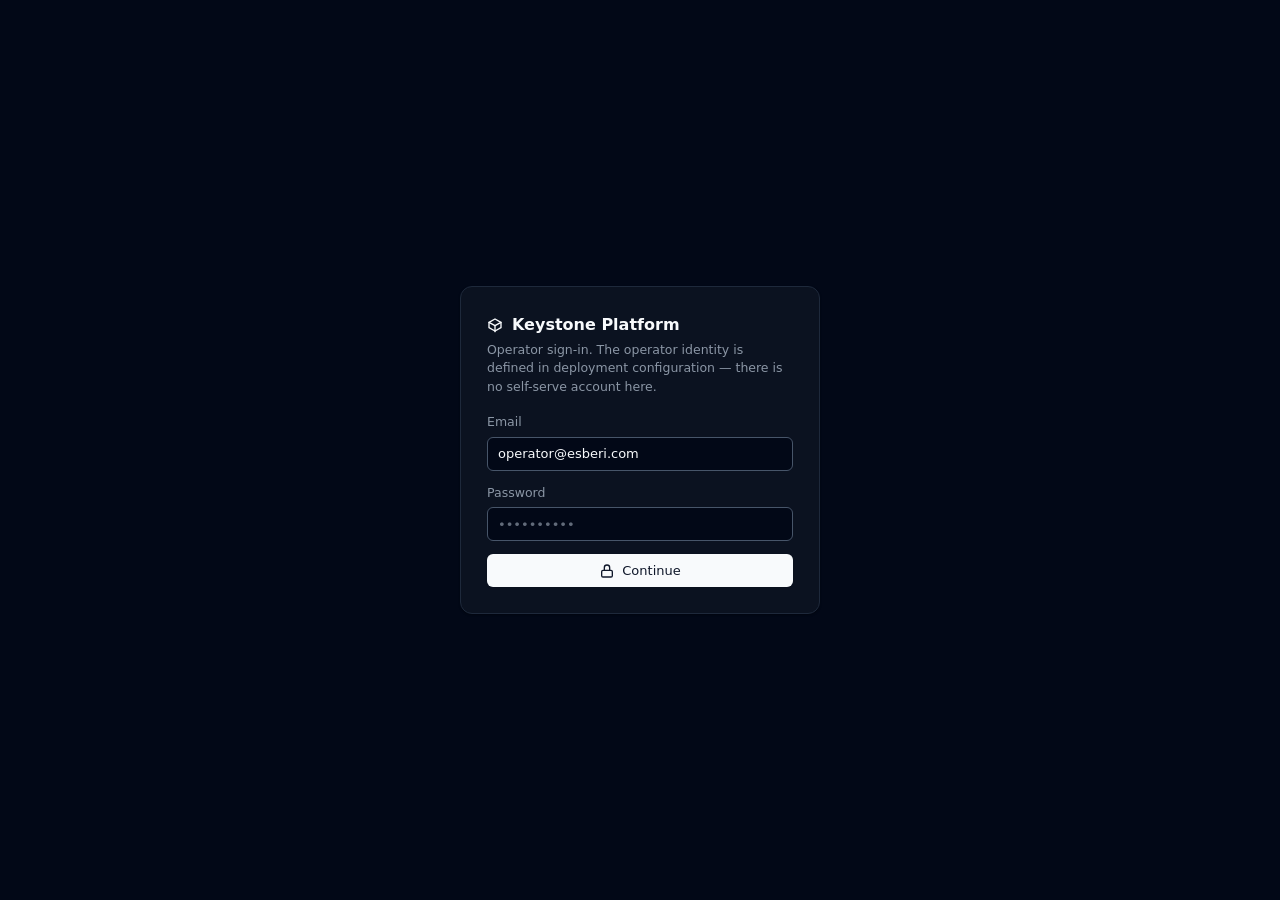
<file: docs/platform.html>
<!DOCTYPE html>
<html lang="en" class="dark">
<head>
<meta charset="utf-8">
<meta name="viewport" content="width=device-width, initial-scale=1">
<title>Keystone — Platform (System Admin)</title>
<style>
/* ============ shadcn New York token system (shared with all Keystone prototypes) ============ */
:root{
  --background:#ffffff; --foreground:#020817; --card:#ffffff;
  --primary:#0f172a; --primary-foreground:#f8fafc;
  --secondary:#f1f5f9; --secondary-foreground:#0f172a;
  --muted:#f1f5f9; --muted-foreground:#5b6472;
  --accent:#f1f5f9; --accent-foreground:#0f172a;
  --destructive:#dc2626; --destructive-foreground:#f8fafc;
  --border:#e2e8f0; --input:#7e889c; --ring:#0f172a;
  --success:#15803d; --warning:#b45309; --running:#2563eb;
  --radius:8px;
  --sans:ui-sans-serif,system-ui,"Segoe UI",Inter,Roboto,sans-serif;
  --mono:ui-monospace,"Cascadia Mono",Consolas,Menlo,monospace;
  --shadow-md:0 4px 12px -2px rgba(2,8,23,.12);
  --shadow-lg:0 12px 32px -8px rgba(2,8,23,.24);
}
.dark{
  --background:#020817; --foreground:#f8fafc; --card:#0b1220;
  --primary:#f8fafc; --primary-foreground:#0f172a;
  --secondary:#16202f; --secondary-foreground:#f8fafc;
  --muted:#111a29; --muted-foreground:#8b96a5;
  --accent:#1a2436; --accent-foreground:#f8fafc;
  --destructive:#f87171; --destructive-foreground:#0f172a;
  --border:#1e293b; --input:#475569; --ring:#94a3b8;
  --success:#4ade80; --warning:#fbbf24; --running:#60a5fa;
  --shadow-md:0 4px 12px -2px rgba(0,0,0,.5);
  --shadow-lg:0 12px 32px -8px rgba(0,0,0,.6);
}
*{box-sizing:border-box;margin:0;padding:0}
html,body{height:100%}
body{font-family:var(--sans);font-size:14px;line-height:1.5;background:var(--background);color:var(--foreground);-webkit-font-smoothing:antialiased}
button{font:inherit;color:inherit;background:none;border:none;cursor:pointer}
button:focus-visible,a:focus-visible,[tabindex]:focus-visible{outline:2px solid var(--ring);outline-offset:2px;border-radius:4px}
input,select{font:inherit;color:inherit}
::placeholder{color:var(--muted-foreground);opacity:.7}
svg.ic{width:16px;height:16px;flex:none;stroke:currentColor;fill:none;stroke-width:2;stroke-linecap:round;stroke-linejoin:round}
.mono{font-family:var(--mono);font-variant-numeric:tabular-nums}
kbd{font-family:var(--mono);font-size:11px;background:var(--muted);border:1px solid var(--border);border-radius:4px;padding:1px 5px;color:var(--muted-foreground)}
.ctxnote{font-size:12px;color:var(--muted-foreground)}

/* ============ shells ============ */
#app{display:flex;height:100vh;overflow:hidden;flex-direction:column}
.frame{display:flex;flex:1;min-height:0}
/* shadcn: Sidebar (operator variant — no project shell) */
.sidebar{width:240px;flex:none;display:flex;flex-direction:column;background:var(--card);border-right:1px solid var(--border)}
.sb-brand{padding:16px 14px;border-bottom:1px solid var(--border)}
.sb-brand b{font-size:14px;letter-spacing:.02em;display:flex;gap:8px;align-items:center}
.sb-brand span{display:block;font-size:11px;color:var(--muted-foreground);letter-spacing:.1em;text-transform:uppercase;margin-top:2px;margin-left:24px}
.sb-nav{flex:1;padding:10px 8px}
.nav-item{display:flex;align-items:center;gap:10px;width:100%;padding:8px 10px;border-radius:6px;color:var(--muted-foreground);font-size:13px;font-weight:500}
.nav-item:hover{background:var(--accent);color:var(--foreground)}
.nav-item.on{background:var(--secondary);color:var(--foreground)}
.sb-foot{border-top:1px solid var(--border);padding:10px}
.acct{display:flex;align-items:center;gap:10px;width:100%;padding:6px;border-radius:var(--radius)}
.acct:hover{background:var(--accent)}
.avatar{width:28px;height:28px;flex:none;border-radius:999px;background:var(--secondary);border:1px solid var(--border);display:grid;place-items:center;font-size:11px;font-weight:700}
.acct-info{flex:1;text-align:left;min-width:0}
.acct-info b{display:block;font-size:13px;line-height:1.2}
.acct-info span{font-size:11px;color:var(--muted-foreground)}
.main{flex:1;display:flex;flex-direction:column;min-width:0}
.header{flex:none;display:flex;align-items:center;gap:12px;height:56px;padding:0 20px;border-bottom:1px solid var(--border);background:var(--card)}
.crumb{display:flex;align-items:center;gap:6px;font-size:13.5px}
.crumb a{color:var(--muted-foreground);cursor:pointer}
.crumb a:hover{color:var(--foreground)}
.crumb .sep{color:var(--muted-foreground);opacity:.5}
.crumb .cur{font-weight:600}
.hdr-actions{margin-left:auto;display:flex;align-items:center;gap:8px}
.content{flex:1;overflow:auto}

/* operator cross-tenant banner */
.opbanner{flex:none;display:flex;align-items:center;gap:10px;padding:9px 20px;background:color-mix(in srgb,var(--warning) 16%,var(--background));border-bottom:1px solid color-mix(in srgb,var(--warning) 45%,transparent);color:var(--warning);font-size:13px;font-weight:600}
.opbanner .btn{margin-left:auto}

/* ============ Buttons (shadcn: Button) ============ */
.btn{display:inline-flex;align-items:center;justify-content:center;gap:7px;height:33px;padding:0 13px;border-radius:6px;font-size:13px;font-weight:500;border:1px solid transparent;white-space:nowrap}
.btn.primary{background:var(--primary);color:var(--primary-foreground)}
.btn.primary:hover{opacity:.9}
.btn.outline{border-color:var(--input);background:transparent}
.btn.outline:hover{background:var(--accent)}
.btn.ghost:hover{background:var(--accent)}
.btn.destructive{background:var(--destructive);color:var(--destructive-foreground)}
.btn.destructive:disabled,.btn.primary:disabled{opacity:.45;cursor:not-allowed}
.btn.warn{border:1px solid color-mix(in srgb,var(--warning) 55%,transparent);color:var(--warning)}
.btn.sm{height:27px;padding:0 9px;font-size:12px}
.iconbtn{display:grid;place-items:center;width:30px;height:30px;border-radius:6px;color:var(--muted-foreground)}
.iconbtn:hover{background:var(--accent);color:var(--foreground)}

/* ============ Badges (shadcn: Badge) ============ */
/* v2 — shadcn New York fidelity: badges are rounded-md, not pills */
.badge{display:inline-flex;align-items:center;gap:5px;height:20px;padding:0 8px;border-radius:6px;font-size:11px;font-weight:600;border:1px solid;background:transparent;white-space:nowrap}
.badge i{width:6px;height:6px;border-radius:99px;background:currentColor}
.badge.active{color:var(--success);border-color:color-mix(in srgb,var(--success) 45%,transparent)}
.badge.pending_setup{color:var(--warning);border-color:color-mix(in srgb,var(--warning) 45%,transparent)}
.badge.suspended{color:var(--muted-foreground);border-color:var(--border)}
.badge.pending_delete{color:var(--destructive);border-color:color-mix(in srgb,var(--destructive) 45%,transparent)}
.badge.neutral{color:var(--muted-foreground);border-color:var(--border)}
.badge.op{color:var(--warning);border-color:color-mix(in srgb,var(--warning) 45%,transparent)}
.flag{display:inline-flex;align-items:center;gap:5px;font-size:11px;color:var(--warning);font-weight:600}

/* ============ Table (shadcn: Table) ============ */
.wrap{padding:20px 24px;max-width:1160px}
.table{width:100%;border:1px solid var(--border);border-radius:var(--radius);overflow:hidden;background:var(--card)}
.thead{display:flex;align-items:center;background:var(--muted);border-bottom:1px solid var(--border)}
.th{font-family:var(--mono);font-size:10px;letter-spacing:.08em;text-transform:uppercase;color:var(--muted-foreground);padding:9px 12px;font-weight:600}
.trow{display:flex;align-items:center;border-bottom:1px solid var(--border);cursor:pointer}
.trow:hover{background:var(--accent)}
.trow:last-child{border-bottom:none}
.td{padding:11px 12px;font-size:13px;min-width:0;display:flex;align-items:center;gap:7px}
.empty{display:flex;flex-direction:column;align-items:center;gap:12px;padding:64px 20px;color:var(--muted-foreground);text-align:center}
.empty svg.ic{width:32px;height:32px;opacity:.5}
/* shadcn: Card */
.card{background:var(--card);border:1px solid var(--border);border-radius:var(--radius);padding:16px;margin-bottom:14px}
.card h4{font-size:11px;letter-spacing:.07em;text-transform:uppercase;color:var(--muted-foreground);margin-bottom:10px;font-weight:600}
.krow{display:flex;gap:10px;padding:5px 0;font-size:13px}
.krow b{width:150px;flex:none;color:var(--muted-foreground);font-weight:500;font-size:12px}
.notecard{border:1px dashed var(--input);border-radius:var(--radius);padding:12px 14px;font-size:12.5px;color:var(--muted-foreground);display:flex;gap:9px;margin-bottom:14px}
.dcard{border:1px solid var(--border);border-radius:var(--radius);background:var(--card);padding:16px;display:flex;align-items:center;gap:14px;margin-bottom:12px}
.dcard.red{border-color:color-mix(in srgb,var(--destructive) 55%,transparent)}
.dcard .info{flex:1}
.dcard b{font-size:13.5px}
.dcard p{font-size:12.5px;color:var(--muted-foreground)}
.statgrid{display:grid;grid-template-columns:repeat(4,1fr);gap:12px;margin-bottom:16px}
.stat{background:var(--card);border:1px solid var(--border);border-radius:var(--radius);padding:13px 15px}
.stat .k{font-size:10.5px;letter-spacing:.07em;text-transform:uppercase;color:var(--muted-foreground)}
.stat .v{font-family:var(--mono);font-size:20px;font-weight:600;margin-top:3px}

/* ============ Forms / inputs (shadcn: Input, Select) ============ */
.inp{width:100%;height:34px;padding:0 10px;border-radius:6px;border:1px solid var(--input);background:var(--background);font-size:13px}
.inp:focus{outline:2px solid var(--ring);outline-offset:-1px}
.field{margin-bottom:13px}
.field label{display:block;font-size:12.5px;font-weight:500;margin-bottom:5px;color:var(--muted-foreground)}
select.inp{appearance:auto}
.regionchip{display:inline-flex;align-items:center;gap:6px;border:1px solid var(--input);border-radius:6px;padding:3px 11px;font-size:12px;cursor:pointer;margin:0 6px 6px 0}
.regionchip.on{background:var(--secondary);border-color:var(--ring);font-weight:600}

/* ============ Filter bar / audit ============ */
.fbar{display:flex;gap:8px;margin-bottom:14px;flex-wrap:wrap;align-items:center}
.arow{display:flex;align-items:center;border-bottom:1px solid var(--border);cursor:pointer;font-size:12.5px}
.arow:hover{background:var(--accent)}
.arow:last-child{border-bottom:none}
.arow.ophl{background:color-mix(in srgb,var(--warning) 6%,transparent)}
.arow.ophl:hover{background:color-mix(in srgb,var(--warning) 11%,transparent)}
.acell{padding:9px 12px;min-width:0;display:flex;gap:7px;align-items:center}
.actn{font-family:var(--mono);font-size:11.5px}

/* ============ Menus / dialogs / cmdk / toasts ============ */
.menu{position:fixed;z-index:300;min-width:210px;background:var(--card);border:1px solid var(--border);border-radius:var(--radius);box-shadow:var(--shadow-lg);padding:5px;font-size:13px}
.menu .mi{display:flex;align-items:center;gap:9px;width:100%;padding:7px 9px;border-radius:5px;text-align:left}
.menu .mi:hover{background:var(--accent)}
.menu .mi.danger{color:var(--destructive)}
.menu .mi:disabled{opacity:.45;cursor:not-allowed}
.menu .msep{height:1px;background:var(--border);margin:5px 4px}
.menu .mnote{font-size:10.5px;color:var(--muted-foreground);padding:0 9px 5px 34px}
.scrim{position:fixed;inset:0;z-index:400;background:rgba(2,8,23,.6);display:flex;align-items:flex-start;justify-content:center;padding-top:10vh}
.dialog{width:470px;max-width:92vw;max-height:82vh;overflow:auto;background:var(--card);border:1px solid var(--border);border-radius:12px;box-shadow:var(--shadow-lg);padding:22px}
.dialog h3{font-size:16px;margin-bottom:4px}
.dialog .sub{font-size:13px;color:var(--muted-foreground);margin-bottom:16px}
.dlg-foot{display:flex;justify-content:flex-end;gap:8px;margin-top:20px}
.cmdk{width:560px;max-width:92vw;background:var(--card);border:1px solid var(--border);border-radius:12px;box-shadow:var(--shadow-lg);overflow:hidden}
.cmdk .cin{display:flex;align-items:center;gap:10px;padding:13px 15px;border-bottom:1px solid var(--border)}
.cmdk input{flex:1;background:none;border:none;outline:none;font-size:14px}
.cmdk .list{max-height:44vh;overflow-y:auto;padding:7px}
.cmdk .glabel{font-size:11px;color:var(--muted-foreground);padding:7px 10px 3px;font-weight:600}
.cmdk .crow{display:flex;align-items:center;gap:10px;padding:8px 10px;border-radius:6px;font-size:13px;cursor:pointer}
.cmdk .crow:hover,.cmdk .crow.sel{background:var(--accent)}
.cmdk .cfoot{display:flex;gap:14px;padding:9px 15px;border-top:1px solid var(--border);font-size:11px;color:var(--muted-foreground)}
#toasts{position:fixed;bottom:18px;right:18px;z-index:500;display:flex;flex-direction:column;gap:8px}
.toast{display:flex;align-items:center;gap:9px;background:var(--card);border:1px solid var(--border);border-radius:var(--radius);box-shadow:var(--shadow-md);padding:11px 14px;font-size:13px;animation:tin .18s ease-out;max-width:400px}
@keyframes tin{from{opacity:0;transform:translateY(8px)}to{opacity:1;transform:none}}

/* ============ login ============ */
.login{flex:1;display:grid;place-items:center}
.loginbox{width:360px;background:var(--card);border:1px solid var(--border);border-radius:12px;padding:26px;box-shadow:var(--shadow-lg)}
.loginbox h2{font-size:16px;display:flex;gap:9px;align-items:center;margin-bottom:4px}
.loginbox .sub{font-size:12.5px;color:var(--muted-foreground);margin-bottom:16px}
/* shadcn: Tabs for entered-org nav */
.tabs{display:inline-flex;background:var(--muted);border-radius:var(--radius);padding:3px;gap:2px}
.tab{height:28px;padding:0 13px;border-radius:6px;font-size:13px;font-weight:500;color:var(--muted-foreground)}
.tab.on{background:var(--background);color:var(--foreground);box-shadow:0 1px 2px rgba(0,0,0,.18)}
.member{display:flex;align-items:center;gap:12px;padding:10px 14px;border-bottom:1px solid var(--border)}
.member:last-child{border-bottom:none}
/* ============ design polish: elevation + motion ============ */
:root{--ease:cubic-bezier(.16,.84,.44,1);--dur:.17s;
 --elev-1:0 1px 2px rgba(15,23,42,.05),0 1px 1px rgba(15,23,42,.04);
 --shadow-md:0 2px 6px rgba(15,23,42,.08),0 10px 24px -8px rgba(15,23,42,.18);
 --shadow-lg:0 8px 18px rgba(15,23,42,.12),0 28px 56px -16px rgba(15,23,42,.32)}
.dark{--elev-1:0 1px 2px rgba(0,0,0,.35);
 --shadow-md:0 2px 8px rgba(0,0,0,.46),0 14px 30px -8px rgba(0,0,0,.62);
 --shadow-lg:0 10px 22px rgba(0,0,0,.55),0 36px 68px -18px rgba(0,0,0,.74)}
@keyframes ov-fade{from{opacity:0}to{opacity:1}}
@keyframes ov-dlg{from{opacity:0;transform:translateY(10px) scale(.985)}to{opacity:1;transform:none}}
@keyframes ov-menu{from{opacity:0;transform:translateY(-5px) scale(.98)}to{opacity:1;transform:none}}
@keyframes banner{from{opacity:0;transform:translateY(-100%)}to{opacity:1;transform:none}}
@keyframes rowflash{0%{background:color-mix(in srgb,var(--warning) 22%,transparent)}100%{background:transparent}}
.btn,.iconbtn{transition:background var(--dur),color var(--dur),border-color var(--dur),box-shadow var(--dur),transform .07s}
.btn:active,.iconbtn:active{transform:translateY(1px)}
.btn.primary{box-shadow:0 1px 2px rgba(2,8,23,.22)}
.trow,.arow,.nav-item,.mi,.crow,.tab,.member,.regionchip{transition:background var(--dur),color var(--dur),border-color var(--dur)}
.trow:hover{box-shadow:inset 2px 0 0 var(--muted-foreground)}
.card,.dcard,.stat,.notecard,.loginbox{box-shadow:var(--elev-1)}
.scrim{animation:ov-fade .16s ease-out}
.dialog{animation:ov-dlg .2s var(--ease)}
.cmdk{animation:ov-dlg .18s var(--ease)}
.menu{animation:ov-menu .14s var(--ease);transform-origin:bottom}
.opbanner{animation:banner .3s var(--ease)}
.arow.flash{animation:rowflash 1.2s ease-out}
::selection{background:color-mix(in srgb,var(--ring) 32%,transparent)}
::-webkit-scrollbar{width:11px;height:11px}
::-webkit-scrollbar-thumb{background:var(--input);border-radius:7px;border:3px solid var(--background);background-clip:padding-box}
::-webkit-scrollbar-thumb:hover{background:var(--muted-foreground)}
::-webkit-scrollbar-track{background:transparent}
@keyframes shimmer{0%{background-position:200% 0}100%{background-position:-200% 0}}
.sk{background:linear-gradient(90deg,var(--muted) 25%,var(--accent) 40%,var(--muted) 60%);background-size:200% 100%;animation:shimmer 1.3s ease-in-out infinite;border-radius:6px;height:12px;display:inline-block}
.sk-row{display:flex;align-items:center;gap:14px;padding:13px 12px}
@media (prefers-reduced-motion:reduce){*{animation:none!important;transition:none!important}}
/* ============ responsive ============ */
.hamburger{display:none}
.sb-scrim{display:none}
@media(max-width:900px){
 .hamburger{display:grid;place-items:center;width:36px;height:36px;border-radius:6px;color:var(--muted-foreground);flex:none;border:none;background:none}
 .hamburger:hover{background:var(--accent)}
 .sidebar{position:fixed;left:0;top:0;bottom:0;z-index:350;transform:translateX(-100%);transition:transform .2s var(--ease);box-shadow:var(--shadow-lg)}
 .sidebar.open{transform:none}
 .sb-scrim.show{display:block;position:fixed;inset:0;z-index:340;background:rgba(2,8,23,.5)}
 .statgrid{grid-template-columns:repeat(2,1fr)}
 .wrap{padding:16px 14px}
 .opbanner{font-size:12px;padding:8px 14px}
 .table{min-width:720px}
}
@media(max-width:560px){.statgrid{grid-template-columns:1fr}}
@media (prefers-reduced-motion:reduce){*{animation:none!important;transition:none!important}}
</style>
</head>
<body>
<div id="app"></div>
<div id="overlays"></div>
<div id="toasts"></div>
<script>
'use strict';
/* ============ icons ============ */
const ICONS={
search:'<circle cx="11" cy="11" r="7"/><line x1="21" y1="21" x2="16.5" y2="16.5"/>',
menu:'<line x1="3" y1="6" x2="21" y2="6"/><line x1="3" y1="12" x2="21" y2="12"/><line x1="3" y1="18" x2="21" y2="18"/>',
plus:'<line x1="12" y1="5" x2="12" y2="19"/><line x1="5" y1="12" x2="19" y2="12"/>',
chevD:'<polyline points="6 9 12 15 18 9"/>',
check:'<polyline points="4 12 10 18 20 6"/>',
x:'<line x1="6" y1="6" x2="18" y2="18"/><line x1="18" y1="6" x2="6" y2="18"/>',
more:'<circle cx="5" cy="12" r="1.6" fill="currentColor" stroke="none"/><circle cx="12" cy="12" r="1.6" fill="currentColor" stroke="none"/><circle cx="19" cy="12" r="1.6" fill="currentColor" stroke="none"/>',
box:'<path d="M21 8l-9-5-9 5v8l9 5 9-5z"/><polyline points="3 8 12 13 21 8"/><line x1="12" y1="13" x2="12" y2="22"/>',
building:'<rect x="4" y="3" width="16" height="18" rx="1"/><path d="M9 21v-4h6v4"/><path d="M8 7h2M14 7h2M8 11h2M14 11h2M8 15h2M14 15h2"/>',
users:'<circle cx="9" cy="8" r="3.5"/><path d="M2 20c0-3.5 3-6 7-6s7 2.5 7 6"/><circle cx="17.5" cy="9" r="2.5"/><path d="M22 19c0-2.5-2-4.5-4.5-4.7"/>',
sliders:'<line x1="4" y1="6" x2="20" y2="6"/><circle cx="9" cy="6" r="2"/><line x1="4" y1="12" x2="20" y2="12"/><circle cx="15" cy="12" r="2"/><line x1="4" y1="18" x2="20" y2="18"/><circle cx="7" cy="18" r="2"/>',
file:'<path d="M14 2H6a2 2 0 0 0-2 2v16a2 2 0 0 0 2 2h12a2 2 0 0 0 2-2V8z"/><polyline points="14 2 14 8 20 8"/><line x1="8" y1="13" x2="16" y2="13"/><line x1="8" y1="17" x2="13" y2="17"/>',
shieldCheck:'<path d="M12 22s8-3 8-10V5l-8-3-8 3v7c0 7 8 10 8 10z"/><polyline points="9 11.5 11.5 14 15.5 9"/>',
alertT:'<path d="M10.3 3.8L1.8 18a2 2 0 0 0 1.7 3h17a2 2 0 0 0 1.7-3L13.7 3.8a2 2 0 0 0-3.4 0z"/><line x1="12" y1="9" x2="12" y2="13"/><circle cx="12" cy="16.6" r=".6" fill="currentColor" stroke="none"/>',
key:'<circle cx="7.5" cy="15.5" r="4.5"/><path d="M11 12L21 2"/><path d="M17 6l3 3"/>',
eye:'<path d="M2 12s4-7 10-7 10 7 10 7-4 7-10 7-10-7-10-7z"/><circle cx="12" cy="12" r="3"/>',
external:'<path d="M18 13v6a2 2 0 0 1-2 2H5a2 2 0 0 1-2-2V8a2 2 0 0 1 2-2h6"/><polyline points="15 3 21 3 21 9"/><line x1="10" y1="14" x2="21" y2="3"/>',
download:'<path d="M12 4v12"/><polyline points="6 10 12 16 18 10"/><path d="M4 20h16"/>',
mail:'<rect x="2" y="4" width="20" height="16" rx="2"/><polyline points="2 7 12 13 22 7"/>',
clock:'<circle cx="12" cy="12" r="9"/><polyline points="12 7 12 12 15 14"/>',
trash:'<path d="M4 7h16"/><path d="M9 7V5a1 1 0 0 1 1-1h4a1 1 0 0 1 1 1v2"/><path d="M6 7l1 13h10l1-13"/>',
pause:'<line x1="9" y1="5" x2="9" y2="19"/><line x1="15" y1="5" x2="15" y2="19"/>',
play:'<polygon points="7 4 20 12 7 20 7 4"/>',
undo:'<path d="M3 7v6h6"/><path d="M3 13a9 9 0 1 0 3-7.7"/>',
sun:'<circle cx="12" cy="12" r="4"/><path d="M12 2v2M12 20v2M2 12h2M20 12h2M4.9 4.9l1.4 1.4M17.7 17.7l1.4 1.4M19.1 4.9l-1.4 1.4M6.3 17.7l-1.4 1.4"/>',
moon:'<path d="M21 12.8A9 9 0 1 1 11.2 3a7 7 0 0 0 9.8 9.8z"/>',
lock:'<rect x="4" y="11" width="16" height="10" rx="2"/><path d="M8 11V7a4 4 0 0 1 8 0v4"/>',
globe:'<circle cx="12" cy="12" r="9"/><path d="M3 12h18"/><path d="M12 3a14 14 0 0 1 0 18a14 14 0 0 1 0-18"/>',
userPlus:'<circle cx="9" cy="8" r="3.5"/><path d="M2 20c0-3.5 3-6 7-6s7 2.5 7 6"/><line x1="19" y1="8" x2="19" y2="14"/><line x1="16" y1="11" x2="22" y2="11"/>'};
function icon(n,s){return '<svg class="ic" viewBox="0 0 24 24"'+(s?' style="'+s+'"':'')+'>'+(ICONS[n]||ICONS.box)+'</svg>'}
const esc=s=>String(s).replace(/&/g,'&amp;').replace(/</g,'&lt;').replace(/>/g,'&gt;').replace(/"/g,'&quot;');
function toast(m,ic){const t=document.createElement('div');t.className='toast';t.innerHTML=icon(ic||'check')+esc(m);document.getElementById('toasts').appendChild(t);setTimeout(()=>t.remove(),3400)}

/* ============ data ============ */
let ORGS=[
 {id:'acme',name:'acme',domain:'acme.com',status:'active',members:42,projects:7,created:'Jan 12, 2026',activity:'2m ago',admin:'zaki@acme.com'},
 {id:'northwind',name:'northwind',domain:'northwind.com',status:'active',members:3,projects:3,created:'Mar 3, 2026',activity:'3d ago',admin:'(none — last admin left)',noAdmin:true},
 {id:'initech',name:'initech',domain:'initech.io',status:'pending_setup',members:0,projects:0,created:'Jul 1, 2026',activity:'—',admin:'priya@initech.io'},
 {id:'globex',name:'globex',domain:'globex.co',status:'suspended',members:17,projects:5,created:'Sep 20, 2025',activity:'3w ago',admin:'kim@globex.co',note:'Suspended Jun 12 — non-payment hold'},
 {id:'umbrella',name:'umbrella',domain:'umbrella.health',status:'pending_delete',members:11,projects:4,created:'Jun 2, 2025',activity:'6w ago',admin:'ada@umbrella.health',restoreBy:'Jul 28, 2026'},
 {id:'stark-labs',name:'stark-labs',domain:'stark.dev',status:'active',members:23,projects:9,created:'Nov 2, 2025',activity:'1h ago',admin:'pepper@stark.dev'},
 {id:'wayne-corp',name:'wayne-corp',domain:'wayne.co',status:'active',members:15,projects:4,created:'Feb 8, 2026',activity:'yesterday',admin:'lucius@wayne.co'},
 {id:'hooli',name:'hooli',domain:'hooli.xyz',status:'active',members:51,projects:12,created:'Aug 15, 2025',activity:'4h ago',admin:'jared@hooli.xyz'}];
const NW_MEMBERS=[{n:'Ben Okafor',e:'ben@northwind.com',role:'member'},{n:'Rosa Ibarra',e:'rosa@northwind.com',role:'member'},{n:'Tomas Lind',e:'tomas@northwind.com',role:'member'}];
const NW_PROJECTS=[{n:'logistics-copilot',owner:'Ben Okafor',members:3},{n:'invoice-triage',owner:'Rosa Ibarra',members:2},{n:'fleet-alerts',owner:'Ben Okafor',members:3}];
let AUDIT=[
 {t:'Jul 2, 14:12',actor:'operator',action:'operator.left_org',target:'northwind',scope:'platform',detail:'Governance session ended · duration 6m'},
 {t:'Jul 2, 14:08',actor:'operator',action:'member.promoted',target:'northwind / ben@northwind.com',scope:'org (as admin)',detail:'role: member → org_admin'},
 {t:'Jul 2, 14:06',actor:'operator',action:'operator.entered_org',target:'northwind',scope:'platform',detail:'Re-authenticated · reason: restore lost admin'},
 {t:'Jul 1, 09:30',actor:'operator',action:'org.created',target:'initech',scope:'platform',detail:'domain: initech.io'},
 {t:'Jul 1, 09:30',actor:'operator',action:'admin.seeded',target:'initech / priya@initech.io',scope:'platform',detail:'first-admin invite sent'},
 {t:'Jun 28, 16:44',actor:'operator',action:'org.deleted',target:'umbrella',scope:'platform',detail:'soft delete · recoverable until Jul 28, 2026'},
 {t:'Jun 28, 16:40',actor:'operator',action:'org.suspended',target:'umbrella',scope:'platform',detail:'members: sign-in blocked · endpoints paused'},
 {t:'Jun 12, 11:02',actor:'operator',action:'org.suspended',target:'globex',scope:'platform',detail:'reason: non-payment hold'},
 {t:'Jun 4, 10:15',actor:'operator',action:'settings.updated',target:'platform',scope:'platform',detail:'available_regions: +eu-central'},
 {t:'May 30, 08:21',actor:'priya@northwind.com',action:'admin.first_login',target:'northwind',scope:'org',detail:'org: pending_setup → active'},
 {t:'May 29, 17:50',actor:'operator',action:'org.created',target:'northwind',scope:'platform',detail:'domain: northwind.com'},
 {t:'May 29, 17:50',actor:'operator',action:'admin.seeded',target:'northwind / priya@northwind.com',scope:'platform',detail:'first-admin invite sent'}];
const PLATFORM={name:'Keystone (esberi production)',regions:['us-east','eu-central'],allRegions:['us-east','us-west','eu-central','ap-south'],operator:'operator@esberi.com'};
function appendAudit(action,target,detail,scope){AUDIT.unshift({t:'just now',actor:'operator',action,target,detail,scope:scope||'platform'});S.flashAudit=true}
const byId=id=>ORGS.find(o=>o.id===id);

/* ============ state & routes ============ */
const S={auth:false,mfa:false,entered:null,etab:'overview',q:'',opOnly:false,aq:'',act:'all',ksel:0};
const SEEN={};
function route(){const h=location.hash||'#/login';
 let m=h.match(/^#\/org\/([\w-]+)/);if(m)return{scr:'orgdetail',id:m[1]};
 m=h.match(/^#\/entered\/([\w-]+)\/(overview|members|projects)/);if(m)return{scr:'entered',id:m[1],tab:m[2]};
 if(h.startsWith('#/settings'))return{scr:'settings'};
 if(h.startsWith('#/audit'))return{scr:'audit'};
 if(h.startsWith('#/orgs'))return{scr:'orgs'};
 return{scr:'login'}}
function go(h){location.hash=h}
window.addEventListener('hashchange',render);

/* ============ shell ============ */
function sidebar(r){
 if(S.entered){const o=byId(S.entered);
  return '<aside class="sidebar"><div class="sb-brand"><b>'+icon('building')+esc(o.name)+'</b><span>Organization admin</span></div>'+
  '<nav class="sb-nav">'+[['overview','Overview','box'],['members','Members','users'],['projects','Projects','file']].map(t=>'<button class="nav-item'+(r.tab===t[0]?' on':'')+'" onclick="go(\'#/entered/'+o.id+'/'+t[0]+'\')">'+icon(t[2])+t[1]+'</button>').join('')+
  '<div style="margin-top:14px;padding:0 8px"><p class="ctxnote">You are here via an audited assume-role. Governance only — no prompts, flows, or secrets.</p></div></nav>'+
  '<div class="sb-foot"><button class="btn warn" style="width:100%" onclick="leaveOrg()">'+icon('undo')+'Leave '+esc(o.name)+'</button></div></aside>'}
 const items=[['orgs','Organizations','building'],['settings','Platform Settings','sliders'],['audit','Platform Audit','file']];
 return '<aside class="sidebar"><div class="sb-brand"><b>'+icon('box')+'KEYSTONE</b><span>Platform</span></div>'+
 '<nav class="sb-nav">'+items.map(t=>'<button class="nav-item'+(r.scr===t[0]||(r.scr==='orgdetail'&&t[0]==='orgs')?' on':'')+'" onclick="go(\'#/'+t[0]+'\')">'+icon(t[2])+t[1]+'</button>').join('')+'</nav>'+
 '<div class="sb-foot"><button class="acct" onclick="opMenu(event)"><span class="avatar">OP</span><span class="acct-info"><b>Operator</b><span>'+PLATFORM.operator+'</span></span>'+icon('chevD')+'</button></div></aside>'}
function opMenu(e){e.stopPropagation();closeMenus();const m=document.createElement('div');m.className='menu';
 m.innerHTML='<div class="mnote" style="padding:6px 9px">Identity is defined in deployment configuration — read-only here.</div><button class="mi" onclick="closeMenus();document.documentElement.classList.toggle(\'dark\');render()">'+icon(document.documentElement.classList.contains('dark')?'sun':'moon')+'Toggle light / dark</button><div class="msep"></div><button class="mi" onclick="closeMenus();S.auth=false;S.entered=null;go(\'#/login\');toast(\'Signed out — session ended\',\'lock\')">'+icon('x')+'Sign out</button>';
 document.body.appendChild(m);const r=e.currentTarget.getBoundingClientRect();m.style.left=r.left+'px';m.style.top=(r.top-100)+'px'}
function closeMenus(){document.querySelectorAll('.menu').forEach(m=>m.remove())}
document.addEventListener('click',()=>closeMenus());
function banner(){if(!S.entered)return '';const o=byId(S.entered);
 return '<div class="opbanner">'+icon('alertT')+'Acting as administrator in '+esc(o.name)+' — governance session, audited. Every action is written to Platform Audit.<button class="btn sm outline" onclick="leaveOrg()">Leave org</button></div>'}

/* ============ login ============ */
function loginScreen(){
 if(!S.mfa)return '<div class="login"><div class="loginbox"><h2>'+icon('box')+'Keystone Platform</h2><p class="sub">Operator sign-in. The operator identity is defined in deployment configuration — there is no self-serve account here.</p>'+
 '<div class="field"><label>Email</label><input class="inp" id="l-e" value="operator@esberi.com"></div><div class="field"><label>Password</label><input class="inp" type="password" id="l-p" placeholder="••••••••••"></div>'+
 '<button class="btn primary" style="width:100%" onclick="S.mfa=true;render()">'+icon('lock')+'Continue</button></div></div>';
 return '<div class="login"><div class="loginbox"><h2>'+icon('shieldCheck')+'Multi-factor check</h2><p class="sub">Enter the 6-digit code from your authenticator. Destructive and cross-tenant actions will re-prompt even mid-session.</p>'+
 '<div class="field"><label>Code</label><input class="inp mono" id="l-m" placeholder="000 000" style="letter-spacing:.2em;text-align:center"></div>'+
 '<button class="btn primary" style="width:100%" onclick="S.auth=true;go(\'#/orgs\');toast(\'Signed in as platform operator\',\'shieldCheck\')">'+icon('check')+'Verify &amp; sign in</button></div></div>'}

/* ============ organizations ============ */
const STLABEL={active:'active',pending_setup:'pending setup',suspended:'suspended',pending_delete:'pending delete'};
function orgsScreen(){
 if(!SEEN.orgs&&!S.q){SEEN.orgs=1;setTimeout(render,460);return '<div class="wrap"><div class="statgrid">'+Array.from({length:4}).map(()=>'<div class="stat"><span class="sk" style="width:60%;height:10px"></span><br><span class="sk" style="width:36px;height:20px;margin-top:8px"></span></div>').join('')+'</div><div class="table">'+Array.from({length:6}).map(()=>'<div class="sk-row" style="border-bottom:1px solid var(--border);justify-content:space-between"><span class="sk" style="width:120px;height:14px"></span><span class="sk" style="width:120px"></span><span class="sk" style="width:50px"></span><span class="sk" style="width:50px"></span><span class="sk" style="width:90px"></span><span class="sk" style="width:80px"></span></div>').join('')+'</div></div>'}
 const list=ORGS.filter(o=>!S.q||o.name.includes(S.q.toLowerCase())||o.domain.includes(S.q.toLowerCase()));
 const W={n:'flex:1.1;min-width:150px',d:'width:150px',m:'width:86px',p:'width:82px',s:'width:130px',c:'width:110px',a:'width:100px',x:'width:44px'};
 let rows;
 if(!ORGS.length)rows='<div class="empty">'+icon('building')+'<div><b>Create your first organization</b><br><span style="font-size:12.5px">Every deployment begins here: create the org, seed its first admin, hand it over.</span></div><button class="btn primary" onclick="createDlg()">'+icon('plus')+'Create org</button></div>';
 else if(!list.length)rows='<div class="empty">'+icon('search')+'<b>No orgs match "'+esc(S.q)+'"</b></div>';
 else rows=list.map(o=>'<div class="trow" onclick="go(\'#/org/'+o.id+'\')">'+
  '<div class="td" style="'+W.n+'"><b>'+esc(o.name)+'</b>'+(o.noAdmin?'<span class="flag">'+icon('alertT','width:12px;height:12px')+'no reachable admin</span>':'')+'</div>'+
  '<div class="td mono" style="'+W.d+';font-size:12px">'+esc(o.domain)+'</div>'+
  '<div class="td mono" style="'+W.m+'">'+o.members+'</div><div class="td mono" style="'+W.p+'">'+o.projects+'</div>'+
  '<div class="td" style="'+W.s+'"><span class="badge '+o.status+'"><i></i>'+STLABEL[o.status]+'</span></div>'+
  '<div class="td ctxnote" style="'+W.c+'">'+o.created+'</div><div class="td ctxnote" style="'+W.a+'">'+o.activity+'</div>'+
  '<div class="td" style="'+W.x+'"><button class="iconbtn" onclick="event.stopPropagation();orgMenu(event,\''+o.id+'\')">'+icon('more')+'</button></div></div>').join('');
 const stats='<div class="statgrid"><div class="stat"><div class="k">Organizations</div><div class="v">'+ORGS.length+'</div></div><div class="stat"><div class="k">Active</div><div class="v">'+ORGS.filter(o=>o.status==='active').length+'</div></div><div class="stat"><div class="k">Pending setup</div><div class="v">'+ORGS.filter(o=>o.status==='pending_setup').length+'</div></div><div class="stat"><div class="k">Suspended / deleting</div><div class="v">'+ORGS.filter(o=>o.status==='suspended'||o.status==='pending_delete').length+'</div></div></div>';
 return '<div class="wrap">'+stats+'<div class="table"><div class="thead"><div class="th" style="'+W.n+'">Name</div><div class="th" style="'+W.d+'">Email domain</div><div class="th" style="'+W.m+'">Members</div><div class="th" style="'+W.p+'">Projects</div><div class="th" style="'+W.s+'">Status</div><div class="th" style="'+W.c+'">Created</div><div class="th" style="'+W.a+'">Activity</div><div class="th" style="'+W.x+'"></div></div>'+rows+'</div>'+
 '<p class="ctxnote" style="margin-top:10px">Metadata only at this altitude — an org\'s prompts, flows, and secrets are tenant data and are never listed here.</p></div>'}
function orgMenu(e,id){const o=byId(id);const del=o.status==='suspended';
 openMenu(e,'<button class="mi" onclick="closeMenus();go(\'#/org/'+id+'\')">'+icon('eye')+'Open</button>'+
 '<button class="mi" onclick="closeMenus();enterDlg(\''+id+'\')">'+icon('shieldCheck')+'Enter org <span class="ctxnote" style="margin-left:auto">re-auth</span></button>'+
 (o.status==='pending_setup'?'<button class="mi" onclick="closeMenus();resend(\''+id+'\')">'+icon('mail')+'Resend first-admin invite</button>':'')+
 '<div class="msep"></div>'+
 (o.status==='suspended'?'<button class="mi" onclick="closeMenus();reactivateDlg(\''+id+'\')">'+icon('play')+'Reactivate</button>':o.status!=='pending_delete'?'<button class="mi" onclick="closeMenus();suspendDlg(\''+id+'\')">'+icon('pause')+'Suspend</button>':'')+
 (o.status==='pending_delete'?'<button class="mi" onclick="closeMenus();restoreDlg(\''+id+'\')">'+icon('undo')+'Restore</button>':'')+
 '<div class="msep"></div>'+
 '<button class="mi danger" '+(del?'onclick="closeMenus();deleteDlg(\''+id+'\')"':'disabled')+'>'+icon('trash')+'Delete org</button>'+(del?'':'<div class="mnote">suspend first — a live org can\'t be deleted</div>'))}
function resend(id){const o=byId(id);appendAudit('admin.invite_resent',o.name+' / '+o.admin,'first-admin invite resent');toast('Invite resent to '+o.admin,'mail');render()}

/* ============ org detail ============ */
function orgDetail(id){const o=byId(id);if(!o)return '<div class="wrap"><div class="empty"><b>Org not found</b></div></div>';
 let stateCard='';
 if(o.status==='pending_setup')stateCard='<div class="card" style="border-color:color-mix(in srgb,var(--warning) 45%,transparent)"><h4>Pending setup</h4><p style="font-size:13px">Waiting for <b class="mono">'+esc(o.admin)+'</b> to accept the invite and set a password. The org activates on their first login — it is never live without a reachable admin.</p><div class="dlg-foot" style="justify-content:flex-start"><button class="btn outline sm" onclick="resend(\''+id+'\')">'+icon('mail')+'Resend invite</button></div></div>';
 if(o.status==='pending_delete')stateCard='<div class="card" style="border-color:color-mix(in srgb,var(--destructive) 50%,transparent)"><h4 style="color:var(--destructive)">Pending delete</h4><p style="font-size:13px">Soft-deleted. Recoverable until <b>'+o.restoreBy+'</b>, then permanently purged.</p><div class="dlg-foot" style="justify-content:flex-start"><button class="btn outline sm" onclick="restoreDlg(\''+id+'\')">'+icon('undo')+'Restore</button></div></div>';
 if(o.status==='suspended')stateCard='<div class="card"><h4>Suspended</h4><p style="font-size:13px">'+esc(o.note||'Members can\'t sign in; endpoints paused; data retained.')+'</p></div>';
 if(o.noAdmin)stateCard+='<div class="card" style="border-color:color-mix(in srgb,var(--warning) 45%,transparent)"><h4 style="color:var(--warning)">No reachable admin</h4><p style="font-size:13px">The last org_admin left without promoting a backup. Enter the org (audited) and promote a member — that is the recovery path.</p></div>';
 return '<div class="wrap" style="max-width:760px">'+stateCard+
 '<div class="card"><h4>Organization</h4>'+[['Name',o.name],['Email domain',o.domain],['Status','<span class="badge '+o.status+'"><i></i>'+STLABEL[o.status]+'</span>'],['Members',o.members+' (rollup)'],['Projects',o.projects+' (rollup)'],['First admin',esc(o.admin)],['Created',o.created],['Last activity',o.activity]].map(r=>'<div class="krow"><b>'+r[0]+'</b><span>'+r[1]+'</span></div>').join('')+'</div>'+
 '<div class="notecard">'+icon('lock')+'Contents are tenant data — enter the org (audited) to govern it; contents are never shown here.</div>'+
 '<div class="dlg-foot" style="justify-content:flex-start"><button class="btn warn" onclick="enterDlg(\''+id+'\')">'+icon('shieldCheck')+'Enter org (audited)</button>'+
 (o.status==='suspended'?'<button class="btn outline" onclick="reactivateDlg(\''+id+'\')">'+icon('play')+'Reactivate</button><button class="btn destructive" onclick="deleteDlg(\''+id+'\')">'+icon('trash')+'Delete org</button>':o.status==='active'?'<button class="btn outline" onclick="suspendDlg(\''+id+'\')">'+icon('pause')+'Suspend</button>':'')+'</div></div>'}

/* ============ lifecycle dialogs ============ */
function openDialog(html){document.getElementById('overlays').innerHTML='<div class="scrim" onclick="if(event.target===this)closeDlg()"><div class="dialog" role="dialog">'+html+'</div></div>'}
function closeDlg(){document.getElementById('overlays').innerHTML=''}
function createDlg(){openDialog('<h3>Create organization</h3><p class="sub">Setting the domain and seeding the first admin are operator-only powers. The org starts in pending-setup until that admin\'s first login.</p>'+
 '<div class="field"><label>Organization name</label><input class="inp" id="c-n" placeholder="northwind"></div>'+
 '<div class="field"><label>Email domain</label><input class="inp" id="c-d" placeholder="northwind.com"></div>'+
 '<div class="field"><label>First admin email (seeded org_admin)</label><input class="inp" id="c-a" placeholder="priya@northwind.com"></div>'+
 '<div class="dlg-foot"><button class="btn outline" onclick="closeDlg()">Cancel</button><button class="btn primary" onclick="doCreate()">Create &amp; send invite</button></div>')}
function doCreate(){const n=(document.getElementById('c-n').value||'new-org').toLowerCase().replace(/\s+/g,'-');const d=document.getElementById('c-d').value||n+'.com';const a=document.getElementById('c-a').value||'admin@'+d;
 ORGS.unshift({id:n,name:n,domain:d,status:'pending_setup',members:0,projects:0,created:'just now',activity:'—',admin:a});
 appendAudit('org.created',n,'domain: '+d);appendAudit('admin.seeded',n+' / '+a,'first-admin invite sent');
 closeDlg();render();toast('Created '+n+' (pending setup) — invite sent to '+a,'mail')}
function suspendDlg(id){const o=byId(id);openDialog('<h3>Suspend '+esc(o.name)+'?</h3><p class="sub">Members can\'t sign in and running endpoints pause. Data is retained; you can reactivate anytime.</p><div class="dlg-foot"><button class="btn outline" onclick="closeDlg()">Cancel</button><button class="btn primary" onclick="doLifecycle(\''+id+'\',\'suspended\',\'org.suspended\',\'members: sign-in blocked · endpoints paused\')">Suspend</button></div>')}
function reactivateDlg(id){const o=byId(id);openDialog('<h3>Reactivate '+esc(o.name)+'?</h3><p class="sub">Members regain sign-in; endpoints resume.</p><div class="dlg-foot"><button class="btn outline" onclick="closeDlg()">Cancel</button><button class="btn primary" onclick="doLifecycle(\''+id+'\',\'active\',\'org.reactivated\',\'sign-in restored\')">Reactivate</button></div>')}
function restoreDlg(id){const o=byId(id);openDialog('<h3>Restore '+esc(o.name)+'?</h3><p class="sub">Returns the org to <b>suspended</b> (it was soft-deleted; recoverable until '+o.restoreBy+').</p><div class="dlg-foot"><button class="btn outline" onclick="closeDlg()">Cancel</button><button class="btn primary" onclick="doLifecycle(\''+id+'\',\'suspended\',\'org.restored\',\'recovered from pending-delete\')">Restore</button></div>')}
function doLifecycle(id,st,act,detail){const o=byId(id);o.status=st;if(st==='suspended'&&act==='org.restored')o.restoreBy=null;appendAudit(act,o.name,detail);closeDlg();render();toast(o.name+' → '+STLABEL[st],act==='org.suspended'?'pause':'check')}
function deleteDlg(id){const o=byId(id);if(o.status!=='suspended'){toast('A live org can\'t be deleted — suspend it first','alertT');return}
 openDialog('<h3 style="color:var(--destructive)">Delete '+esc(o.name)+'</h3><p class="sub">Step 1 of 2 — re-authenticate. Destructive actions re-prompt even mid-session.</p>'+
 '<div class="field"><label>Operator password</label><input class="inp" type="password" id="d-p" placeholder="••••••••••"></div>'+
 '<div class="dlg-foot"><button class="btn outline" onclick="closeDlg()">Cancel</button><button class="btn primary" onclick="deleteStep2(\''+id+'\')">Continue</button></div>')}
function deleteStep2(id){const o=byId(id);
 openDialog('<h3 style="color:var(--destructive)">Delete '+esc(o.name)+'</h3><p class="sub">Suspends into deletion: <b>'+esc(o.name)+'</b>, its <b>'+o.projects+' projects</b>, and all data enter a <b>30-day recovery window</b>, then are permanently purged. Recoverable until <b>Aug 2, 2026</b>.</p>'+
 '<div class="field"><label>Type <b class="mono">'+esc(o.name)+'</b> to confirm</label><input class="inp" id="d-n" autocomplete="off" oninput="document.getElementById(\'d-go\').disabled=this.value!==\''+esc(o.name)+'\'"></div>'+
 '<div class="dlg-foot"><button class="btn outline" onclick="closeDlg()">Cancel</button><button class="btn destructive" id="d-go" disabled onclick="doDelete(\''+id+'\')">Delete (soft, 30-day window)</button></div>')}
function doDelete(id){const o=byId(id);o.status='pending_delete';o.restoreBy='Aug 2, 2026';appendAudit('org.deleted',o.name,'soft delete · recoverable until Aug 2, 2026');closeDlg();go('#/orgs');toast(o.name+' → pending delete (recoverable 30 days)','trash')}

/* ============ enter org (assume-role) ============ */
function enterDlg(id){const o=byId(id);
 openDialog('<h3>Enter '+esc(o.name)+'</h3><p class="sub">Step 1 of 2 — re-authenticate. Cross-tenant access always re-prompts.</p>'+
 '<div class="field"><label>Operator password</label><input class="inp" type="password" placeholder="••••••••••"></div><div class="field"><label>MFA code</label><input class="inp mono" placeholder="000 000"></div>'+
 '<div class="dlg-foot"><button class="btn outline" onclick="closeDlg()">Cancel</button><button class="btn primary" onclick="enterStep2(\''+id+'\')">Continue</button></div>')}
function enterStep2(id){const o=byId(id);
 openDialog('<h3>'+icon('shieldCheck')+' You\'ll act as an administrator in '+esc(o.name)+'</h3><p class="sub">This session is audited. Governance only: members and projects — never prompts, flows, or raw secrets. The org\'s admins are notified.</p>'+
 '<div class="dlg-foot"><button class="btn outline" onclick="closeDlg()">Cancel</button><button class="btn warn" onclick="doEnter(\''+id+'\')">'+icon('shieldCheck')+'Enter (audited)</button></div>')}
function doEnter(id){S.entered=id;appendAudit('operator.entered_org',byId(id).name,'Re-authenticated · assume org_admin');closeDlg();go('#/entered/'+id+'/overview');toast('Entered '+byId(id).name+' — session is being audited','shieldCheck')}
function leaveOrg(){const o=byId(S.entered);appendAudit('operator.left_org',o.name,'Governance session ended');S.entered=null;go('#/orgs');toast('Left '+o.name+' — audit trail written','undo')}

/* ============ entered org (Organization Admin, governance only) ============ */
function enteredScreen(r){const o=byId(r.id);
 if(r.tab==='overview')return '<div class="wrap" style="max-width:720px">'+
  (o.noAdmin?'<div class="card" style="border-color:color-mix(in srgb,var(--warning) 45%,transparent)"><h4 style="color:var(--warning)">Recovery needed</h4><p style="font-size:13px">This org has no reachable admin. Promote a member to org_admin under Members, then leave.</p></div>':'')+
  '<div class="card"><h4>Organization</h4>'+[['Name',o.name],['Domain',o.domain],['Status','<span class="badge '+o.status+'"><i></i>'+STLABEL[o.status]+'</span>'],['Members',''+o.members],['Projects',''+o.projects]].map(x=>'<div class="krow"><b>'+x[0]+'</b><span>'+x[1]+'</span></div>').join('')+'</div>'+
  '<div class="notecard">'+icon('lock')+'No authoring: this surface governs members and projects only. Prompts, flows, and secrets stay invisible — secrets are write-once, mask-forever, operator included.</div></div>';
 if(r.tab==='members')return '<div class="wrap" style="max-width:760px"><div class="table">'+NW_MEMBERS.map((m,i)=>'<div class="member"><span class="avatar">'+m.n.split(' ').map(x=>x[0]).join('')+'</span><span style="flex:1"><b style="font-size:13px">'+esc(m.n)+'</b><br><span class="ctxnote">'+esc(m.e)+'</span></span>'+(m.role==='org_admin'?'<span class="badge active"><i></i>org_admin</span>':'<span class="badge neutral"><i></i>member</span><button class="btn sm outline" onclick="promote('+i+')">'+icon('shieldCheck')+'Promote to org_admin</button>')+'<button class="iconbtn" onclick="memMenu(event,'+i+')">'+icon('more')+'</button></div>').join('')+'</div>'+
  '<div class="dlg-foot" style="justify-content:flex-start"><button class="btn outline sm" onclick="inviteMember()">'+icon('userPlus')+'Invite member (domain-bound: @'+esc(o.domain)+')</button></div></div>';
 return '<div class="wrap" style="max-width:760px"><div class="table">'+NW_PROJECTS.map((p,i)=>'<div class="member">'+icon('file')+'<span style="flex:1"><b style="font-size:13px">'+esc(p.n)+'</b><br><span class="ctxnote">owner '+esc(p.owner)+' · '+p.members+' members</span></span><button class="btn sm outline" onclick="transferP('+i+')">Transfer owner</button></div>').join('')+'</div>'+
 '<p class="ctxnote" style="margin-top:10px">Project contents (prompts, flows, runs) are not accessible from this governance view.</p></div>'}
function promote(i){const m=NW_MEMBERS[i];m.role='org_admin';const o=byId(S.entered);o.noAdmin=false;o.admin=m.e;
 appendAudit('member.promoted',o.name+' / '+m.e,'role: member → org_admin','org (as admin)');render();
 toast(m.n+' is now org_admin — '+o.name+' has a reachable admin again. You can leave.','shieldCheck')}
function memMenu(e,i){openMenu(e,'<button class="mi danger" onclick="closeMenus();toast(\'Removed (mock) — audited\',\'trash\')">'+icon('trash')+'Remove member</button>')}
function inviteMember(){const o=byId(S.entered);appendAudit('member.invited',o.name,'domain-bound invite','org (as admin)');toast('Invite sent (must be @'+o.domain+')','userPlus')}
function transferP(i){const o=byId(S.entered);appendAudit('project.transferred',o.name+' / '+NW_PROJECTS[i].n,'owner change','org (as admin)');toast('Ownership transferred — audited','check')}

/* ============ settings ============ */
function settingsScreen(){return '<div class="wrap" style="max-width:640px"><div class="card"><h4>Platform</h4>'+
 '<div class="field"><label>Platform name</label><input class="inp" id="s-n" value="'+esc(PLATFORM.name)+'"></div>'+
 '<div class="field"><label>Available regions (org defaults)</label><div>'+PLATFORM.allRegions.map(r=>'<span class="regionchip'+(PLATFORM.regions.includes(r)?' on':'')+'" onclick="toggleRegion(\''+r+'\')">'+icon('globe','width:12px;height:12px')+r+'</span>').join('')+'</div></div></div>'+
 '<div class="card"><h4>Operator identity</h4><div class="krow"><b>Email</b><span class="mono">'+PLATFORM.operator+'</span></div><p class="ctxnote" style="margin-top:6px">'+icon('lock','width:12px;height:12px')+' Defined in deployment configuration; change it there. No password field here — the credential lives in config.</p></div>'+
 '<div class="dlg-foot" style="justify-content:flex-start"><button class="btn primary" onclick="saveSettings()">Save changes</button></div></div>'}
function toggleRegion(r){const i=PLATFORM.regions.indexOf(r);i>=0?PLATFORM.regions.splice(i,1):PLATFORM.regions.push(r);render()}
function saveSettings(){PLATFORM.name=document.getElementById('s-n').value;appendAudit('settings.updated','platform','regions: '+PLATFORM.regions.join(', '));toast('Settings saved — audited','check');render()}

/* ============ audit ============ */
function auditScreen(){
 const list=AUDIT.filter(a=>(!S.opOnly||a.action.startsWith('operator.')||a.scope.includes('as admin'))&&(S.act==='all'||a.action.startsWith(S.act))&&(!S.aq||JSON.stringify(a).toLowerCase().includes(S.aq.toLowerCase())));
 return '<div class="wrap"><div class="fbar">'+
 '<input class="inp" style="width:220px" placeholder="Search events…" value="'+esc(S.aq)+'" oninput="S.aq=this.value;render()">'+
 '<select class="inp" style="width:auto" onchange="S.act=this.value;render()">'+[['all','All actions'],['org.','org.*'],['admin.','admin.*'],['operator.','operator.*'],['member.','member.*'],['settings.','settings.*']].map(o=>'<option value="'+o[0]+'"'+(S.act===o[0]?' selected':'')+'>'+o[1]+'</option>').join('')+'</select>'+
 '<button class="btn '+(S.opOnly?'warn':'outline')+' sm" onclick="S.opOnly=!S.opOnly;render()">'+icon('shieldCheck')+'Operator activity'+(S.opOnly?' ✓':'')+'</button>'+
 '<span class="ctxnote">the "prove isolation" view — every cross-tenant crossing is here</span></div>'+
 '<div class="table">'+list.map((a,i)=>{const op=a.action.startsWith('operator.')||a.scope.includes('as admin');
 return '<div class="arow'+(op?' ophl':'')+'" onclick="eventDlg('+AUDIT.indexOf(a)+')"><div class="acell ctxnote" style="width:110px">'+a.t+'</div><div class="acell" style="width:120px">'+(op?'<span class="badge op"><i></i>operator</span>':esc(a.actor.split('@')[0]))+'</div><div class="acell actn" style="width:190px">'+esc(a.action)+'</div><div class="acell" style="flex:1"><b style="font-size:12.5px">'+esc(a.target)+'</b></div><div class="acell ctxnote" style="width:130px">'+esc(a.scope)+'</div></div>'}).join('')+'</div>'+
 '<p class="ctxnote" style="margin-top:10px">Read-only. Export delivers exactly the filtered view.</p></div>'}
function eventDlg(i){const a=AUDIT[i];openDialog('<h3 class="mono" style="font-size:14px">'+esc(a.action)+'</h3><p class="sub">'+a.t+' · '+esc(a.actor)+'</p>'+
 '<div class="card" style="margin:0 0 4px">'+[['Target',esc(a.target)],['Scope',esc(a.scope)],['Detail',esc(a.detail)]].map(r=>'<div class="krow"><b>'+r[0]+'</b><span>'+r[1]+'</span></div>').join('')+'</div>'+
 '<p class="ctxnote">Audit events are immutable — no create, edit, or delete.</p><div class="dlg-foot"><button class="btn outline" onclick="closeDlg()">Close</button></div>')}

/* ============ menus / cmdk ============ */
function openMenu(e,html){e.stopPropagation();closeMenus();const m=document.createElement('div');m.className='menu';m.innerHTML=html;document.body.appendChild(m);
 const x=Math.min(e.clientX||100,innerWidth-m.offsetWidth-16);const y=Math.min(e.clientY||100,innerHeight-m.offsetHeight-10);
 m.style.left=Math.max(8,x)+'px';m.style.top=Math.max(8,y)+'px'}
function openCmdk(){S.ksel=0;const items=[
 {g:'Go to',n:'Organizations',ic:'building',fn:"go('#/orgs')"},{g:'Go to',n:'Platform Settings',ic:'sliders',fn:"go('#/settings')"},{g:'Go to',n:'Platform Audit',ic:'file',fn:"go('#/audit')"}]
 .concat(ORGS.map(o=>({g:'Organizations',n:o.name+' · '+STLABEL[o.status],ic:'building',fn:"go('#/org/"+o.id+"')"})))
 .concat([{g:'Do',n:'Create org',ic:'plus',fn:'createDlg()'},{g:'Do',n:'Operator activity (audit filter)',ic:'shieldCheck',fn:"S.opOnly=true;go('#/audit')"},{g:'Do',n:'Simulate fresh deployment (empty state)',ic:'box',fn:"ORGS=[];go('#/orgs');toast('Fresh deployment — this is day zero','box')"},{g:'Do',n:'Toggle light / dark',ic:'sun',fn:"document.documentElement.classList.toggle('dark');render()"}]);
 window._K=items;
 document.getElementById('overlays').innerHTML='<div class="scrim" onclick="if(event.target===this)closeDlg()"><div class="cmdk"><div class="cin">'+icon('search')+'<input id="ck-in" placeholder="Search platform…" oninput="drawK(this.value)" autocomplete="off"><kbd>esc</kbd></div><div class="list" id="ck-list"></div><div class="cfoot"><span><kbd>↑↓</kbd> navigate</span><span><kbd>↵</kbd> select</span><span><kbd>esc</kbd> close</span></div></div></div>';
 drawK('');document.getElementById('ck-in').focus()}
function kf(q){return window._K.filter(i=>!q||i.n.toLowerCase().includes(q.toLowerCase()))}
function drawK(q){let g='';const l=kf(q);S.ksel=Math.min(S.ksel,Math.max(0,l.length-1));
 document.getElementById('ck-list').innerHTML=l.map((i,x)=>{const gl=i.g!==g?'<div class="glabel">'+i.g+'</div>':'';g=i.g;return gl+'<div class="crow'+(x===S.ksel?' sel':'')+'" onclick="execK('+x+')">'+icon(i.ic)+esc(i.n)+'</div>'}).join('')||'<div class="glabel">No matches</div>'}
function execK(x){const q=document.getElementById('ck-in').value;const it=kf(q)[x];if(!it)return;closeDlg();try{eval(it.fn)}catch(e){}}
document.addEventListener('keydown',e=>{
 if((e.metaKey||e.ctrlKey)&&e.key.toLowerCase()==='k'&&S.auth){e.preventDefault();openCmdk();return}
 const ck=document.getElementById('ck-in');
 if(ck){const q=ck.value,n=kf(q).length;
  if(e.key==='ArrowDown'){e.preventDefault();S.ksel=Math.min(n-1,S.ksel+1);drawK(q)}
  if(e.key==='ArrowUp'){e.preventDefault();S.ksel=Math.max(0,S.ksel-1);drawK(q)}
  if(e.key==='Enter'){e.preventDefault();execK(S.ksel)}}
 if(e.key==='Escape'){closeDlg();closeMenus()}});

/* ============ root ============ */
function toggleSB(){const s=document.querySelector('.sidebar');if(s)s.classList.toggle('open');const c=document.querySelector('.sb-scrim');if(c)c.classList.toggle('show')}
function render(){const r=route();
 if(!S.auth||r.scr==='login'){document.getElementById('app').innerHTML='<div class="frame">'+loginScreen()+'</div>';return}
 let hdr,body;
 if(S.entered&&r.scr==='entered'){const o=byId(r.id);
  hdr='<div class="crumb"><a onclick="leaveOrg()">Platform</a><span class="sep">▸</span><span class="cur">'+esc(o.name)+'</span><span class="sep">▸</span><span class="cur" style="text-transform:capitalize">'+r.tab+'</span></div><div class="hdr-actions"><div class="tabs">'+['overview','members','projects'].map(t=>'<button class="tab'+(r.tab===t?' on':'')+'" onclick="go(\'#/entered/'+o.id+'/'+t+'\')" style="text-transform:capitalize">'+t+'</button>').join('')+'</div></div>';
  body=enteredScreen(r)}
 else{S.entered=null;
  const titles={orgs:'Organizations',orgdetail:'Organizations',settings:'Platform Settings',audit:'Platform Audit'};
  const t=titles[r.scr]||'Organizations';
  hdr='<div class="crumb"><a onclick="go(\'#/orgs\')">Platform</a><span class="sep">▸</span><span class="cur">'+t+(r.scr==='orgdetail'?' ▸ '+esc((byId(r.id)||{}).name||''):'')+'</span></div><div class="hdr-actions">'+
  (r.scr==='orgs'?'<input class="inp" style="width:190px" placeholder="Search orgs…" value="'+esc(S.q)+'" oninput="S.q=this.value;render()"><button class="btn primary sm" onclick="createDlg()">'+icon('plus')+'Create org</button>':'')+
  (r.scr==='audit'?'<button class="btn outline sm" onclick="toast(\'Exported the filtered view (CSV, mock)\',\'download\')">'+icon('download')+'Export</button>':'')+
  '<button class="iconbtn" title="Search (⌘K)" onclick="openCmdk()">'+icon('search')+'</button></div>';
  body=r.scr==='orgdetail'?orgDetail(r.id):r.scr==='settings'?settingsScreen():r.scr==='audit'?auditScreen():orgsScreen()}
 document.getElementById('app').innerHTML=banner()+'<div class="frame"><div class="sb-scrim" onclick="toggleSB()"></div>'+sidebar(r)+'<div class="main"><header class="header"><button class="hamburger" onclick="toggleSB()" aria-label="Menu">'+icon('menu')+'</button>'+hdr+'</header><div class="content">'+body+'</div></div></div>';
 if(S.flashAudit){S.flashAudit=false;if(r.scr==='audit'){const a=document.querySelector('.arow');if(a)requestAnimationFrame(()=>a.classList.add('flash'))}}}
render();
</script>
</body>
</html>
</file>
<file: docs/keystone/assets/index-CJ2dcxrI.css>
*,:before,:after,::backdrop{--tw-border-spacing-x:0;--tw-border-spacing-y:0;--tw-translate-x:0;--tw-translate-y:0;--tw-rotate:0;--tw-skew-x:0;--tw-skew-y:0;--tw-scale-x:1;--tw-scale-y:1;--tw-pan-x: ;--tw-pan-y: ;--tw-pinch-zoom: ;--tw-scroll-snap-strictness:proximity;--tw-gradient-from-position: ;--tw-gradient-via-position: ;--tw-gradient-to-position: ;--tw-ordinal: ;--tw-slashed-zero: ;--tw-numeric-figure: ;--tw-numeric-spacing: ;--tw-numeric-fraction: ;--tw-ring-inset: ;--tw-ring-offset-width:0px;--tw-ring-offset-color:#fff;--tw-ring-color:#3b82f680;--tw-ring-offset-shadow:0 0 #0000;--tw-ring-shadow:0 0 #0000;--tw-shadow:0 0 #0000;--tw-shadow-colored:0 0 #0000;--tw-blur: ;--tw-brightness: ;--tw-contrast: ;--tw-grayscale: ;--tw-hue-rotate: ;--tw-invert: ;--tw-saturate: ;--tw-sepia: ;--tw-drop-shadow: ;--tw-backdrop-blur: ;--tw-backdrop-brightness: ;--tw-backdrop-contrast: ;--tw-backdrop-grayscale: ;--tw-backdrop-hue-rotate: ;--tw-backdrop-invert: ;--tw-backdrop-opacity: ;--tw-backdrop-saturate: ;--tw-backdrop-sepia: ;--tw-contain-size: ;--tw-contain-layout: ;--tw-contain-paint: ;--tw-contain-style: }*,:before,:after{box-sizing:border-box;border:0 solid #e5e7eb}:before,:after{--tw-content:""}html,:host{-webkit-text-size-adjust:100%;tab-size:4;font-feature-settings:normal;font-variation-settings:normal;-webkit-tap-highlight-color:transparent;font-family:IBM Plex Sans,ui-sans-serif,system-ui,sans-serif;line-height:1.5}body{line-height:inherit;margin:0}hr{height:0;color:inherit;border-top-width:1px}abbr:where([title]){-webkit-text-decoration:underline dotted;text-decoration:underline dotted}h1,h2,h3,h4,h5,h6{font-size:inherit;font-weight:inherit}a{color:inherit;-webkit-text-decoration:inherit;text-decoration:inherit}b,strong{font-weight:bolder}code,kbd,samp,pre{font-feature-settings:normal;font-variation-settings:normal;font-family:IBM Plex Mono,ui-monospace,SFMono-Regular,Menlo,monospace;font-size:1em}small{font-size:80%}sub,sup{vertical-align:baseline;font-size:75%;line-height:0;position:relative}sub{bottom:-.25em}sup{top:-.5em}table{text-indent:0;border-color:inherit;border-collapse:collapse}button,input,optgroup,select,textarea{font-feature-settings:inherit;font-variation-settings:inherit;font-family:inherit;font-size:100%;font-weight:inherit;line-height:inherit;letter-spacing:inherit;color:inherit;margin:0;padding:0}button,select{text-transform:none}button,input:where([type=button]),input:where([type=reset]),input:where([type=submit]){-webkit-appearance:button;background-color:#0000;background-image:none}:-moz-focusring{outline:auto}:-moz-ui-invalid{box-shadow:none}progress{vertical-align:baseline}::-webkit-inner-spin-button{height:auto}::-webkit-outer-spin-button{height:auto}[type=search]{-webkit-appearance:textfield;outline-offset:-2px}::-webkit-search-decoration{-webkit-appearance:none}::-webkit-file-upload-button{-webkit-appearance:button;font:inherit}summary{display:list-item}blockquote,dl,dd,h1,h2,h3,h4,h5,h6,hr,figure,p,pre{margin:0}fieldset{margin:0;padding:0}legend{padding:0}ol,ul,menu{margin:0;padding:0;list-style:none}dialog{padding:0}textarea{resize:vertical}input::-moz-placeholder{opacity:1;color:#9ca3af}textarea::-moz-placeholder{opacity:1;color:#9ca3af}input::placeholder,textarea::placeholder{opacity:1;color:#9ca3af}button,[role=button]{cursor:pointer}:disabled{cursor:default}img,svg,video,canvas,audio,iframe,embed,object{vertical-align:middle;display:block}img,video{max-width:100%;height:auto}[hidden]:where(:not([hidden=until-found])){display:none}:root{--background:220 16% 97%;--foreground:232 22% 14%;--card:0 0% 100%;--card-foreground:232 22% 14%;--popover:0 0% 100%;--popover-foreground:232 22% 14%;--primary:232 22% 14%;--primary-foreground:220 16% 98%;--secondary:220 15% 93%;--secondary-foreground:232 22% 14%;--muted:220 15% 94%;--muted-foreground:220 10% 40%;--accent:220 16% 92%;--accent-foreground:232 22% 14%;--destructive:0 74% 42%;--destructive-foreground:0 0% 100%;--border:220 14% 84%;--input:220 12% 58%;--ring:224 74% 53%;--radius:.5rem;--brand:224 74% 53%;--brand-foreground:0 0% 100%;--spend-task:232 20% 30%;--spend-judge:247 63% 65%;--rail:232 24% 11%;--rail-foreground:220 14% 84%;--rail-muted:220 10% 56%;--rail-border:232 16% 22%;--pass:142 72% 29%;--pass-foreground:0 0% 100%;--fail:0 74% 42%;--fail-foreground:0 0% 100%;--partial:38 92% 33%;--errored:22 88% 40%;--env-prod:142 72% 29%;--env-staging:262 83% 58%;--env-dev:199 89% 42%;--env-draft:220 10% 47%}.dark{--background:232 20% 8%;--foreground:220 16% 96%;--card:227 17% 11%;--card-foreground:220 16% 96%;--popover:227 17% 11%;--popover-foreground:220 16% 96%;--primary:220 16% 96%;--primary-foreground:232 22% 12%;--secondary:227 16% 18%;--secondary-foreground:220 16% 96%;--muted:227 16% 18%;--muted-foreground:220 12% 64%;--accent:227 16% 20%;--accent-foreground:220 16% 96%;--destructive:0 63% 50%;--destructive-foreground:0 0% 100%;--border:227 16% 22%;--input:227 12% 40%;--ring:224 83% 65%;--brand:224 83% 65%;--brand-foreground:232 22% 12%;--spend-task:220 14% 68%;--spend-judge:247 76% 75%;--rail:232 30% 6%;--rail-foreground:220 14% 82%;--rail-muted:220 10% 52%;--rail-border:227 16% 18%;--pass:142 69% 45%;--pass-foreground:0 0% 100%;--fail:0 72% 61%;--fail-foreground:0 0% 100%;--partial:38 92% 55%;--errored:22 90% 60%;--env-prod:142 69% 45%;--env-staging:262 83% 74%;--env-dev:199 89% 58%;--env-draft:220 12% 65%}:root{--lightningcss-light:initial;--lightningcss-dark: ;color-scheme:light}.dark{--lightningcss-light: ;--lightningcss-dark:initial;color-scheme:dark}*{border-color:hsl(var(--border))}body{background-color:hsl(var(--background));color:hsl(var(--foreground));-webkit-font-smoothing:antialiased;-moz-osx-font-smoothing:grayscale;font-family:IBM Plex Sans,ui-sans-serif,system-ui,sans-serif}.font-mono{font-feature-settings:"zero" 1;font-variant-numeric:tabular-nums}tr[role=link],tr[role=button]{cursor:pointer}@media (forced-colors:active){:focus-visible{outline-offset:2px;outline:2px solid canvastext}}@media (prefers-reduced-motion:reduce){*,:before,:after{scroll-behavior:auto!important;transition-duration:.01ms!important;animation-duration:.01ms!important;animation-iteration-count:1!important}}.container{width:100%;margin-left:auto;margin-right:auto;padding-left:2rem;padding-right:2rem}@media (width>=1400px){.container{max-width:1400px}}.sr-only{clip:rect(0, 0, 0, 0);white-space:nowrap;border-width:0;width:1px;height:1px;margin:-1px;padding:0;position:absolute;overflow:hidden}.pointer-events-none{pointer-events:none}.pointer-events-auto{pointer-events:auto}.visible{visibility:visible}.collapse{visibility:collapse}.static{position:static}.fixed{position:fixed}.absolute{position:absolute}.relative{position:relative}.sticky{position:sticky}.inset-0{inset:0}.inset-x-0{left:0;right:0}.inset-y-0{top:0;bottom:0}.inset-y-1{top:.25rem;bottom:.25rem}.-right-1{right:-.25rem}.-top-1{top:-.25rem}.bottom-0{bottom:0}.bottom-4{bottom:1rem}.left-0{left:0}.left-2{left:.5rem}.left-2\.5{left:.625rem}.left-3{left:.75rem}.left-\[50\%\]{left:50%}.right-0{right:0}.right-2{right:.5rem}.right-4{right:1rem}.top-0{top:0}.top-1\/2{top:50%}.top-2{top:.5rem}.top-4{top:1rem}.top-\[50\%\]{top:50%}.z-10{z-index:10}.z-40{z-index:40}.z-50{z-index:50}.col-span-2{grid-column:span 2/span 2}.-mx-1{margin-left:-.25rem;margin-right:-.25rem}.mx-1{margin-left:.25rem;margin-right:.25rem}.mx-auto{margin-left:auto;margin-right:auto}.my-1{margin-top:.25rem;margin-bottom:.25rem}.my-1\.5{margin-top:.375rem;margin-bottom:.375rem}.my-3{margin-top:.75rem;margin-bottom:.75rem}.-ml-1{margin-left:-.25rem}.-mr-1{margin-right:-.25rem}.-mt-1{margin-top:-.25rem}.-mt-2{margin-top:-.5rem}.mb-1{margin-bottom:.25rem}.mb-2{margin-bottom:.5rem}.mb-3{margin-bottom:.75rem}.mb-4{margin-bottom:1rem}.mb-5{margin-bottom:1.25rem}.mb-6{margin-bottom:1.5rem}.ml-1{margin-left:.25rem}.ml-1\.5{margin-left:.375rem}.ml-2{margin-left:.5rem}.ml-4{margin-left:1rem}.ml-8{margin-left:2rem}.ml-auto{margin-left:auto}.mr-1{margin-right:.25rem}.mr-2{margin-right:.5rem}.mt-0\.5{margin-top:.125rem}.mt-1{margin-top:.25rem}.mt-1\.5{margin-top:.375rem}.mt-2{margin-top:.5rem}.mt-3{margin-top:.75rem}.mt-4{margin-top:1rem}.mt-5{margin-top:1.25rem}.mt-6{margin-top:1.5rem}.mt-8{margin-top:2rem}.mt-auto{margin-top:auto}.line-clamp-1{-webkit-line-clamp:1;-webkit-box-orient:vertical;display:-webkit-box;overflow:hidden}.line-clamp-2{-webkit-line-clamp:2;-webkit-box-orient:vertical;display:-webkit-box;overflow:hidden}.line-clamp-3{-webkit-line-clamp:3;-webkit-box-orient:vertical;display:-webkit-box;overflow:hidden}.block{display:block}.inline{display:inline}.flex{display:flex}.inline-flex{display:inline-flex}.table{display:table}.grid{display:grid}.hidden{display:none}.\!size-3{width:.75rem!important;height:.75rem!important}.\!size-3\.5{width:.875rem!important;height:.875rem!important}.\!size-4{width:1rem!important;height:1rem!important}.size-1\.5{width:.375rem;height:.375rem}.size-12{width:3rem;height:3rem}.size-2{width:.5rem;height:.5rem}.size-3{width:.75rem;height:.75rem}.size-3\.5{width:.875rem;height:.875rem}.size-4{width:1rem;height:1rem}.size-5{width:1.25rem;height:1.25rem}.size-6{width:1.5rem;height:1.5rem}.size-7{width:1.75rem;height:1.75rem}.size-8{width:2rem;height:2rem}.size-9{width:2.25rem;height:2.25rem}.h-1\.5{height:.375rem}.h-10{height:2.5rem}.h-11{height:2.75rem}.h-12{height:3rem}.h-2{height:.5rem}.h-2\.5{height:.625rem}.h-3{height:.75rem}.h-3\.5{height:.875rem}.h-32{height:8rem}.h-4{height:1rem}.h-5{height:1.25rem}.h-7{height:1.75rem}.h-8{height:2rem}.h-9{height:2.25rem}.h-\[1\.125rem\]{height:1.125rem}.h-\[1px\]{height:1px}.h-\[var\(--radix-select-trigger-height\)\]{height:var(--radix-select-trigger-height)}.h-full{height:100%}.h-px{height:1px}.h-screen{height:100vh}.max-h-56{max-height:14rem}.max-h-96{max-height:24rem}.max-h-\[320px\]{max-height:320px}.max-h-\[420px\]{max-height:420px}.max-h-\[50vh\]{max-height:50vh}.max-h-\[60vh\]{max-height:60vh}.max-h-\[70vh\]{max-height:70vh}.max-h-\[85vh\]{max-height:85vh}.min-h-0{min-height:0}.min-h-12{min-height:3rem}.min-h-\[110px\]{min-height:110px}.min-h-\[140px\]{min-height:140px}.min-h-\[160px\]{min-height:160px}.min-h-\[180px\]{min-height:180px}.min-h-\[38px\]{min-height:38px}.min-h-\[40px\]{min-height:40px}.min-h-\[60px\]{min-height:60px}.min-h-\[64px\]{min-height:64px}.min-h-\[72px\]{min-height:72px}.min-h-\[90px\]{min-height:90px}.min-h-\[96px\]{min-height:96px}.w-0\.5{width:.125rem}.w-10{width:2.5rem}.w-11{width:2.75rem}.w-12{width:3rem}.w-14{width:3.5rem}.w-16{width:4rem}.w-2{width:.5rem}.w-20{width:5rem}.w-24{width:6rem}.w-28{width:7rem}.w-3\.5{width:.875rem}.w-3\/4{width:75%}.w-32{width:8rem}.w-36{width:9rem}.w-4{width:1rem}.w-40{width:10rem}.w-44{width:11rem}.w-48{width:12rem}.w-5{width:1.25rem}.w-56{width:14rem}.w-6{width:1.5rem}.w-60{width:15rem}.w-64{width:16rem}.w-8{width:2rem}.w-9{width:2.25rem}.w-\[100px\]{width:100px}.w-\[110px\]{width:110px}.w-\[120px\]{width:120px}.w-\[130px\]{width:130px}.w-\[140px\]{width:140px}.w-\[150px\]{width:150px}.w-\[160px\]{width:160px}.w-\[168px\]{width:168px}.w-\[170px\]{width:170px}.w-\[180px\]{width:180px}.w-\[190px\]{width:190px}.w-\[1px\]{width:1px}.w-\[200px\]{width:200px}.w-\[220px\]{width:220px}.w-\[230px\]{width:230px}.w-\[240px\]{width:240px}.w-\[280px\]{width:280px}.w-\[300px\]{width:300px}.w-\[36px\]{width:36px}.w-\[40px\]{width:40px}.w-\[44px\]{width:44px}.w-\[48px\]{width:48px}.w-\[64px\]{width:64px}.w-\[70px\]{width:70px}.w-\[80px\]{width:80px}.w-\[84px\]{width:84px}.w-\[86px\]{width:86px}.w-\[90px\]{width:90px}.w-\[92px\]{width:92px}.w-\[96px\]{width:96px}.w-fit{width:fit-content}.w-full{width:100%}.w-px{width:1px}.min-w-0{min-width:0}.min-w-\[1\.125rem\]{min-width:1.125rem}.min-w-\[11\.5rem\]{min-width:11.5rem}.min-w-\[11rem\]{min-width:11rem}.min-w-\[120px\]{min-width:120px}.min-w-\[12rem\]{min-width:12rem}.min-w-\[13\.5rem\]{min-width:13.5rem}.min-w-\[130px\]{min-width:130px}.min-w-\[13rem\]{min-width:13rem}.min-w-\[14rem\]{min-width:14rem}.min-w-\[15rem\]{min-width:15rem}.min-w-\[220px\]{min-width:220px}.min-w-\[3\.5rem\]{min-width:3.5rem}.min-w-\[8rem\]{min-width:8rem}.min-w-\[var\(--radix-select-trigger-width\)\]{min-width:var(--radix-select-trigger-width)}.max-w-2xl{max-width:42rem}.max-w-3xl{max-width:48rem}.max-w-\[1200px\]{max-width:1200px}.max-w-\[120px\]{max-width:120px}.max-w-\[1280px\]{max-width:1280px}.max-w-\[1400px\]{max-width:1400px}.max-w-\[180px\]{max-width:180px}.max-w-\[200px\]{max-width:200px}.max-w-\[220px\]{max-width:220px}.max-w-\[240px\]{max-width:240px}.max-w-\[260px\]{max-width:260px}.max-w-\[280px\]{max-width:280px}.max-w-\[320px\]{max-width:320px}.max-w-\[360px\]{max-width:360px}.max-w-\[380px\]{max-width:380px}.max-w-\[440px\]{max-width:440px}.max-w-\[460px\]{max-width:460px}.max-w-\[48px\]{max-width:48px}.max-w-\[520px\]{max-width:520px}.max-w-\[560px\]{max-width:560px}.max-w-\[720px\]{max-width:720px}.max-w-\[760px\]{max-width:760px}.max-w-\[820px\]{max-width:820px}.max-w-\[85\%\]{max-width:85%}.max-w-\[860px\]{max-width:860px}.max-w-\[900px\]{max-width:900px}.max-w-\[90px\]{max-width:90px}.max-w-lg{max-width:32rem}.max-w-md{max-width:28rem}.max-w-xs{max-width:20rem}.flex-1{flex:1}.shrink{flex-shrink:1}.shrink-0{flex-shrink:0}.caption-bottom{caption-side:bottom}.-translate-x-1{--tw-translate-x:-.25rem;transform:translate(var(--tw-translate-x), var(--tw-translate-y)) rotate(var(--tw-rotate)) skewX(var(--tw-skew-x)) skewY(var(--tw-skew-y)) scaleX(var(--tw-scale-x)) scaleY(var(--tw-scale-y))}.-translate-y-1\/2{--tw-translate-y:-50%;transform:translate(var(--tw-translate-x), var(--tw-translate-y)) rotate(var(--tw-rotate)) skewX(var(--tw-skew-x)) skewY(var(--tw-skew-y)) scaleX(var(--tw-scale-x)) scaleY(var(--tw-scale-y))}.translate-x-0{--tw-translate-x:0px;transform:translate(var(--tw-translate-x), var(--tw-translate-y)) rotate(var(--tw-rotate)) skewX(var(--tw-skew-x)) skewY(var(--tw-skew-y)) scaleX(var(--tw-scale-x)) scaleY(var(--tw-scale-y))}.translate-x-\[-50\%\]{--tw-translate-x:-50%;transform:translate(var(--tw-translate-x), var(--tw-translate-y)) rotate(var(--tw-rotate)) skewX(var(--tw-skew-x)) skewY(var(--tw-skew-y)) scaleX(var(--tw-scale-x)) scaleY(var(--tw-scale-y))}.translate-x-full{--tw-translate-x:100%;transform:translate(var(--tw-translate-x), var(--tw-translate-y)) rotate(var(--tw-rotate)) skewX(var(--tw-skew-x)) skewY(var(--tw-skew-y)) scaleX(var(--tw-scale-x)) scaleY(var(--tw-scale-y))}.translate-y-\[-50\%\]{--tw-translate-y:-50%;transform:translate(var(--tw-translate-x), var(--tw-translate-y)) rotate(var(--tw-rotate)) skewX(var(--tw-skew-x)) skewY(var(--tw-skew-y)) scaleX(var(--tw-scale-x)) scaleY(var(--tw-scale-y))}.transform{transform:translate(var(--tw-translate-x), var(--tw-translate-y)) rotate(var(--tw-rotate)) skewX(var(--tw-skew-x)) skewY(var(--tw-skew-y)) scaleX(var(--tw-scale-x)) scaleY(var(--tw-scale-y))}@keyframes ping{75%,to{opacity:0;transform:scale(2)}}.animate-ping{animation:1s cubic-bezier(0,0,.2,1) infinite ping}@keyframes pulse{50%{opacity:.5}}.animate-pulse{animation:2s cubic-bezier(.4,0,.6,1) infinite pulse}@keyframes spin{to{transform:rotate(360deg)}}.animate-spin{animation:1s linear infinite spin}.cursor-default{cursor:default}.cursor-help{cursor:help}.cursor-pointer{cursor:pointer}.select-none{-webkit-user-select:none;user-select:none}.resize-none{resize:none}.resize-y{resize:vertical}.scroll-mt-24{scroll-margin-top:6rem}.list-disc{list-style-type:disc}.grid-cols-1{grid-template-columns:repeat(1,minmax(0,1fr))}.grid-cols-2{grid-template-columns:repeat(2,minmax(0,1fr))}.grid-cols-3{grid-template-columns:repeat(3,minmax(0,1fr))}.grid-cols-\[1fr_72px_1fr\]{grid-template-columns:1fr 72px 1fr}.flex-row{flex-direction:row}.flex-row-reverse{flex-direction:row-reverse}.flex-col{flex-direction:column}.flex-col-reverse{flex-direction:column-reverse}.flex-wrap{flex-wrap:wrap}.content-start{align-content:flex-start}.items-start{align-items:flex-start}.items-end{align-items:flex-end}.items-center{align-items:center}.items-baseline{align-items:baseline}.justify-end{justify-content:flex-end}.justify-center{justify-content:center}.justify-between{justify-content:space-between}.gap-0{gap:0}.gap-0\.5{gap:.125rem}.gap-1{gap:.25rem}.gap-1\.5{gap:.375rem}.gap-2{gap:.5rem}.gap-2\.5{gap:.625rem}.gap-3{gap:.75rem}.gap-4{gap:1rem}.gap-5{gap:1.25rem}.gap-6{gap:1.5rem}.gap-8{gap:2rem}.gap-px{gap:1px}.gap-x-2{-moz-column-gap:.5rem;column-gap:.5rem}.gap-x-3{-moz-column-gap:.75rem;column-gap:.75rem}.gap-x-4{-moz-column-gap:1rem;column-gap:1rem}.gap-x-6{-moz-column-gap:1.5rem;column-gap:1.5rem}.gap-y-0\.5{row-gap:.125rem}.gap-y-1{row-gap:.25rem}.gap-y-1\.5{row-gap:.375rem}.gap-y-2{row-gap:.5rem}.gap-y-3{row-gap:.75rem}.space-y-0>:not([hidden])~:not([hidden]){--tw-space-y-reverse:0;margin-top:calc(0px * calc(1 - var(--tw-space-y-reverse)));margin-bottom:calc(0px * var(--tw-space-y-reverse))}.space-y-0\.5>:not([hidden])~:not([hidden]){--tw-space-y-reverse:0;margin-top:calc(.125rem * calc(1 - var(--tw-space-y-reverse)));margin-bottom:calc(.125rem * var(--tw-space-y-reverse))}.space-y-1\.5>:not([hidden])~:not([hidden]){--tw-space-y-reverse:0;margin-top:calc(.375rem * calc(1 - var(--tw-space-y-reverse)));margin-bottom:calc(.375rem * var(--tw-space-y-reverse))}.space-y-2>:not([hidden])~:not([hidden]){--tw-space-y-reverse:0;margin-top:calc(.5rem * calc(1 - var(--tw-space-y-reverse)));margin-bottom:calc(.5rem * var(--tw-space-y-reverse))}.space-y-4>:not([hidden])~:not([hidden]){--tw-space-y-reverse:0;margin-top:calc(1rem * calc(1 - var(--tw-space-y-reverse)));margin-bottom:calc(1rem * var(--tw-space-y-reverse))}.space-y-5>:not([hidden])~:not([hidden]){--tw-space-y-reverse:0;margin-top:calc(1.25rem * calc(1 - var(--tw-space-y-reverse)));margin-bottom:calc(1.25rem * var(--tw-space-y-reverse))}.divide-y>:not([hidden])~:not([hidden]){--tw-divide-y-reverse:0;border-top-width:calc(1px * calc(1 - var(--tw-divide-y-reverse)));border-bottom-width:calc(1px * var(--tw-divide-y-reverse))}.overflow-auto{overflow:auto}.overflow-hidden{overflow:hidden}.overflow-x-auto{overflow-x:auto}.overflow-y-auto{overflow-y:auto}.overflow-x-hidden{overflow-x:hidden}.truncate{text-overflow:ellipsis;white-space:nowrap;overflow:hidden}.whitespace-nowrap{white-space:nowrap}.whitespace-pre-wrap{white-space:pre-wrap}.rounded{border-radius:.25rem}.rounded-2xl{border-radius:1rem}.rounded-full{border-radius:9999px}.rounded-lg{border-radius:var(--radius)}.rounded-md{border-radius:calc(var(--radius) - 2px)}.rounded-sm{border-radius:calc(var(--radius) - 4px)}.rounded-l-none{border-top-left-radius:0;border-bottom-left-radius:0}.rounded-r-none{border-top-right-radius:0;border-bottom-right-radius:0}.rounded-t{border-top-left-radius:.25rem;border-top-right-radius:.25rem}.rounded-br-sm{border-bottom-right-radius:calc(var(--radius) - 4px)}.border{border-width:1px}.border-0{border-width:0}.border-2{border-width:2px}.border-b{border-bottom-width:1px}.border-b-0{border-bottom-width:0}.border-l{border-left-width:1px}.border-l-2{border-left-width:2px}.border-r{border-right-width:1px}.border-t{border-top-width:1px}.border-dashed{border-style:dashed}.border-border{border-color:hsl(var(--border))}.border-brand\/30{border-color:hsl(var(--brand) / .3)}.border-brand\/40{border-color:hsl(var(--brand) / .4)}.border-errored\/30{border-color:hsl(var(--errored) / .3)}.border-fail{border-color:hsl(var(--fail))}.border-fail\/30{border-color:hsl(var(--fail) / .3)}.border-fail\/50{border-color:hsl(var(--fail) / .5)}.border-input{border-color:hsl(var(--input))}.border-partial{border-color:hsl(var(--partial))}.border-partial\/40{border-color:hsl(var(--partial) / .4)}.border-partial\/50{border-color:hsl(var(--partial) / .5)}.border-pass{border-color:hsl(var(--pass))}.border-pass\/30{border-color:hsl(var(--pass) / .3)}.border-pass\/40{border-color:hsl(var(--pass) / .4)}.border-pass\/50{border-color:hsl(var(--pass) / .5)}.border-primary{border-color:hsl(var(--primary))}.border-primary-foreground\/20{border-color:hsl(var(--primary-foreground) / .2)}.border-rail-border{border-color:hsl(var(--rail-border))}.border-ring{border-color:hsl(var(--ring))}.border-spend-judge{border-color:hsl(var(--spend-judge))}.border-spend-task{border-color:hsl(var(--spend-task))}.border-transparent{border-color:#0000}.border-l-primary{border-left-color:hsl(var(--primary))}.bg-accent{background-color:hsl(var(--accent))}.bg-background{background-color:hsl(var(--background))}.bg-black\/20{background-color:#0003}.bg-border{background-color:hsl(var(--border))}.bg-brand{background-color:hsl(var(--brand))}.bg-brand\/10{background-color:hsl(var(--brand) / .1)}.bg-brand\/15{background-color:hsl(var(--brand) / .15)}.bg-card{background-color:hsl(var(--card))}.bg-destructive{background-color:hsl(var(--destructive))}.bg-env-dev{background-color:hsl(var(--env-dev))}.bg-env-draft{background-color:hsl(var(--env-draft))}.bg-env-prod{background-color:hsl(var(--env-prod))}.bg-env-staging{background-color:hsl(var(--env-staging))}.bg-errored{background-color:hsl(var(--errored))}.bg-errored\/10{background-color:hsl(var(--errored) / .1)}.bg-fail{background-color:hsl(var(--fail))}.bg-fail\/10{background-color:hsl(var(--fail) / .1)}.bg-fail\/5{background-color:hsl(var(--fail) / .05)}.bg-fail\/70{background-color:hsl(var(--fail) / .7)}.bg-foreground{background-color:hsl(var(--foreground))}.bg-foreground\/20{background-color:hsl(var(--foreground) / .2)}.bg-foreground\/70{background-color:hsl(var(--foreground) / .7)}.bg-muted{background-color:hsl(var(--muted))}.bg-muted-foreground\/25{background-color:hsl(var(--muted-foreground) / .25)}.bg-muted-foreground\/40{background-color:hsl(var(--muted-foreground) / .4)}.bg-muted-foreground\/50{background-color:hsl(var(--muted-foreground) / .5)}.bg-muted\/30{background-color:hsl(var(--muted) / .3)}.bg-muted\/40{background-color:hsl(var(--muted) / .4)}.bg-muted\/50{background-color:hsl(var(--muted) / .5)}.bg-muted\/60{background-color:hsl(var(--muted) / .6)}.bg-muted\/95{background-color:hsl(var(--muted) / .95)}.bg-partial{background-color:hsl(var(--partial))}.bg-partial\/10{background-color:hsl(var(--partial) / .1)}.bg-pass{background-color:hsl(var(--pass))}.bg-pass\/10{background-color:hsl(var(--pass) / .1)}.bg-pass\/70{background-color:hsl(var(--pass) / .7)}.bg-popover{background-color:hsl(var(--popover))}.bg-primary{background-color:hsl(var(--primary))}.bg-rail{background-color:hsl(var(--rail))}.bg-rail-border{background-color:hsl(var(--rail-border))}.bg-secondary{background-color:hsl(var(--secondary))}.bg-secondary\/40{background-color:hsl(var(--secondary) / .4)}.bg-secondary\/60{background-color:hsl(var(--secondary) / .6)}.bg-spend-judge{background-color:hsl(var(--spend-judge))}.bg-spend-task{background-color:hsl(var(--spend-task))}.bg-transparent{background-color:#0000}.bg-white\/5{background-color:#ffffff0d}.fill-brand{fill:hsl(var(--brand))}.fill-current{fill:currentColor}.fill-foreground{fill:hsl(var(--foreground))}.fill-foreground\/10{fill:hsl(var(--foreground) / .1)}.fill-muted-foreground{fill:hsl(var(--muted-foreground))}.stroke-border{stroke:hsl(var(--border))}.stroke-fail{stroke:hsl(var(--fail))}.stroke-foreground{stroke:hsl(var(--foreground))}.stroke-pass{stroke:hsl(var(--pass))}.p-0{padding:0}.p-0\.5{padding:.125rem}.p-1{padding:.25rem}.p-1\.5{padding:.375rem}.p-2{padding:.5rem}.p-3{padding:.75rem}.p-3\.5{padding:.875rem}.p-4{padding:1rem}.p-6{padding:1.5rem}.p-8{padding:2rem}.px-0{padding-left:0;padding-right:0}.px-1{padding-left:.25rem;padding-right:.25rem}.px-1\.5{padding-left:.375rem;padding-right:.375rem}.px-2{padding-left:.5rem;padding-right:.5rem}.px-2\.5{padding-left:.625rem;padding-right:.625rem}.px-3{padding-left:.75rem;padding-right:.75rem}.px-3\.5{padding-left:.875rem;padding-right:.875rem}.px-4{padding-left:1rem;padding-right:1rem}.px-5{padding-left:1.25rem;padding-right:1.25rem}.px-6{padding-left:1.5rem;padding-right:1.5rem}.px-8{padding-left:2rem;padding-right:2rem}.py-0{padding-top:0;padding-bottom:0}.py-0\.5{padding-top:.125rem;padding-bottom:.125rem}.py-1{padding-top:.25rem;padding-bottom:.25rem}.py-1\.5{padding-top:.375rem;padding-bottom:.375rem}.py-10{padding-top:2.5rem;padding-bottom:2.5rem}.py-12{padding-top:3rem;padding-bottom:3rem}.py-16{padding-top:4rem;padding-bottom:4rem}.py-2{padding-top:.5rem;padding-bottom:.5rem}.py-2\.5{padding-top:.625rem;padding-bottom:.625rem}.py-24{padding-top:6rem;padding-bottom:6rem}.py-3{padding-top:.75rem;padding-bottom:.75rem}.py-3\.5{padding-top:.875rem;padding-bottom:.875rem}.py-4{padding-top:1rem;padding-bottom:1rem}.py-6{padding-top:1.5rem;padding-bottom:1.5rem}.py-8{padding-top:2rem;padding-bottom:2rem}.pb-0{padding-bottom:0}.pb-1{padding-bottom:.25rem}.pb-1\.5{padding-bottom:.375rem}.pb-3{padding-bottom:.75rem}.pb-4{padding-bottom:1rem}.pl-2{padding-left:.5rem}.pl-2\.5{padding-left:.625rem}.pl-6{padding-left:1.5rem}.pl-8{padding-left:2rem}.pl-9{padding-left:2.25rem}.pr-1{padding-right:.25rem}.pr-12{padding-right:3rem}.pr-2{padding-right:.5rem}.pr-8{padding-right:2rem}.pt-0{padding-top:0}.pt-1{padding-top:.25rem}.pt-2{padding-top:.5rem}.pt-3{padding-top:.75rem}.pt-4{padding-top:1rem}.pt-6{padding-top:1.5rem}.text-left{text-align:left}.text-center{text-align:center}.text-right{text-align:right}.align-top{vertical-align:top}.align-middle{vertical-align:middle}.font-mono{font-family:IBM Plex Mono,ui-monospace,SFMono-Regular,Menlo,monospace}.font-sans{font-family:IBM Plex Sans,ui-sans-serif,system-ui,sans-serif}.text-\[10px\]{font-size:10px}.text-\[11px\]{font-size:11px}.text-base{font-size:1rem;line-height:1.5rem}.text-eyebrow{letter-spacing:.06em;font-size:.6875rem;font-weight:600;line-height:1rem}.text-lg{font-size:1.125rem;line-height:1.75rem}.text-metric{letter-spacing:-.02em;font-size:1.75rem;font-weight:500;line-height:1.9rem}.text-sm{font-size:.875rem;line-height:1.25rem}.text-title{letter-spacing:-.011em;font-size:1rem;font-weight:600;line-height:1.4rem}.text-xs{font-size:.75rem;line-height:1rem}.font-bold{font-weight:700}.font-medium{font-weight:500}.font-normal{font-weight:400}.font-semibold{font-weight:600}.uppercase{text-transform:uppercase}.capitalize{text-transform:capitalize}.normal-case{text-transform:none}.italic{font-style:italic}.tabular-nums{--tw-numeric-spacing:tabular-nums;font-variant-numeric:var(--tw-ordinal) var(--tw-slashed-zero) var(--tw-numeric-figure) var(--tw-numeric-spacing) var(--tw-numeric-fraction)}.leading-none{line-height:1}.leading-relaxed{line-height:1.625}.leading-tight{line-height:1.25}.tracking-tight{letter-spacing:-.025em}.tracking-wide{letter-spacing:.025em}.tracking-wider{letter-spacing:.05em}.tracking-widest{letter-spacing:.1em}.text-background{color:hsl(var(--background))}.text-border{color:hsl(var(--border))}.text-brand{color:hsl(var(--brand))}.text-brand-foreground{color:hsl(var(--brand-foreground))}.text-card-foreground{color:hsl(var(--card-foreground))}.text-current{color:currentColor}.text-destructive{color:hsl(var(--destructive))}.text-destructive-foreground{color:hsl(var(--destructive-foreground))}.text-errored{color:hsl(var(--errored))}.text-fail{color:hsl(var(--fail))}.text-foreground{color:hsl(var(--foreground))}.text-muted-foreground{color:hsl(var(--muted-foreground))}.text-muted-foreground\/30{color:hsl(var(--muted-foreground) / .3)}.text-muted-foreground\/40{color:hsl(var(--muted-foreground) / .4)}.text-muted-foreground\/50{color:hsl(var(--muted-foreground) / .5)}.text-muted-foreground\/60{color:hsl(var(--muted-foreground) / .6)}.text-muted-foreground\/70{color:hsl(var(--muted-foreground) / .7)}.text-muted-foreground\/80{color:hsl(var(--muted-foreground) / .8)}.text-partial{color:hsl(var(--partial))}.text-pass{color:hsl(var(--pass))}.text-popover-foreground{color:hsl(var(--popover-foreground))}.text-primary{color:hsl(var(--primary))}.text-primary-foreground{color:hsl(var(--primary-foreground))}.text-rail-foreground{color:hsl(var(--rail-foreground))}.text-rail-muted{color:hsl(var(--rail-muted))}.text-rail-muted\/60{color:hsl(var(--rail-muted) / .6)}.text-secondary-foreground{color:hsl(var(--secondary-foreground))}.text-spend-judge{color:hsl(var(--spend-judge))}.text-spend-task{color:hsl(var(--spend-task))}.text-white{--tw-text-opacity:1;color:rgb(255 255 255/var(--tw-text-opacity,1))}.underline{text-decoration-line:underline}.line-through{text-decoration-line:line-through}.decoration-fail\/60{-webkit-text-decoration-color:hsl(var(--fail) / .6);text-decoration-color:hsl(var(--fail) / .6)}.decoration-muted-foreground\/40{-webkit-text-decoration-color:hsl(var(--muted-foreground) / .4);text-decoration-color:hsl(var(--muted-foreground) / .4)}.decoration-dotted{text-decoration-style:dotted}.underline-offset-2{text-underline-offset:2px}.underline-offset-4{text-underline-offset:4px}.accent-primary{accent-color:hsl(var(--primary))}.opacity-0{opacity:0}.opacity-100{opacity:1}.opacity-50{opacity:.5}.opacity-60{opacity:.6}.opacity-70{opacity:.7}.opacity-75{opacity:.75}.opacity-80{opacity:.8}.shadow{--tw-shadow:0 1px 3px 0 #0000001a, 0 1px 2px -1px #0000001a;--tw-shadow-colored:0 1px 3px 0 var(--tw-shadow-color), 0 1px 2px -1px var(--tw-shadow-color);box-shadow:var(--tw-ring-offset-shadow,0 0 #0000), var(--tw-ring-shadow,0 0 #0000), var(--tw-shadow)}.shadow-lg{--tw-shadow:0 10px 15px -3px #0000001a, 0 4px 6px -4px #0000001a;--tw-shadow-colored:0 10px 15px -3px var(--tw-shadow-color), 0 4px 6px -4px var(--tw-shadow-color);box-shadow:var(--tw-ring-offset-shadow,0 0 #0000), var(--tw-ring-shadow,0 0 #0000), var(--tw-shadow)}.shadow-md{--tw-shadow:0 4px 6px -1px #0000001a, 0 2px 4px -2px #0000001a;--tw-shadow-colored:0 4px 6px -1px var(--tw-shadow-color), 0 2px 4px -2px var(--tw-shadow-color);box-shadow:var(--tw-ring-offset-shadow,0 0 #0000), var(--tw-ring-shadow,0 0 #0000), var(--tw-shadow)}.shadow-none{--tw-shadow:0 0 #0000;--tw-shadow-colored:0 0 #0000;box-shadow:var(--tw-ring-offset-shadow,0 0 #0000), var(--tw-ring-shadow,0 0 #0000), var(--tw-shadow)}.shadow-sm{--tw-shadow:0 1px 2px 0 #0000000d;--tw-shadow-colored:0 1px 2px 0 var(--tw-shadow-color);box-shadow:var(--tw-ring-offset-shadow,0 0 #0000), var(--tw-ring-shadow,0 0 #0000), var(--tw-shadow)}.shadow-xl{--tw-shadow:0 20px 25px -5px #0000001a, 0 8px 10px -6px #0000001a;--tw-shadow-colored:0 20px 25px -5px var(--tw-shadow-color), 0 8px 10px -6px var(--tw-shadow-color);box-shadow:var(--tw-ring-offset-shadow,0 0 #0000), var(--tw-ring-shadow,0 0 #0000), var(--tw-shadow)}.outline-none{outline-offset:2px;outline:2px solid #0000}.outline{outline-style:solid}.ring{--tw-ring-offset-shadow:var(--tw-ring-inset) 0 0 0 var(--tw-ring-offset-width) var(--tw-ring-offset-color);--tw-ring-shadow:var(--tw-ring-inset) 0 0 0 calc(3px + var(--tw-ring-offset-width)) var(--tw-ring-color);box-shadow:var(--tw-ring-offset-shadow), var(--tw-ring-shadow), var(--tw-shadow,0 0 #0000)}.ring-1{--tw-ring-offset-shadow:var(--tw-ring-inset) 0 0 0 var(--tw-ring-offset-width) var(--tw-ring-offset-color);--tw-ring-shadow:var(--tw-ring-inset) 0 0 0 calc(1px + var(--tw-ring-offset-width)) var(--tw-ring-color);box-shadow:var(--tw-ring-offset-shadow), var(--tw-ring-shadow), var(--tw-shadow,0 0 #0000)}.ring-2{--tw-ring-offset-shadow:var(--tw-ring-inset) 0 0 0 var(--tw-ring-offset-width) var(--tw-ring-offset-color);--tw-ring-shadow:var(--tw-ring-inset) 0 0 0 calc(2px + var(--tw-ring-offset-width)) var(--tw-ring-color);box-shadow:var(--tw-ring-offset-shadow), var(--tw-ring-shadow), var(--tw-shadow,0 0 #0000)}.ring-inset{--tw-ring-inset:inset}.ring-fail\/30{--tw-ring-color:hsl(var(--fail) / .3)}.ring-pass\/30{--tw-ring-color:hsl(var(--pass) / .3)}.ring-ring{--tw-ring-color:hsl(var(--ring))}.ring-offset-background{--tw-ring-offset-color:hsl(var(--background))}.filter{filter:var(--tw-blur) var(--tw-brightness) var(--tw-contrast) var(--tw-grayscale) var(--tw-hue-rotate) var(--tw-invert) var(--tw-saturate) var(--tw-sepia) var(--tw-drop-shadow)}.backdrop-blur{--tw-backdrop-blur:blur(8px);-webkit-backdrop-filter:var(--tw-backdrop-blur) var(--tw-backdrop-brightness) var(--tw-backdrop-contrast) var(--tw-backdrop-grayscale) var(--tw-backdrop-hue-rotate) var(--tw-backdrop-invert) var(--tw-backdrop-opacity) var(--tw-backdrop-saturate) var(--tw-backdrop-sepia);backdrop-filter:var(--tw-backdrop-blur) var(--tw-backdrop-brightness) var(--tw-backdrop-contrast) var(--tw-backdrop-grayscale) var(--tw-backdrop-hue-rotate) var(--tw-backdrop-invert) var(--tw-backdrop-opacity) var(--tw-backdrop-saturate) var(--tw-backdrop-sepia)}.backdrop-blur-\[1px\]{--tw-backdrop-blur:blur(1px);-webkit-backdrop-filter:var(--tw-backdrop-blur) var(--tw-backdrop-brightness) var(--tw-backdrop-contrast) var(--tw-backdrop-grayscale) var(--tw-backdrop-hue-rotate) var(--tw-backdrop-invert) var(--tw-backdrop-opacity) var(--tw-backdrop-saturate) var(--tw-backdrop-sepia);backdrop-filter:var(--tw-backdrop-blur) var(--tw-backdrop-brightness) var(--tw-backdrop-contrast) var(--tw-backdrop-grayscale) var(--tw-backdrop-hue-rotate) var(--tw-backdrop-invert) var(--tw-backdrop-opacity) var(--tw-backdrop-saturate) var(--tw-backdrop-sepia)}.transition{transition-property:color,background-color,border-color,text-decoration-color,fill,stroke,opacity,box-shadow,transform,filter,-webkit-backdrop-filter,backdrop-filter;transition-duration:.15s;transition-timing-function:cubic-bezier(.4,0,.2,1)}.transition-\[width\]{transition-property:width;transition-duration:.15s;transition-timing-function:cubic-bezier(.4,0,.2,1)}.transition-all{transition-property:all;transition-duration:.15s;transition-timing-function:cubic-bezier(.4,0,.2,1)}.transition-colors{transition-property:color,background-color,border-color,text-decoration-color,fill,stroke;transition-duration:.15s;transition-timing-function:cubic-bezier(.4,0,.2,1)}.transition-opacity{transition-property:opacity;transition-duration:.15s;transition-timing-function:cubic-bezier(.4,0,.2,1)}.transition-transform{transition-property:transform;transition-duration:.15s;transition-timing-function:cubic-bezier(.4,0,.2,1)}.duration-200{transition-duration:.2s}.duration-500{transition-duration:.5s}.ease-in-out{transition-timing-function:cubic-bezier(.4,0,.2,1)}@keyframes enter{0%{opacity:var(--tw-enter-opacity,1);transform:translate3d(var(--tw-enter-translate-x,0), var(--tw-enter-translate-y,0), 0) scale3d(var(--tw-enter-scale,1), var(--tw-enter-scale,1), var(--tw-enter-scale,1)) rotate(var(--tw-enter-rotate,0))}}@keyframes exit{to{opacity:var(--tw-exit-opacity,1);transform:translate3d(var(--tw-exit-translate-x,0), var(--tw-exit-translate-y,0), 0) scale3d(var(--tw-exit-scale,1), var(--tw-exit-scale,1), var(--tw-exit-scale,1)) rotate(var(--tw-exit-rotate,0))}}.animate-in{--tw-enter-opacity:initial;--tw-enter-scale:initial;--tw-enter-rotate:initial;--tw-enter-translate-x:initial;--tw-enter-translate-y:initial;animation-name:enter;animation-duration:.15s}.fade-in-0{--tw-enter-opacity:0}.zoom-in-95{--tw-enter-scale:.95}.slide-in-from-bottom-2{--tw-enter-translate-y:.5rem}.duration-200{animation-duration:.2s}.duration-500{animation-duration:.5s}.ease-in-out{animation-timing-function:cubic-bezier(.4,0,.2,1)}.running{animation-play-state:running}.file\:border-0::file-selector-button{border-width:0}.file\:bg-transparent::file-selector-button{background-color:#0000}.file\:text-sm::file-selector-button{font-size:.875rem;line-height:1.25rem}.file\:font-medium::file-selector-button{font-weight:500}.placeholder\:text-muted-foreground::placeholder{color:hsl(var(--muted-foreground))}.placeholder\:text-muted-foreground\/60::placeholder{color:hsl(var(--muted-foreground) / .6)}.after\:absolute:after{content:var(--tw-content);position:absolute}.after\:inset-0:after{content:var(--tw-content);inset:0}.last\:border-0:last-child{border-width:0}.empty\:hidden:empty{display:none}.hover\:border-foreground\/20:hover{border-color:hsl(var(--foreground) / .2)}.hover\:bg-accent:hover{background-color:hsl(var(--accent))}.hover\:bg-brand\/10:hover{background-color:hsl(var(--brand) / .1)}.hover\:bg-brand\/90:hover{background-color:hsl(var(--brand) / .9)}.hover\:bg-destructive\/90:hover{background-color:hsl(var(--destructive) / .9)}.hover\:bg-foreground\/5:hover{background-color:hsl(var(--foreground) / .05)}.hover\:bg-muted:hover{background-color:hsl(var(--muted))}.hover\:bg-muted\/40:hover{background-color:hsl(var(--muted) / .4)}.hover\:bg-muted\/50:hover{background-color:hsl(var(--muted) / .5)}.hover\:bg-muted\/60:hover{background-color:hsl(var(--muted) / .6)}.hover\:bg-primary\/90:hover{background-color:hsl(var(--primary) / .9)}.hover\:bg-secondary:hover{background-color:hsl(var(--secondary))}.hover\:bg-secondary\/60:hover{background-color:hsl(var(--secondary) / .6)}.hover\:bg-secondary\/70:hover{background-color:hsl(var(--secondary) / .7)}.hover\:bg-secondary\/80:hover{background-color:hsl(var(--secondary) / .8)}.hover\:bg-transparent:hover{background-color:#0000}.hover\:bg-white\/10:hover{background-color:#ffffff1a}.hover\:bg-white\/5:hover{background-color:#ffffff0d}.hover\:text-accent-foreground:hover{color:hsl(var(--accent-foreground))}.hover\:text-fail:hover{color:hsl(var(--fail))}.hover\:text-foreground:hover{color:hsl(var(--foreground))}.hover\:text-white:hover{--tw-text-opacity:1;color:rgb(255 255 255/var(--tw-text-opacity,1))}.hover\:underline:hover{text-decoration-line:underline}.hover\:opacity-100:hover{opacity:1}.hover\:opacity-80:hover{opacity:.8}.focus\:not-sr-only:focus{clip:auto;white-space:normal;width:auto;height:auto;margin:0;padding:0;position:static;overflow:visible}.focus\:absolute:focus{position:absolute}.focus\:left-4:focus{left:1rem}.focus\:top-3:focus{top:.75rem}.focus\:z-50:focus{z-index:50}.focus\:bg-accent:focus{background-color:hsl(var(--accent))}.focus\:text-accent-foreground:focus{color:hsl(var(--accent-foreground))}.focus\:text-destructive:focus{color:hsl(var(--destructive))}.focus\:text-fail:focus{color:hsl(var(--fail))}.focus\:outline-none:focus{outline-offset:2px;outline:2px solid #0000}.focus\:ring-1:focus{--tw-ring-offset-shadow:var(--tw-ring-inset) 0 0 0 var(--tw-ring-offset-width) var(--tw-ring-offset-color);--tw-ring-shadow:var(--tw-ring-inset) 0 0 0 calc(1px + var(--tw-ring-offset-width)) var(--tw-ring-color);box-shadow:var(--tw-ring-offset-shadow), var(--tw-ring-shadow), var(--tw-shadow,0 0 #0000)}.focus\:ring-2:focus{--tw-ring-offset-shadow:var(--tw-ring-inset) 0 0 0 var(--tw-ring-offset-width) var(--tw-ring-offset-color);--tw-ring-shadow:var(--tw-ring-inset) 0 0 0 calc(2px + var(--tw-ring-offset-width)) var(--tw-ring-color);box-shadow:var(--tw-ring-offset-shadow), var(--tw-ring-shadow), var(--tw-shadow,0 0 #0000)}.focus\:ring-ring:focus{--tw-ring-color:hsl(var(--ring))}.focus\:ring-offset-2:focus{--tw-ring-offset-width:2px}.focus-visible\:opacity-100:focus-visible{opacity:1}.focus-visible\:outline-none:focus-visible{outline-offset:2px;outline:2px solid #0000}.focus-visible\:ring-0:focus-visible{--tw-ring-offset-shadow:var(--tw-ring-inset) 0 0 0 var(--tw-ring-offset-width) var(--tw-ring-offset-color);--tw-ring-shadow:var(--tw-ring-inset) 0 0 0 calc(0px + var(--tw-ring-offset-width)) var(--tw-ring-color);box-shadow:var(--tw-ring-offset-shadow), var(--tw-ring-shadow), var(--tw-shadow,0 0 #0000)}.focus-visible\:ring-1:focus-visible{--tw-ring-offset-shadow:var(--tw-ring-inset) 0 0 0 var(--tw-ring-offset-width) var(--tw-ring-offset-color);--tw-ring-shadow:var(--tw-ring-inset) 0 0 0 calc(1px + var(--tw-ring-offset-width)) var(--tw-ring-color);box-shadow:var(--tw-ring-offset-shadow), var(--tw-ring-shadow), var(--tw-shadow,0 0 #0000)}.focus-visible\:ring-2:focus-visible{--tw-ring-offset-shadow:var(--tw-ring-inset) 0 0 0 var(--tw-ring-offset-width) var(--tw-ring-offset-color);--tw-ring-shadow:var(--tw-ring-inset) 0 0 0 calc(2px + var(--tw-ring-offset-width)) var(--tw-ring-color);box-shadow:var(--tw-ring-offset-shadow), var(--tw-ring-shadow), var(--tw-shadow,0 0 #0000)}.focus-visible\:ring-ring:focus-visible{--tw-ring-color:hsl(var(--ring))}.focus-visible\:ring-offset-2:focus-visible{--tw-ring-offset-width:2px}.focus-visible\:ring-offset-background:focus-visible{--tw-ring-offset-color:hsl(var(--background))}.active\:scale-100:active{--tw-scale-x:1;--tw-scale-y:1;transform:translate(var(--tw-translate-x), var(--tw-translate-y)) rotate(var(--tw-rotate)) skewX(var(--tw-skew-x)) skewY(var(--tw-skew-y)) scaleX(var(--tw-scale-x)) scaleY(var(--tw-scale-y))}.active\:scale-\[0\.98\]:active{--tw-scale-x:.98;--tw-scale-y:.98;transform:translate(var(--tw-translate-x), var(--tw-translate-y)) rotate(var(--tw-rotate)) skewX(var(--tw-skew-x)) skewY(var(--tw-skew-y)) scaleX(var(--tw-scale-x)) scaleY(var(--tw-scale-y))}.disabled\:pointer-events-none:disabled{pointer-events:none}.disabled\:cursor-not-allowed:disabled{cursor:not-allowed}.disabled\:opacity-40:disabled{opacity:.4}.disabled\:opacity-50:disabled{opacity:.5}.group:hover .group-hover\:translate-x-0{--tw-translate-x:0px;transform:translate(var(--tw-translate-x), var(--tw-translate-y)) rotate(var(--tw-rotate)) skewX(var(--tw-skew-x)) skewY(var(--tw-skew-y)) scaleX(var(--tw-scale-x)) scaleY(var(--tw-scale-y))}.group:hover .group-hover\:bg-pass{background-color:hsl(var(--pass))}.group:hover .group-hover\:underline{text-decoration-line:underline}.group:hover .group-hover\:opacity-100{opacity:1}.group:hover .group-hover\:opacity-60{opacity:.6}.peer:disabled~.peer-disabled\:cursor-not-allowed{cursor:not-allowed}.peer:disabled~.peer-disabled\:opacity-70{opacity:.7}.data-\[disabled\=true\]\:pointer-events-none[data-disabled=true],.data-\[disabled\]\:pointer-events-none[data-disabled]{pointer-events:none}.data-\[side\=bottom\]\:translate-y-1[data-side=bottom]{--tw-translate-y:.25rem;transform:translate(var(--tw-translate-x), var(--tw-translate-y)) rotate(var(--tw-rotate)) skewX(var(--tw-skew-x)) skewY(var(--tw-skew-y)) scaleX(var(--tw-scale-x)) scaleY(var(--tw-scale-y))}.data-\[side\=top\]\:-translate-y-1[data-side=top]{--tw-translate-y:-.25rem;transform:translate(var(--tw-translate-x), var(--tw-translate-y)) rotate(var(--tw-rotate)) skewX(var(--tw-skew-x)) skewY(var(--tw-skew-y)) scaleX(var(--tw-scale-x)) scaleY(var(--tw-scale-y))}@keyframes accordion-up{0%{height:var(--radix-accordion-content-height)}to{height:0}}.data-\[state\=closed\]\:animate-accordion-up[data-state=closed]{animation:.2s ease-out accordion-up}@keyframes accordion-down{0%{height:0}to{height:var(--radix-accordion-content-height)}}.data-\[state\=open\]\:animate-accordion-down[data-state=open]{animation:.2s ease-out accordion-down}.data-\[on\=true\]\:border-fail[data-on=true]{border-color:hsl(var(--fail))}.data-\[on\=true\]\:border-partial[data-on=true]{border-color:hsl(var(--partial))}.data-\[on\=true\]\:border-pass[data-on=true]{border-color:hsl(var(--pass))}.data-\[on\=true\]\:bg-fail\/10[data-on=true]{background-color:hsl(var(--fail) / .1)}.data-\[on\=true\]\:bg-partial\/10[data-on=true]{background-color:hsl(var(--partial) / .1)}.data-\[on\=true\]\:bg-pass\/10[data-on=true]{background-color:hsl(var(--pass) / .1)}.data-\[selected\=true\]\:bg-accent[data-selected=true]{background-color:hsl(var(--accent))}.data-\[state\=active\]\:bg-background[data-state=active]{background-color:hsl(var(--background))}.data-\[state\=checked\]\:bg-primary[data-state=checked]{background-color:hsl(var(--primary))}.data-\[state\=open\]\:bg-accent[data-state=open]{background-color:hsl(var(--accent))}.data-\[state\=selected\]\:bg-muted[data-state=selected]{background-color:hsl(var(--muted))}.data-\[selected\=true\]\:text-accent-foreground[data-selected=true]{color:hsl(var(--accent-foreground))}.data-\[state\=active\]\:text-foreground[data-state=active]{color:hsl(var(--foreground))}.data-\[state\=checked\]\:text-primary-foreground[data-state=checked]{color:hsl(var(--primary-foreground))}.data-\[disabled\=true\]\:opacity-50[data-disabled=true],.data-\[disabled\]\:opacity-50[data-disabled]{opacity:.5}.data-\[state\=active\]\:shadow[data-state=active]{--tw-shadow:0 1px 3px 0 #0000001a, 0 1px 2px -1px #0000001a;--tw-shadow-colored:0 1px 3px 0 var(--tw-shadow-color), 0 1px 2px -1px var(--tw-shadow-color);box-shadow:var(--tw-ring-offset-shadow,0 0 #0000), var(--tw-ring-shadow,0 0 #0000), var(--tw-shadow)}.data-\[state\=closed\]\:duration-300[data-state=closed]{transition-duration:.3s}.data-\[state\=open\]\:duration-500[data-state=open]{transition-duration:.5s}.data-\[state\=open\]\:animate-in[data-state=open]{--tw-enter-opacity:initial;--tw-enter-scale:initial;--tw-enter-rotate:initial;--tw-enter-translate-x:initial;--tw-enter-translate-y:initial;animation-name:enter;animation-duration:.15s}.data-\[state\=closed\]\:animate-out[data-state=closed]{--tw-exit-opacity:initial;--tw-exit-scale:initial;--tw-exit-rotate:initial;--tw-exit-translate-x:initial;--tw-exit-translate-y:initial;animation-name:exit;animation-duration:.15s}.data-\[state\=closed\]\:fade-out-0[data-state=closed]{--tw-exit-opacity:0}.data-\[state\=open\]\:fade-in-0[data-state=open]{--tw-enter-opacity:0}.data-\[state\=closed\]\:zoom-out-95[data-state=closed]{--tw-exit-scale:.95}.data-\[state\=open\]\:zoom-in-95[data-state=open]{--tw-enter-scale:.95}.data-\[state\=closed\]\:slide-out-to-bottom[data-state=closed]{--tw-exit-translate-y:100%}.data-\[state\=closed\]\:slide-out-to-left[data-state=closed]{--tw-exit-translate-x:-100%}.data-\[state\=closed\]\:slide-out-to-right[data-state=closed]{--tw-exit-translate-x:100%}.data-\[state\=closed\]\:slide-out-to-top[data-state=closed]{--tw-exit-translate-y:-100%}.data-\[state\=open\]\:slide-in-from-bottom[data-state=open]{--tw-enter-translate-y:100%}.data-\[state\=open\]\:slide-in-from-left[data-state=open]{--tw-enter-translate-x:-100%}.data-\[state\=open\]\:slide-in-from-right[data-state=open]{--tw-enter-translate-x:100%}.data-\[state\=open\]\:slide-in-from-top[data-state=open]{--tw-enter-translate-y:-100%}.data-\[state\=closed\]\:duration-300[data-state=closed]{animation-duration:.3s}.data-\[state\=open\]\:duration-500[data-state=open]{animation-duration:.5s}@media (width>=640px){.sm\:col-span-2{grid-column:span 2/span 2}.sm\:mt-0{margin-top:0}.sm\:block{display:block}.sm\:inline{display:inline}.sm\:flex{display:flex}.sm\:table-cell{display:table-cell}.sm\:hidden{display:none}.sm\:w-\[400px\]{width:400px}.sm\:max-w-\[440px\]{max-width:440px}.sm\:max-w-lg{max-width:32rem}.sm\:max-w-md{max-width:28rem}.sm\:max-w-sm{max-width:24rem}.sm\:grid-cols-2{grid-template-columns:repeat(2,minmax(0,1fr))}.sm\:grid-cols-3{grid-template-columns:repeat(3,minmax(0,1fr))}.sm\:grid-cols-4{grid-template-columns:repeat(4,minmax(0,1fr))}.sm\:flex-row{flex-direction:row}.sm\:flex-nowrap{flex-wrap:nowrap}.sm\:justify-end{justify-content:flex-end}.sm\:space-x-2>:not([hidden])~:not([hidden]){--tw-space-x-reverse:0;margin-right:calc(.5rem * var(--tw-space-x-reverse));margin-left:calc(.5rem * calc(1 - var(--tw-space-x-reverse)))}.sm\:rounded-lg{border-radius:var(--radius)}.sm\:text-left{text-align:left}}@media (width>=768px){.md\:block{display:block}.md\:hidden{display:none}.md\:grid-cols-2{grid-template-columns:repeat(2,minmax(0,1fr))}.md\:grid-cols-4{grid-template-columns:repeat(4,minmax(0,1fr))}.md\:px-5{padding-left:1.25rem;padding-right:1.25rem}.md\:px-8{padding-left:2rem;padding-right:2rem}}@media (width>=1024px){.lg\:col-span-2{grid-column:span 2/span 2}.lg\:flex{display:flex}.lg\:hidden{display:none}.lg\:w-\[320px\]{width:320px}.lg\:w-\[360px\]{width:360px}.lg\:w-\[380px\]{width:380px}.lg\:w-\[440px\]{width:440px}.lg\:shrink-0{flex-shrink:0}.lg\:grid-cols-2{grid-template-columns:repeat(2,minmax(0,1fr))}.lg\:grid-cols-3{grid-template-columns:repeat(3,minmax(0,1fr))}.lg\:grid-cols-4{grid-template-columns:repeat(4,minmax(0,1fr))}.lg\:flex-row{flex-direction:row}}@media (width>=1280px){.xl\:grid-cols-5{grid-template-columns:repeat(5,minmax(0,1fr))}}.\[\&\:has\(\[role\=checkbox\]\)\]\:pr-0:has([role=checkbox]){padding-right:0}.\[\&\>span\]\:line-clamp-1>span{-webkit-line-clamp:1;-webkit-box-orient:vertical;display:-webkit-box;overflow:hidden}.\[\&\[data-state\=open\]\>svg\]\:rotate-180[data-state=open]>svg{--tw-rotate:180deg;transform:translate(var(--tw-translate-x), var(--tw-translate-y)) rotate(var(--tw-rotate)) skewX(var(--tw-skew-x)) skewY(var(--tw-skew-y)) scaleX(var(--tw-scale-x)) scaleY(var(--tw-scale-y))}.\[\&_\[cmdk-group-heading\]\]\:px-2 [cmdk-group-heading]{padding-left:.5rem;padding-right:.5rem}.\[\&_\[cmdk-group-heading\]\]\:py-1\.5 [cmdk-group-heading]{padding-top:.375rem;padding-bottom:.375rem}.\[\&_\[cmdk-group-heading\]\]\:text-xs [cmdk-group-heading]{font-size:.75rem;line-height:1rem}.\[\&_\[cmdk-group-heading\]\]\:font-medium [cmdk-group-heading]{font-weight:500}.\[\&_\[cmdk-group-heading\]\]\:font-semibold [cmdk-group-heading]{font-weight:600}.\[\&_\[cmdk-group-heading\]\]\:uppercase [cmdk-group-heading]{text-transform:uppercase}.\[\&_\[cmdk-group-heading\]\]\:tracking-wide [cmdk-group-heading]{letter-spacing:.025em}.\[\&_\[cmdk-group-heading\]\]\:text-muted-foreground [cmdk-group-heading]{color:hsl(var(--muted-foreground))}.\[\&_\[cmdk-group\]\:not\(\[hidden\]\)_\~\[cmdk-group\]\]\:pt-0 [cmdk-group]:not([hidden])~[cmdk-group]{padding-top:0}.\[\&_\[cmdk-group\]\]\:px-2 [cmdk-group]{padding-left:.5rem;padding-right:.5rem}.\[\&_\[cmdk-input-wrapper\]_svg\]\:h-5 [cmdk-input-wrapper] svg{height:1.25rem}.\[\&_\[cmdk-input-wrapper\]_svg\]\:w-5 [cmdk-input-wrapper] svg{width:1.25rem}.\[\&_\[cmdk-input\]\]\:h-12 [cmdk-input]{height:3rem}.\[\&_\[cmdk-item\]\]\:px-2 [cmdk-item]{padding-left:.5rem;padding-right:.5rem}.\[\&_\[cmdk-item\]\]\:py-3 [cmdk-item]{padding-top:.75rem;padding-bottom:.75rem}.\[\&_\[cmdk-item\]_svg\]\:h-5 [cmdk-item] svg{height:1.25rem}.\[\&_\[cmdk-item\]_svg\]\:w-5 [cmdk-item] svg{width:1.25rem}.\[\&_svg\]\:pointer-events-none svg{pointer-events:none}.\[\&_svg\]\:size-3\.5 svg{width:.875rem;height:.875rem}.\[\&_svg\]\:size-4 svg{width:1rem;height:1rem}.\[\&_svg\]\:shrink-0 svg{flex-shrink:0}.\[\&_tr\:last-child\]\:border-0 tr:last-child{border-width:0}.\[\&_tr\]\:border-b tr{border-bottom-width:1px}
</file>
